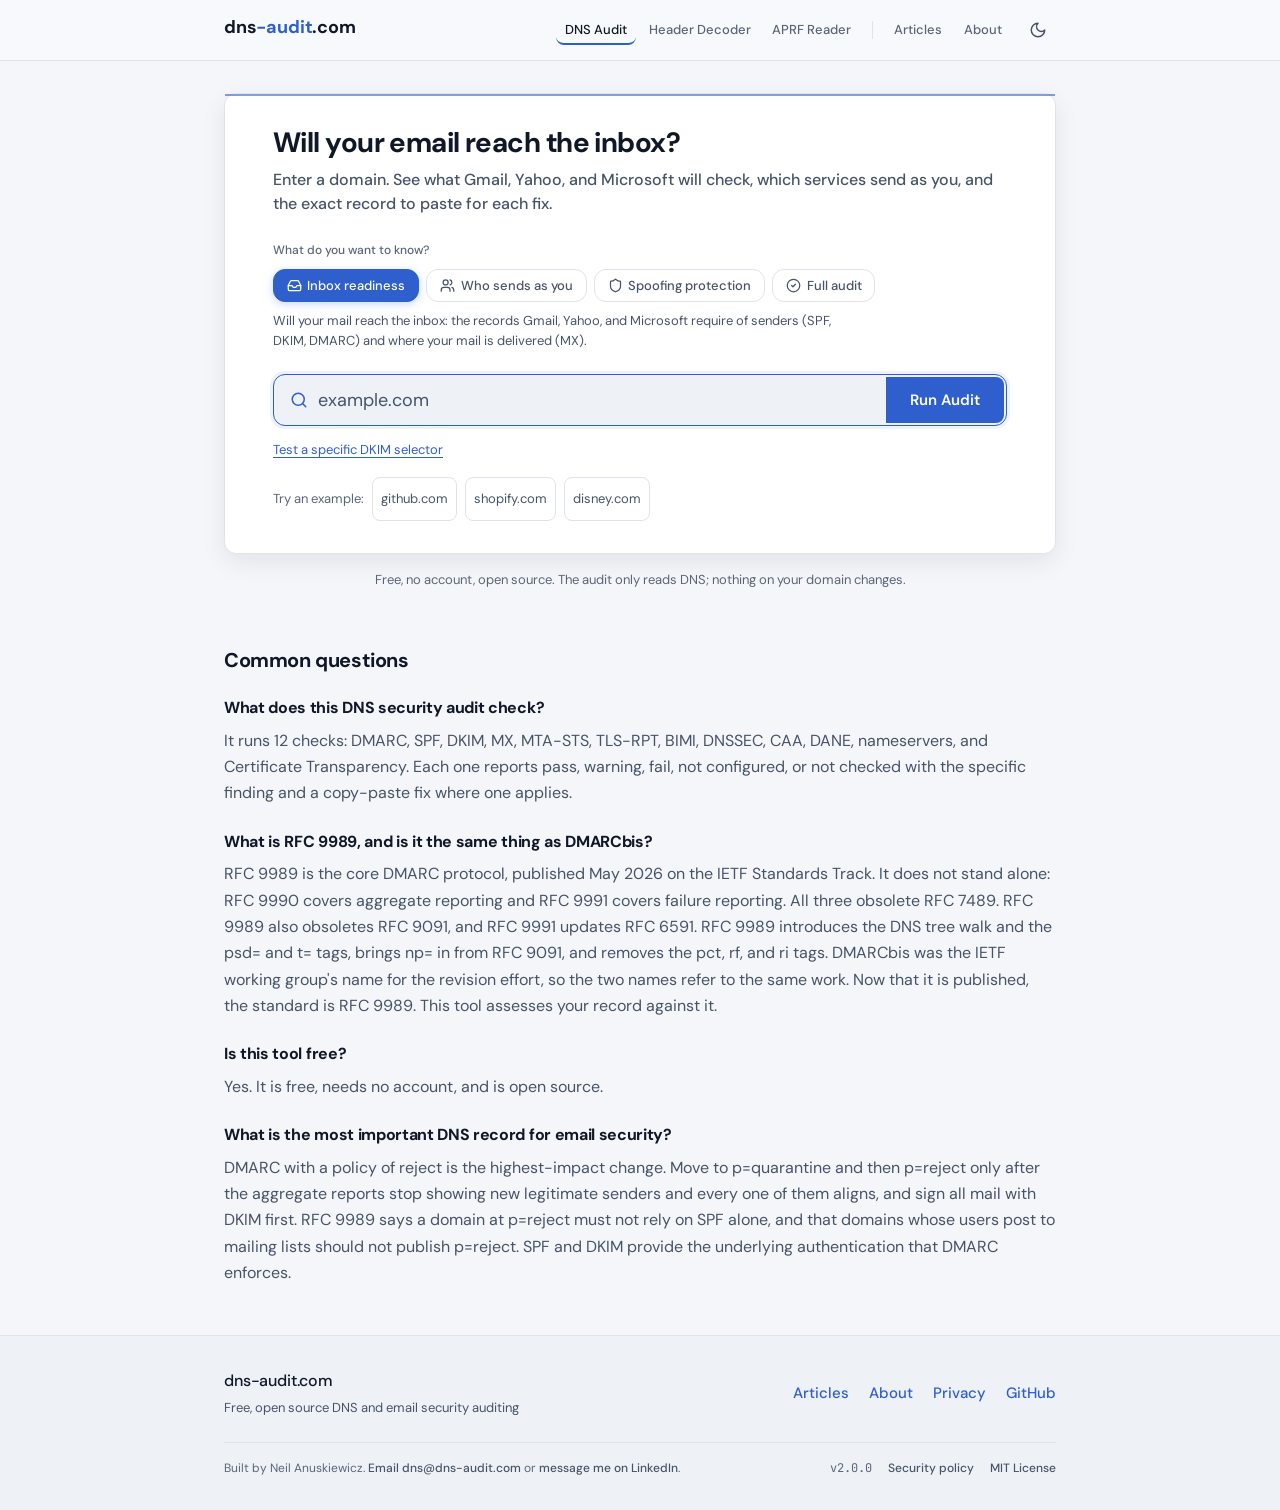
<file: static/index.html>
<!DOCTYPE html>
<html lang="en">
<head>
    <meta charset="UTF-8">
    <meta name="viewport" content="width=device-width, initial-scale=1.0">
    <title>Free DNS and email security audit | dns-audit.com</title>
    <meta name="description" content="DNS and email security audit. Twelve checks covering DMARC, SPF, DKIM, MX, MTA-STS, TLS-RPT, BIMI, DNSSEC, CAA, DANE, nameservers, and Certificate Transparency, with findings and copy-paste fixes.">
    <meta name="keywords" content="DNS audit, DMARC check, SPF validator, DKIM checker, email security, MTA-STS, BIMI, DNSSEC, domain security">
    <meta name="author" content="Neil Anuskiewicz">
    <meta property="og:type" content="website">
    <meta property="og:site_name" content="dns-audit.com">
    <meta property="og:url" content="https://dns-audit.com/">
    <meta property="og:title" content="Free DNS and email security audit | dns-audit.com">
    <meta property="og:description" content="DNS and email security audit. Twelve checks covering DMARC, SPF, DKIM, MX, MTA-STS, TLS-RPT, BIMI, DNSSEC, CAA, DANE, nameservers, and Certificate Transparency, with findings and copy-paste fixes.">
    <meta property="og:image" content="https://dns-audit.com/static/og-card.png?v=1">
    <meta property="og:image:width" content="1200">
    <meta property="og:image:height" content="630">
    <meta property="og:image:alt" content="dns-audit.com: free DNS and email security audit">
    <meta name="twitter:card" content="summary_large_image">
    <meta name="twitter:image" content="https://dns-audit.com/static/og-card.png?v=1">
    <meta name="twitter:title" content="Free DNS and email security audit | dns-audit.com">
    <meta name="twitter:description" content="DNS and email security audit. Twelve checks covering DMARC, SPF, DKIM, MX, MTA-STS, TLS-RPT, BIMI, DNSSEC, CAA, DANE, nameservers, and Certificate Transparency, with findings and copy-paste fixes.">
    <link rel="canonical" href="https://dns-audit.com/">
    <link rel="icon" type="image/svg+xml" href="/static/favicon.svg">
    <link rel="apple-touch-icon" sizes="180x180" href="/static/apple-touch-icon.png">
    <link rel="icon" type="image/png" sizes="32x32" href="/static/favicon-32.png">
    <link rel="preload" href="/static/fonts/dm-sans-normal-latin.woff2" as="font" type="font/woff2" crossorigin>
    <link rel="preload" href="/static/fonts/jetbrains-mono-latin.woff2" as="font" type="font/woff2" crossorigin>
    <link rel="stylesheet" href="/static/style.css?v=d9783b4c5c">
    <script src="/static/theme.js?v=d9783b4c5c"></script>
    <script type="application/ld+json">
    {
        "@context": "https://schema.org",
        "@type": "WebApplication",
        "name": "dns-audit.com",
        "url": "https://dns-audit.com",
        "description": "DNS and email security audit. Twelve checks covering DMARC, SPF, DKIM, MX, MTA-STS, TLS-RPT, BIMI, DNSSEC, CAA, DANE, nameservers, and Certificate Transparency, with findings and copy-paste fixes.",
        "applicationCategory": "SecurityApplication",
        "operatingSystem": "Any",
        "offers": {
            "@type": "Offer",
            "price": "0",
            "priceCurrency": "USD"
        }
    }
    </script>
    <script type="application/ld+json">
    {
        "@context": "https://schema.org",
        "@type": "FAQPage",
        "mainEntity": [
            {
                "@type": "Question",
                "name": "What does this DNS security audit check?",
                "acceptedAnswer": {
                    "@type": "Answer",
                    "text": "It runs 12 checks: DMARC, SPF, DKIM, MX, MTA-STS, TLS-RPT, BIMI, DNSSEC, CAA, DANE, nameservers, and Certificate Transparency. Each one reports pass, warning, fail, not configured, or not checked with the specific finding and a copy-paste fix where one applies."
                }
            },
            {
                "@type": "Question",
                "name": "What is RFC 9989, and is it the same thing as DMARCbis?",
                "acceptedAnswer": {
                    "@type": "Answer",
                    "text": "RFC 9989 is the core DMARC protocol, published May 2026 on the IETF Standards Track. It does not stand alone: RFC 9990 covers aggregate reporting and RFC 9991 covers failure reporting. All three obsolete RFC 7489. RFC 9989 also obsoletes RFC 9091, and RFC 9991 updates RFC 6591. RFC 9989 introduces the DNS tree walk and the psd= and t= tags, brings np= in from RFC 9091, and removes the pct, rf, and ri tags. DMARCbis was the IETF working group's name for the revision effort, so the two names refer to the same work. Now that it is published, the standard is RFC 9989. This tool assesses your record against it."
                }
            },
            {
                "@type": "Question",
                "name": "Is this tool free?",
                "acceptedAnswer": {
                    "@type": "Answer",
                    "text": "Yes. It is free, needs no account, and is open source."
                }
            },
            {
                "@type": "Question",
                "name": "What is the most important DNS record for email security?",
                "acceptedAnswer": {
                    "@type": "Answer",
                    "text": "DMARC with a policy of reject is the highest-impact change. Move to p=quarantine and then p=reject only after the aggregate reports stop showing new legitimate senders and every one of them aligns, and sign all mail with DKIM first. RFC 9989 says a domain at p=reject must not rely on SPF alone, and that domains whose users post to mailing lists should not publish p=reject. SPF and DKIM provide the underlying authentication that DMARC enforces."
                }
            }
        ]
    }
    </script>
    <script type="application/ld+json">
    {
        "@context": "https://schema.org",
        "@type": "WebPage",
        "speakable": {
            "@type": "SpeakableSpecification",
            "cssSelector": [".audit-title", ".audit-subtitle"]
        }
    }
    </script>
    <script type="application/ld+json">
    {
        "@context": "https://schema.org",
        "@type": "DefinedTermSet",
        "name": "Email Security Protocols",
        "hasDefinedTerm": [
            {
                "@type": "DefinedTerm",
                "name": "DMARC",
                "description": "Domain-based Message Authentication, Reporting, and Conformance. A DNS-based email authentication policy protocol defined in RFC 9989, which obsoletes RFC 7489."
            },
            {
                "@type": "DefinedTerm",
                "name": "SPF",
                "description": "Sender Policy Framework. A DNS record that lists the hosts allowed to send mail using a domain in the SMTP MAIL FROM (envelope sender) and HELO identities, defined in RFC 7208."
            },
            {
                "@type": "DefinedTerm",
                "name": "DKIM",
                "description": "DomainKeys Identified Mail. A cryptographic email signing standard that allows receivers to verify message integrity, defined in RFC 6376."
            }
        ]
    }
    </script>
    <script type="application/ld+json">
    {
        "@context": "https://schema.org",
        "@type": "WebSite",
        "@id": "https://dns-audit.com/#website",
        "name": "dns-audit.com",
        "url": "https://dns-audit.com/",
        "publisher": {
            "@id": "https://dns-audit.com/about#neil"
        }
    }
    </script>
</head>
<body>
    <a href="#main-content" class="skip-to-content">Skip to content</a>

    <header class="site-header">
        <div class="container header-inner">
            <a href="/" class="logo"><span class="logo-text">dns<span class="logo-accent">-audit</span>.com</span></a>
            <div class="header-right">
                <nav class="site-nav" aria-label="Main navigation">
                    <a href="https://dns-audit.com/" class="nav-link nav-link-active" aria-current="page" aria-label="DNS Audit"><span class="nav-long">DNS Audit</span><span class="nav-short">Audit</span></a>
                    <a href="https://headers.dns-audit.com/" class="nav-link" rel="noopener" aria-label="Header Decoder"><span class="nav-long">Header Decoder</span><span class="nav-short">Headers</span></a>
                    <a href="https://aprf.dns-audit.com/" class="nav-link" rel="noopener" aria-label="APRF Reader"><span class="nav-long">APRF Reader</span><span class="nav-short">APRF</span></a>
                    <span class="nav-sep" aria-hidden="true"></span>
                    <a href="https://dns-audit.com/articles/" class="nav-link">Articles</a>
                    <a href="https://dns-audit.com/about" class="nav-link">About</a>
                    <button type="button" class="theme-toggle" id="theme-toggle" aria-label="Switch theme" title="Switch theme">
                        <svg class="theme-icon-sun" viewBox="0 0 24 24" fill="none" stroke="currentColor" stroke-width="2" stroke-linecap="round" stroke-linejoin="round" aria-hidden="true"><circle cx="12" cy="12" r="4"/><path d="M12 2v2M12 20v2M4.93 4.93l1.41 1.41M17.66 17.66l1.41 1.41M2 12h2M20 12h2M6.34 17.66l-1.41 1.41M19.07 4.93l-1.41 1.41"/></svg>
                        <svg class="theme-icon-moon" viewBox="0 0 24 24" fill="none" stroke="currentColor" stroke-width="2" stroke-linecap="round" stroke-linejoin="round" aria-hidden="true"><path d="M12 3a6 6 0 0 0 9 9 9 9 0 1 1-9-9Z"/></svg>
                    </button>
                </nav>
            </div>
        </div>
    </header>

    <main class="container" id="main-content">
        <section class="audit-input-section">
            <div class="audit-input-card">
                <h1 class="audit-title">Will your email reach the inbox?</h1>
                <p class="audit-subtitle">Enter a domain. See what Gmail, Yahoo, and Microsoft will check, which services send as you, and the exact record to paste for each fix.</p>
                <div class="scope-selector" id="scope-selector" role="radiogroup" aria-label="Audit scope selection">
                    <div class="scope-label">What do you want to know?</div>
                    <div class="scope-options">
                        <button type="button" class="scope-btn active" data-scope="deliverability" role="radio" aria-checked="true" tabindex="0" title="Will your mail reach the inbox: the records Gmail, Yahoo, and Microsoft require of senders (SPF, DKIM, DMARC) and where your mail is delivered (MX).">
                            <svg viewBox="0 0 24 24" fill="none" stroke="currentColor" stroke-width="2" stroke-linecap="round" stroke-linejoin="round" width="15" height="15" aria-hidden="true"><path d="M22 12h-6l-2 3h-4l-2-3H2"/><path d="M5.45 5.11 2 12v6a2 2 0 0 0 2 2h16a2 2 0 0 0 2-2v-6l-3.45-6.89A2 2 0 0 0 16.76 4H7.24a2 2 0 0 0-1.79 1.11z"/></svg>
                            <span>Inbox readiness</span>
                        </button>
                        <button type="button" class="scope-btn" data-scope="senders" role="radio" aria-checked="false" tabindex="-1" title="Every service that sends mail as your domain, found from its SPF, DKIM, DMARC, and MX records, and whether each one is set up to pass.">
                            <svg viewBox="0 0 24 24" fill="none" stroke="currentColor" stroke-width="2" stroke-linecap="round" stroke-linejoin="round" width="15" height="15" aria-hidden="true"><path d="M16 21v-2a4 4 0 0 0-4-4H6a4 4 0 0 0-4 4v2"/><circle cx="9" cy="7" r="4"/><path d="M22 21v-2a4 4 0 0 0-3-3.87"/><path d="M16 3.13a4 4 0 0 1 0 7.75"/></svg>
                            <span>Who sends as you</span>
                        </button>
                        <button type="button" class="scope-btn" data-scope="email_security" role="radio" aria-checked="false" tabindex="-1" title="Can someone send mail that fakes your domain, and the path to p=reject: DMARC, SPF, DKIM, MX, MTA-STS, TLS-RPT, DANE, and BIMI.">
                            <svg viewBox="0 0 24 24" fill="none" stroke="currentColor" stroke-width="2" stroke-linecap="round" stroke-linejoin="round" width="15" height="15" aria-hidden="true"><path d="M20 13c0 5-3.5 7.5-7.66 8.95a1 1 0 0 1-.67-.01C7.5 20.5 4 18 4 13V6a1 1 0 0 1 1-1c2 0 4.5-1.2 6.24-2.72a1.17 1.17 0 0 1 1.52 0C14.51 3.81 17 5 19 5a1 1 0 0 1 1 1z"/></svg>
                            <span>Spoofing protection</span>
                        </button>
                        <button type="button" class="scope-btn" data-scope="complete" role="radio" aria-checked="false" tabindex="-1" title="Every check: DMARC, SPF, DKIM, MX, MTA-STS, TLS-RPT, BIMI, DNSSEC, CAA, DANE, nameservers, and Certificate Transparency.">
                            <svg viewBox="0 0 24 24" fill="none" stroke="currentColor" stroke-width="2" stroke-linecap="round" stroke-linejoin="round" width="15" height="15" aria-hidden="true"><circle cx="12" cy="12" r="10"/><path d="m9 12 2 2 4-4"/></svg>
                            <span>Full audit</span>
                        </button>
                    </div>
                    <p class="scope-desc" id="scope-desc" aria-live="polite"></p>
                </div>
                <form id="audit-form" class="audit-form" autocomplete="off">
                    <div class="input-row input-unified">
                        <div class="input-wrapper">
                            <svg class="input-icon" viewBox="0 0 24 24" fill="none" stroke="currentColor" stroke-width="2" stroke-linecap="round" stroke-linejoin="round" aria-hidden="true">
                                <circle cx="11" cy="11" r="8"/><path d="m21 21-4.3-4.3"/>
                            </svg>
                            <span class="domain-input-wrap"><input type="text" id="domain-input" class="domain-input" placeholder="example.com" autocomplete="off" autocapitalize="none" autocorrect="off" inputmode="url" spellcheck="false" required autofocus aria-label="Domain or subdomain to audit"></span>
                            <button type="submit" id="audit-btn" class="audit-btn">
                                <span class="btn-text">Run Audit</span>
                                <span class="btn-loading">
                                    <svg class="spinner" viewBox="0 0 24 24" aria-hidden="true"><circle cx="12" cy="12" r="10" stroke="currentColor" stroke-width="3" fill="none" stroke-dasharray="31.4 31.4" stroke-linecap="round"/></svg>
                                    Auditing...
                                </span>
                            </button>
                        </div>
                    </div>
                    <div class="selector-toggle-row">
                        <button type="button" class="selector-toggle" id="selector-toggle" aria-expanded="false" aria-controls="selector-field">Test a specific DKIM selector</button>
                        <div class="selector-field" id="selector-field">
                            <input type="text" id="selector-input" class="domain-input selector-input" placeholder="e.g. google, s1, selector1" autocomplete="off" spellcheck="false" title="The s= value from a DKIM-Signature email header" aria-label="DKIM selector">
                        </div>
                    </div>
                </form>
                <p class="try-examples" id="try-examples">Try an example:
                    <button type="button" class="try-example" data-example="github.com">github.com</button>
                    <button type="button" class="try-example" data-example="shopify.com">shopify.com</button>
                    <button type="button" class="try-example" data-example="disney.com">disney.com</button>
                </p>
            </div>
            <p class="audit-foot">Free, no account, open source. The audit only reads DNS; nothing on your domain changes.</p>
        </section>

        <div id="loading-section" class="loading-section">
            <div class="loading-card">
                <div class="loading-bar-track" role="progressbar" aria-valuenow="0" aria-valuemin="0" aria-valuemax="100" aria-label="Audit progress">
                    <div class="loading-bar-fill" id="loading-bar"></div>
                </div>
                <div class="loading-status" id="loading-status" aria-live="polite">Resolving DNS records...</div>
            </div>
        </div>

        <section id="results-section" class="results-section">
            <div class="domain-banner" id="domain-banner">
                <div class="domain-banner-left">
                    <h1 class="domain-name" id="result-domain">Audit results</h1>
                    <div class="audit-timestamp" id="result-timestamp"></div>
                </div>
                <div class="banner-actions">
                    <button type="button" class="share-btn pdf-btn" id="pdf-btn" title="Download the PDF report" aria-label="Download the PDF report">
                        <svg viewBox="0 0 24 24" fill="none" stroke="currentColor" stroke-width="2" stroke-linecap="round" stroke-linejoin="round" width="16" height="16" aria-hidden="true">
                            <path d="M14 2H6a2 2 0 0 0-2 2v16a2 2 0 0 0 2 2h12a2 2 0 0 0 2-2V8z"/><polyline points="14 2 14 8 20 8"/><line x1="16" y1="13" x2="8" y2="13"/><line x1="16" y1="17" x2="8" y2="17"/><polyline points="10 9 9 9 8 9"/>
                        </svg>
                        <span>PDF Report</span>
                    </button>
                    <button type="button" class="share-btn" id="pdf-full-btn" title="Download the PDF with its technical appendix" aria-label="Download the full PDF report with its technical appendix">
                        <svg viewBox="0 0 24 24" fill="none" stroke="currentColor" stroke-width="2" stroke-linecap="round" stroke-linejoin="round" width="16" height="16" aria-hidden="true">
                            <path d="M21 15v4a2 2 0 0 1-2 2H5a2 2 0 0 1-2-2v-4"/><polyline points="7 10 12 15 17 10"/><line x1="12" y1="15" x2="12" y2="3"/>
                        </svg>
                        <span>Full report</span>
                    </button>
                    <button type="button" class="share-btn" id="share-btn" title="Copy shareable link" aria-label="Share audit results">
                        <svg viewBox="0 0 24 24" fill="none" stroke="currentColor" stroke-width="2" stroke-linecap="round" stroke-linejoin="round" width="16" height="16" aria-hidden="true">
                            <path d="M10 13a5 5 0 0 0 7.54.54l3-3a5 5 0 0 0-7.07-7.07l-1.72 1.71"/>
                            <path d="M14 11a5 5 0 0 0-7.54-.54l-3 3a5 5 0 0 0 7.07 7.07l1.71-1.71"/>
                        </svg>
                        <span>Share</span>
                    </button>
                </div>
            </div>
            <div id="executive-summary-slot"></div>
            <div id="recheck-slot"></div>
            <div id="sender-map-slot"></div>
            <div class="priority-section" id="priority-section">
                <h2 class="priority-header">
                    <span>What to do</span>
                    <span class="priority-summary" id="priority-summary"></span>
                </h2>
                <div class="priority-list" id="priority-list"></div>
            </div>
            <p class="results-contact-note is-hidden" id="results-contact-note"></p>
            <div id="requirements-slot"></div>
            <div class="anomalies-section is-hidden" id="anomalies-section">
                <h3 class="anomalies-header">
                    <svg viewBox="0 0 24 24" fill="none" stroke="currentColor" stroke-width="2" stroke-linecap="round" stroke-linejoin="round" width="18" height="18" aria-hidden="true">
                        <circle cx="12" cy="12" r="10"/><line x1="12" y1="8" x2="12" y2="12"/><line x1="12" y1="16" x2="12.01" y2="16"/>
                    </svg>
                    <span>What's unusual</span>
                </h3>
                <div class="anomalies-list" id="anomalies-list"></div>
            </div>
            <section class="tech-section" id="technical-section" aria-labelledby="results-heading">
            <h2 class="results-label tech-heading" id="results-heading">
                <button type="button" class="tech-toggle" id="tech-toggle" aria-expanded="false" aria-controls="technical-body">
                    <span id="tech-toggle-label">Show all checks</span>
                    <svg class="icon tech-chevron" viewBox="0 0 16 16" width="16" height="16" fill="none" stroke="currentColor" stroke-width="1.75" stroke-linecap="round" stroke-linejoin="round" aria-hidden="true"><path d="M4 6l4 4 4-4"/></svg>
                </button>
            </h2>
            <div class="tech-body is-hidden" id="technical-body">
            <div class="results-toolbar">
                <div class="results-toolbar-actions">
                    <button type="button" class="copy-all-btn" id="copy-all-btn" title="Copy all DNS records to clipboard" aria-label="Copy all DNS records to clipboard">
                        <svg viewBox="0 0 24 24" fill="none" stroke="currentColor" stroke-width="2" stroke-linecap="round" stroke-linejoin="round" width="14" height="14" aria-hidden="true">
                            <rect width="14" height="14" x="8" y="8" rx="2" ry="2"/><path d="M4 16c-1.1 0-2-.9-2-2V4c0-1.1.9-2 2-2h10c1.1 0 2 .9 2 2"/>
                        </svg>
                        <span>Copy All Records</span>
                    </button>
                    <button type="button" class="toggle-all-btn" id="toggle-all-btn" title="Expand or collapse all results">
                        <svg viewBox="0 0 24 24" fill="none" stroke="currentColor" stroke-width="2" stroke-linecap="round" stroke-linejoin="round" width="14" height="14" aria-hidden="true">
                            <polyline points="15 3 21 3 21 9"/><polyline points="9 21 3 21 3 15"/><line x1="21" y1="3" x2="14" y2="10"/><line x1="3" y1="21" x2="10" y2="14"/>
                        </svg>
                        <span>Expand All</span>
                    </button>
                </div>
            </div>
            <div class="summary-grid" id="summary-grid" role="group" aria-label="Checks by status">
                <div class="summary-card pass-card">
                    <div class="summary-label">Pass</div>
                    <div class="summary-value pass-value" id="summary-pass">0</div>
                </div>
                <div class="summary-card warn-card">
                    <div class="summary-label">Could be stronger</div>
                    <div class="summary-value warn-value" id="summary-warn">0</div>
                </div>
                <div class="summary-card fail-card">
                    <div class="summary-label">Needs fixing</div>
                    <div class="summary-value fail-value" id="summary-fail">0</div>
                </div>
                <div class="summary-card absent-card">
                    <div class="summary-label">Optional, not set up</div>
                    <div class="summary-value absent-value" id="summary-absent">0</div>
                </div>
                <div class="summary-card na-card is-hidden" id="summary-na-card">
                    <div class="summary-label">Does not apply</div>
                    <div class="summary-value na-value" id="summary-na">0</div>
                </div>
                <div class="summary-card unavailable-card is-hidden" id="summary-unavailable-card">
                    <div class="summary-label">Not checked</div>
                    <div class="summary-value unavailable-value" id="summary-unavailable">0</div>
                </div>
            </div>
            <div id="tech-summary-slot"></div>
            <div class="results-list" id="results-list"></div>
            <div class="draft-standards-section is-hidden" id="draft-standards-section">
                <h2 class="results-label">Draft standards</h2>
                <div class="results-list" id="draft-standards-list"></div>
            </div>
            </div>
            </section>
            <div class="services-section is-hidden" id="services-section">
                <h2 class="results-label services-heading">
                    <button type="button" class="services-toggle" id="services-toggle" aria-expanded="false" aria-controls="services-body">
                        <span>Services found in your DNS</span>
                        <svg class="icon services-chevron" viewBox="0 0 16 16" width="16" height="16" fill="none" stroke="currentColor" stroke-width="1.75" stroke-linecap="round" stroke-linejoin="round" aria-hidden="true"><path d="M4 6l4 4 4-4"/></svg>
                    </button>
                </h2>
                <div class="services-body is-hidden" id="services-body">
                    <div class="vendors-section" id="vendors-section">
                        <h3 class="services-sub">Email services (detected from DNS records)</h3>
                        <div class="vendors-grid" id="vendors-grid"></div>
                    </div>
                    <div class="pi-section is-hidden" id="provider-intelligence-section">
                        <h3 class="services-sub">Your email platform</h3>
                        <div id="provider-intelligence-content"></div>
                    </div>
                </div>
            </div>
        </section>

        <section class="home-faq" aria-labelledby="faq-heading">
            <h2 id="faq-heading">Common questions</h2>
            <h3>What does this DNS security audit check?</h3>
            <p>It runs 12 checks: DMARC, SPF, DKIM, MX, MTA-STS, TLS-RPT, BIMI, DNSSEC, CAA, DANE, nameservers, and Certificate Transparency. Each one reports pass, warning, fail, not configured, or not checked with the specific finding and a copy-paste fix where one applies.</p>
            <h3>What is RFC 9989, and is it the same thing as DMARCbis?</h3>
            <p>RFC 9989 is the core DMARC protocol, published May 2026 on the IETF Standards Track. It does not stand alone: RFC 9990 covers aggregate reporting and RFC 9991 covers failure reporting. All three obsolete RFC 7489. RFC 9989 also obsoletes RFC 9091, and RFC 9991 updates RFC 6591. RFC 9989 introduces the DNS tree walk and the psd= and t= tags, brings np= in from RFC 9091, and removes the pct, rf, and ri tags. DMARCbis was the IETF working group's name for the revision effort, so the two names refer to the same work. Now that it is published, the standard is RFC 9989. This tool assesses your record against it.</p>
            <h3>Is this tool free?</h3>
            <p>Yes. It is free, needs no account, and is open source.</p>
            <h3>What is the most important DNS record for email security?</h3>
            <p>DMARC with a policy of reject is the highest-impact change. Move to p=quarantine and then p=reject only after the aggregate reports stop showing new legitimate senders and every one of them aligns, and sign all mail with DKIM first. RFC 9989 says a domain at p=reject must not rely on SPF alone, and that domains whose users post to mailing lists should not publish p=reject. SPF and DKIM provide the underlying authentication that DMARC enforces.</p>
        </section>
    </main>

    <footer class="site-footer">
        <div class="container">
            <div class="footer-row footer-main">
                <div class="footer-brand">
                    <div class="footer-brand-name">dns-audit.com</div>
                    <div class="footer-brand-desc">Free, open source DNS and email security auditing</div>
                </div>
                <nav class="footer-nav" aria-label="Footer">
                    <a href="https://dns-audit.com/articles/" class="footer-link">Articles</a>
                    <a href="https://dns-audit.com/about" class="footer-link">About</a>
                    <a href="https://dns-audit.com/privacy" class="footer-link">Privacy</a>
                    <a href="https://github.com/marmot7775/dns-audit" target="_blank" rel="noopener" class="footer-link">GitHub</a>
                </nav>
            </div>
            <div class="footer-row footer-meta">
                <p class="footer-attribution">Built by Neil Anuskiewicz. <a href="mailto:dns@dns-audit.com" class="footer-link">Email dns@dns-audit.com</a> or <a href="https://www.linkedin.com/in/neilanuskiewicz/" target="_blank" rel="noopener" class="footer-link">message me on LinkedIn</a>.</p>
                <div class="footer-trust">
                    <span class="footer-version">v2.0.0</span>
                    <a href="https://github.com/marmot7775/dns-audit/security/policy" target="_blank" rel="noopener" class="footer-link">Security policy</a>
                    <a href="https://github.com/marmot7775/dns-audit/blob/main/LICENSE" target="_blank" rel="noopener" class="footer-link">MIT License</a>
                </div>
            </div>
        </div>
    </footer>
    <script defer src="/static/app.js?v=d9783b4c5c"></script>
</body>
</html>
</file>
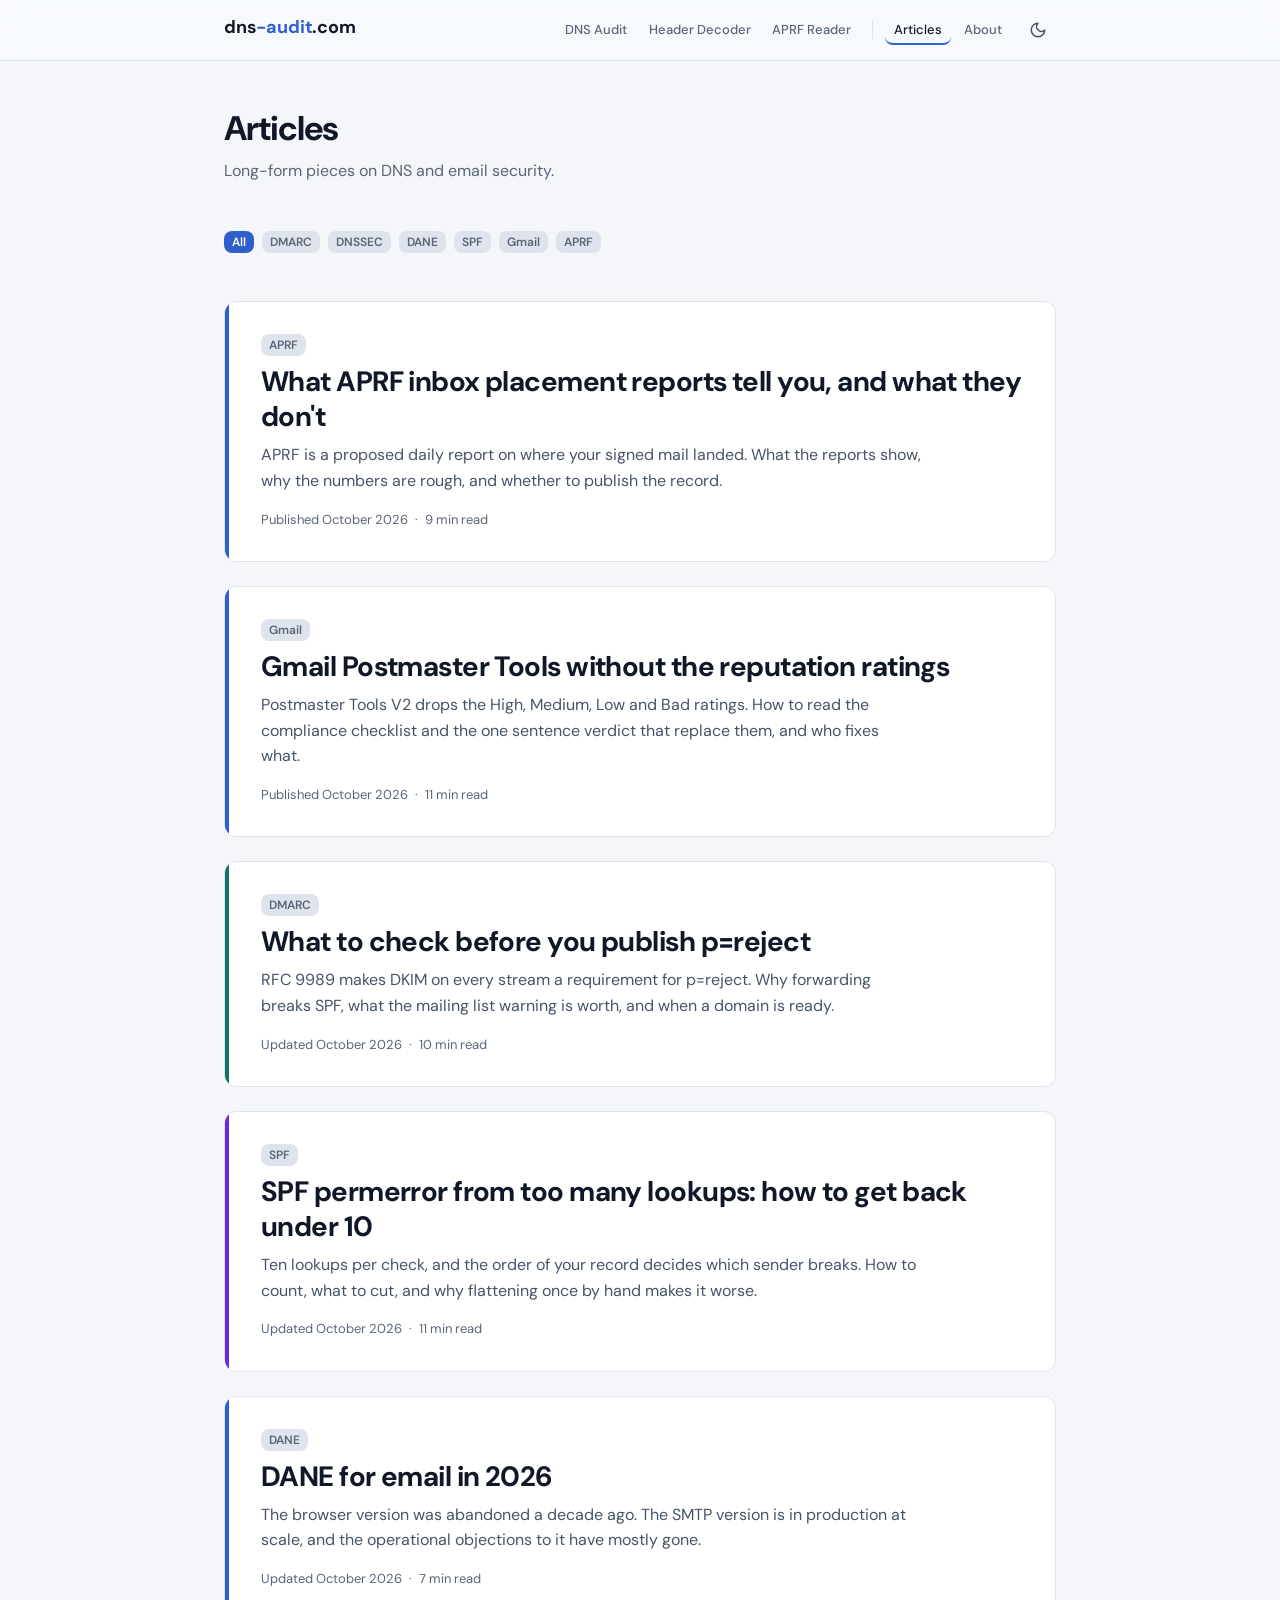
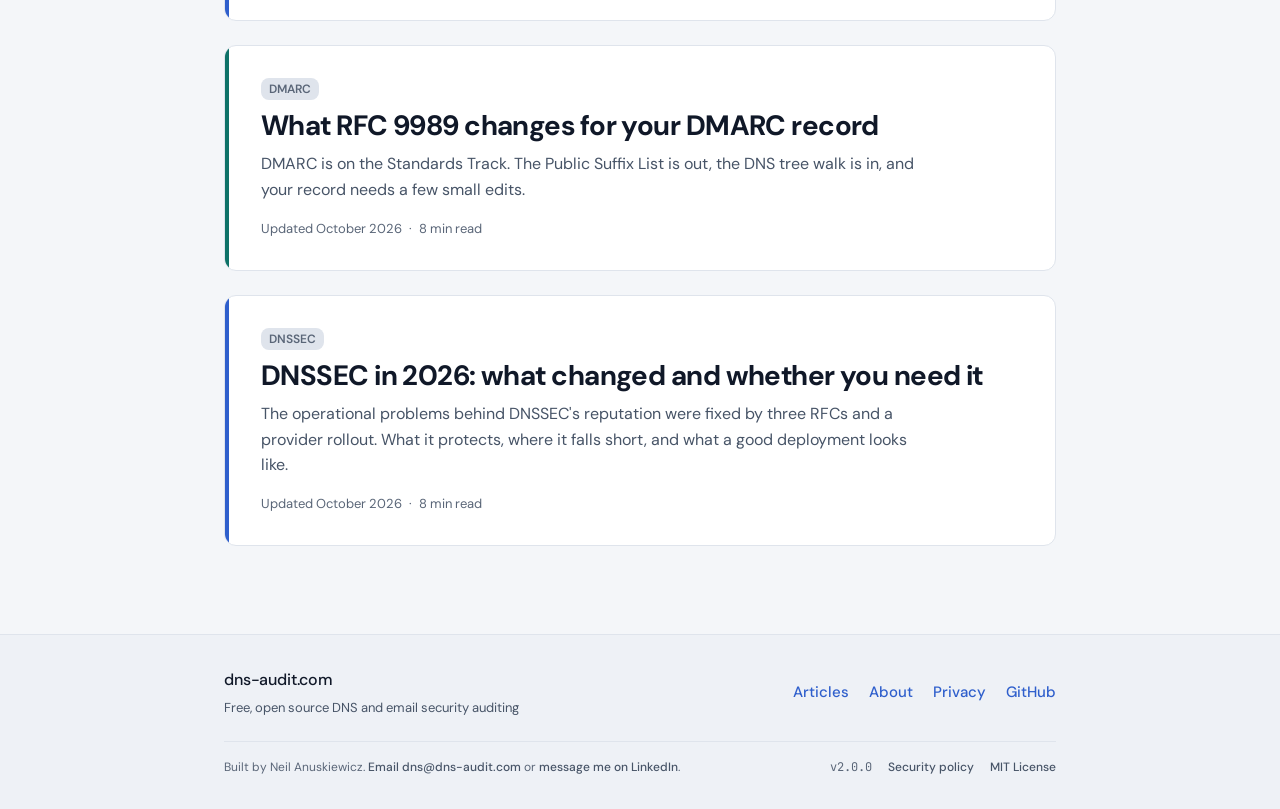
<file: static/articles/index.html>
<!DOCTYPE html>
<html lang="en">
<head>
    <meta charset="UTF-8">
    <meta name="viewport" content="width=device-width, initial-scale=1.0">
    <title>Articles | dns-audit.com</title>
    <meta name="description" content="Long-form pieces on DNS and email security by Neil Anuskiewicz.">
    <meta name="author" content="Neil Anuskiewicz">
    <meta property="og:type" content="website">
    <meta property="og:site_name" content="dns-audit.com">
    <meta property="og:url" content="https://dns-audit.com/articles/">
    <meta property="og:title" content="Articles | dns-audit.com">
    <meta property="og:description" content="Long-form pieces on DNS and email security by Neil Anuskiewicz.">
    <meta property="og:image" content="https://dns-audit.com/static/og-card.png?v=1">
    <meta property="og:image:width" content="1200">
    <meta property="og:image:height" content="630">
    <meta property="og:image:alt" content="dns-audit.com: free DNS and email security audit">
    <meta name="twitter:card" content="summary_large_image">
    <meta name="twitter:image" content="https://dns-audit.com/static/og-card.png?v=1">
    <meta name="twitter:title" content="Articles | dns-audit.com">
    <meta name="twitter:description" content="Long-form pieces on DNS and email security by Neil Anuskiewicz.">
    <link rel="canonical" href="https://dns-audit.com/articles/">
    <link rel="icon" type="image/svg+xml" href="/static/favicon.svg">
    <link rel="apple-touch-icon" sizes="180x180" href="/static/apple-touch-icon.png">
    <link rel="icon" type="image/png" sizes="32x32" href="/static/favicon-32.png">
    <link rel="preload" href="/static/fonts/dm-sans-normal-latin.woff2" as="font" type="font/woff2" crossorigin>
    <link rel="preload" href="/static/fonts/jetbrains-mono-latin.woff2" as="font" type="font/woff2" crossorigin>
    <link rel="stylesheet" href="/static/style.css?v=d9783b4c5c">
    <script src="/static/theme.js?v=d9783b4c5c"></script>
    <script type="application/ld+json">
    {
        "@context": "https://schema.org",
        "@type": "CollectionPage",
        "name": "Articles",
        "url": "https://dns-audit.com/articles/",
        "mainEntity": {
            "@type": "ItemList",
            "itemListElement": [
                {
                    "@type": "ListItem",
                    "position": 1,
                    "url": "https://dns-audit.com/articles/aprf",
                    "name": "What APRF inbox placement reports tell you, and what they don't"
                },
                {
                    "@type": "ListItem",
                    "position": 2,
                    "url": "https://dns-audit.com/articles/postmaster-tools",
                    "name": "Gmail Postmaster Tools without the reputation ratings"
                },
                {
                    "@type": "ListItem",
                    "position": 3,
                    "url": "https://dns-audit.com/articles/p-reject",
                    "name": "What to check before you publish p=reject"
                },
                {
                    "@type": "ListItem",
                    "position": 4,
                    "url": "https://dns-audit.com/articles/spf-lookups",
                    "name": "SPF permerror from too many lookups: how to get back under 10"
                },
                {
                    "@type": "ListItem",
                    "position": 5,
                    "url": "https://dns-audit.com/articles/dane",
                    "name": "DANE for email in 2026"
                },
                {
                    "@type": "ListItem",
                    "position": 6,
                    "url": "https://dns-audit.com/articles/dmarcbis",
                    "name": "What RFC 9989 changes for your DMARC record"
                },
                {
                    "@type": "ListItem",
                    "position": 7,
                    "url": "https://dns-audit.com/articles/dnssec",
                    "name": "DNSSEC in 2026: what changed and whether you need it"
                }
            ]
        }
    }
    </script>
</head>
<body>
    <a href="#main-content" class="skip-to-content">Skip to content</a>
    <header class="site-header">
        <div class="container header-inner">
            <a href="/" class="logo"><span class="logo-text">dns<span class="logo-accent">-audit</span>.com</span></a>
            <div class="header-right">
                <nav class="site-nav" aria-label="Main navigation">
                    <a href="https://dns-audit.com/" class="nav-link" aria-label="DNS Audit"><span class="nav-long">DNS Audit</span><span class="nav-short">Audit</span></a>
                    <a href="https://headers.dns-audit.com/" class="nav-link" rel="noopener" aria-label="Header Decoder"><span class="nav-long">Header Decoder</span><span class="nav-short">Headers</span></a>
                    <a href="https://aprf.dns-audit.com/" class="nav-link" rel="noopener" aria-label="APRF Reader"><span class="nav-long">APRF Reader</span><span class="nav-short">APRF</span></a>
                    <span class="nav-sep" aria-hidden="true"></span>
                    <a href="https://dns-audit.com/articles/" class="nav-link nav-link-active" aria-current="page">Articles</a>
                    <a href="https://dns-audit.com/about" class="nav-link">About</a>
                    <button type="button" class="theme-toggle" id="theme-toggle" aria-label="Switch theme" title="Switch theme">
                        <svg class="theme-icon-sun" viewBox="0 0 24 24" fill="none" stroke="currentColor" stroke-width="2" stroke-linecap="round" stroke-linejoin="round" aria-hidden="true"><circle cx="12" cy="12" r="4"/><path d="M12 2v2M12 20v2M4.93 4.93l1.41 1.41M17.66 17.66l1.41 1.41M2 12h2M20 12h2M6.34 17.66l-1.41 1.41M19.07 4.93l-1.41 1.41"/></svg>
                        <svg class="theme-icon-moon" viewBox="0 0 24 24" fill="none" stroke="currentColor" stroke-width="2" stroke-linecap="round" stroke-linejoin="round" aria-hidden="true"><path d="M12 3a6 6 0 0 0 9 9 9 9 0 1 1-9-9Z"/></svg>
                    </button>
                </nav>
            </div>
        </div>
    </header>
    <main class="articles-page" id="main-content">
        <div class="container">
            <header class="articles-header">
                <h1>Articles</h1>
                <p class="articles-intro">Long-form pieces on DNS and email security.</p>
            </header>
            <div class="articles-controls">
                <div class="articles-tag-bar" role="group" aria-label="Filter articles by tag">
                    <button type="button" class="tag tag-hit articles-filter is-active" data-filter="all" aria-pressed="true">All</button>
                    <button type="button" class="tag tag-hit articles-filter" data-filter="dmarc" aria-pressed="false">DMARC</button>
                    <button type="button" class="tag tag-hit articles-filter" data-filter="dnssec" aria-pressed="false">DNSSEC</button>
                    <button type="button" class="tag tag-hit articles-filter" data-filter="dane" aria-pressed="false">DANE</button>
                    <button type="button" class="tag tag-hit articles-filter" data-filter="spf" aria-pressed="false">SPF</button>
                    <button type="button" class="tag tag-hit articles-filter" data-filter="gmail" aria-pressed="false">Gmail</button>
                    <button type="button" class="tag tag-hit articles-filter" data-filter="aprf" aria-pressed="false">APRF</button>
                </div>
            </div>
            <div class="articles-list">
                <article class="article-card article-card-aprf" data-tags="aprf">
                    <div class="article-card-accent"></div>
                    <div class="article-card-content">
                        <div class="article-card-labels">
                            <span class="tag">APRF</span>
                        </div>
                        <h2 class="article-card-title"><a href="/articles/aprf">What APRF inbox placement reports tell you, and what they don't</a></h2>
                        <p class="article-card-description">APRF is a proposed daily report on where your signed mail landed. What the reports show, why the numbers are rough, and whether to publish the record.</p>
                        <p class="article-card-meta">
                            Published <time datetime="2026-10-09">October 2026</time>
                            <span class="article-card-meta-dot">&middot;</span>
                            9 min read
                        </p>
                    </div>
                </article>
                <article class="article-card article-card-postmaster" data-tags="gmail">
                    <div class="article-card-accent"></div>
                    <div class="article-card-content">
                        <div class="article-card-labels">
                            <span class="tag">Gmail</span>
                        </div>
                        <h2 class="article-card-title"><a href="/articles/postmaster-tools">Gmail Postmaster Tools without the reputation ratings</a></h2>
                        <p class="article-card-description">Postmaster Tools V2 drops the High, Medium, Low and Bad ratings. How to read the compliance checklist and the one sentence verdict that replace them, and who fixes what.</p>
                        <p class="article-card-meta">
                            Published <time datetime="2026-10-07">October 2026</time>
                            <span class="article-card-meta-dot">&middot;</span>
                            11 min read
                        </p>
                    </div>
                </article>
                <article class="article-card article-card-p-reject" data-tags="dmarc">
                    <div class="article-card-accent"></div>
                    <div class="article-card-content">
                        <div class="article-card-labels">
                            <span class="tag">DMARC</span>
                        </div>
                        <h2 class="article-card-title"><a href="/articles/p-reject">What to check before you publish p=reject</a></h2>
                        <p class="article-card-description">RFC 9989 makes DKIM on every stream a requirement for p=reject. Why forwarding breaks SPF, what the mailing list warning is worth, and when a domain is ready.</p>
                        <p class="article-card-meta">
                            Updated <time datetime="2026-10-01">October 2026</time>
                            <span class="article-card-meta-dot">&middot;</span>
                            10 min read
                        </p>
                    </div>
                </article>
                <article class="article-card article-card-spf" data-tags="spf">
                    <div class="article-card-accent"></div>
                    <div class="article-card-content">
                        <div class="article-card-labels">
                            <span class="tag">SPF</span>
                        </div>
                        <h2 class="article-card-title"><a href="/articles/spf-lookups">SPF permerror from too many lookups: how to get back under 10</a></h2>
                        <p class="article-card-description">Ten lookups per check, and the order of your record decides which sender breaks. How to count, what to cut, and why flattening once by hand makes it worse.</p>
                        <p class="article-card-meta">
                            Updated <time datetime="2026-10-01">October 2026</time>
                            <span class="article-card-meta-dot">&middot;</span>
                            11 min read
                        </p>
                    </div>
                </article>
                <article class="article-card article-card-dane" data-tags="dane">
                    <div class="article-card-accent"></div>
                    <div class="article-card-content">
                        <div class="article-card-labels">
                            <span class="tag">DANE</span>
                        </div>
                        <h2 class="article-card-title"><a href="/articles/dane">DANE for email in 2026</a></h2>
                        <p class="article-card-description">The browser version was abandoned a decade ago. The SMTP version is in production at scale, and the operational objections to it have mostly gone.</p>
                        <p class="article-card-meta">
                            Updated <time datetime="2026-10-01">October 2026</time>
                            <span class="article-card-meta-dot">&middot;</span>
                            7 min read
                        </p>
                    </div>
                </article>
                <article class="article-card article-card-dmarcbis" data-tags="dmarc">
                    <div class="article-card-accent"></div>
                    <div class="article-card-content">
                        <div class="article-card-labels">
                            <span class="tag">DMARC</span>
                        </div>
                        <h2 class="article-card-title"><a href="/articles/dmarcbis">What RFC 9989 changes for your DMARC record</a></h2>
                        <p class="article-card-description">DMARC is on the Standards Track. The Public Suffix List is out, the DNS tree walk is in, and your record needs a few small edits.</p>
                        <p class="article-card-meta">
                            Updated <time datetime="2026-10-01">October 2026</time>
                            <span class="article-card-meta-dot">&middot;</span>
                            8 min read
                        </p>
                    </div>
                </article>
                <article class="article-card article-card-dnssec" data-tags="dnssec">
                    <div class="article-card-accent"></div>
                    <div class="article-card-content">
                        <div class="article-card-labels">
                            <span class="tag">DNSSEC</span>
                        </div>
                        <h2 class="article-card-title"><a href="/articles/dnssec">DNSSEC in 2026: what changed and whether you need it</a></h2>
                        <p class="article-card-description">The operational problems behind DNSSEC's reputation were fixed by three RFCs and a provider rollout. What it protects, where it falls short, and what a good deployment looks like.</p>
                        <p class="article-card-meta">
                            Updated <time datetime="2026-10-01">October 2026</time>
                            <span class="article-card-meta-dot">&middot;</span>
                            8 min read
                        </p>
                    </div>
                </article>
            </div>
            <p class="articles-empty" role="status">No articles in this category yet.</p>
        </div>
    </main>
    <script src="/static/articles.js?v=d9783b4c5c" defer></script>
    <footer class="site-footer">
        <div class="container">
            <div class="footer-row footer-main">
                <div class="footer-brand">
                    <div class="footer-brand-name">dns-audit.com</div>
                    <div class="footer-brand-desc">Free, open source DNS and email security auditing</div>
                </div>
                <nav class="footer-nav" aria-label="Footer">
                    <a href="https://dns-audit.com/articles/" class="footer-link">Articles</a>
                    <a href="https://dns-audit.com/about" class="footer-link">About</a>
                    <a href="https://dns-audit.com/privacy" class="footer-link">Privacy</a>
                    <a href="https://github.com/marmot7775/dns-audit" target="_blank" rel="noopener" class="footer-link">GitHub</a>
                </nav>
            </div>
            <div class="footer-row footer-meta">
                <p class="footer-attribution">Built by Neil Anuskiewicz. <a href="mailto:dns@dns-audit.com" class="footer-link">Email dns@dns-audit.com</a> or <a href="https://www.linkedin.com/in/neilanuskiewicz/" target="_blank" rel="noopener" class="footer-link">message me on LinkedIn</a>.</p>
                <div class="footer-trust">
                    <span class="footer-version">v2.0.0</span>
                    <a href="https://github.com/marmot7775/dns-audit/security/policy" target="_blank" rel="noopener" class="footer-link">Security policy</a>
                    <a href="https://github.com/marmot7775/dns-audit/blob/main/LICENSE" target="_blank" rel="noopener" class="footer-link">MIT License</a>
                </div>
            </div>
        </div>
    </footer>
</body>
</html>
</file>
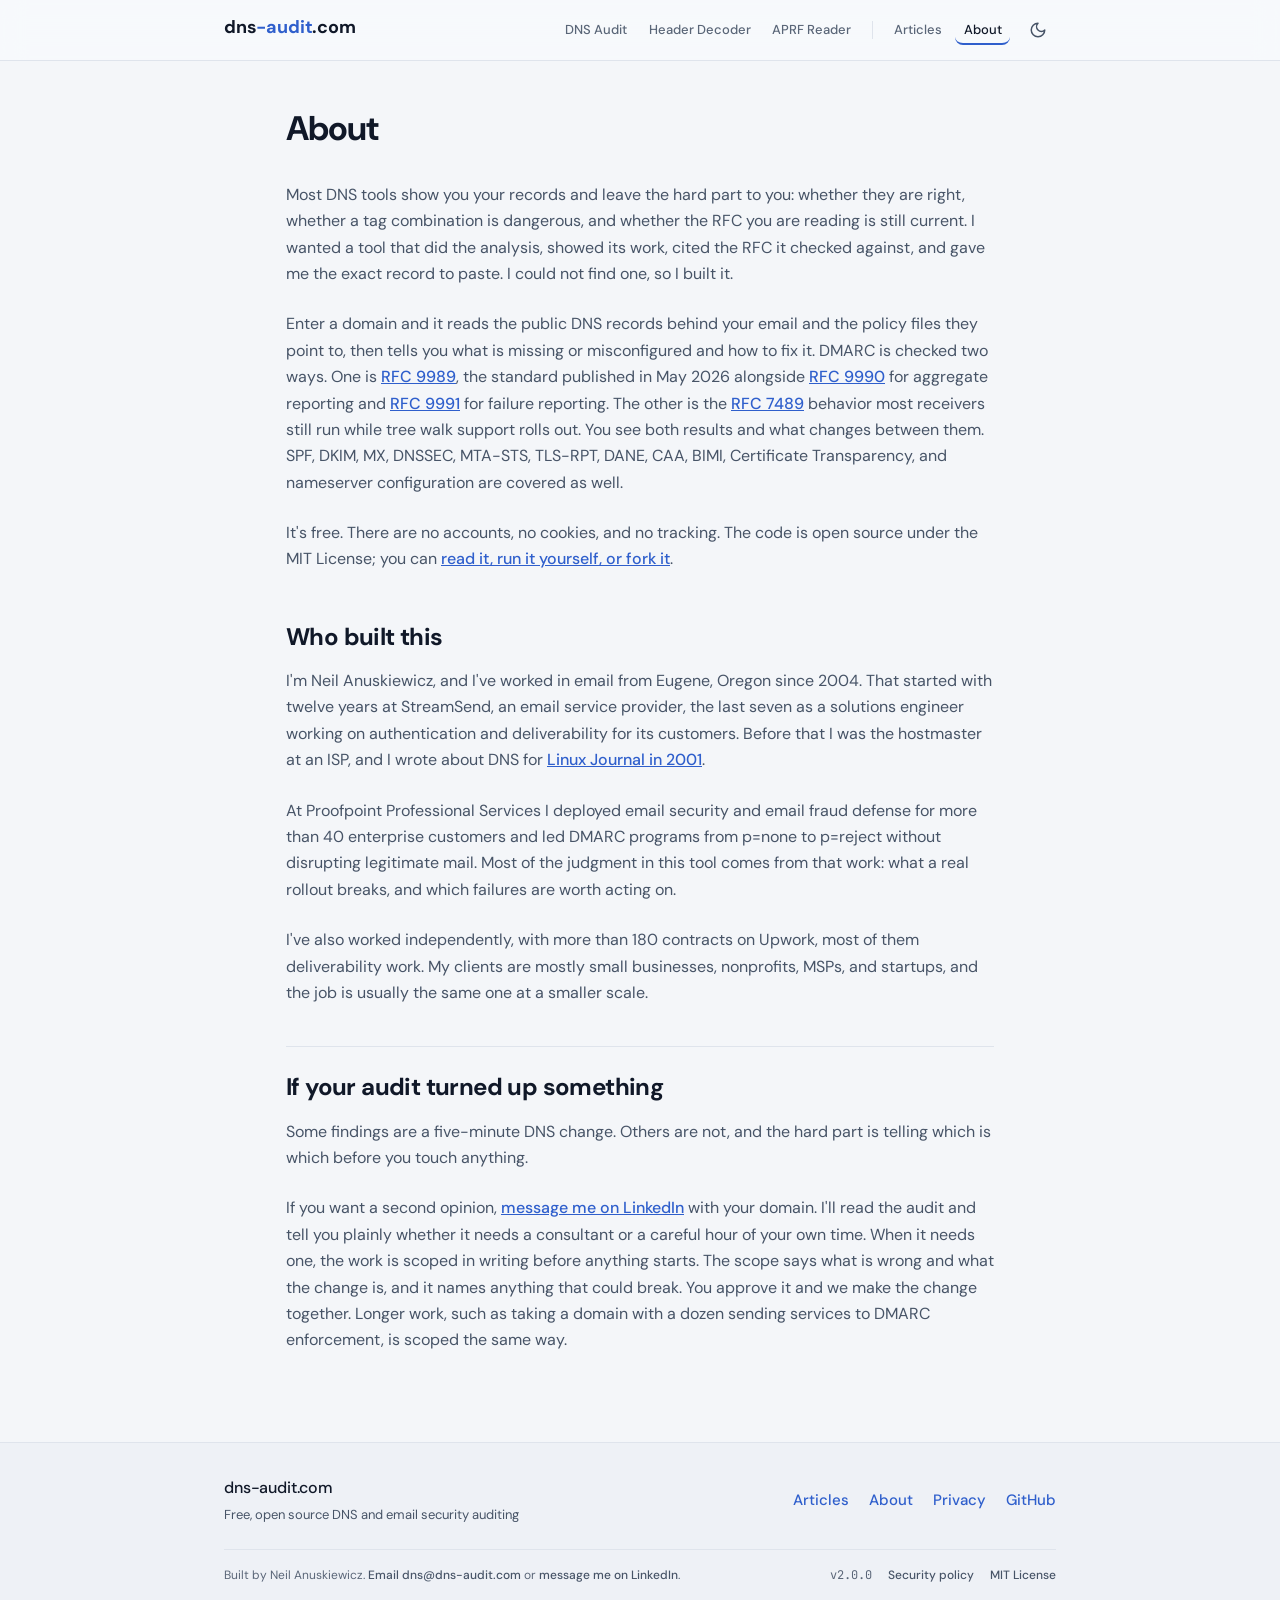
<file: static/about.html>
<!DOCTYPE html>
<html lang="en">
<head>
    <meta charset="UTF-8">
    <meta name="viewport" content="width=device-width, initial-scale=1.0">
    <title>About | dns-audit.com</title>
    <meta name="description" content="Who built dns-audit.com and why, what it checks, and how to get a second opinion on what your audit found.">
    <meta property="og:type" content="website">
    <meta property="og:site_name" content="dns-audit.com">
    <meta property="og:url" content="https://dns-audit.com/about">
    <meta property="og:title" content="About | dns-audit.com">
    <meta property="og:description" content="Who built dns-audit.com and why, what it checks, and how to get a second opinion on what your audit found.">
    <meta property="og:image" content="https://dns-audit.com/static/og-card.png?v=1">
    <meta property="og:image:width" content="1200">
    <meta property="og:image:height" content="630">
    <meta property="og:image:alt" content="dns-audit.com: free DNS and email security audit">
    <meta name="twitter:card" content="summary_large_image">
    <meta name="twitter:title" content="About | dns-audit.com">
    <meta name="twitter:description" content="Who built dns-audit.com and why, what it checks, and how to get a second opinion on what your audit found.">
    <meta name="twitter:image" content="https://dns-audit.com/static/og-card.png?v=1">
    <link rel="canonical" href="https://dns-audit.com/about">
    <link rel="icon" type="image/svg+xml" href="/static/favicon.svg">
    <link rel="apple-touch-icon" sizes="180x180" href="/static/apple-touch-icon.png">
    <link rel="icon" type="image/png" sizes="32x32" href="/static/favicon-32.png">
    <link rel="preload" href="/static/fonts/dm-sans-normal-latin.woff2" as="font" type="font/woff2" crossorigin>
    <link rel="preload" href="/static/fonts/jetbrains-mono-latin.woff2" as="font" type="font/woff2" crossorigin>
    <link rel="stylesheet" href="/static/style.css?v=d9783b4c5c">
    <script src="/static/theme.js?v=d9783b4c5c"></script>
    <script type="application/ld+json">
    {
        "@context": "https://schema.org",
        "@graph": [
            {
                "@type": "WebApplication",
                "name": "dns-audit.com",
                "url": "https://dns-audit.com",
                "applicationCategory": "SecurityApplication",
                "operatingSystem": "Web",
                "offers": { "@type": "Offer", "price": "0", "priceCurrency": "USD" },
                "author": { "@id": "https://dns-audit.com/about#neil" }
            },
            {
                "@type": "Person",
                "@id": "https://dns-audit.com/about#neil",
                "name": "Neil Anuskiewicz",
                "jobTitle": "Email Deliverability and DNS Consultant",
                "url": "https://dns-audit.com/about",
                "sameAs": [
                    "https://www.linkedin.com/in/neilanuskiewicz/",
                    "https://github.com/marmot7775"
                ]
            },
            {
                "@type": "BreadcrumbList",
                "itemListElement": [
                    {
                        "@type": "ListItem",
                        "position": 1,
                        "name": "Home",
                        "item": "https://dns-audit.com/"
                    },
                    {
                        "@type": "ListItem",
                        "position": 2,
                        "name": "About",
                        "item": "https://dns-audit.com/about"
                    }
                ]
            }
        ]
    }
    </script>
</head>
<body>
    <a href="#main-content" class="skip-to-content">Skip to content</a>
    <header class="site-header">
        <div class="container header-inner">
            <a href="/" class="logo"><span class="logo-text">dns<span class="logo-accent">-audit</span>.com</span></a>
            <div class="header-right">
                <nav class="site-nav" aria-label="Main navigation">
                    <a href="https://dns-audit.com/" class="nav-link" aria-label="DNS Audit"><span class="nav-long">DNS Audit</span><span class="nav-short">Audit</span></a>
                    <a href="https://headers.dns-audit.com/" class="nav-link" rel="noopener" aria-label="Header Decoder"><span class="nav-long">Header Decoder</span><span class="nav-short">Headers</span></a>
                    <a href="https://aprf.dns-audit.com/" class="nav-link" rel="noopener" aria-label="APRF Reader"><span class="nav-long">APRF Reader</span><span class="nav-short">APRF</span></a>
                    <span class="nav-sep" aria-hidden="true"></span>
                    <a href="https://dns-audit.com/articles/" class="nav-link">Articles</a>
                    <a href="https://dns-audit.com/about" class="nav-link nav-link-active" aria-current="page">About</a>
                    <button type="button" class="theme-toggle" id="theme-toggle" aria-label="Switch theme" title="Switch theme">
                        <svg class="theme-icon-sun" viewBox="0 0 24 24" fill="none" stroke="currentColor" stroke-width="2" stroke-linecap="round" stroke-linejoin="round" aria-hidden="true"><circle cx="12" cy="12" r="4"/><path d="M12 2v2M12 20v2M4.93 4.93l1.41 1.41M17.66 17.66l1.41 1.41M2 12h2M20 12h2M6.34 17.66l-1.41 1.41M19.07 4.93l-1.41 1.41"/></svg>
                        <svg class="theme-icon-moon" viewBox="0 0 24 24" fill="none" stroke="currentColor" stroke-width="2" stroke-linecap="round" stroke-linejoin="round" aria-hidden="true"><path d="M12 3a6 6 0 0 0 9 9 9 9 0 1 1-9-9Z"/></svg>
                    </button>
                </nav>
            </div>
        </div>
    </header>
    <main class="about-page" id="main-content">
        <h1>About</h1>
        <p>Most DNS tools show you your records and leave the hard part to you: whether they are right, whether a tag combination is dangerous, and whether the RFC you are reading is still current. I wanted a tool that did the analysis, showed its work, cited the RFC it checked against, and gave me the exact record to paste. I could not find one, so I built it.</p>
        <p>Enter a domain and it reads the public DNS records behind your email and the policy files they point to, then tells you what is missing or misconfigured and how to fix it. DMARC is checked two ways. One is <a href="https://www.rfc-editor.org/rfc/rfc9989" target="_blank" rel="noopener">RFC 9989</a>, the standard published in May 2026 alongside <a href="https://www.rfc-editor.org/rfc/rfc9990" target="_blank" rel="noopener">RFC 9990</a> for aggregate reporting and <a href="https://www.rfc-editor.org/rfc/rfc9991" target="_blank" rel="noopener">RFC 9991</a> for failure reporting. The other is the <a href="https://www.rfc-editor.org/rfc/rfc7489" target="_blank" rel="noopener">RFC 7489</a> behavior most receivers still run while tree walk support rolls out. You see both results and what changes between them. SPF, DKIM, MX, DNSSEC, MTA-STS, TLS-RPT, DANE, CAA, BIMI, Certificate Transparency, and nameserver configuration are covered as well.</p>
        <p>It's free. There are no accounts, no cookies, and no tracking. The code is open source under the MIT License; you can <a href="https://github.com/marmot7775/dns-audit" target="_blank" rel="noopener">read it, run it yourself, or fork it</a>.</p>
        <section class="dbis-section">
            <h2 id="neil">Who built this</h2>
            <p>I'm Neil Anuskiewicz, and I've worked in email from Eugene, Oregon since 2004. That started with twelve years at StreamSend, an email service provider, the last seven as a solutions engineer working on authentication and deliverability for its customers. Before that I was the hostmaster at an ISP, and I wrote about DNS for <a href="https://www.linuxjournal.com/article/4597" target="_blank" rel="noopener">Linux Journal in 2001</a>.</p>
            <p>At Proofpoint Professional Services I deployed email security and email fraud defense for more than 40 enterprise customers and led DMARC programs from p=none to p=reject without disrupting legitimate mail. Most of the judgment in this tool comes from that work: what a real rollout breaks, and which failures are worth acting on.</p>
            <p>I've also worked independently, with more than 180 contracts on Upwork, most of them deliverability work. My clients are mostly small businesses, nonprofits, MSPs, and startups, and the job is usually the same one at a smaller scale.</p>
        </section>
        <section class="dbis-section about-closing">
            <h2>If your audit turned up something</h2>
            <p>Some findings are a five-minute DNS change. Others are not, and the hard part is telling which is which before you touch anything.</p>
            <p>If you want a second opinion, <a href="https://www.linkedin.com/in/neilanuskiewicz/" target="_blank" rel="noopener">message me on LinkedIn</a> with your domain. I'll read the audit and tell you plainly whether it needs a consultant or a careful hour of your own time. When it needs one, the work is scoped in writing before anything starts. The scope says what is wrong and what the change is, and it names anything that could break. You approve it and we make the change together. Longer work, such as taking a domain with a dozen sending services to DMARC enforcement, is scoped the same way.</p>
        </section>
    </main>
    <footer class="site-footer">
        <div class="container">
            <div class="footer-row footer-main">
                <div class="footer-brand">
                    <div class="footer-brand-name">dns-audit.com</div>
                    <div class="footer-brand-desc">Free, open source DNS and email security auditing</div>
                </div>
                <nav class="footer-nav" aria-label="Footer">
                    <a href="https://dns-audit.com/articles/" class="footer-link">Articles</a>
                    <a href="https://dns-audit.com/about" class="footer-link">About</a>
                    <a href="https://dns-audit.com/privacy" class="footer-link">Privacy</a>
                    <a href="https://github.com/marmot7775/dns-audit" target="_blank" rel="noopener" class="footer-link">GitHub</a>
                </nav>
            </div>
            <div class="footer-row footer-meta">
                <p class="footer-attribution">Built by Neil Anuskiewicz. <a href="mailto:dns@dns-audit.com" class="footer-link">Email dns@dns-audit.com</a> or <a href="https://www.linkedin.com/in/neilanuskiewicz/" target="_blank" rel="noopener" class="footer-link">message me on LinkedIn</a>.</p>
                <div class="footer-trust">
                    <span class="footer-version">v2.0.0</span>
                    <a href="https://github.com/marmot7775/dns-audit/security/policy" target="_blank" rel="noopener" class="footer-link">Security policy</a>
                    <a href="https://github.com/marmot7775/dns-audit/blob/main/LICENSE" target="_blank" rel="noopener" class="footer-link">MIT License</a>
                </div>
            </div>
        </div>
    </footer>
</body>
</html>
</file>
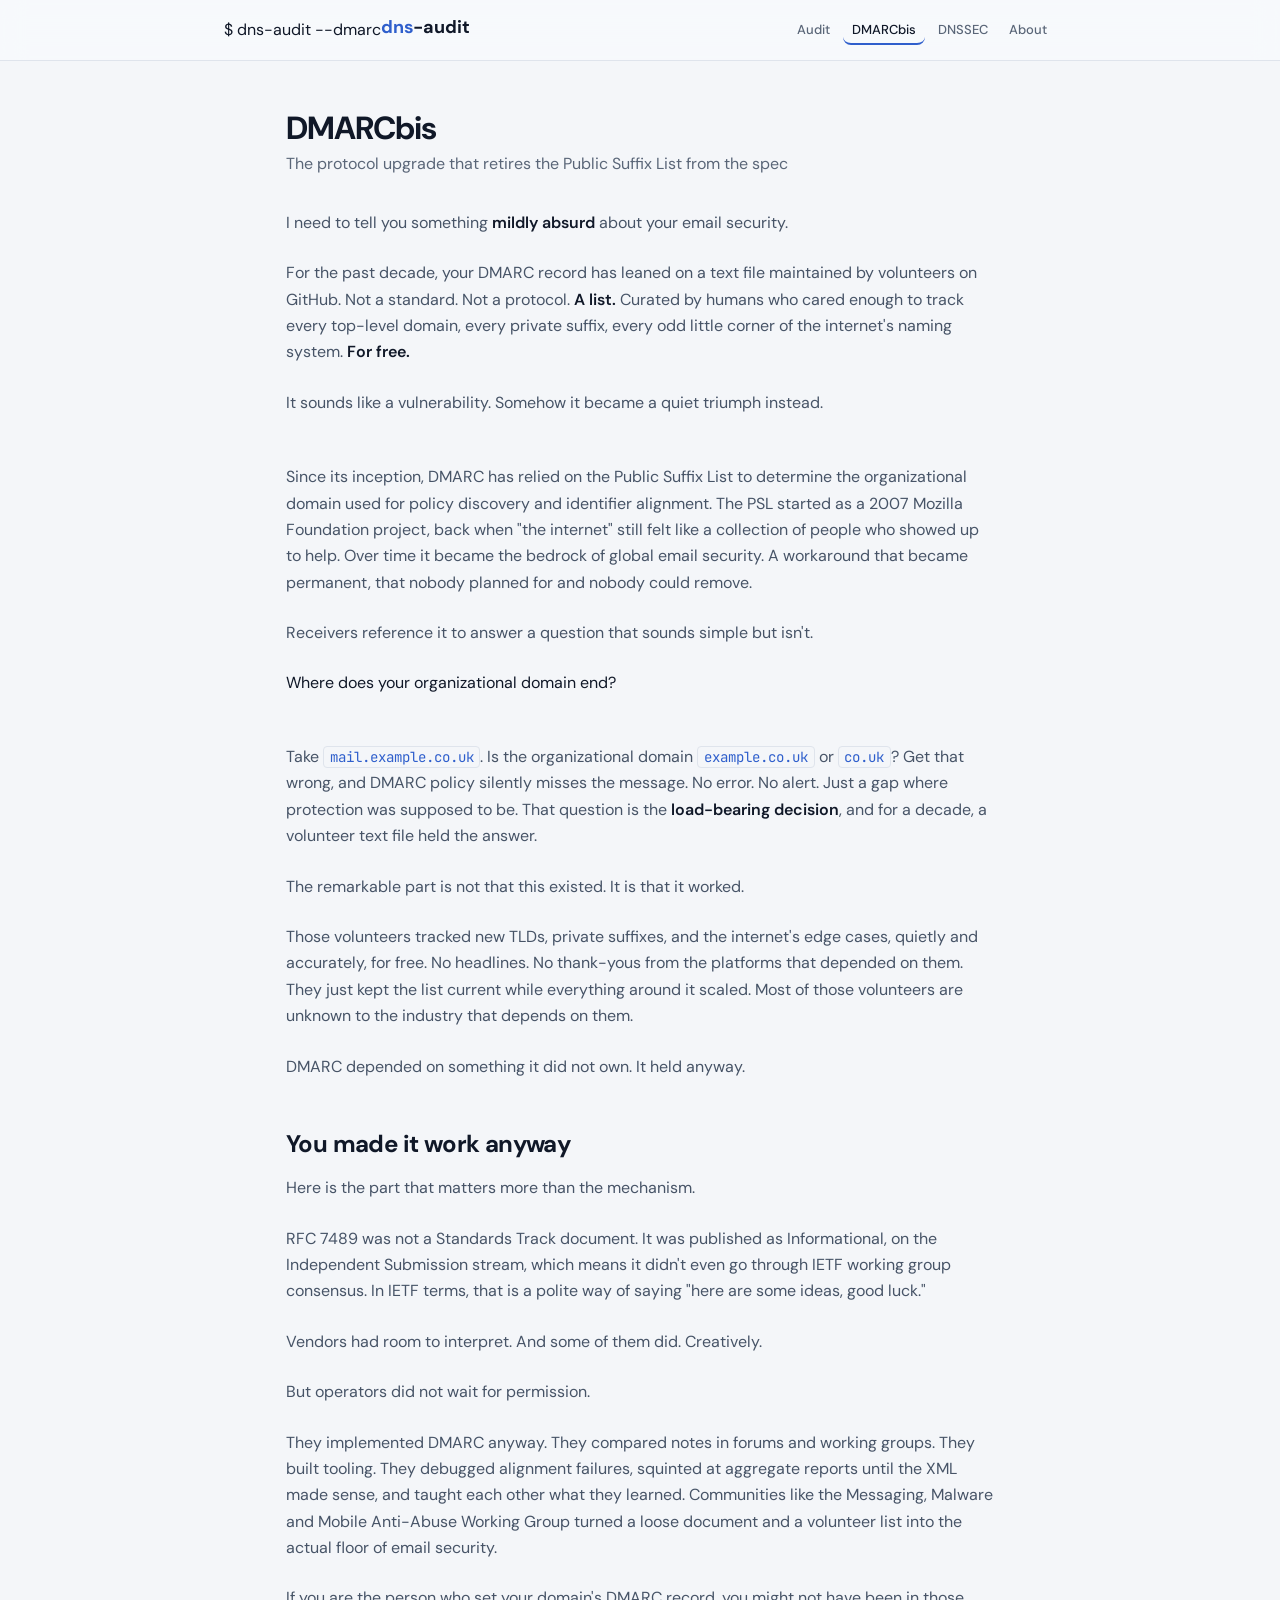
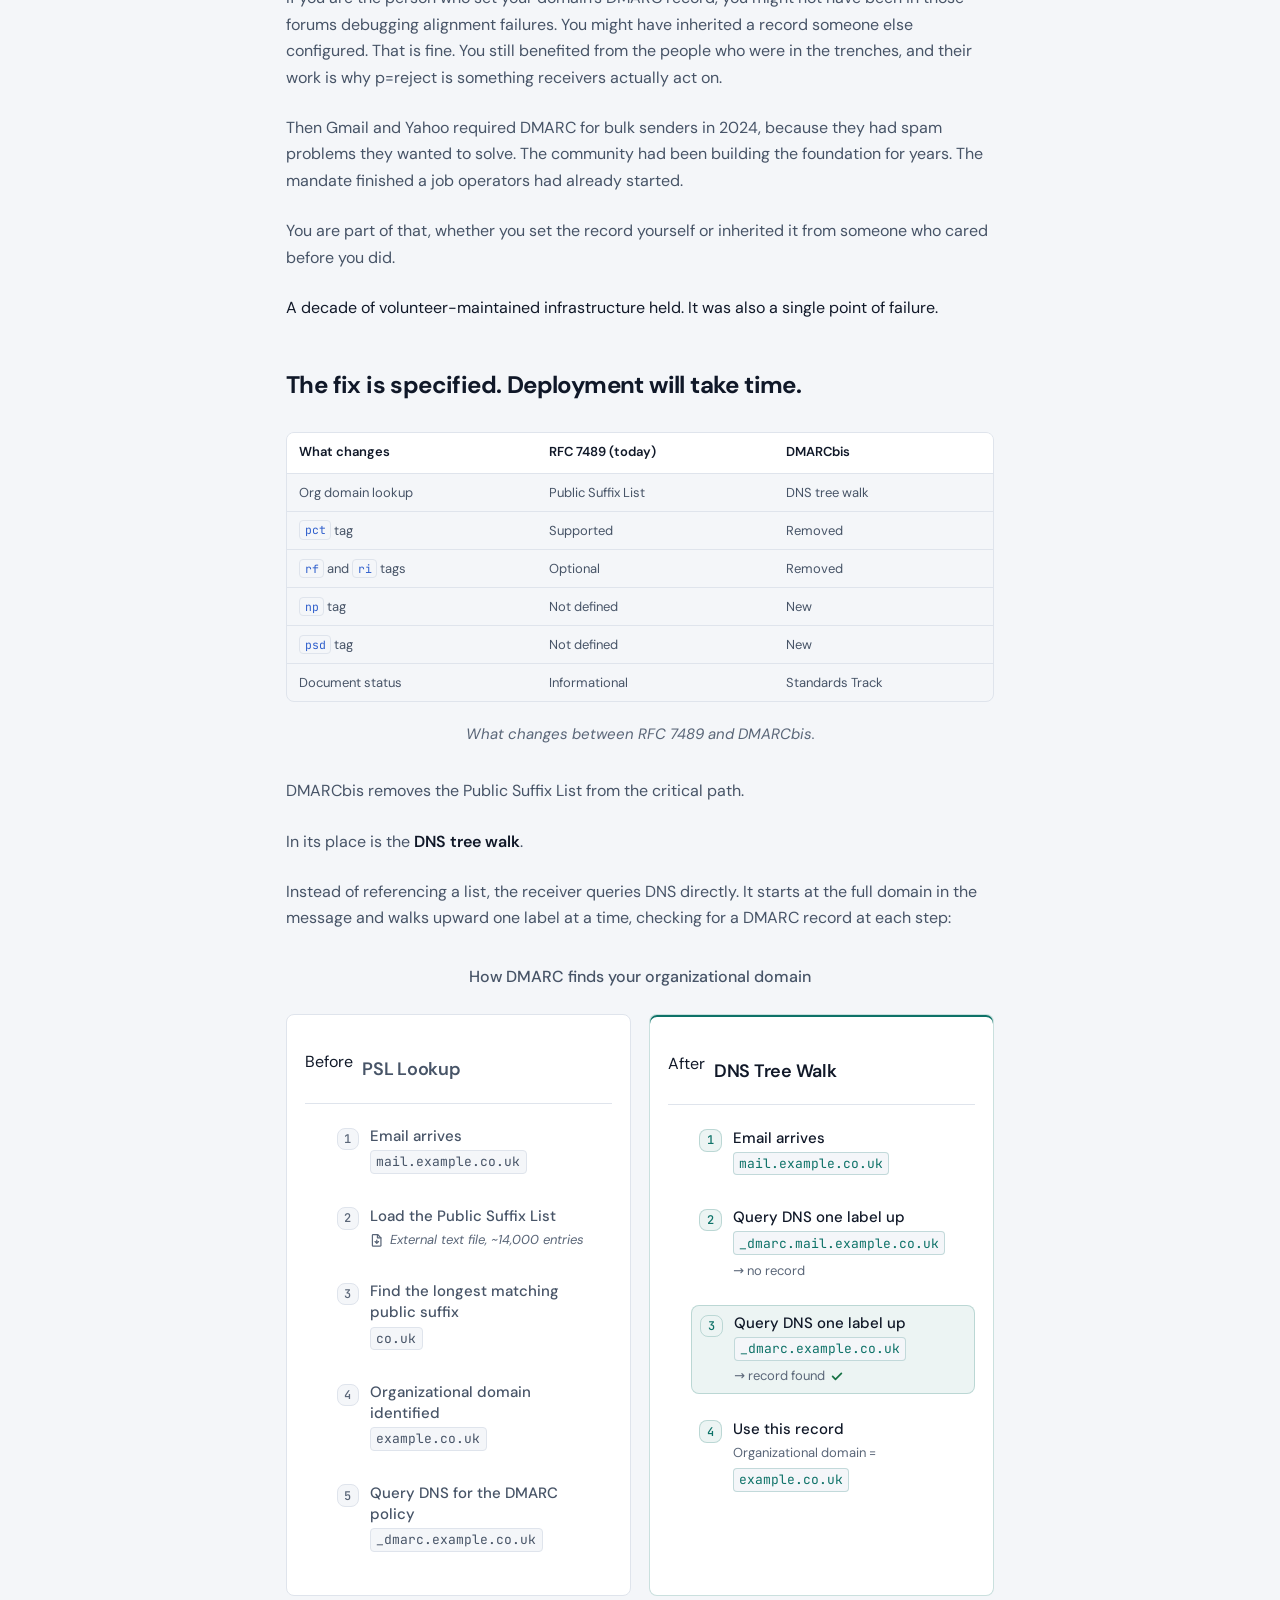
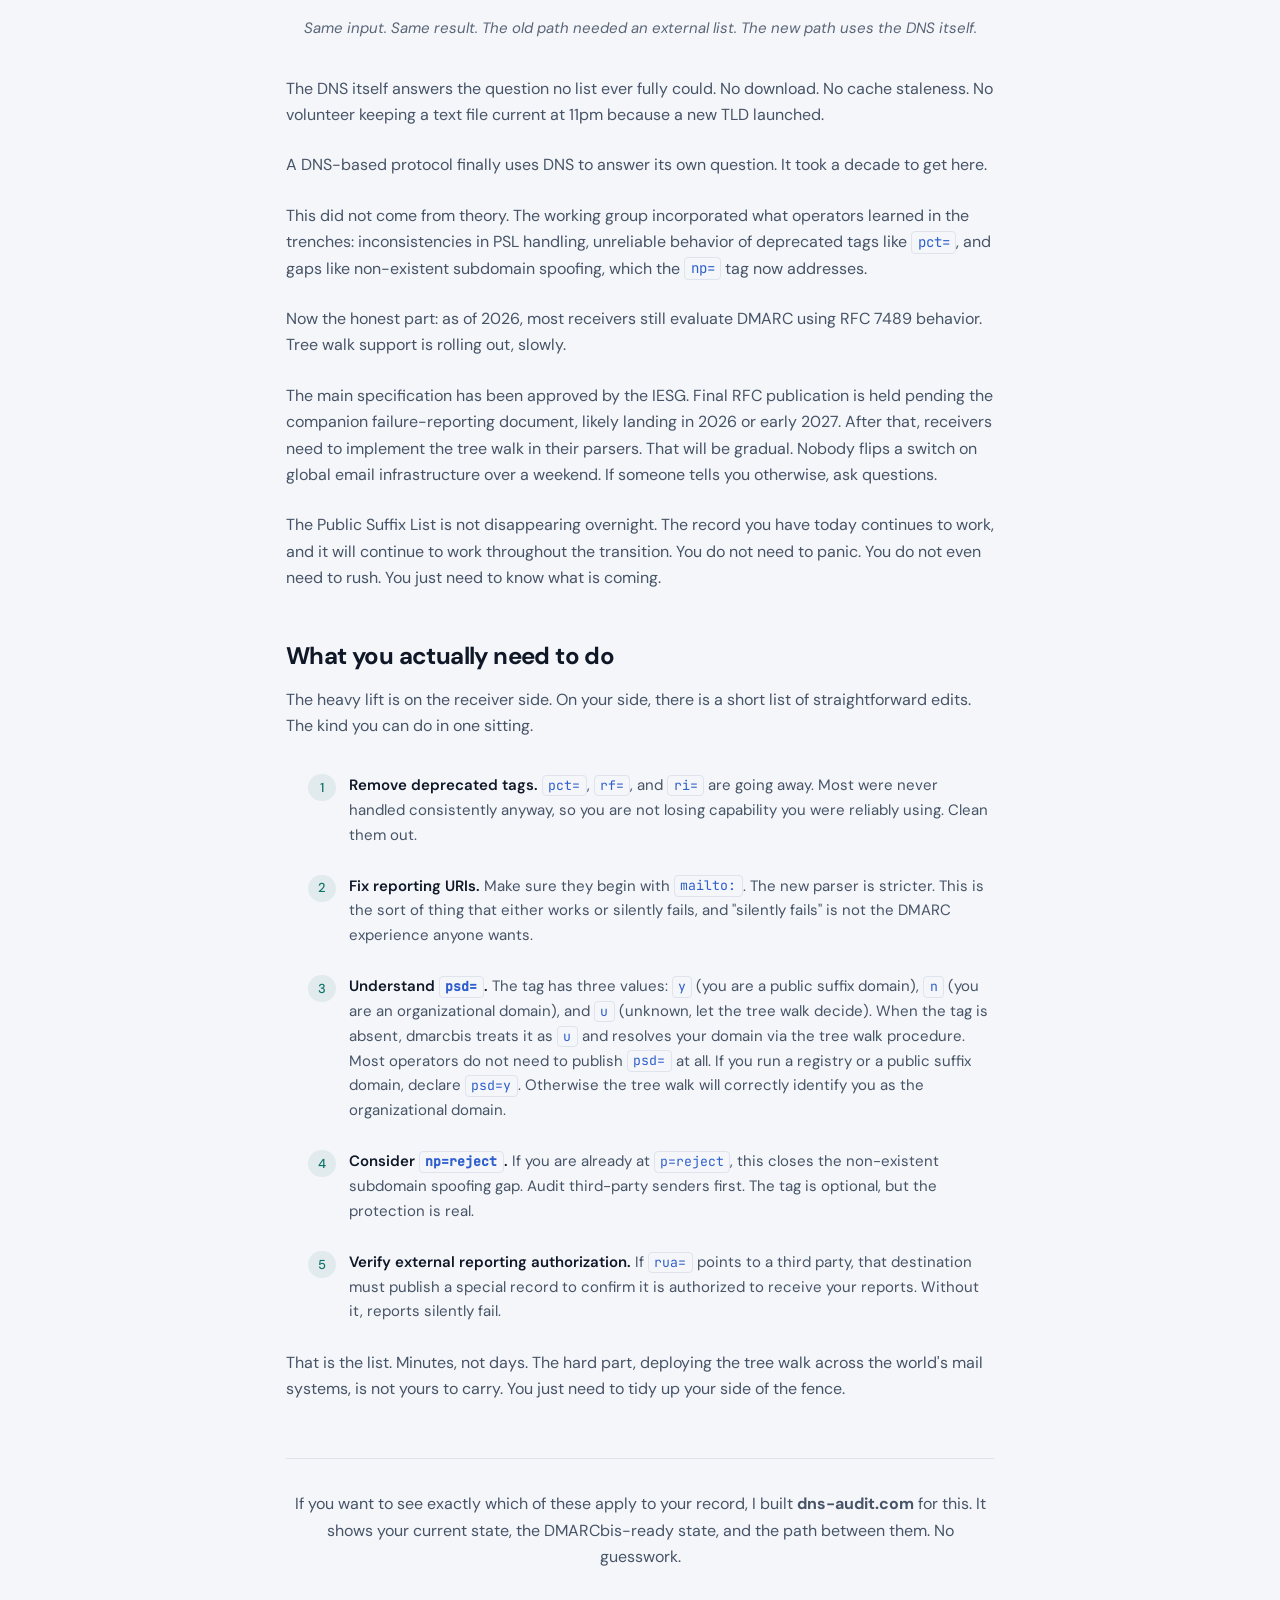
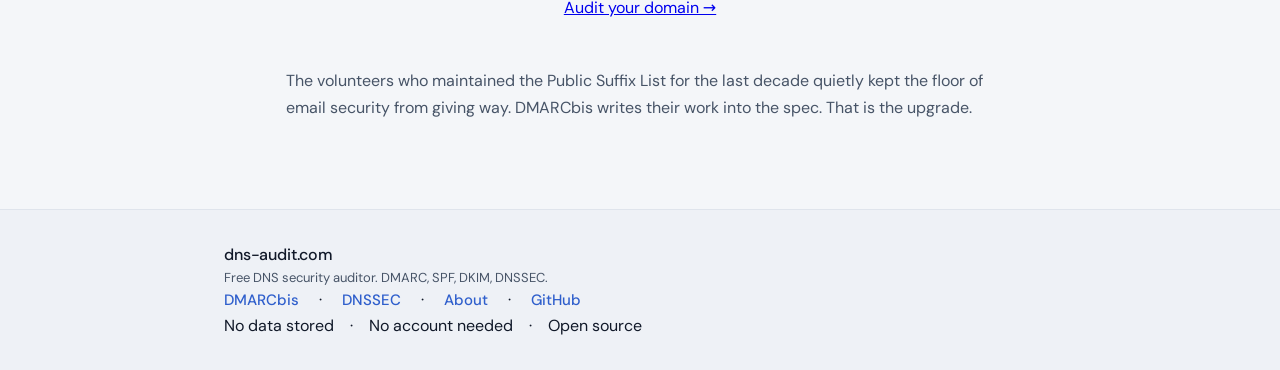
<file: static/dmarcbis.html>
<!DOCTYPE html>
<html lang="en">
<head>
    <meta charset="UTF-8">
    <meta name="viewport" content="width=device-width, initial-scale=1.0">
    <title>DMARCbis | dns-audit.com</title>
    <meta name="description" content="DMARC ran on a text file. DMARCbis brings it home to DNS. Here is what changed, why you are not behind, and the small list of edits to be ready.">
    <meta name="keywords" content="DMARCbis, DMARC, email authentication, RFC 7489, DNS tree walk, np tag, psd tag, public suffix list, deliverability">
    <meta name="author" content="Neil Anuskiewicz">
    <meta property="og:type" content="article" />
    <meta property="og:site_name" content="DNS Security Auditor" />
    <meta property="og:url" content="https://dns-audit.com/dmarcbis" />
    <meta property="og:title" content="DMARCbis | dns-audit.com" />
    <meta property="og:description" content="DMARC ran on a text file. DMARCbis brings it home to DNS. Here is what changed, why you are not behind, and the small list of edits to be ready." />
    <meta property="og:image" content="https://dns-audit.com/static/og-image.png" />
    <meta name="twitter:card" content="summary" />
    <meta name="twitter:title" content="DMARCbis | dns-audit.com" />
    <meta name="twitter:description" content="DMARC ran on a text file. DMARCbis brings it home to DNS. Here is what changed, why you are not behind, and the small list of edits to be ready." />
    <link rel="canonical" href="https://dns-audit.com/dmarcbis">
    <link rel="icon" type="image/svg+xml" href="/static/favicon.svg">
    <link rel="apple-touch-icon" sizes="180x180" href="/static/apple-touch-icon.png">
    <link rel="icon" type="image/png" sizes="32x32" href="/static/favicon-32.png">
    <link rel="stylesheet" href="/static/style.css?v=48a197f">
    <script type="application/ld+json">
    {
        "@context": "https://schema.org",
        "@type": "TechArticle",
        "headline": "DMARCbis",
        "description": "DMARC ran on a text file. DMARCbis brings it home to DNS. Here is what changed, why you are not behind, and the small list of edits to be ready.",
        "url": "https://dns-audit.com/dmarcbis",
        "author": { "@type": "Person", "name": "Neil Anuskiewicz" },
        "datePublished": "2026-04-26",
        "dateModified": "2026-04-27"
    }
    </script>
</head>
<body>
    <header class="site-header">
        <div class="container header-inner">
            <a href="/" class="logo">
                <div class="logo-terminal">
                    <div class="logo-titlebar">
                        <span class="logo-dot logo-dot-red"></span>
                        <span class="logo-dot logo-dot-yellow"></span>
                        <span class="logo-dot logo-dot-green"></span>
                    </div>
                    <div class="logo-cmd">
                        <span class="logo-prompt">$</span> <span class="logo-bin">dns-audit</span> <span class="logo-flag">--dmarc</span>
                    </div>
                </div>
                <span class="logo-text"><span class="logo-accent">dns</span>-audit</span>
            </a>
            <div class="header-right">
                <nav class="site-nav" aria-label="Main navigation">
                    <a href="/" class="nav-link">Audit</a>
                    <a href="/dmarcbis" class="nav-link nav-link-active">DMARCbis</a>
                    <a href="/dnssec" class="nav-link">DNSSEC</a>
                    <a href="/about" class="nav-link">About</a>
                </nav>
            </div>
        </div>
    </header>
    <main class="dbis-page">
        <article class="dbis-article">
            <h1 style="font-size: 2rem; font-weight: 700; letter-spacing: -0.03em; color: var(--text-primary); margin-bottom: 0.25rem; line-height: 1.2;">DMARCbis</h1>
            <p style="font-size: 1rem; color: var(--text-muted); margin-bottom: 2rem;">The protocol upgrade that retires the Public Suffix List from the spec</p>
            <p class="dbis-lede">I need to tell you something <strong>mildly absurd</strong> about your email security.</p>
            <p class="dbis-lede">For the past decade, your DMARC record has leaned on a text file maintained by volunteers on GitHub. Not a standard. Not a protocol. <strong>A list.</strong> Curated by humans who cared enough to track every top-level domain, every private suffix, every odd little corner of the internet's naming system. <strong>For free.</strong></p>
            <p class="dbis-lede">It sounds like a vulnerability. Somehow it became a quiet triumph instead.</p>
            <section class="dbis-section">
                <p>Since its inception, DMARC has relied on the Public Suffix List to determine the organizational domain used for policy discovery and identifier alignment. The PSL started as a 2007 Mozilla Foundation project, back when "the internet" still felt like a collection of people who showed up to help. Over time it became the bedrock of global email security. A workaround that became permanent, that nobody planned for and nobody could remove.</p>
                <p>Receivers reference it to answer a question that sounds simple but isn't.</p>
            </section>
            <div class="dbis-pullquote">Where does your organizational domain end?</div>
            <section class="dbis-section">
                <p>Take <code>mail.example.co.uk</code>. Is the organizational domain <code>example.co.uk</code> or <code>co.uk</code>? Get that wrong, and DMARC policy silently misses the message. No error. No alert. Just a gap where protection was supposed to be. That question is the <strong>load-bearing decision</strong>, and for a decade, a volunteer text file held the answer.</p>
                <p>The remarkable part is not that this existed. It is that it worked.</p>
                <p>Those volunteers tracked new TLDs, private suffixes, and the internet's edge cases, quietly and accurately, for free. No headlines. No thank-yous from the platforms that depended on them. They just kept the list current while everything around it scaled. Most of those volunteers are unknown to the industry that depends on them.</p>
                <p>DMARC depended on something it did not own. It held anyway.</p>
            </section>
            <section class="dbis-section">
                <h2>You made it work anyway</h2>
                <p>Here is the part that matters more than the mechanism.</p>
                <p>RFC 7489 was not a Standards Track document. It was published as Informational, on the Independent Submission stream, which means it didn't even go through IETF working group consensus. In IETF terms, that is a polite way of saying "here are some ideas, good luck."</p>
                <p>Vendors had room to interpret. And some of them did. Creatively.</p>
                <p>But operators did not wait for permission.</p>
                <p>They implemented DMARC anyway. They compared notes in forums and working groups. They built tooling. They debugged alignment failures, squinted at aggregate reports until the XML made sense, and taught each other what they learned. Communities like the Messaging, Malware and Mobile Anti-Abuse Working Group turned a loose document and a volunteer list into the actual floor of email security.</p>
                <p>If you are the person who set your domain's DMARC record, you might not have been in those forums debugging alignment failures. You might have inherited a record someone else configured. That is fine. You still benefited from the people who were in the trenches, and their work is why p=reject is something receivers actually act on.</p>
                <p>Then Gmail and Yahoo required DMARC for bulk senders in 2024, because they had spam problems they wanted to solve. The community had been building the foundation for years. The mandate finished a job operators had already started.</p>
                <p>You are part of that, whether you set the record yourself or inherited it from someone who cared before you did.</p>
            </section>
            <div class="dbis-pullquote">A decade of volunteer-maintained infrastructure held. It was also a single point of failure.</div>
            <section class="dbis-section">
                <h2>The fix is specified. Deployment will take time.</h2>
                <figure class="dbis-table-fig" aria-labelledby="dbis-changes-caption">
                    <div class="dbis-table-wrap">
                        <table class="dbis-table">
                            <thead>
                                <tr>
                                    <th>What changes</th>
                                    <th>RFC 7489 (today)</th>
                                    <th>DMARCbis</th>
                                </tr>
                            </thead>
                            <tbody>
                                <tr>
                                    <td>Org domain lookup</td>
                                    <td>Public Suffix List</td>
                                    <td>DNS tree walk</td>
                                </tr>
                                <tr>
                                    <td><code>pct</code> tag</td>
                                    <td>Supported</td>
                                    <td>Removed</td>
                                </tr>
                                <tr>
                                    <td><code>rf</code> and <code>ri</code> tags</td>
                                    <td>Optional</td>
                                    <td>Removed</td>
                                </tr>
                                <tr>
                                    <td><code>np</code> tag</td>
                                    <td>Not defined</td>
                                    <td>New</td>
                                </tr>
                                <tr>
                                    <td><code>psd</code> tag</td>
                                    <td>Not defined</td>
                                    <td>New</td>
                                </tr>
                                <tr>
                                    <td>Document status</td>
                                    <td>Informational</td>
                                    <td>Standards Track</td>
                                </tr>
                            </tbody>
                        </table>
                    </div>
                    <figcaption id="dbis-changes-caption" class="dbis-compare-caption">What changes between RFC 7489 and DMARCbis.</figcaption>
                </figure>
                <p>DMARCbis removes the Public Suffix List from the critical path.</p>
                <p>In its place is the <strong>DNS tree walk</strong>.</p>
                <p>Instead of referencing a list, the receiver queries DNS directly. It starts at the full domain in the message and walks upward one label at a time, checking for a DMARC record at each step:</p>
                <figure class="dbis-compare" aria-labelledby="dbis-compare-caption">
                    <p class="dbis-compare-kicker">How DMARC finds your organizational domain</p>
                    <div class="dbis-compare-grid">
                        <section class="dbis-compare-col dbis-compare-old" aria-labelledby="dbis-compare-old-h">
                            <header class="dbis-compare-head">
                                <span class="dbis-compare-tag dbis-compare-tag-old">Before</span>
                                <h3 id="dbis-compare-old-h" class="dbis-compare-title">PSL Lookup</h3>
                            </header>
                            <ol class="dbis-compare-steps">
                                <li class="dbis-compare-step">
                                    <span class="dbis-compare-num">1</span>
                                    <div class="dbis-compare-body">
                                        <span class="dbis-compare-action">Email arrives</span>
                                        <span class="dbis-compare-detail"><code>mail.example.co.uk</code></span>
                                    </div>
                                </li>
                                <li class="dbis-compare-step dbis-compare-step-ext">
                                    <span class="dbis-compare-num">2</span>
                                    <div class="dbis-compare-body">
                                        <span class="dbis-compare-action">Load the Public Suffix List</span>
                                        <span class="dbis-compare-detail">
                                            <svg class="dbis-compare-icon dbis-compare-icon-ext" width="14" height="14" viewBox="0 0 16 16" fill="none" stroke="currentColor" stroke-width="1.4" stroke-linecap="round" stroke-linejoin="round" role="img" aria-label="External file"><path d="M3.5 1.75h5.25L12.5 5.5v8.75a.75.75 0 0 1-.75.75H3.5a.75.75 0 0 1-.75-.75V2.5a.75.75 0 0 1 .75-.75z"/><path d="M8.5 1.75V5.5h4"/><path d="M7.75 8v3.5M5.75 9.75 7.75 11.75 9.75 9.75"/></svg>
                                            External text file, ~14,000 entries
                                        </span>
                                    </div>
                                </li>
                                <li class="dbis-compare-step">
                                    <span class="dbis-compare-num">3</span>
                                    <div class="dbis-compare-body">
                                        <span class="dbis-compare-action">Find the longest matching public suffix</span>
                                        <span class="dbis-compare-detail"><code>co.uk</code></span>
                                    </div>
                                </li>
                                <li class="dbis-compare-step">
                                    <span class="dbis-compare-num">4</span>
                                    <div class="dbis-compare-body">
                                        <span class="dbis-compare-action">Organizational domain identified</span>
                                        <span class="dbis-compare-detail"><code>example.co.uk</code></span>
                                    </div>
                                </li>
                                <li class="dbis-compare-step">
                                    <span class="dbis-compare-num">5</span>
                                    <div class="dbis-compare-body">
                                        <span class="dbis-compare-action">Query DNS for the DMARC policy</span>
                                        <span class="dbis-compare-detail"><code>_dmarc.example.co.uk</code></span>
                                    </div>
                                </li>
                            </ol>
                        </section>
                        <section class="dbis-compare-col dbis-compare-new" aria-labelledby="dbis-compare-new-h">
                            <header class="dbis-compare-head">
                                <span class="dbis-compare-tag dbis-compare-tag-new">After</span>
                                <h3 id="dbis-compare-new-h" class="dbis-compare-title">DNS Tree Walk</h3>
                            </header>
                            <ol class="dbis-compare-steps">
                                <li class="dbis-compare-step">
                                    <span class="dbis-compare-num">1</span>
                                    <div class="dbis-compare-body">
                                        <span class="dbis-compare-action">Email arrives</span>
                                        <span class="dbis-compare-detail"><code>mail.example.co.uk</code></span>
                                    </div>
                                </li>
                                <li class="dbis-compare-step">
                                    <span class="dbis-compare-num">2</span>
                                    <div class="dbis-compare-body">
                                        <span class="dbis-compare-action">Query DNS one label up</span>
                                        <span class="dbis-compare-detail"><code>_dmarc.mail.example.co.uk</code> &rarr; no record</span>
                                    </div>
                                </li>
                                <li class="dbis-compare-step dbis-compare-step-found">
                                    <span class="dbis-compare-num">3</span>
                                    <div class="dbis-compare-body">
                                        <span class="dbis-compare-action">Query DNS one label up</span>
                                        <span class="dbis-compare-detail"><code>_dmarc.example.co.uk</code> &rarr; record found
                                            <svg class="dbis-compare-icon dbis-compare-icon-ok" width="14" height="14" viewBox="0 0 16 16" fill="none" stroke="currentColor" stroke-width="2" stroke-linecap="round" stroke-linejoin="round" role="img" aria-label="Found"><path d="M3 8.5l3.25 3.25L13 5"/></svg>
                                        </span>
                                    </div>
                                </li>
                                <li class="dbis-compare-step">
                                    <span class="dbis-compare-num">4</span>
                                    <div class="dbis-compare-body">
                                        <span class="dbis-compare-action">Use this record</span>
                                        <span class="dbis-compare-detail">Organizational domain = <code>example.co.uk</code></span>
                                    </div>
                                </li>
                            </ol>
                        </section>
                    </div>
                    <figcaption id="dbis-compare-caption" class="dbis-compare-caption">Same input. Same result. The old path needed an external list. The new path uses the DNS itself.</figcaption>
                </figure>
                <p>The DNS itself answers the question no list ever fully could. No download. No cache staleness. No volunteer keeping a text file current at 11pm because a new TLD launched.</p>
                <p>A DNS-based protocol finally uses DNS to answer its own question. It took a decade to get here.</p>
                <p>This did not come from theory. The working group incorporated what operators learned in the trenches: inconsistencies in PSL handling, unreliable behavior of deprecated tags like <code>pct=</code>, and gaps like non-existent subdomain spoofing, which the <code>np=</code> tag now addresses.</p>
                <p>Now the honest part: as of 2026, most receivers still evaluate DMARC using RFC 7489 behavior. Tree walk support is rolling out, slowly.</p>
                <p>The main specification has been approved by the IESG. Final RFC publication is held pending the companion failure-reporting document, likely landing in 2026 or early 2027. After that, receivers need to implement the tree walk in their parsers. That will be gradual. Nobody flips a switch on global email infrastructure over a weekend. If someone tells you otherwise, ask questions.</p>
                <p>The Public Suffix List is not disappearing overnight. The record you have today continues to work, and it will continue to work throughout the transition. You do not need to panic. You do not even need to rush. You just need to know what is coming.</p>
            </section>
            <section class="dbis-section">
                <h2>What you actually need to do</h2>
                <p>The heavy lift is on the receiver side. On your side, there is a short list of straightforward edits. The kind you can do in one sitting.</p>
                <ol class="dbis-steps">
                    <li><div><strong>Remove deprecated tags.</strong> <code>pct=</code>, <code>rf=</code>, and <code>ri=</code> are going away. Most were never handled consistently anyway, so you are not losing capability you were reliably using. Clean them out.</div></li>
                    <li><div><strong>Fix reporting URIs.</strong> Make sure they begin with <code>mailto:</code>. The new parser is stricter. This is the sort of thing that either works or silently fails, and "silently fails" is not the DMARC experience anyone wants.</div></li>
                    <li><div><strong>Understand <code>psd=</code>.</strong> The tag has three values: <code>y</code> (you are a public suffix domain), <code>n</code> (you are an organizational domain), and <code>u</code> (unknown, let the tree walk decide). When the tag is absent, dmarcbis treats it as <code>u</code> and resolves your domain via the tree walk procedure. Most operators do not need to publish <code>psd=</code> at all. If you run a registry or a public suffix domain, declare <code>psd=y</code>. Otherwise the tree walk will correctly identify you as the organizational domain.</div></li>
                    <li><div><strong>Consider <code>np=reject</code>.</strong> If you are already at <code>p=reject</code>, this closes the non-existent subdomain spoofing gap. Audit third-party senders first. The tag is optional, but the protection is real.</div></li>
                    <li><div><strong>Verify external reporting authorization.</strong> If <code>rua=</code> points to a third party, that destination must publish a special record to confirm it is authorized to receive your reports. Without it, reports silently fail.</div></li>
                </ol>
                <p>That is the list. Minutes, not days. The hard part, deploying the tree walk across the world's mail systems, is not yours to carry. You just need to tidy up your side of the fence.</p>
            </section>
            <div class="dbis-closing">
                <p>If you want to see exactly which of these apply to your record, I built <strong>dns-audit.com</strong> for this. It shows your current state, the DMARCbis-ready state, and the path between them. No guesswork.</p>
                <a href="/" class="dbis-cta">Audit your domain →</a>
            </div>
            <section class="dbis-section">
                <p>The volunteers who maintained the Public Suffix List for the last decade quietly kept the floor of email security from giving way. DMARCbis writes their work into the spec. That is the upgrade.</p>
            </section>
        </article>
    </main>
    <footer class="site-footer">
        <div class="container footer-inner">
            <div class="footer-left">
                <div class="footer-brand-name">dns-audit.com</div>
                <div class="footer-brand-desc">Free DNS security auditor. DMARC, SPF, DKIM, DNSSEC.</div>
            </div>
            <div class="footer-right">
                <nav class="footer-nav">
                    <a href="/dmarcbis" class="footer-link">DMARCbis</a>
                    <span class="footer-dot">&middot;</span>
                    <a href="/dnssec" class="footer-link">DNSSEC</a>
                    <span class="footer-dot">&middot;</span>
                    <a href="/about" class="footer-link">About</a>
                    <span class="footer-dot">&middot;</span>
                    <a href="https://github.com/marmot7775/dns-security-auditor" target="_blank" rel="noopener" class="footer-link">GitHub</a>
                </nav>
                <div class="footer-trust">
                    <span>No data stored</span>
                    <span class="footer-dot">·</span>
                    <span>No account needed</span>
                    <span class="footer-dot">·</span>
                    <span>Open source</span>
                </div>
            </div>
        </div>
    </footer>
</body>
</html>
</file>
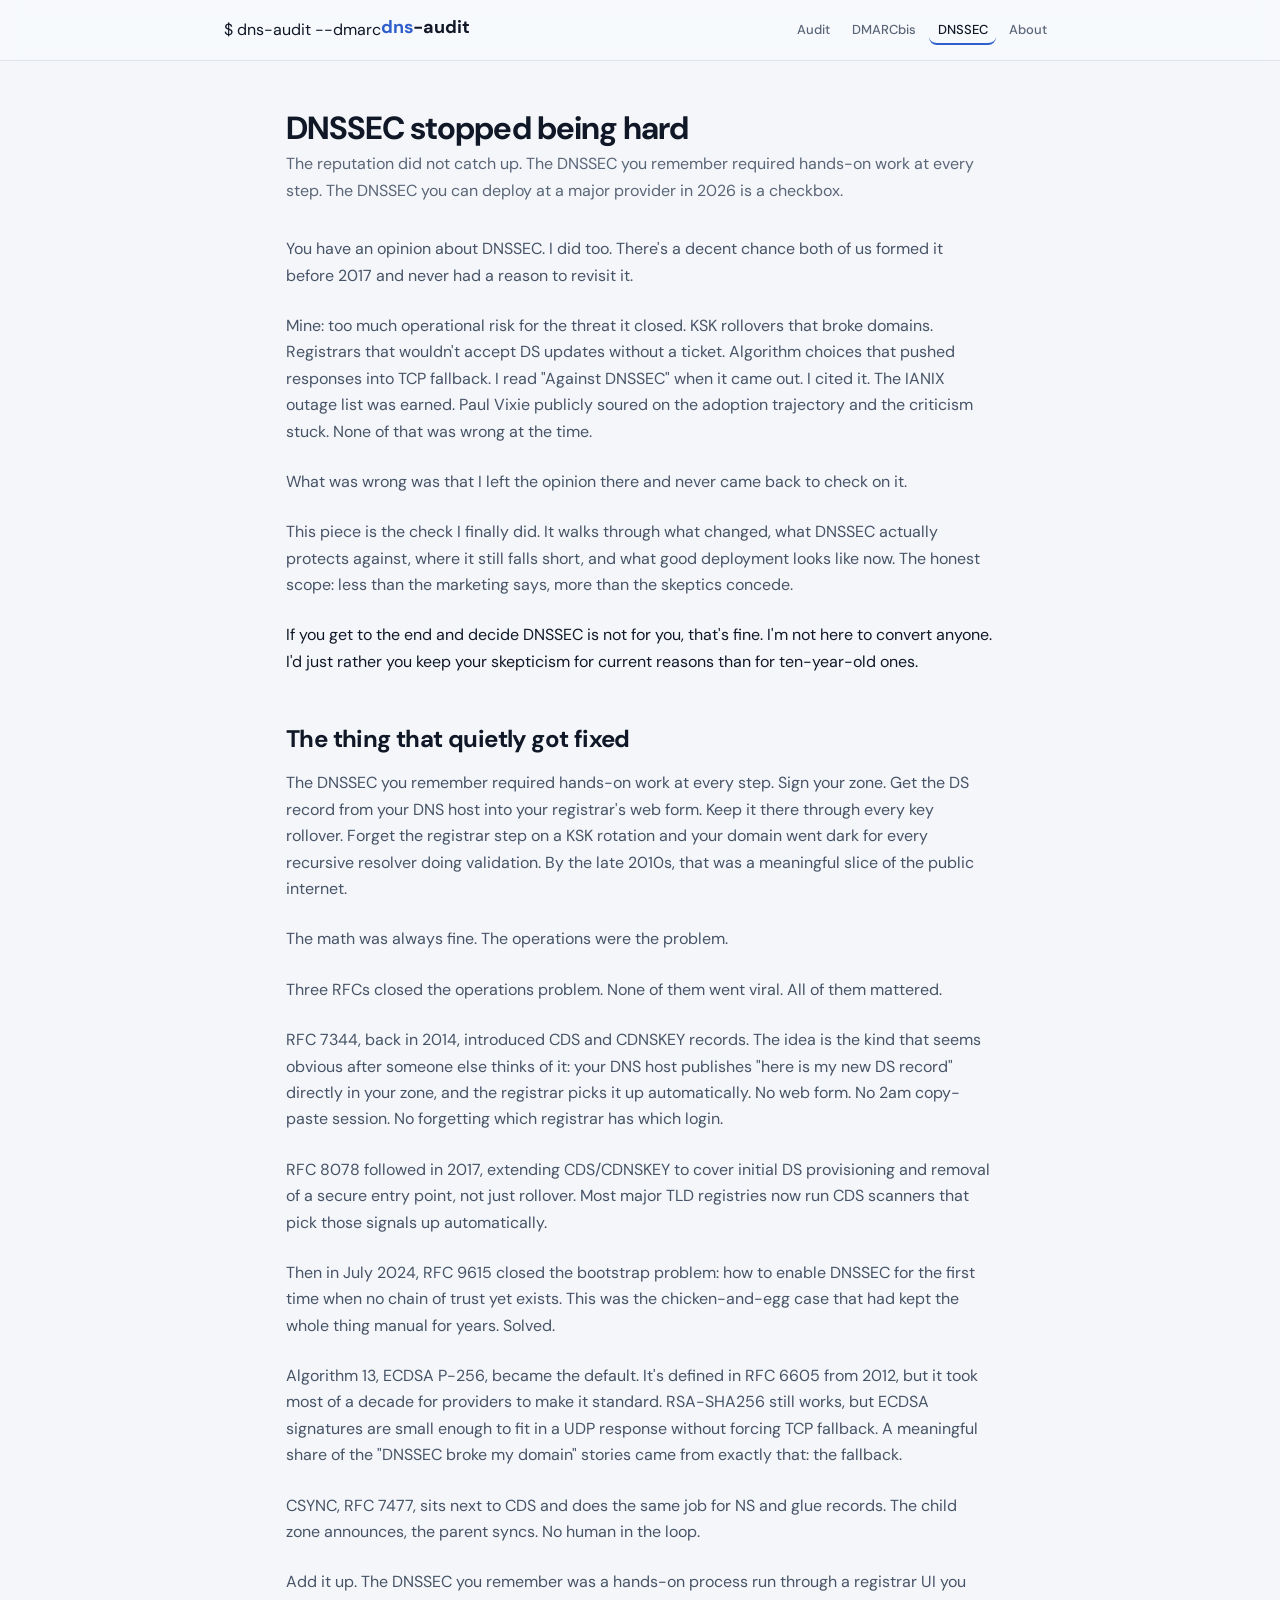
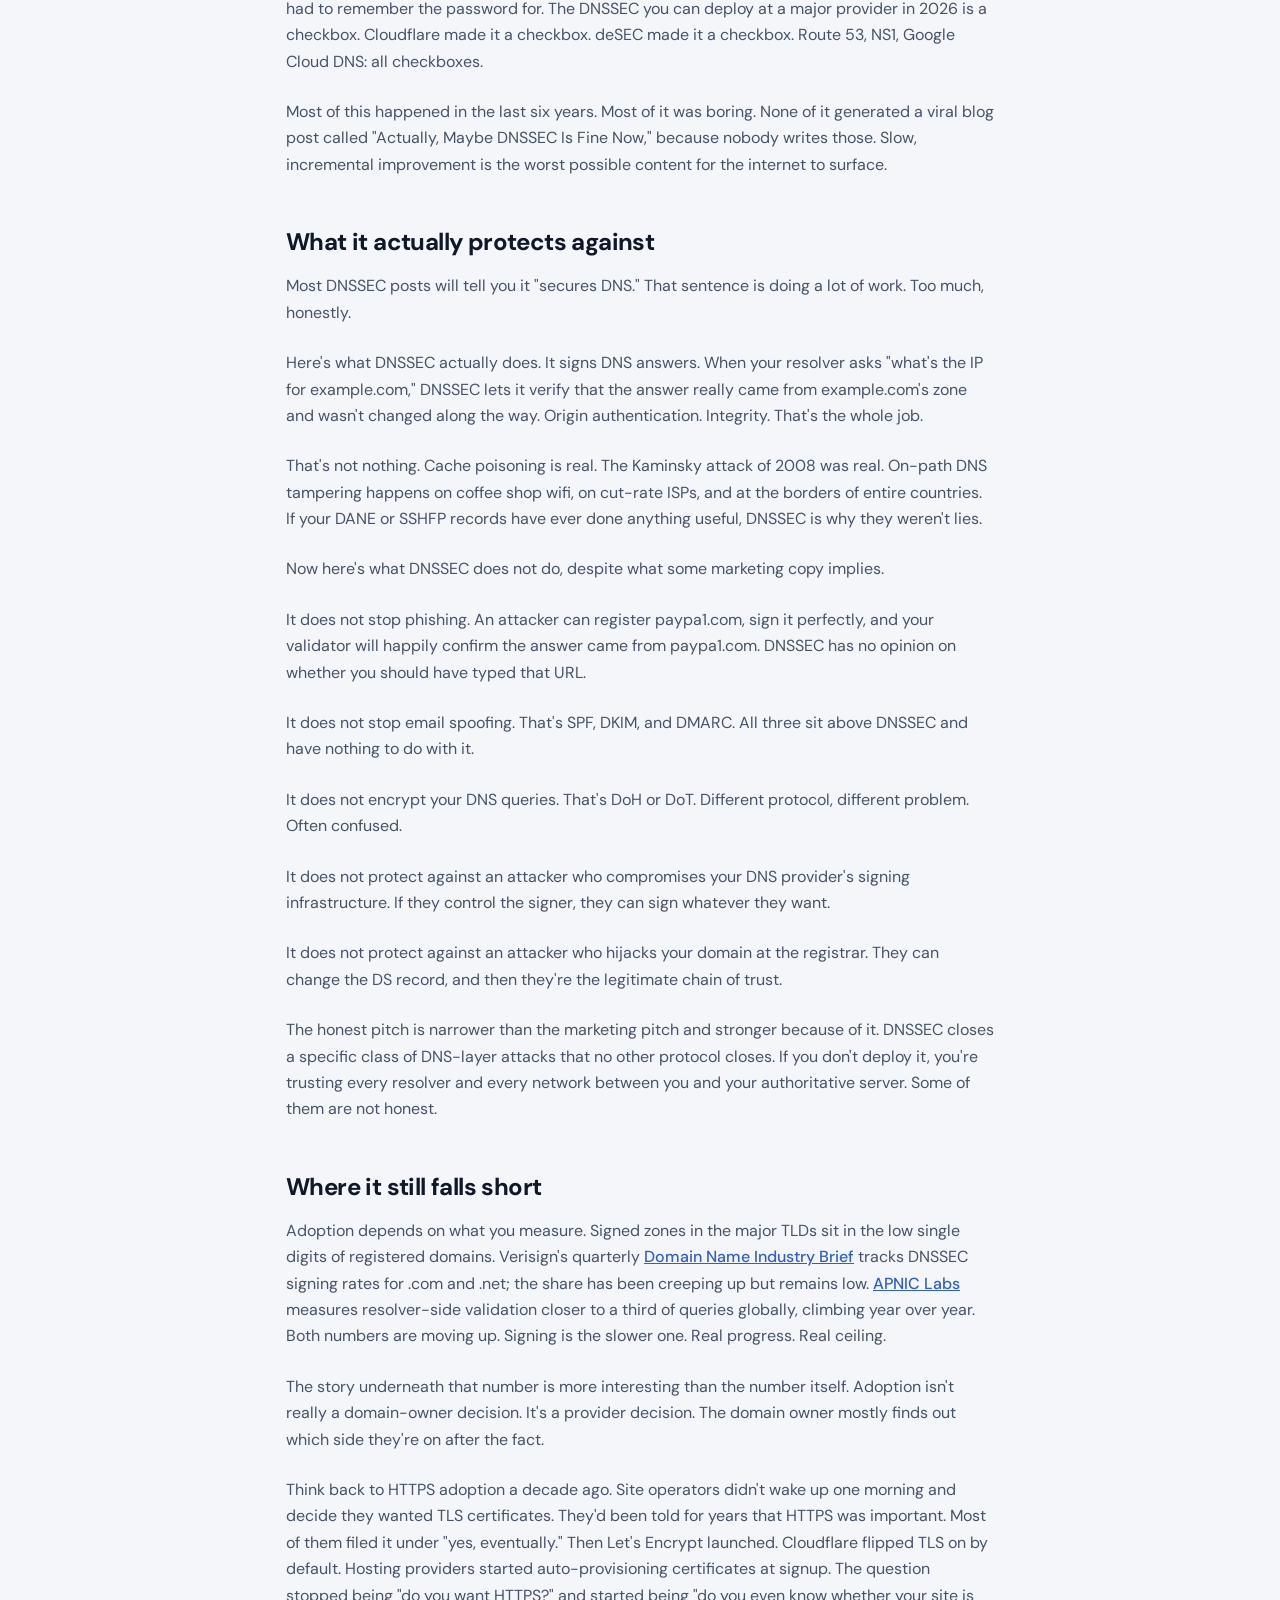
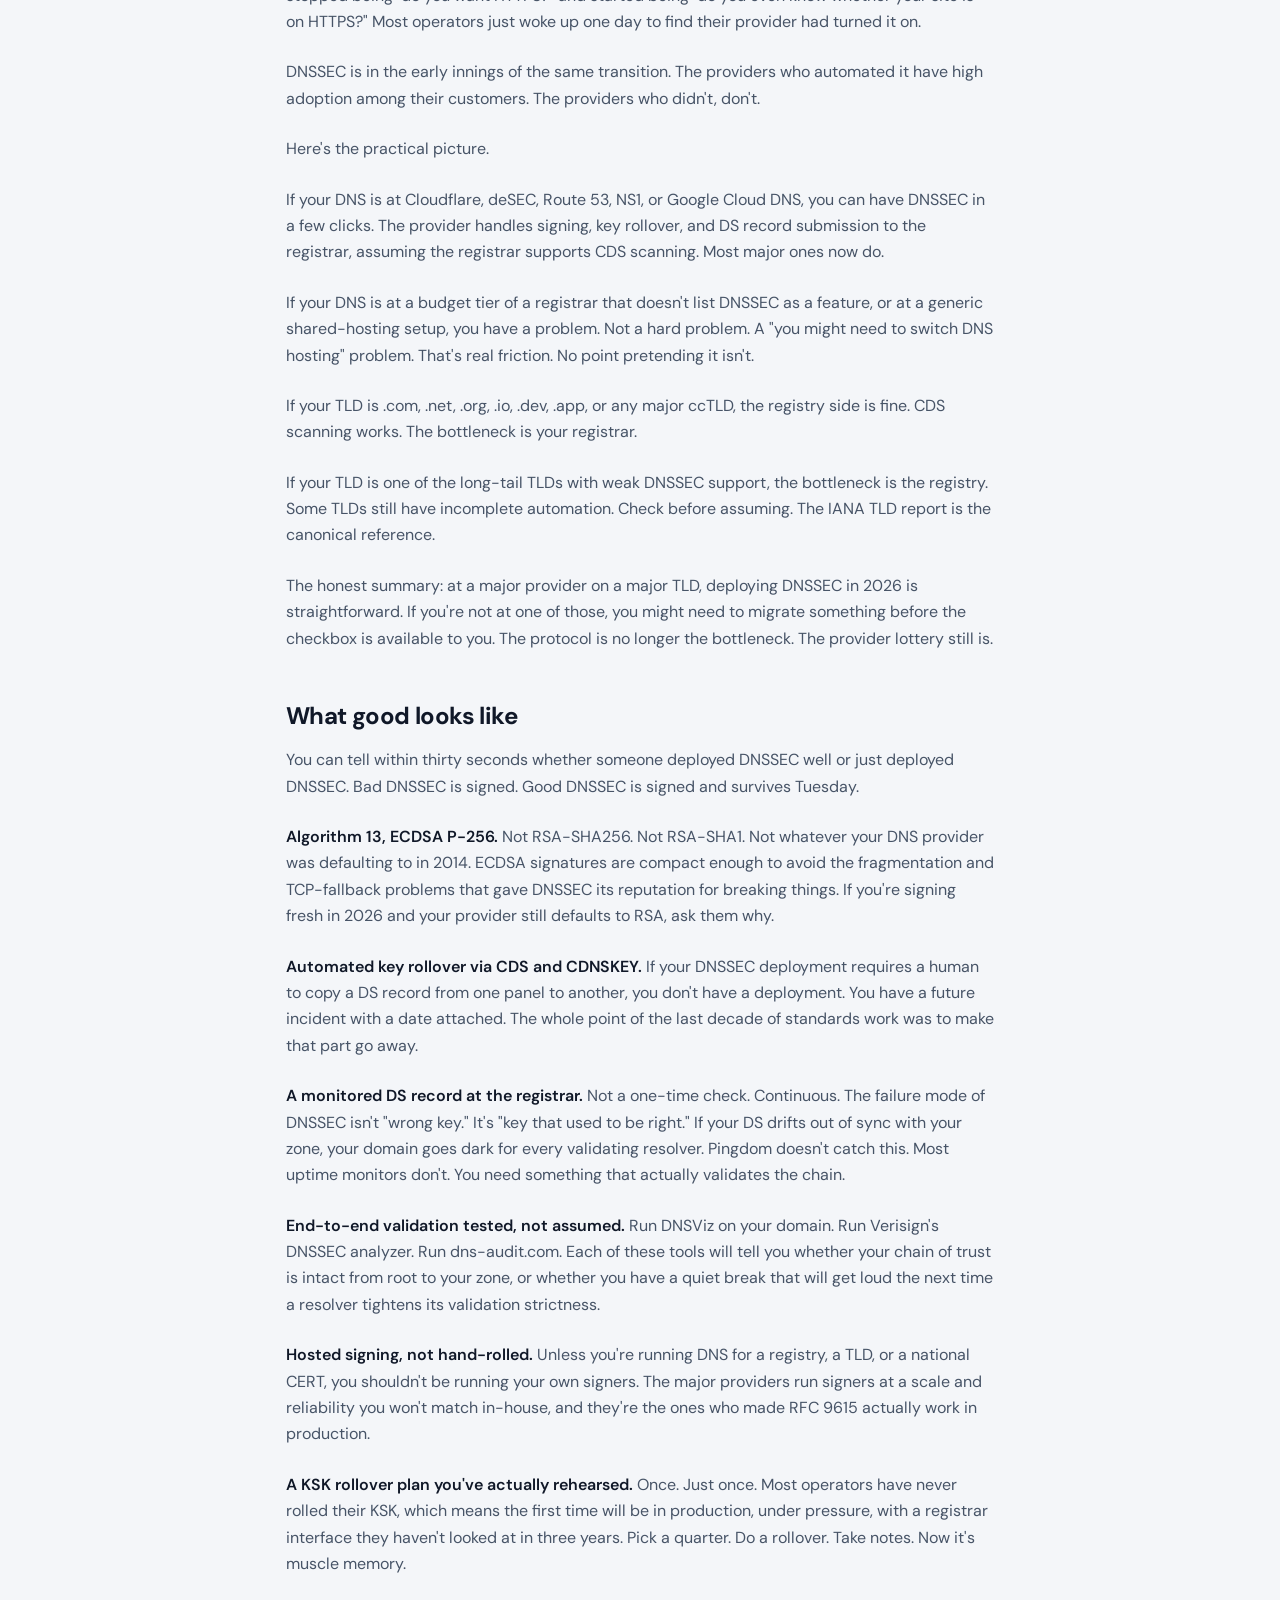
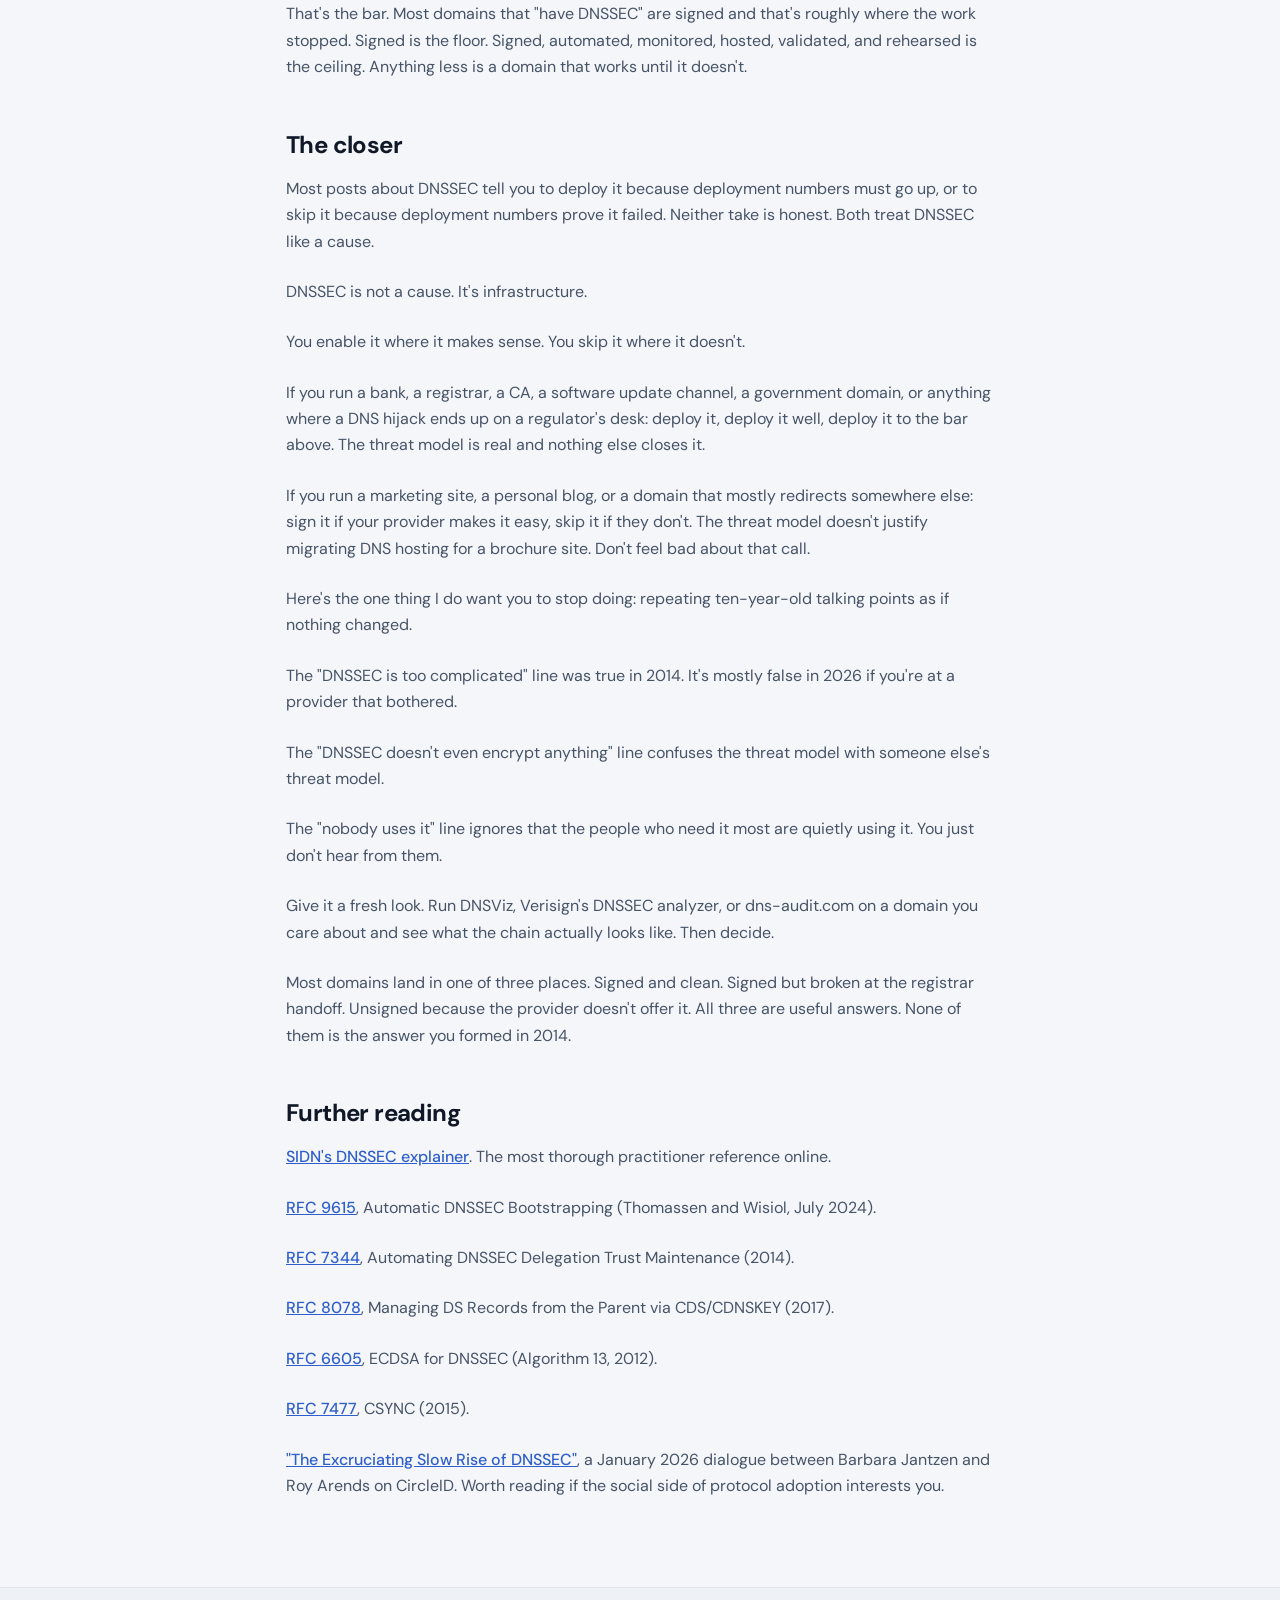
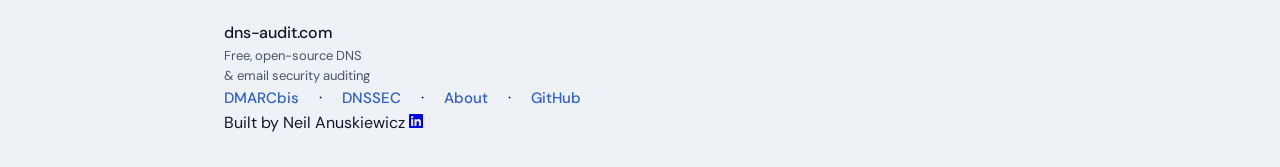
<file: static/dnssec.html>
<!DOCTYPE html>
<html lang="en">
<head>
    <meta charset="UTF-8">
    <meta name="viewport" content="width=device-width, initial-scale=1.0">
    <title>DNSSEC stopped being hard. The reputation did not catch up. | dns-audit.com</title>
    <meta name="description" content="The DNSSEC you remember required hands-on work at every step. The DNSSEC you can deploy at a major provider in 2026 is a checkbox. Here is what changed, what it actually protects against, and what good deployment looks like.">
    <meta name="keywords" content="DNSSEC, DNS security, RFC 9615, RFC 7344, RFC 8078, RFC 6605, ECDSA, CDS, CDNSKEY, hosted DNSSEC, DNSSEC adoption, DNSSEC 2026">
    <meta name="author" content="Neil Anuskiewicz">
    <meta property="og:type" content="article" />
    <meta property="og:site_name" content="DNS Security Auditor" />
    <meta property="og:url" content="https://dns-audit.com/dnssec" />
    <meta property="og:title" content="DNSSEC stopped being hard. The reputation did not catch up." />
    <meta property="og:description" content="The DNSSEC you remember required hands-on work at every step. The DNSSEC you can deploy at a major provider in 2026 is a checkbox. Here is what changed, what it actually protects against, and what good deployment looks like." />
    <meta property="og:image" content="https://dns-audit.com/static/og-image.png" />
    <meta name="twitter:card" content="summary" />
    <meta name="twitter:title" content="DNSSEC stopped being hard. The reputation did not catch up." />
    <meta name="twitter:description" content="The DNSSEC you remember required hands-on work at every step. The DNSSEC you can deploy at a major provider in 2026 is a checkbox. Here is what changed, what it actually protects against, and what good deployment looks like." />
    <link rel="canonical" href="https://dns-audit.com/dnssec">
    <link rel="icon" type="image/svg+xml" href="/static/favicon.svg">
    <link rel="apple-touch-icon" sizes="180x180" href="/static/apple-touch-icon.png">
    <link rel="icon" type="image/png" sizes="32x32" href="/static/favicon-32.png">
    <link rel="stylesheet" href="/static/style.css?v=48a197f">
    <script type="application/ld+json">
    {
        "@context": "https://schema.org",
        "@type": "TechArticle",
        "headline": "DNSSEC stopped being hard. The reputation did not catch up.",
        "description": "The DNSSEC you remember required hands-on work at every step. The DNSSEC you can deploy at a major provider in 2026 is a checkbox. Here is what changed, what it actually protects against, and what good deployment looks like.",
        "url": "https://dns-audit.com/dnssec",
        "author": { "@type": "Person", "name": "Neil Anuskiewicz" },
        "datePublished": "2026-04-26",
        "dateModified": "2026-04-27"
    }
    </script>
    <script type="application/ld+json">
    {
        "@context": "https://schema.org",
        "@type": "FAQPage",
        "mainEntity": [
            {
                "@type": "Question",
                "name": "Is DNSSEC still hard to deploy in 2026?",
                "acceptedAnswer": {
                    "@type": "Answer",
                    "text": "At a major DNS provider on a major TLD, no. RFC 7344, RFC 8078, and RFC 9615 closed the registrar handoff that caused most outages. Cloudflare, deSEC, Route 53, NS1, and Google Cloud DNS turn signing into a checkbox. If your DNS is at a provider that did not implement these, you may need to migrate before DNSSEC is available to you."
                }
            },
            {
                "@type": "Question",
                "name": "What does DNSSEC actually protect against?",
                "acceptedAnswer": {
                    "@type": "Answer",
                    "text": "Origin authentication and integrity for DNS answers. It closes cache poisoning, on-path tampering, and similar DNS-layer attacks. It does not stop phishing, does not encrypt queries (that is DoH or DoT), does not authenticate email (that is SPF, DKIM, DMARC), and does not protect against compromise of the signing infrastructure or the registrar account."
                }
            },
            {
                "@type": "Question",
                "name": "What does good DNSSEC deployment look like in 2026?",
                "acceptedAnswer": {
                    "@type": "Answer",
                    "text": "Algorithm 13 (ECDSA P-256), automated key rollover via CDS and CDNSKEY, a continuously monitored DS record at the registrar, end-to-end chain validation tested with DNSViz or Verisign's analyzer, hosted signing rather than hand-rolled, and a KSK rollover plan that has been rehearsed."
                }
            }
        ]
    }
    </script>
</head>
<body>
    <header class="site-header">
        <div class="container header-inner">
            <a href="/" class="logo">
                <div class="logo-terminal">
                    <div class="logo-titlebar">
                        <span class="logo-dot logo-dot-red"></span>
                        <span class="logo-dot logo-dot-yellow"></span>
                        <span class="logo-dot logo-dot-green"></span>
                    </div>
                    <div class="logo-cmd">
                        <span class="logo-prompt">$</span> <span class="logo-bin">dns-audit</span> <span class="logo-flag">--dmarc</span>
                    </div>
                </div>
                <span class="logo-text"><span class="logo-accent">dns</span>-audit</span>
            </a>
            <div class="header-right">
                <nav class="site-nav" aria-label="Main navigation">
                    <a href="/" class="nav-link">Audit</a>
                    <a href="/dmarcbis" class="nav-link">DMARCbis</a>
                    <a href="/dnssec" class="nav-link nav-link-active">DNSSEC</a>
                    <a href="/about" class="nav-link">About</a>
                </nav>
            </div>
        </div>
    </header>
    <main class="dbis-page">
        <article class="dbis-article">
            <h1 style="font-size: 2rem; font-weight: 700; letter-spacing: -0.03em; color: var(--text-primary); margin-bottom: 0.25rem; line-height: 1.2;">DNSSEC stopped being hard</h1>
            <p style="font-size: 1rem; color: var(--text-muted); margin-bottom: 2rem;">The reputation did not catch up. The DNSSEC you remember required hands-on work at every step. The DNSSEC you can deploy at a major provider in 2026 is a checkbox.</p>
            <p class="dbis-lede">You have an opinion about DNSSEC. I did too. There's a decent chance both of us formed it before 2017 and never had a reason to revisit it.</p>
            <p class="dbis-lede">Mine: too much operational risk for the threat it closed. KSK rollovers that broke domains. Registrars that wouldn't accept DS updates without a ticket. Algorithm choices that pushed responses into TCP fallback. I read "Against DNSSEC" when it came out. I cited it. The IANIX outage list was earned. Paul Vixie publicly soured on the adoption trajectory and the criticism stuck. None of that was wrong at the time.</p>
            <p class="dbis-lede">What was wrong was that I left the opinion there and never came back to check on it.</p>
            <p class="dbis-lede">This piece is the check I finally did. It walks through what changed, what DNSSEC actually protects against, where it still falls short, and what good deployment looks like now. The honest scope: less than the marketing says, more than the skeptics concede.</p>
            <p>If you get to the end and decide DNSSEC is not for you, that's fine. I'm not here to convert anyone. I'd just rather you keep your skepticism for current reasons than for ten-year-old ones.</p>
            <section class="dbis-section">
                <h2>The thing that quietly got fixed</h2>
                <p>The DNSSEC you remember required hands-on work at every step. Sign your zone. Get the DS record from your DNS host into your registrar's web form. Keep it there through every key rollover. Forget the registrar step on a KSK rotation and your domain went dark for every recursive resolver doing validation. By the late 2010s, that was a meaningful slice of the public internet.</p>
                <p>The math was always fine. The operations were the problem.</p>
                <p>Three RFCs closed the operations problem. None of them went viral. All of them mattered.</p>
                <p>RFC 7344, back in 2014, introduced CDS and CDNSKEY records. The idea is the kind that seems obvious after someone else thinks of it: your DNS host publishes "here is my new DS record" directly in your zone, and the registrar picks it up automatically. No web form. No 2am copy-paste session. No forgetting which registrar has which login.</p>
                <p>RFC 8078 followed in 2017, extending CDS/CDNSKEY to cover initial DS provisioning and removal of a secure entry point, not just rollover. Most major TLD registries now run CDS scanners that pick those signals up automatically.</p>
                <p>Then in July 2024, RFC 9615 closed the bootstrap problem: how to enable DNSSEC for the first time when no chain of trust yet exists. This was the chicken-and-egg case that had kept the whole thing manual for years. Solved.</p>
                <p>Algorithm 13, ECDSA P-256, became the default. It's defined in RFC 6605 from 2012, but it took most of a decade for providers to make it standard. RSA-SHA256 still works, but ECDSA signatures are small enough to fit in a UDP response without forcing TCP fallback. A meaningful share of the "DNSSEC broke my domain" stories came from exactly that: the fallback.</p>
                <p>CSYNC, RFC 7477, sits next to CDS and does the same job for NS and glue records. The child zone announces, the parent syncs. No human in the loop.</p>
                <p>Add it up. The DNSSEC you remember was a hands-on process run through a registrar UI you had to remember the password for. The DNSSEC you can deploy at a major provider in 2026 is a checkbox. Cloudflare made it a checkbox. deSEC made it a checkbox. Route 53, NS1, Google Cloud DNS: all checkboxes.</p>
                <p>Most of this happened in the last six years. Most of it was boring. None of it generated a viral blog post called "Actually, Maybe DNSSEC Is Fine Now," because nobody writes those. Slow, incremental improvement is the worst possible content for the internet to surface.</p>
            </section>
            <section class="dbis-section">
                <h2>What it actually protects against</h2>
                <p>Most DNSSEC posts will tell you it "secures DNS." That sentence is doing a lot of work. Too much, honestly.</p>
                <p>Here's what DNSSEC actually does. It signs DNS answers. When your resolver asks "what's the IP for example.com," DNSSEC lets it verify that the answer really came from example.com's zone and wasn't changed along the way. Origin authentication. Integrity. That's the whole job.</p>
                <p>That's not nothing. Cache poisoning is real. The Kaminsky attack of 2008 was real. On-path DNS tampering happens on coffee shop wifi, on cut-rate ISPs, and at the borders of entire countries. If your DANE or SSHFP records have ever done anything useful, DNSSEC is why they weren't lies.</p>
                <p>Now here's what DNSSEC does not do, despite what some marketing copy implies.</p>
                <p>It does not stop phishing. An attacker can register paypa1.com, sign it perfectly, and your validator will happily confirm the answer came from paypa1.com. DNSSEC has no opinion on whether you should have typed that URL.</p>
                <p>It does not stop email spoofing. That's SPF, DKIM, and DMARC. All three sit above DNSSEC and have nothing to do with it.</p>
                <p>It does not encrypt your DNS queries. That's DoH or DoT. Different protocol, different problem. Often confused.</p>
                <p>It does not protect against an attacker who compromises your DNS provider's signing infrastructure. If they control the signer, they can sign whatever they want.</p>
                <p>It does not protect against an attacker who hijacks your domain at the registrar. They can change the DS record, and then they're the legitimate chain of trust.</p>
                <p>The honest pitch is narrower than the marketing pitch and stronger because of it. DNSSEC closes a specific class of DNS-layer attacks that no other protocol closes. If you don't deploy it, you're trusting every resolver and every network between you and your authoritative server. Some of them are not honest.</p>
            </section>
            <section class="dbis-section">
                <h2>Where it still falls short</h2>
                <p>Adoption depends on what you measure. Signed zones in the major TLDs sit in the low single digits of registered domains. Verisign's quarterly <a href="https://www.verisign.com/en_US/domain-names/dnib/index.xhtml" target="_blank" rel="noopener">Domain Name Industry Brief</a> tracks DNSSEC signing rates for .com and .net; the share has been creeping up but remains low. <a href="https://stats.labs.apnic.net/dnssec" target="_blank" rel="noopener">APNIC Labs</a> measures resolver-side validation closer to a third of queries globally, climbing year over year. Both numbers are moving up. Signing is the slower one. Real progress. Real ceiling.</p>
                <p>The story underneath that number is more interesting than the number itself. Adoption isn't really a domain-owner decision. It's a provider decision. The domain owner mostly finds out which side they're on after the fact.</p>
                <p>Think back to HTTPS adoption a decade ago. Site operators didn't wake up one morning and decide they wanted TLS certificates. They'd been told for years that HTTPS was important. Most of them filed it under "yes, eventually." Then Let's Encrypt launched. Cloudflare flipped TLS on by default. Hosting providers started auto-provisioning certificates at signup. The question stopped being "do you want HTTPS?" and started being "do you even know whether your site is on HTTPS?" Most operators just woke up one day to find their provider had turned it on.</p>
                <p>DNSSEC is in the early innings of the same transition. The providers who automated it have high adoption among their customers. The providers who didn't, don't.</p>
                <p>Here's the practical picture.</p>
                <p>If your DNS is at Cloudflare, deSEC, Route 53, NS1, or Google Cloud DNS, you can have DNSSEC in a few clicks. The provider handles signing, key rollover, and DS record submission to the registrar, assuming the registrar supports CDS scanning. Most major ones now do.</p>
                <p>If your DNS is at a budget tier of a registrar that doesn't list DNSSEC as a feature, or at a generic shared-hosting setup, you have a problem. Not a hard problem. A "you might need to switch DNS hosting" problem. That's real friction. No point pretending it isn't.</p>
                <p>If your TLD is .com, .net, .org, .io, .dev, .app, or any major ccTLD, the registry side is fine. CDS scanning works. The bottleneck is your registrar.</p>
                <p>If your TLD is one of the long-tail TLDs with weak DNSSEC support, the bottleneck is the registry. Some TLDs still have incomplete automation. Check before assuming. The IANA TLD report is the canonical reference.</p>
                <p>The honest summary: at a major provider on a major TLD, deploying DNSSEC in 2026 is straightforward. If you're not at one of those, you might need to migrate something before the checkbox is available to you. The protocol is no longer the bottleneck. The provider lottery still is.</p>
            </section>
            <section class="dbis-section">
                <h2>What good looks like</h2>
                <p>You can tell within thirty seconds whether someone deployed DNSSEC well or just deployed DNSSEC. Bad DNSSEC is signed. Good DNSSEC is signed and survives Tuesday.</p>
                <p><strong>Algorithm 13, ECDSA P-256.</strong> Not RSA-SHA256. Not RSA-SHA1. Not whatever your DNS provider was defaulting to in 2014. ECDSA signatures are compact enough to avoid the fragmentation and TCP-fallback problems that gave DNSSEC its reputation for breaking things. If you're signing fresh in 2026 and your provider still defaults to RSA, ask them why.</p>
                <p><strong>Automated key rollover via CDS and CDNSKEY.</strong> If your DNSSEC deployment requires a human to copy a DS record from one panel to another, you don't have a deployment. You have a future incident with a date attached. The whole point of the last decade of standards work was to make that part go away.</p>
                <p><strong>A monitored DS record at the registrar.</strong> Not a one-time check. Continuous. The failure mode of DNSSEC isn't "wrong key." It's "key that used to be right." If your DS drifts out of sync with your zone, your domain goes dark for every validating resolver. Pingdom doesn't catch this. Most uptime monitors don't. You need something that actually validates the chain.</p>
                <p><strong>End-to-end validation tested, not assumed.</strong> Run DNSViz on your domain. Run Verisign's DNSSEC analyzer. Run dns-audit.com. Each of these tools will tell you whether your chain of trust is intact from root to your zone, or whether you have a quiet break that will get loud the next time a resolver tightens its validation strictness.</p>
                <p><strong>Hosted signing, not hand-rolled.</strong> Unless you're running DNS for a registry, a TLD, or a national CERT, you shouldn't be running your own signers. The major providers run signers at a scale and reliability you won't match in-house, and they're the ones who made RFC 9615 actually work in production.</p>
                <p><strong>A KSK rollover plan you've actually rehearsed.</strong> Once. Just once. Most operators have never rolled their KSK, which means the first time will be in production, under pressure, with a registrar interface they haven't looked at in three years. Pick a quarter. Do a rollover. Take notes. Now it's muscle memory.</p>
                <p>That's the bar. Most domains that "have DNSSEC" are signed and that's roughly where the work stopped. Signed is the floor. Signed, automated, monitored, hosted, validated, and rehearsed is the ceiling. Anything less is a domain that works until it doesn't.</p>
            </section>
            <section class="dbis-section">
                <h2>The closer</h2>
                <p>Most posts about DNSSEC tell you to deploy it because deployment numbers must go up, or to skip it because deployment numbers prove it failed. Neither take is honest. Both treat DNSSEC like a cause.</p>
                <p>DNSSEC is not a cause. It's infrastructure.</p>
                <p>You enable it where it makes sense. You skip it where it doesn't.</p>
                <p>If you run a bank, a registrar, a CA, a software update channel, a government domain, or anything where a DNS hijack ends up on a regulator's desk: deploy it, deploy it well, deploy it to the bar above. The threat model is real and nothing else closes it.</p>
                <p>If you run a marketing site, a personal blog, or a domain that mostly redirects somewhere else: sign it if your provider makes it easy, skip it if they don't. The threat model doesn't justify migrating DNS hosting for a brochure site. Don't feel bad about that call.</p>
                <p>Here's the one thing I do want you to stop doing: repeating ten-year-old talking points as if nothing changed.</p>
                <p>The "DNSSEC is too complicated" line was true in 2014. It's mostly false in 2026 if you're at a provider that bothered.</p>
                <p>The "DNSSEC doesn't even encrypt anything" line confuses the threat model with someone else's threat model.</p>
                <p>The "nobody uses it" line ignores that the people who need it most are quietly using it. You just don't hear from them.</p>
                <p>Give it a fresh look. Run DNSViz, Verisign's DNSSEC analyzer, or dns-audit.com on a domain you care about and see what the chain actually looks like. Then decide.</p>
                <p>Most domains land in one of three places. Signed and clean. Signed but broken at the registrar handoff. Unsigned because the provider doesn't offer it. All three are useful answers. None of them is the answer you formed in 2014.</p>
            </section>
            <section class="dbis-section">
                <h2>Further reading</h2>
                <p><a href="https://www.sidn.nl/en/modern-internet-standards/dnssec" target="_blank" rel="noopener">SIDN's DNSSEC explainer</a>. The most thorough practitioner reference online.</p>
                <p><a href="https://www.rfc-editor.org/rfc/rfc9615" target="_blank" rel="noopener">RFC 9615</a>, Automatic DNSSEC Bootstrapping (Thomassen and Wisiol, July 2024).</p>
                <p><a href="https://www.rfc-editor.org/rfc/rfc7344" target="_blank" rel="noopener">RFC 7344</a>, Automating DNSSEC Delegation Trust Maintenance (2014).</p>
                <p><a href="https://www.rfc-editor.org/rfc/rfc8078" target="_blank" rel="noopener">RFC 8078</a>, Managing DS Records from the Parent via CDS/CDNSKEY (2017).</p>
                <p><a href="https://www.rfc-editor.org/rfc/rfc6605" target="_blank" rel="noopener">RFC 6605</a>, ECDSA for DNSSEC (Algorithm 13, 2012).</p>
                <p><a href="https://www.rfc-editor.org/rfc/rfc7477" target="_blank" rel="noopener">RFC 7477</a>, CSYNC (2015).</p>
                <p><a href="https://circleid.com/posts/the-excruciating-slow-rise-of-dnssec" target="_blank" rel="noopener">"The Excruciating Slow Rise of DNSSEC"</a>, a January 2026 dialogue between Barbara Jantzen and Roy Arends on CircleID. Worth reading if the social side of protocol adoption interests you.</p>
            </section>
        </article>
    </main>
    <footer class="site-footer">
        <div class="container footer-inner">
            <div class="footer-left">
                <div class="footer-brand-name">dns-audit.com</div>
                <div class="footer-brand-desc">Free, open-source DNS<br>&amp; email security auditing</div>
            </div>
            <div class="footer-right">
                <div class="footer-nav">
                    <a href="/dmarcbis" class="footer-link">DMARCbis</a>
                    <span class="footer-dot">&middot;</span>
                    <a href="/dnssec" class="footer-link">DNSSEC</a>
                    <span class="footer-dot">&middot;</span>
                    <a href="/about" class="footer-link">About</a>
                    <span class="footer-dot">&middot;</span>
                    <a href="https://github.com/marmot7775/dns-security-auditor" target="_blank" rel="noopener" class="footer-link">GitHub</a>
                </div>
                <div class="footer-attribution">Built by Neil Anuskiewicz <a href="https://www.linkedin.com/in/neilanuskiewicz/" target="_blank" rel="noopener" class="footer-linkedin" title="Neil Anuskiewicz on LinkedIn"><svg xmlns="http://www.w3.org/2000/svg" viewBox="0 0 24 24" width="14" height="14" fill="currentColor"><path d="M20.447 20.452h-3.554v-5.569c0-1.328-.027-3.037-1.852-3.037-1.853 0-2.136 1.445-2.136 2.939v5.667H9.351V9h3.414v1.561h.046c.477-.9 1.637-1.85 3.37-1.85 3.601 0 4.267 2.37 4.267 5.455v6.286zM5.337 7.433a2.062 2.062 0 01-2.063-2.065 2.064 2.064 0 112.063 2.065zm1.782 13.019H3.555V9h3.564v11.452zM22.225 0H1.771C.792 0 0 .774 0 1.729v20.542C0 23.227.792 24 1.771 24h20.451C23.2 24 24 23.227 24 22.271V1.729C24 .774 23.2 0 22.222 0h.003z"/></svg></a></div>
            </div>
        </div>
    </footer>
</body>
</html>
</file>
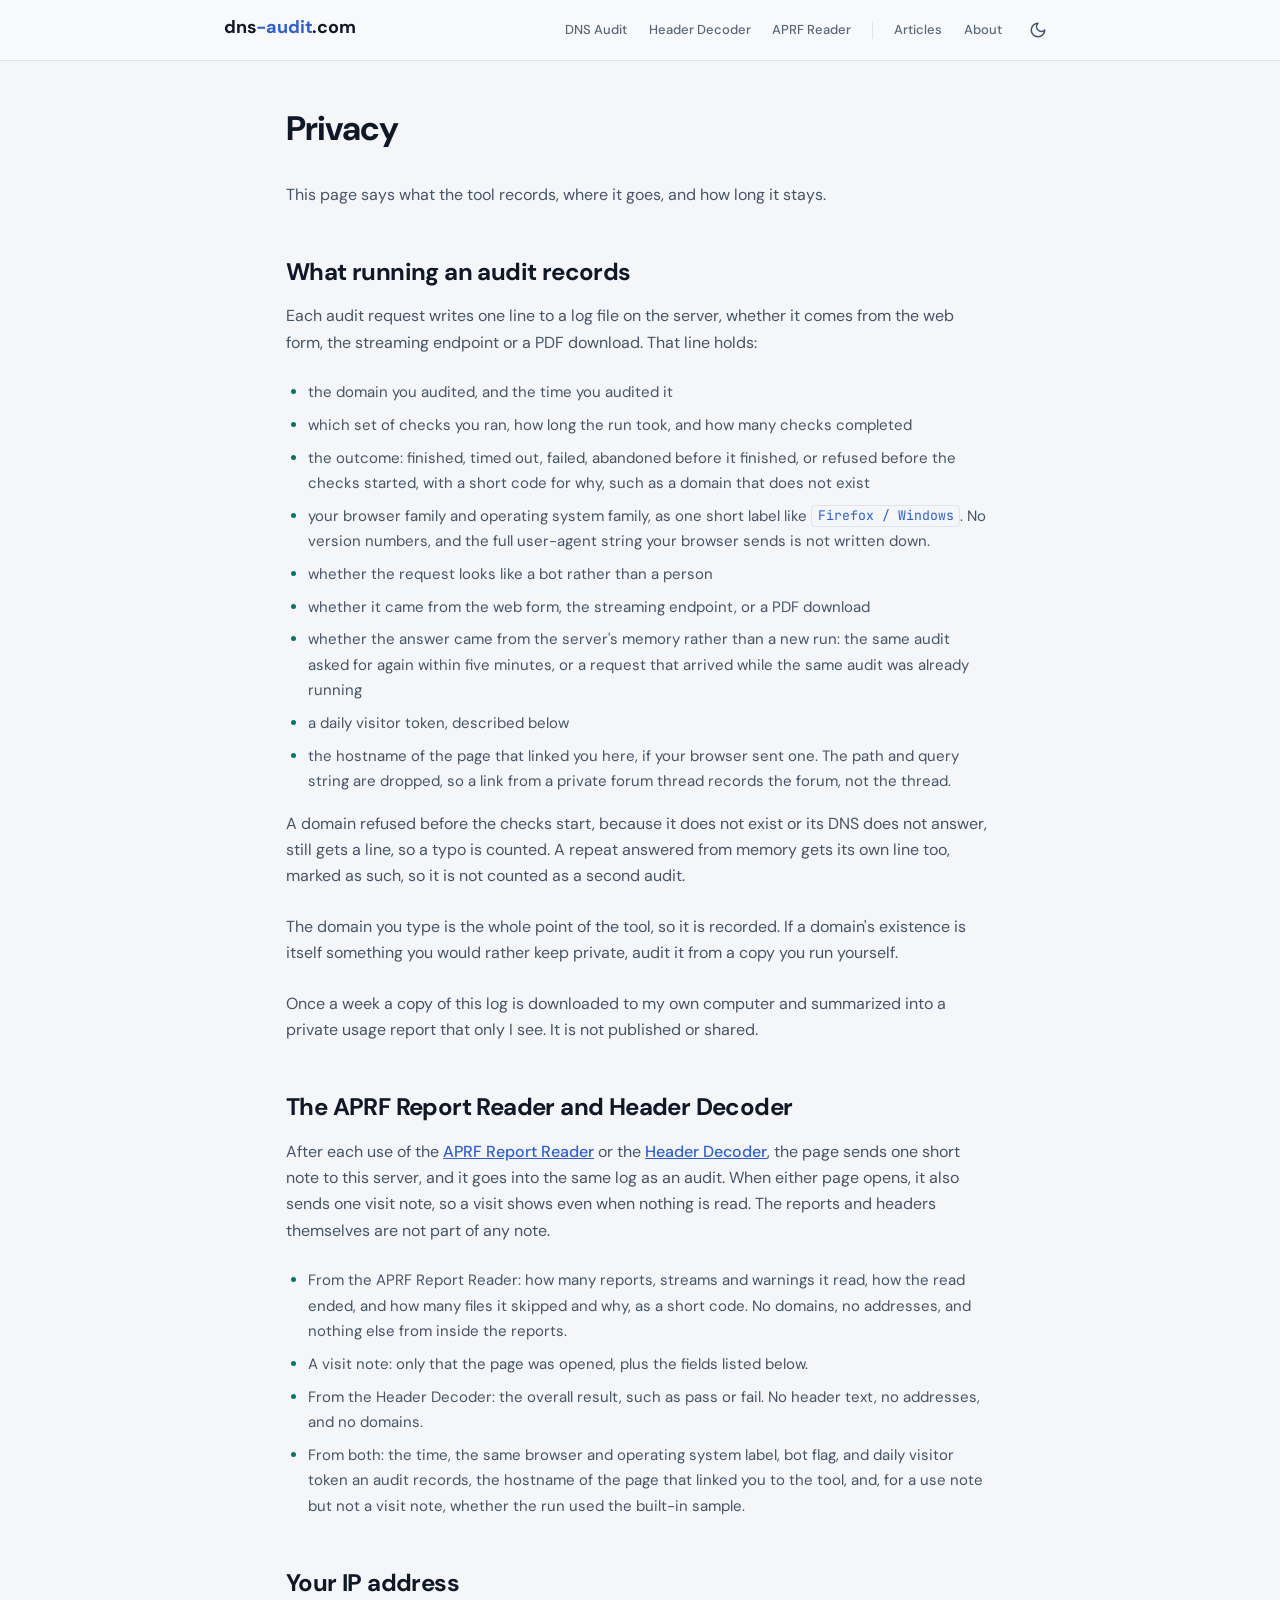
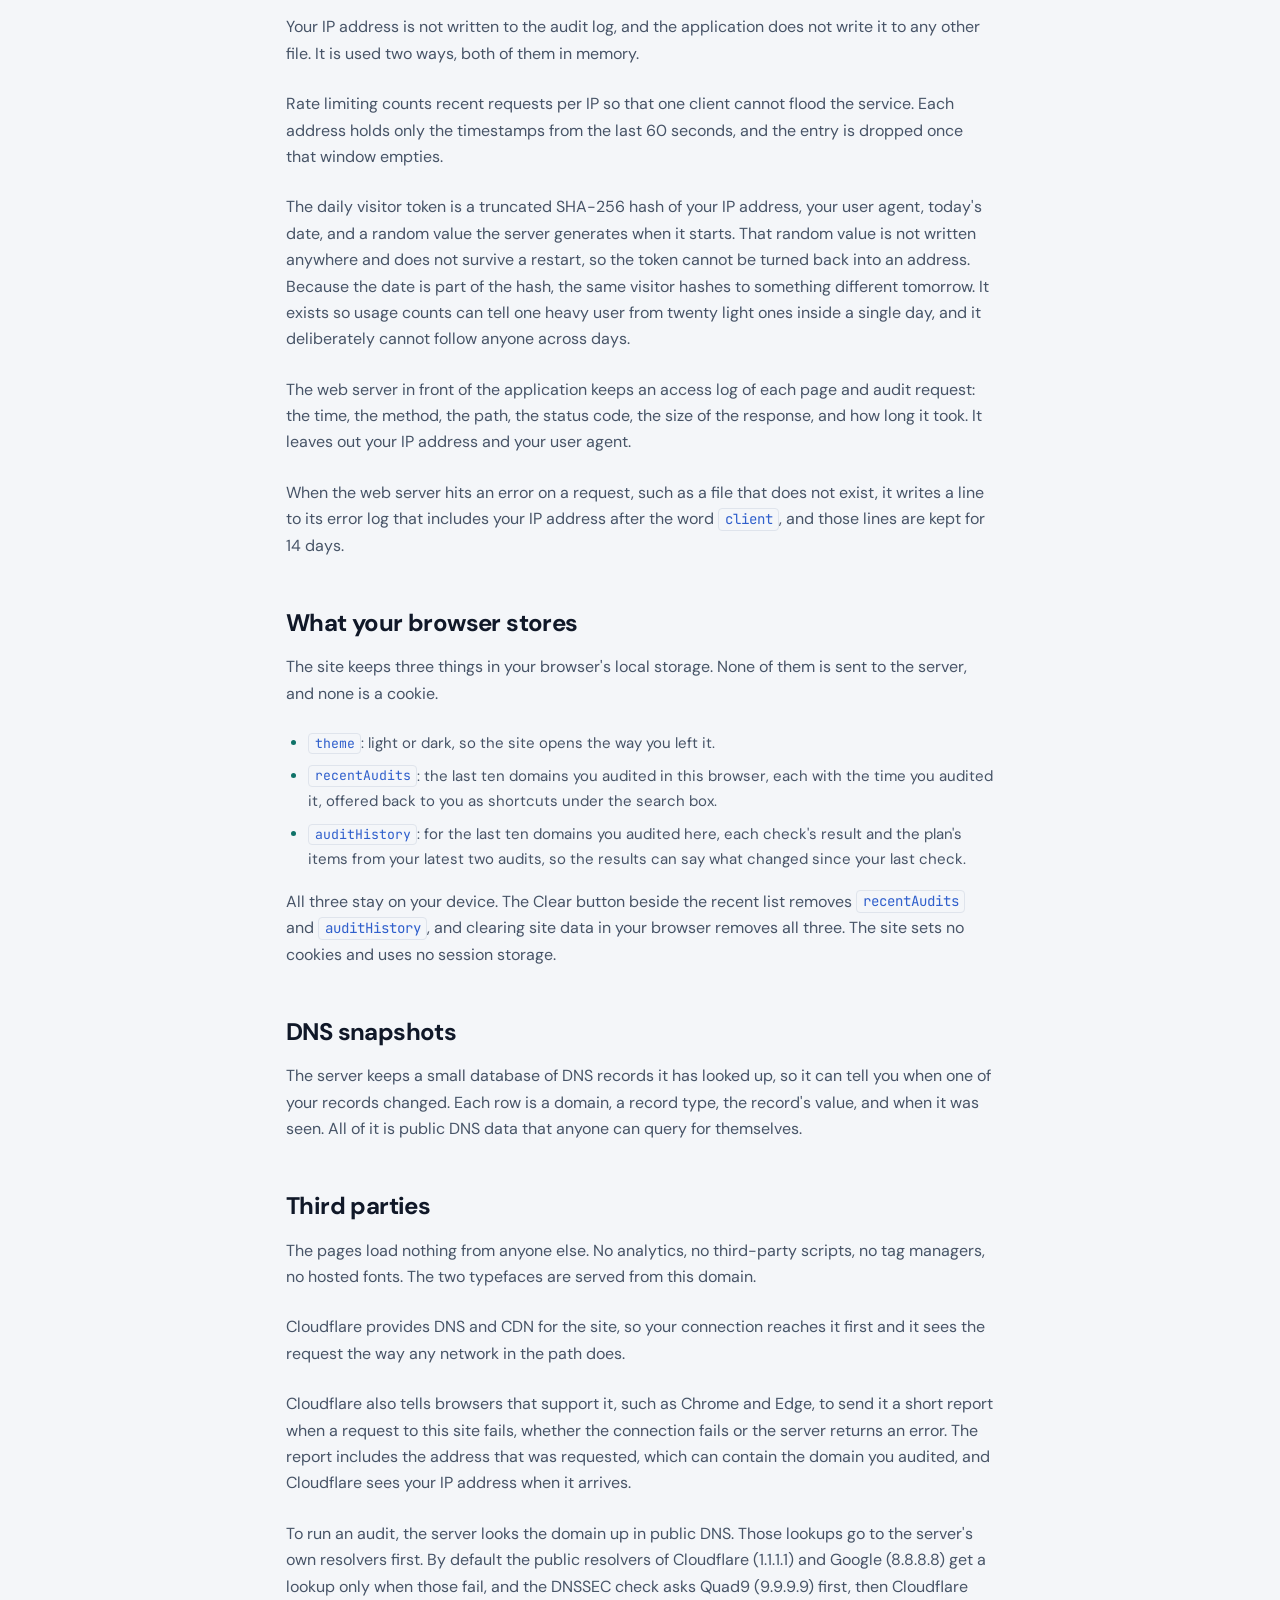
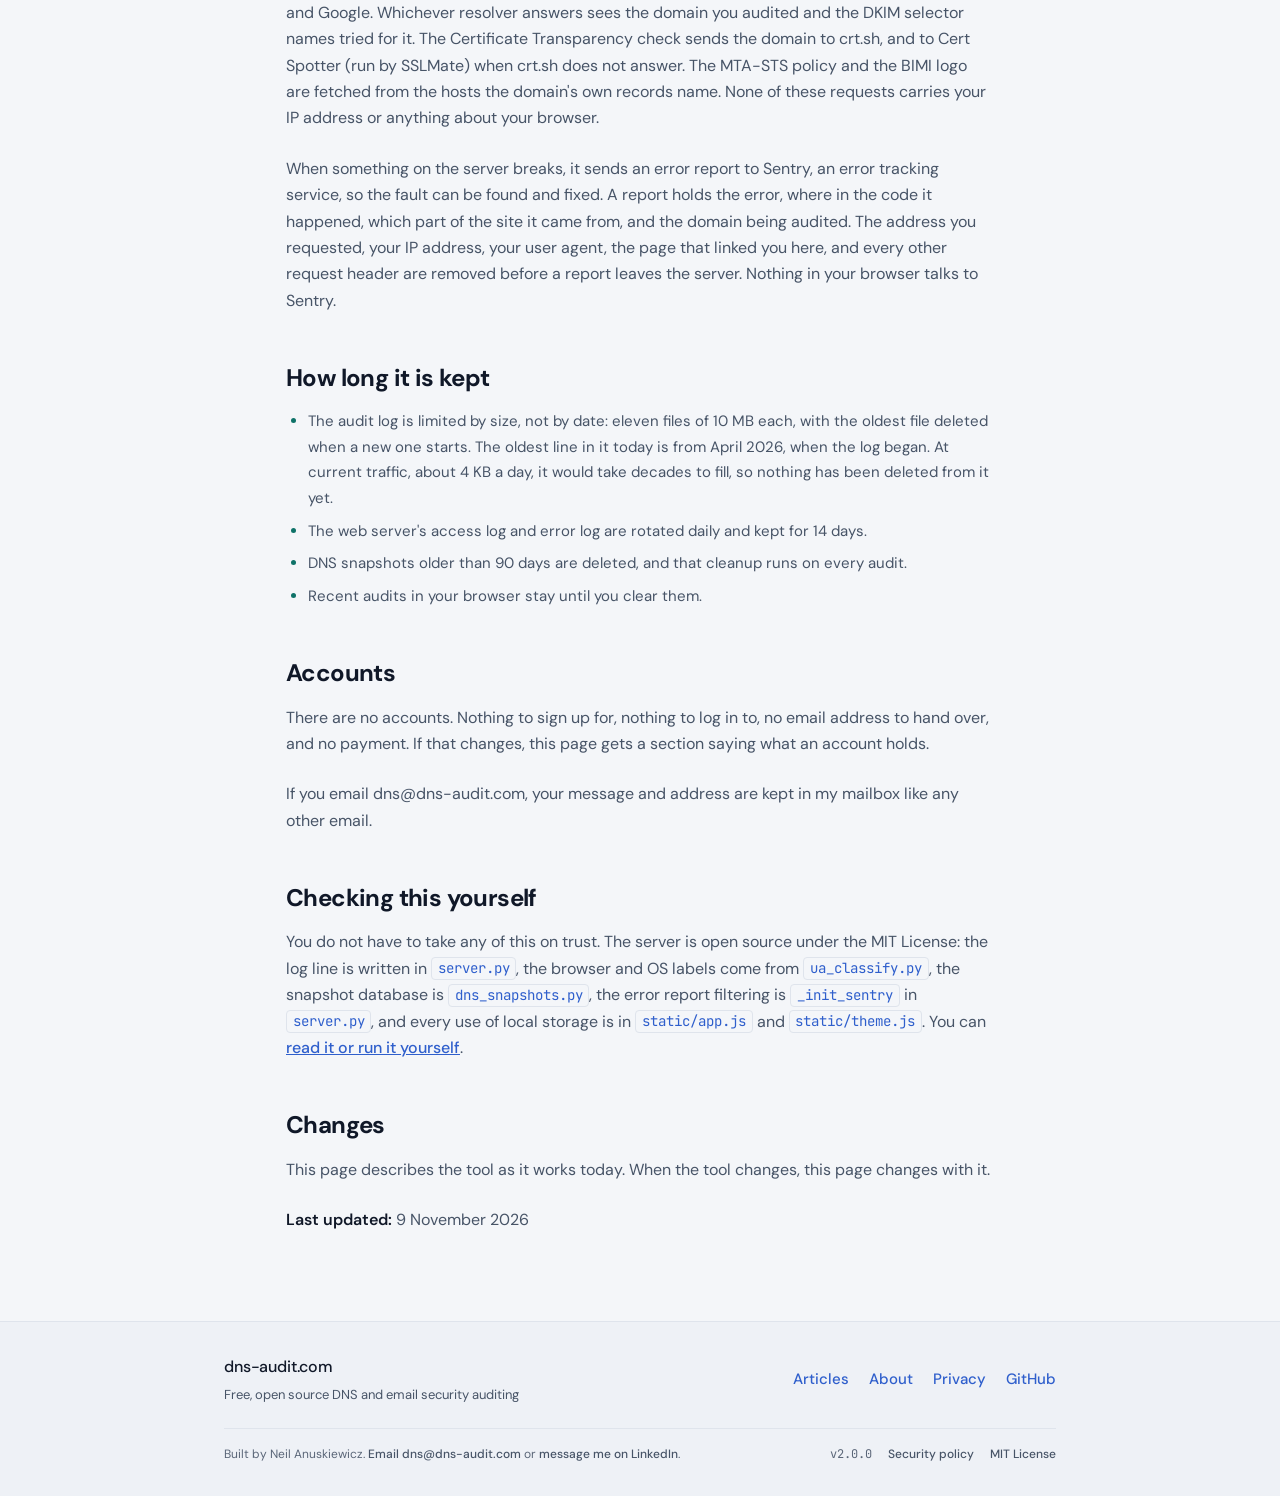
<file: static/privacy.html>
<!DOCTYPE html>
<html lang="en">
<head>
    <meta charset="UTF-8">
    <meta name="viewport" content="width=device-width, initial-scale=1.0">
    <title>Privacy | dns-audit.com</title>
    <meta name="description" content="What dns-audit.com records when you run an audit, what your browser stores, and how long any of it is kept.">
    <meta property="og:type" content="website">
    <meta property="og:site_name" content="dns-audit.com">
    <meta property="og:url" content="https://dns-audit.com/privacy">
    <meta property="og:title" content="Privacy | dns-audit.com">
    <meta property="og:description" content="What dns-audit.com records when you run an audit, what your browser stores, and how long any of it is kept.">
    <meta property="og:image" content="https://dns-audit.com/static/og-card.png?v=1">
    <meta property="og:image:width" content="1200">
    <meta property="og:image:height" content="630">
    <meta property="og:image:alt" content="dns-audit.com: free DNS and email security audit">
    <meta name="twitter:card" content="summary_large_image">
    <meta name="twitter:title" content="Privacy | dns-audit.com">
    <meta name="twitter:description" content="What dns-audit.com records when you run an audit, what your browser stores, and how long any of it is kept.">
    <meta name="twitter:image" content="https://dns-audit.com/static/og-card.png?v=1">
    <link rel="canonical" href="https://dns-audit.com/privacy">
    <link rel="icon" type="image/svg+xml" href="/static/favicon.svg">
    <link rel="apple-touch-icon" sizes="180x180" href="/static/apple-touch-icon.png">
    <link rel="icon" type="image/png" sizes="32x32" href="/static/favicon-32.png">
    <link rel="preload" href="/static/fonts/dm-sans-normal-latin.woff2" as="font" type="font/woff2" crossorigin>
    <link rel="preload" href="/static/fonts/jetbrains-mono-latin.woff2" as="font" type="font/woff2" crossorigin>
    <link rel="stylesheet" href="/static/style.css?v=d9783b4c5c">
    <script src="/static/theme.js?v=d9783b4c5c"></script>
</head>
<body>
    <a href="#main-content" class="skip-to-content">Skip to content</a>
    <header class="site-header">
        <div class="container header-inner">
            <a href="/" class="logo"><span class="logo-text">dns<span class="logo-accent">-audit</span>.com</span></a>
            <div class="header-right">
                <nav class="site-nav" aria-label="Main navigation">
                    <a href="https://dns-audit.com/" class="nav-link" aria-label="DNS Audit"><span class="nav-long">DNS Audit</span><span class="nav-short">Audit</span></a>
                    <a href="https://headers.dns-audit.com/" class="nav-link" rel="noopener" aria-label="Header Decoder"><span class="nav-long">Header Decoder</span><span class="nav-short">Headers</span></a>
                    <a href="https://aprf.dns-audit.com/" class="nav-link" rel="noopener" aria-label="APRF Reader"><span class="nav-long">APRF Reader</span><span class="nav-short">APRF</span></a>
                    <span class="nav-sep" aria-hidden="true"></span>
                    <a href="https://dns-audit.com/articles/" class="nav-link">Articles</a>
                    <a href="https://dns-audit.com/about" class="nav-link">About</a>
                    <button type="button" class="theme-toggle" id="theme-toggle" aria-label="Switch theme" title="Switch theme">
                        <svg class="theme-icon-sun" viewBox="0 0 24 24" fill="none" stroke="currentColor" stroke-width="2" stroke-linecap="round" stroke-linejoin="round" aria-hidden="true"><circle cx="12" cy="12" r="4"/><path d="M12 2v2M12 20v2M4.93 4.93l1.41 1.41M17.66 17.66l1.41 1.41M2 12h2M20 12h2M6.34 17.66l-1.41 1.41M19.07 4.93l-1.41 1.41"/></svg>
                        <svg class="theme-icon-moon" viewBox="0 0 24 24" fill="none" stroke="currentColor" stroke-width="2" stroke-linecap="round" stroke-linejoin="round" aria-hidden="true"><path d="M12 3a6 6 0 0 0 9 9 9 9 0 1 1-9-9Z"/></svg>
                    </button>
                </nav>
            </div>
        </div>
    </header>
    <main class="about-page" id="main-content">
        <h1>Privacy</h1>
        <p>This page says what the tool records, where it goes, and how long it stays.</p>

        <section class="dbis-section">
            <h2>What running an audit records</h2>
            <p>Each audit request writes one line to a log file on the server, whether it comes from the web form, the streaming endpoint or a PDF download. That line holds:</p>
            <ul>
                <li>the domain you audited, and the time you audited it</li>
                <li>which set of checks you ran, how long the run took, and how many checks completed</li>
                <li>the outcome: finished, timed out, failed, abandoned before it finished, or refused before the checks started, with a short code for why, such as a domain that does not exist</li>
                <li>your browser family and operating system family, as one short label like <code>Firefox / Windows</code>. No version numbers, and the full user-agent string your browser sends is not written down.</li>
                <li>whether the request looks like a bot rather than a person</li>
                <li>whether it came from the web form, the streaming endpoint, or a PDF download</li>
                <li>whether the answer came from the server's memory rather than a new run: the same audit asked for again within five minutes, or a request that arrived while the same audit was already running</li>
                <li>a daily visitor token, described below</li>
                <li>the hostname of the page that linked you here, if your browser sent one. The path and query string are dropped, so a link from a private forum thread records the forum, not the thread.</li>
            </ul>
            <p>A domain refused before the checks start, because it does not exist or its DNS does not answer, still gets a line, so a typo is counted. A repeat answered from memory gets its own line too, marked as such, so it is not counted as a second audit.</p>
            <p>The domain you type is the whole point of the tool, so it is recorded. If a domain's existence is itself something you would rather keep private, audit it from a copy you run yourself.</p>
            <p>Once a week a copy of this log is downloaded to my own computer and summarized into a private usage report that only I see. It is not published or shared.</p>
        </section>

        <section class="dbis-section">
            <h2>The APRF Report Reader and Header Decoder</h2>
            <p>After each use of the <a href="https://aprf.dns-audit.com/">APRF Report Reader</a> or the <a href="https://headers.dns-audit.com/">Header Decoder</a>, the page sends one short note to this server, and it goes into the same log as an audit. When either page opens, it also sends one visit note, so a visit shows even when nothing is read. The reports and headers themselves are not part of any note.</p>
            <ul>
                <li>From the APRF Report Reader: how many reports, streams and warnings it read, how the read ended, and how many files it skipped and why, as a short code. No domains, no addresses, and nothing else from inside the reports.</li>
                <li>A visit note: only that the page was opened, plus the fields listed below.</li>
                <li>From the Header Decoder: the overall result, such as pass or fail. No header text, no addresses, and no domains.</li>
                <li>From both: the time, the same browser and operating system label, bot flag, and daily visitor token an audit records, the hostname of the page that linked you to the tool, and, for a use note but not a visit note, whether the run used the built-in sample.</li>
            </ul>
        </section>

        <section class="dbis-section">
            <h2>Your IP address</h2>
            <p>Your IP address is not written to the audit log, and the application does not write it to any other file. It is used two ways, both of them in memory.</p>
            <p>Rate limiting counts recent requests per IP so that one client cannot flood the service. Each address holds only the timestamps from the last 60 seconds, and the entry is dropped once that window empties.</p>
            <p>The daily visitor token is a truncated SHA-256 hash of your IP address, your user agent, today's date, and a random value the server generates when it starts. That random value is not written anywhere and does not survive a restart, so the token cannot be turned back into an address. Because the date is part of the hash, the same visitor hashes to something different tomorrow. It exists so usage counts can tell one heavy user from twenty light ones inside a single day, and it deliberately cannot follow anyone across days.</p>
            <p>The web server in front of the application keeps an access log of each page and audit request: the time, the method, the path, the status code, the size of the response, and how long it took. It leaves out your IP address and your user agent.</p>
            <p>When the web server hits an error on a request, such as a file that does not exist, it writes a line to its error log that includes your IP address after the word <code>client</code>, and those lines are kept for 14 days.</p>
        </section>

        <section class="dbis-section">
            <h2>What your browser stores</h2>
            <p>The site keeps three things in your browser's local storage. None of them is sent to the server, and none is a cookie.</p>
            <ul>
                <li><code>theme</code>: light or dark, so the site opens the way you left it.</li>
                <li><code>recentAudits</code>: the last ten domains you audited in this browser, each with the time you audited it, offered back to you as shortcuts under the search box.</li>
                <li><code>auditHistory</code>: for the last ten domains you audited here, each check's result and the plan's items from your latest two audits, so the results can say what changed since your last check.</li>
            </ul>
            <p>All three stay on your device. The Clear button beside the recent list removes <code>recentAudits</code> and <code>auditHistory</code>, and clearing site data in your browser removes all three. The site sets no cookies and uses no session storage.</p>
        </section>

        <section class="dbis-section">
            <h2>DNS snapshots</h2>
            <p>The server keeps a small database of DNS records it has looked up, so it can tell you when one of your records changed. Each row is a domain, a record type, the record's value, and when it was seen. All of it is public DNS data that anyone can query for themselves.</p>
        </section>

        <section class="dbis-section">
            <h2>Third parties</h2>
            <p>The pages load nothing from anyone else. No analytics, no third-party scripts, no tag managers, no hosted fonts. The two typefaces are served from this domain.</p>
            <p>Cloudflare provides DNS and CDN for the site, so your connection reaches it first and it sees the request the way any network in the path does.</p>
            <p>Cloudflare also tells browsers that support it, such as Chrome and Edge, to send it a short report when a request to this site fails, whether the connection fails or the server returns an error. The report includes the address that was requested, which can contain the domain you audited, and Cloudflare sees your IP address when it arrives.</p>
            <p>To run an audit, the server looks the domain up in public DNS. Those lookups go to the server's own resolvers first. By default the public resolvers of Cloudflare (1.1.1.1) and Google (8.8.8.8) get a lookup only when those fail, and the DNSSEC check asks Quad9 (9.9.9.9) first, then Cloudflare and Google. Whichever resolver answers sees the domain you audited and the DKIM selector names tried for it. The Certificate Transparency check sends the domain to crt.sh, and to Cert Spotter (run by SSLMate) when crt.sh does not answer. The MTA-STS policy and the BIMI logo are fetched from the hosts the domain's own records name. None of these requests carries your IP address or anything about your browser.</p>
            <p>When something on the server breaks, it sends an error report to Sentry, an error tracking service, so the fault can be found and fixed. A report holds the error, where in the code it happened, which part of the site it came from, and the domain being audited. The address you requested, your IP address, your user agent, the page that linked you here, and every other request header are removed before a report leaves the server. Nothing in your browser talks to Sentry.</p>
        </section>

        <section class="dbis-section">
            <h2>How long it is kept</h2>
            <ul>
                <li>The audit log is limited by size, not by date: eleven files of 10 MB each, with the oldest file deleted when a new one starts. The oldest line in it today is from April 2026, when the log began. At current traffic, about 4 KB a day, it would take decades to fill, so nothing has been deleted from it yet.</li>
                <li>The web server's access log and error log are rotated daily and kept for 14 days.</li>
                <li>DNS snapshots older than 90 days are deleted, and that cleanup runs on every audit.</li>
                <li>Recent audits in your browser stay until you clear them.</li>
            </ul>
        </section>

        <section class="dbis-section">
            <h2>Accounts</h2>
            <p>There are no accounts. Nothing to sign up for, nothing to log in to, no email address to hand over, and no payment. If that changes, this page gets a section saying what an account holds.</p>
            <p>If you email dns@dns-audit.com, your message and address are kept in my mailbox like any other email.</p>
        </section>

        <section class="dbis-section">
            <h2>Checking this yourself</h2>
            <p>You do not have to take any of this on trust. The server is open source under the MIT License: the log line is written in <code>server.py</code>, the browser and OS labels come from <code>ua_classify.py</code>, the snapshot database is <code>dns_snapshots.py</code>, the error report filtering is <code>_init_sentry</code> in <code>server.py</code>, and every use of local storage is in <code>static/app.js</code> and <code>static/theme.js</code>. You can <a href="https://github.com/marmot7775/dns-audit" target="_blank" rel="noopener">read it or run it yourself</a>.</p>
        </section>

        <section class="dbis-section">
            <h2>Changes</h2>
            <p>This page describes the tool as it works today. When the tool changes, this page changes with it.</p>
            <p><strong>Last updated:</strong> 9 November 2026</p>
        </section>
    </main>
    <footer class="site-footer">
        <div class="container">
            <div class="footer-row footer-main">
                <div class="footer-brand">
                    <div class="footer-brand-name">dns-audit.com</div>
                    <div class="footer-brand-desc">Free, open source DNS and email security auditing</div>
                </div>
                <nav class="footer-nav" aria-label="Footer">
                    <a href="https://dns-audit.com/articles/" class="footer-link">Articles</a>
                    <a href="https://dns-audit.com/about" class="footer-link">About</a>
                    <a href="https://dns-audit.com/privacy" class="footer-link">Privacy</a>
                    <a href="https://github.com/marmot7775/dns-audit" target="_blank" rel="noopener" class="footer-link">GitHub</a>
                </nav>
            </div>
            <div class="footer-row footer-meta">
                <p class="footer-attribution">Built by Neil Anuskiewicz. <a href="mailto:dns@dns-audit.com" class="footer-link">Email dns@dns-audit.com</a> or <a href="https://www.linkedin.com/in/neilanuskiewicz/" target="_blank" rel="noopener" class="footer-link">message me on LinkedIn</a>.</p>
                <div class="footer-trust">
                    <span class="footer-version">v2.0.0</span>
                    <a href="https://github.com/marmot7775/dns-audit/security/policy" target="_blank" rel="noopener" class="footer-link">Security policy</a>
                    <a href="https://github.com/marmot7775/dns-audit/blob/main/LICENSE" target="_blank" rel="noopener" class="footer-link">MIT License</a>
                </div>
            </div>
        </div>
    </footer>
</body>
</html>
</file>
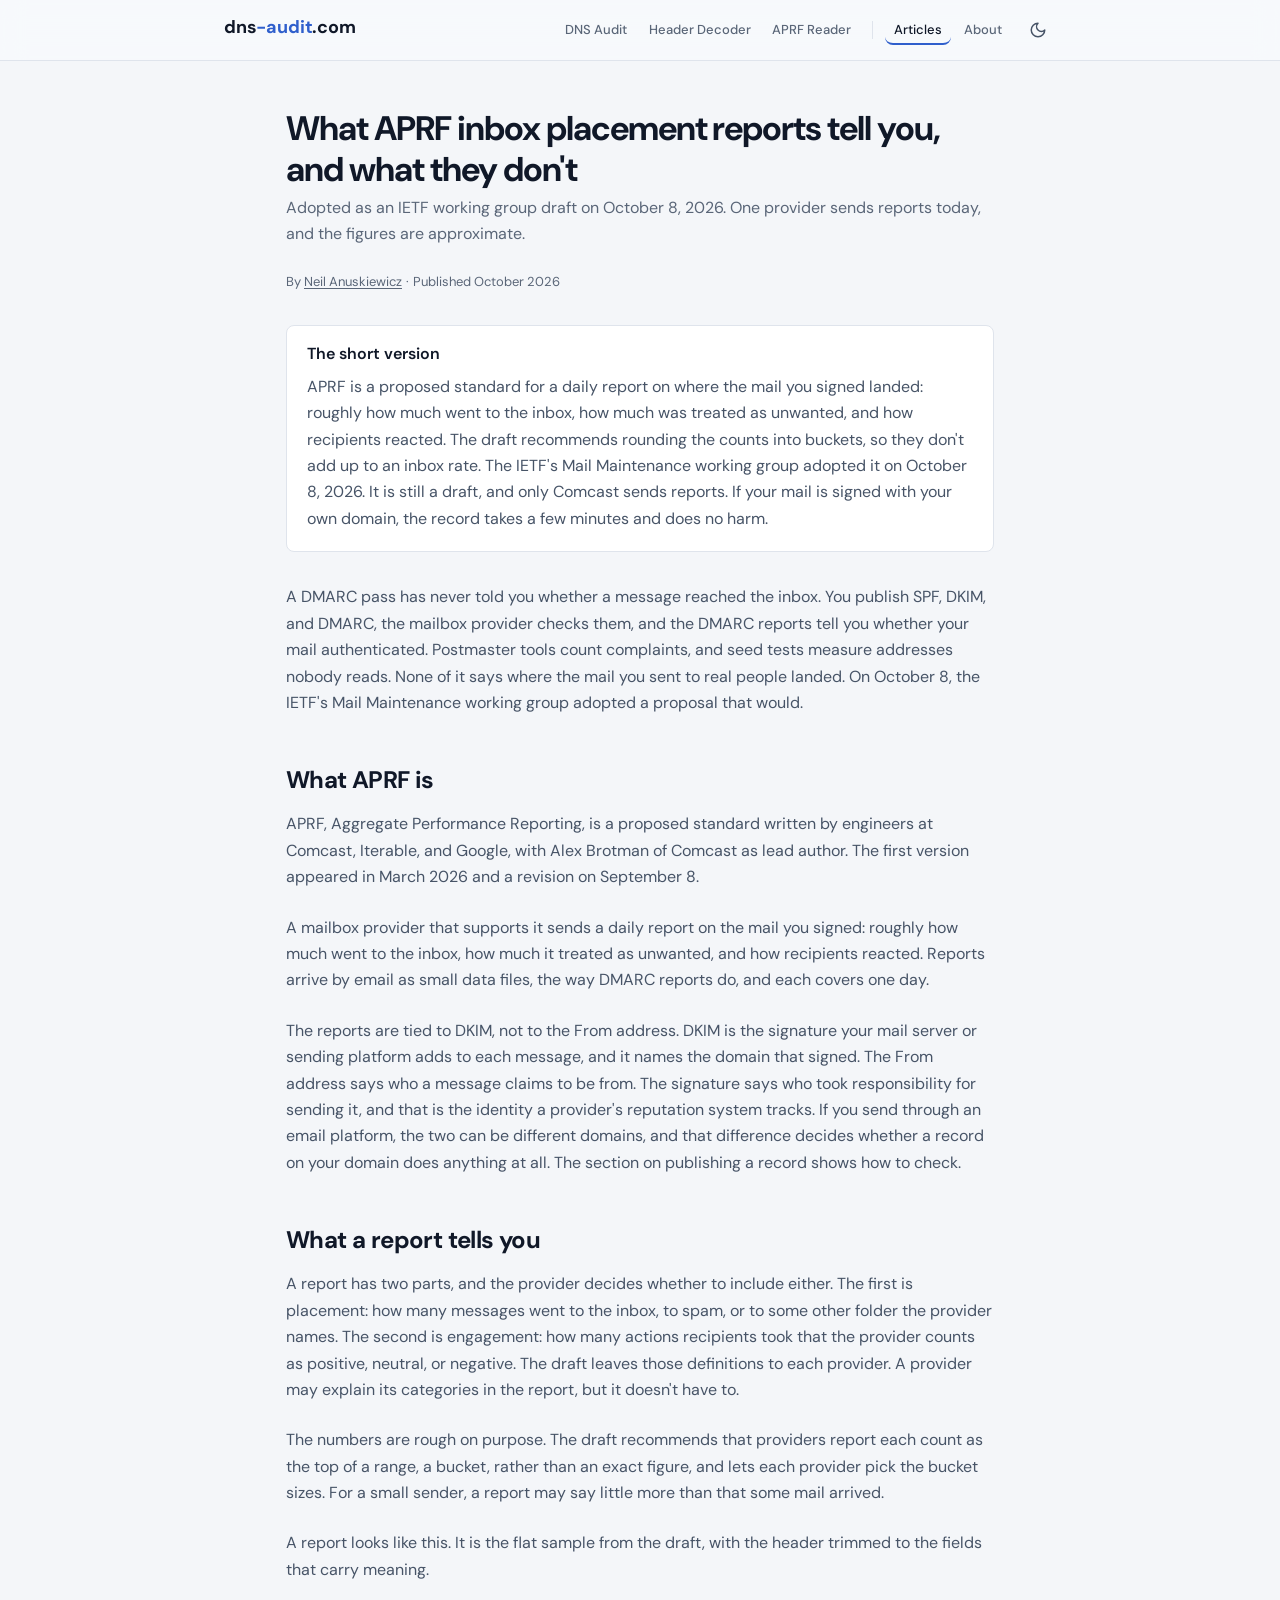
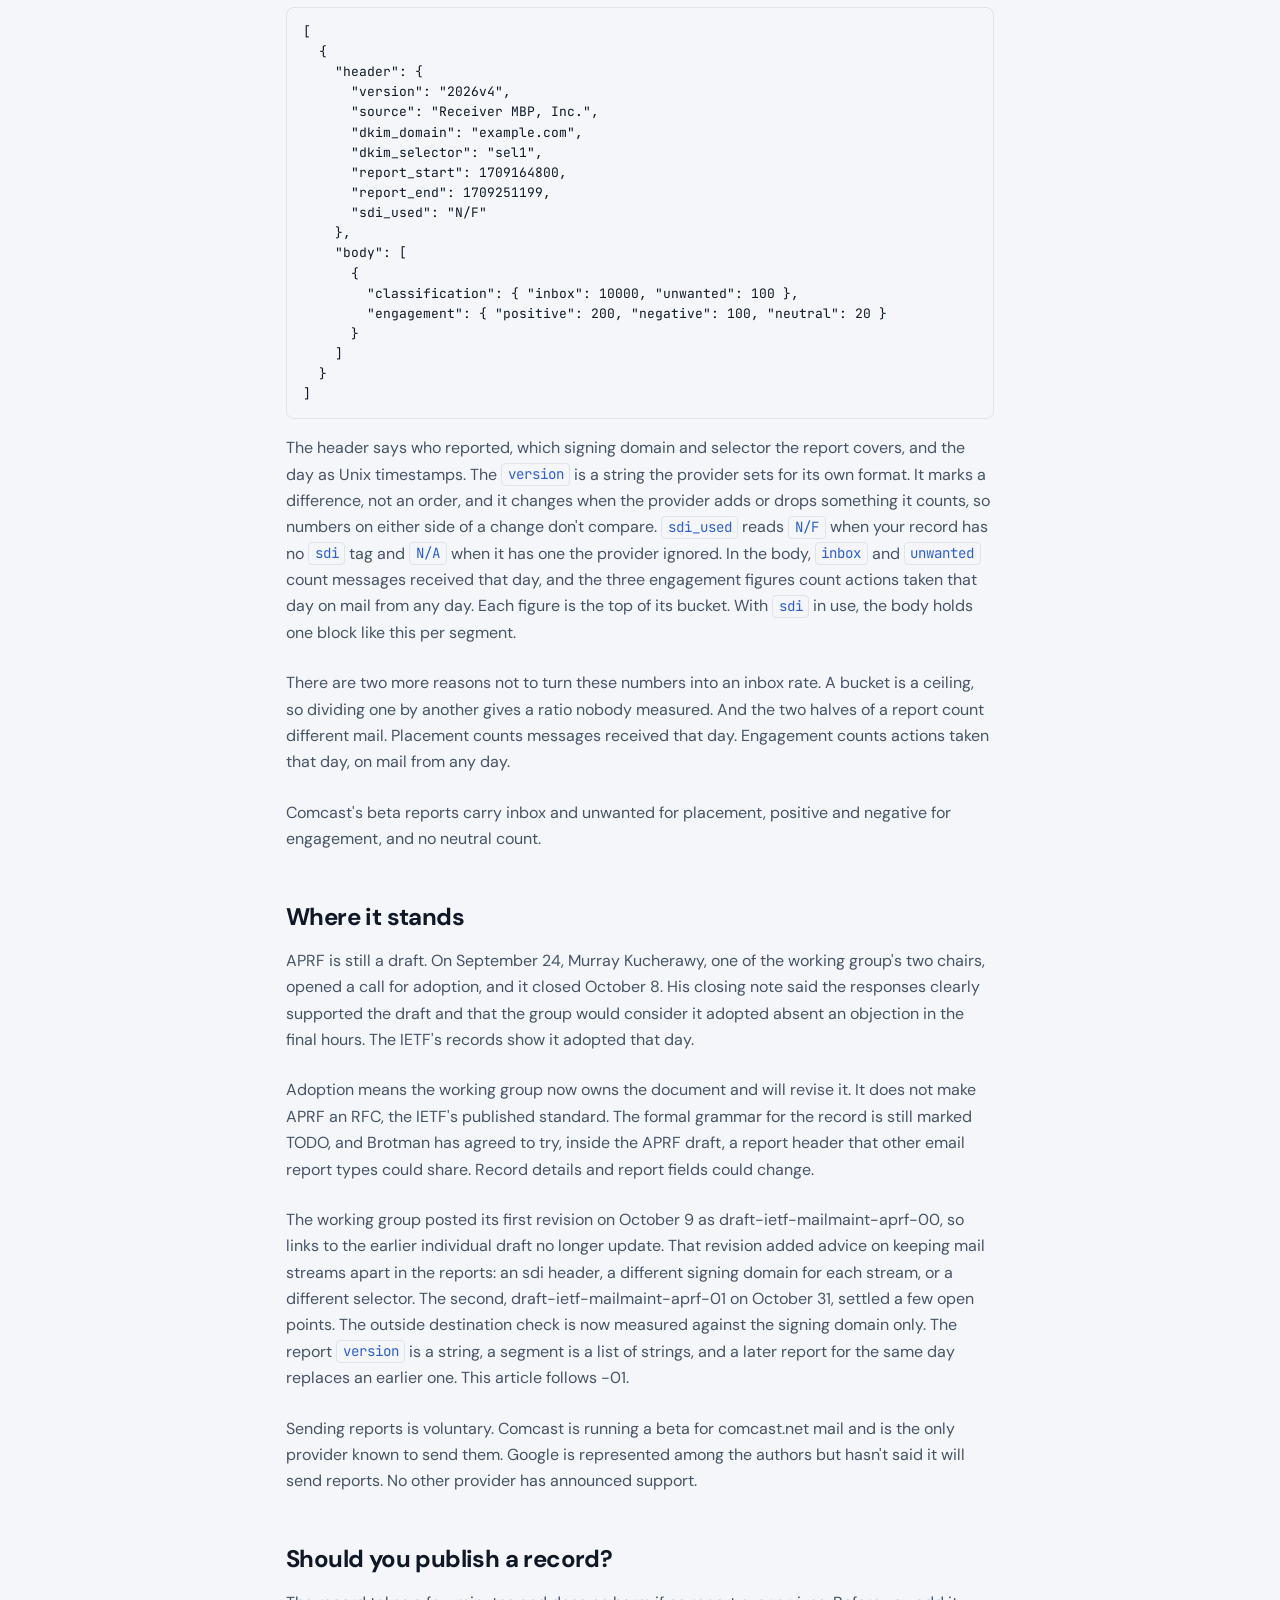
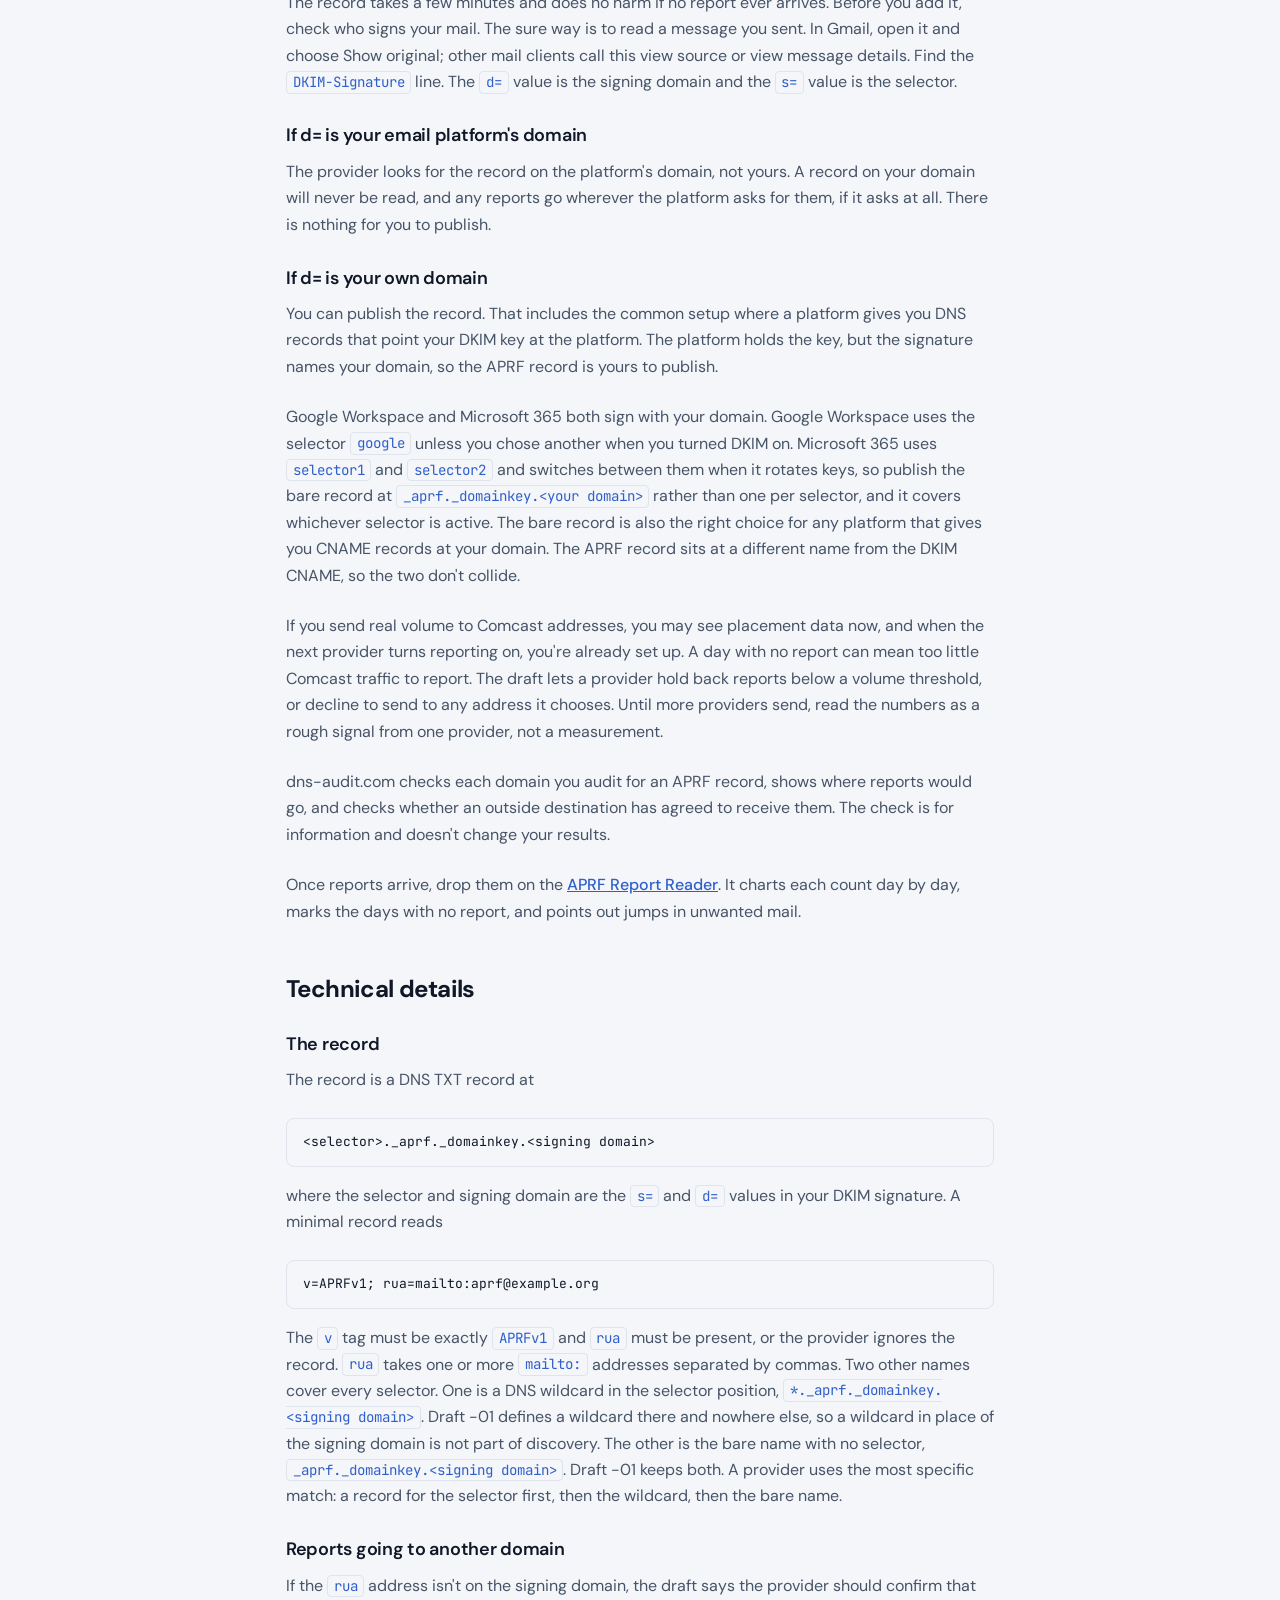
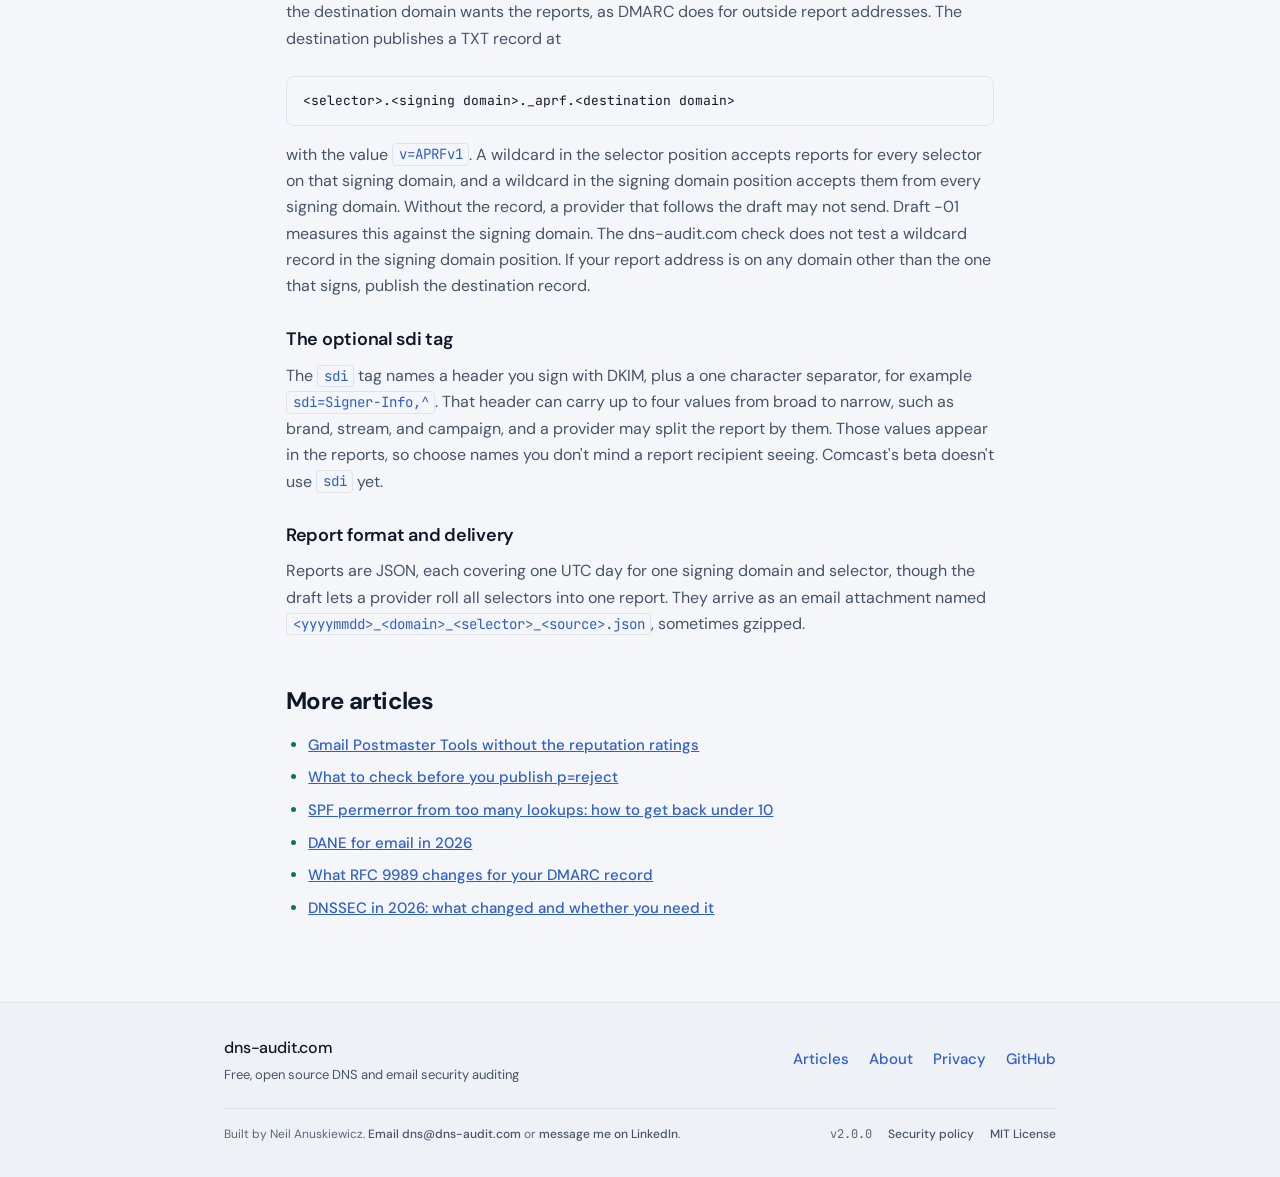
<file: static/articles/aprf.html>
<!DOCTYPE html>
<html lang="en">
<head>
    <meta charset="UTF-8">
    <meta name="viewport" content="width=device-width, initial-scale=1.0">
    <title>What APRF reports tell you, and what they don't | dns-audit.com</title>
    <meta name="description" content="APRF is a proposed daily report on where your signed mail landed. What the reports show, why the numbers are rough, and whether to publish the record.">
    <meta name="keywords" content="APRF, Aggregate Performance Reporting, inbox placement, email deliverability reporting, DKIM, IETF MAILMAINT, Comcast, _aprf._domainkey">
    <meta name="author" content="Neil Anuskiewicz">
    <meta property="og:type" content="article">
    <meta property="article:published_time" content="2026-10-09">
    <meta property="article:modified_time" content="2026-11-01">
    <meta property="article:author" content="https://dns-audit.com/about#neil">
    <meta property="og:site_name" content="dns-audit.com">
    <meta property="og:url" content="https://dns-audit.com/articles/aprf">
    <meta property="og:title" content="What APRF inbox placement reports tell you, and what they don't">
    <meta property="og:description" content="APRF is a proposed daily report on where your signed mail landed. What the reports show, why the numbers are rough, and whether to publish the record.">
    <meta property="og:image" content="https://dns-audit.com/static/og-card-aprf.png?v=1">
    <meta property="og:image:width" content="1200">
    <meta property="og:image:height" content="630">
    <meta property="og:image:alt" content="What APRF inbox placement reports tell you, and what they don't. A dig lookup of an example APRF record.">
    <meta name="twitter:card" content="summary_large_image">
    <meta name="twitter:image" content="https://dns-audit.com/static/og-card-aprf.png?v=1">
    <meta name="twitter:title" content="What APRF inbox placement reports tell you, and what they don't">
    <meta name="twitter:description" content="APRF is a proposed daily report on where your signed mail landed. What the reports show, why the numbers are rough, and whether to publish the record.">
    <link rel="canonical" href="https://dns-audit.com/articles/aprf">
    <link rel="icon" type="image/svg+xml" href="/static/favicon.svg">
    <link rel="apple-touch-icon" sizes="180x180" href="/static/apple-touch-icon.png">
    <link rel="icon" type="image/png" sizes="32x32" href="/static/favicon-32.png">
    <link rel="preload" href="/static/fonts/dm-sans-normal-latin.woff2" as="font" type="font/woff2" crossorigin>
    <link rel="preload" href="/static/fonts/jetbrains-mono-latin.woff2" as="font" type="font/woff2" crossorigin>
    <link rel="stylesheet" href="/static/style.css?v=d9783b4c5c">
    <script src="/static/theme.js?v=d9783b4c5c"></script>
    <script type="application/ld+json">
    {
        "@context": "https://schema.org",
        "@type": "TechArticle",
        "headline": "What APRF inbox placement reports tell you, and what they don't",
        "description": "APRF is a proposed daily report on where your signed mail landed. What the reports show, why the numbers are rough, and whether to publish the record.",
        "url": "https://dns-audit.com/articles/aprf",
        "author": {"@type": "Person", "@id": "https://dns-audit.com/about#neil", "name": "Neil Anuskiewicz", "url": "https://dns-audit.com/about"},
        "publisher": {"@type": "Person", "@id": "https://dns-audit.com/about#neil", "name": "Neil Anuskiewicz", "url": "https://dns-audit.com/about"},
        "mainEntityOfPage": "https://dns-audit.com/articles/aprf",
        "image": "https://dns-audit.com/static/og-card-aprf.png?v=1",
        "isPartOf": { "@id": "https://dns-audit.com/#website" },
        "datePublished": "2026-10-09",
        "dateModified": "2026-11-01"
    }
    </script>
    <script type="application/ld+json">
    {
        "@context": "https://schema.org",
        "@type": "BreadcrumbList",
        "itemListElement": [
            {
                "@type": "ListItem",
                "position": 1,
                "name": "Home",
                "item": "https://dns-audit.com/"
            },
            {
                "@type": "ListItem",
                "position": 2,
                "name": "Articles",
                "item": "https://dns-audit.com/articles/"
            },
            {
                "@type": "ListItem",
                "position": 3,
                "name": "What APRF inbox placement reports tell you, and what they don't",
                "item": "https://dns-audit.com/articles/aprf"
            }
        ]
    }
    </script>
</head>
<body>
    <a href="#main-content" class="skip-to-content">Skip to content</a>
    <header class="site-header">
        <div class="container header-inner">
            <a href="/" class="logo"><span class="logo-text">dns<span class="logo-accent">-audit</span>.com</span></a>
            <div class="header-right">
                <nav class="site-nav" aria-label="Main navigation">
                    <a href="https://dns-audit.com/" class="nav-link" aria-label="DNS Audit"><span class="nav-long">DNS Audit</span><span class="nav-short">Audit</span></a>
                    <a href="https://headers.dns-audit.com/" class="nav-link" rel="noopener" aria-label="Header Decoder"><span class="nav-long">Header Decoder</span><span class="nav-short">Headers</span></a>
                    <a href="https://aprf.dns-audit.com/" class="nav-link" rel="noopener" aria-label="APRF Reader"><span class="nav-long">APRF Reader</span><span class="nav-short">APRF</span></a>
                    <span class="nav-sep" aria-hidden="true"></span>
                    <a href="https://dns-audit.com/articles/" class="nav-link nav-link-active" aria-current="page">Articles</a>
                    <a href="https://dns-audit.com/about" class="nav-link">About</a>
                    <button type="button" class="theme-toggle" id="theme-toggle" aria-label="Switch theme" title="Switch theme">
                        <svg class="theme-icon-sun" viewBox="0 0 24 24" fill="none" stroke="currentColor" stroke-width="2" stroke-linecap="round" stroke-linejoin="round" aria-hidden="true"><circle cx="12" cy="12" r="4"/><path d="M12 2v2M12 20v2M4.93 4.93l1.41 1.41M17.66 17.66l1.41 1.41M2 12h2M20 12h2M6.34 17.66l-1.41 1.41M19.07 4.93l-1.41 1.41"/></svg>
                        <svg class="theme-icon-moon" viewBox="0 0 24 24" fill="none" stroke="currentColor" stroke-width="2" stroke-linecap="round" stroke-linejoin="round" aria-hidden="true"><path d="M12 3a6 6 0 0 0 9 9 9 9 0 1 1-9-9Z"/></svg>
                    </button>
                </nav>
            </div>
        </div>
    </header>
    <main class="dbis-page" id="main-content">
        <article class="dbis-article">
            <h1 class="dbis-article-title">What APRF inbox placement reports tell you, and what they don't</h1>
            <p class="dbis-article-sub">Adopted as an IETF working group draft on October 8, 2026. One provider sends reports today, and the figures are approximate.</p>
            <p class="article-card-meta">By <a href="/about#neil" rel="author">Neil Anuskiewicz</a><span class="article-card-meta-dot">&middot;</span>Published <time datetime="2026-10-09">October 2026</time></p>
            <aside class="short-version" aria-labelledby="short-version-title">
                <h2 id="short-version-title">The short version</h2>
                <p>APRF is a proposed standard for a daily report on where the mail you signed landed: roughly how much went to the inbox, how much was treated as unwanted, and how recipients reacted. The draft recommends rounding the counts into buckets, so they don't add up to an inbox rate. The IETF's Mail Maintenance working group adopted it on October 8, 2026. It is still a draft, and only Comcast sends reports. If your mail is signed with your own domain, the record takes a few minutes and does no harm.</p>
            </aside>
            <p class="dbis-lede">A DMARC pass has never told you whether a message reached the inbox. You publish SPF, DKIM, and DMARC, the mailbox provider checks them, and the DMARC reports tell you whether your mail authenticated. Postmaster tools count complaints, and seed tests measure addresses nobody reads. None of it says where the mail you sent to real people landed. On October 8, the IETF's Mail Maintenance working group adopted a proposal that would.</p>
            <section class="dbis-section">
                <h2>What APRF is</h2>
                <p>APRF, Aggregate Performance Reporting, is a proposed standard written by engineers at Comcast, Iterable, and Google, with Alex Brotman of Comcast as lead author. The first version appeared in March 2026 and a revision on September 8.</p>
                <p>A mailbox provider that supports it sends a daily report on the mail you signed: roughly how much went to the inbox, how much it treated as unwanted, and how recipients reacted. Reports arrive by email as small data files, the way DMARC reports do, and each covers one day.</p>
                <p>The reports are tied to DKIM, not to the From address. DKIM is the signature your mail server or sending platform adds to each message, and it names the domain that signed. The From address says who a message claims to be from. The signature says who took responsibility for sending it, and that is the identity a provider's reputation system tracks. If you send through an email platform, the two can be different domains, and that difference decides whether a record on your domain does anything at all. The section on publishing a record shows how to check.</p>
            </section>
            <section class="dbis-section">
                <h2>What a report tells you</h2>
                <p>A report has two parts, and the provider decides whether to include either. The first is placement: how many messages went to the inbox, to spam, or to some other folder the provider names. The second is engagement: how many actions recipients took that the provider counts as positive, neutral, or negative. The draft leaves those definitions to each provider. A provider may explain its categories in the report, but it doesn't have to.</p>
                <p>The numbers are rough on purpose. The draft recommends that providers report each count as the top of a range, a bucket, rather than an exact figure, and lets each provider pick the bucket sizes. For a small sender, a report may say little more than that some mail arrived.</p>
                <p>A report looks like this. It is the flat sample from the draft, with the header trimmed to the fields that carry meaning.</p>
                <pre tabindex="0"><code>[
  {
    "header": {
      "version": "2026v4",
      "source": "Receiver MBP, Inc.",
      "dkim_domain": "example.com",
      "dkim_selector": "sel1",
      "report_start": 1709164800,
      "report_end": 1709251199,
      "sdi_used": "N/F"
    },
    "body": [
      {
        "classification": { "inbox": 10000, "unwanted": 100 },
        "engagement": { "positive": 200, "negative": 100, "neutral": 20 }
      }
    ]
  }
]</code></pre>
                <p>The header says who reported, which signing domain and selector the report covers, and the day as Unix timestamps. The <code>version</code> is a string the provider sets for its own format. It marks a difference, not an order, and it changes when the provider adds or drops something it counts, so numbers on either side of a change don't compare. <code>sdi_used</code> reads <code>N/F</code> when your record has no <code>sdi</code> tag and <code>N/A</code> when it has one the provider ignored. In the body, <code>inbox</code> and <code>unwanted</code> count messages received that day, and the three engagement figures count actions taken that day on mail from any day. Each figure is the top of its bucket. With <code>sdi</code> in use, the body holds one block like this per segment.</p>
                <p>There are two more reasons not to turn these numbers into an inbox rate. A bucket is a ceiling, so dividing one by another gives a ratio nobody measured. And the two halves of a report count different mail. Placement counts messages received that day. Engagement counts actions taken that day, on mail from any day.</p>
                <p>Comcast's beta reports carry inbox and unwanted for placement, positive and negative for engagement, and no neutral count.</p>
            </section>
            <section class="dbis-section">
                <h2>Where it stands</h2>
                <p>APRF is still a draft. On September 24, Murray Kucherawy, one of the working group's two chairs, opened a call for adoption, and it closed October 8. His closing note said the responses clearly supported the draft and that the group would consider it adopted absent an objection in the final hours. The IETF's records show it adopted that day.</p>
                <p>Adoption means the working group now owns the document and will revise it. It does not make APRF an RFC, the IETF's published standard. The formal grammar for the record is still marked TODO, and Brotman has agreed to try, inside the APRF draft, a report header that other email report types could share. Record details and report fields could change.</p>
                <p>The working group posted its first revision on October 9 as draft-ietf-mailmaint-aprf-00, so links to the earlier individual draft no longer update. That revision added advice on keeping mail streams apart in the reports: an sdi header, a different signing domain for each stream, or a different selector. The second, draft-ietf-mailmaint-aprf-01 on October 31, settled a few open points. The outside destination check is now measured against the signing domain only. The report <code>version</code> is a string, a segment is a list of strings, and a later report for the same day replaces an earlier one. This article follows -01.</p>
                <p>Sending reports is voluntary. Comcast is running a beta for comcast.net mail and is the only provider known to send them. Google is represented among the authors but hasn't said it will send reports. No other provider has announced support.</p>
            </section>
            <section class="dbis-section">
                <h2>Should you publish a record?</h2>
                <p>The record takes a few minutes and does no harm if no report ever arrives. Before you add it, check who signs your mail. The sure way is to read a message you sent. In Gmail, open it and choose Show original; other mail clients call this view source or view message details. Find the <code>DKIM-Signature</code> line. The <code>d=</code> value is the signing domain and the <code>s=</code> value is the selector.</p>
                <h3>If d= is your email platform's domain</h3>
                <p>The provider looks for the record on the platform's domain, not yours. A record on your domain will never be read, and any reports go wherever the platform asks for them, if it asks at all. There is nothing for you to publish.</p>
                <h3>If d= is your own domain</h3>
                <p>You can publish the record. That includes the common setup where a platform gives you DNS records that point your DKIM key at the platform. The platform holds the key, but the signature names your domain, so the APRF record is yours to publish.</p>
                <p>Google Workspace and Microsoft 365 both sign with your domain. Google Workspace uses the selector <code>google</code> unless you chose another when you turned DKIM on. Microsoft 365 uses <code>selector1</code> and <code>selector2</code> and switches between them when it rotates keys, so publish the bare record at <code>_aprf._domainkey.&lt;your domain&gt;</code> rather than one per selector, and it covers whichever selector is active. The bare record is also the right choice for any platform that gives you CNAME records at your domain. The APRF record sits at a different name from the DKIM CNAME, so the two don't collide.</p>
                <p>If you send real volume to Comcast addresses, you may see placement data now, and when the next provider turns reporting on, you're already set up. A day with no report can mean too little Comcast traffic to report. The draft lets a provider hold back reports below a volume threshold, or decline to send to any address it chooses. Until more providers send, read the numbers as a rough signal from one provider, not a measurement.</p>
                <p>dns-audit.com checks each domain you audit for an APRF record, shows where reports would go, and checks whether an outside destination has agreed to receive them. The check is for information and doesn't change your results.</p>
                <p>Once reports arrive, drop them on the <a href="https://aprf.dns-audit.com/">APRF Report Reader</a>. It charts each count day by day, marks the days with no report, and points out jumps in unwanted mail.</p>
            </section>
            <section class="dbis-section">
                <h2>Technical details</h2>
                <h3>The record</h3>
                <p>The record is a DNS TXT record at</p>
                <pre tabindex="0"><code>&lt;selector&gt;._aprf._domainkey.&lt;signing domain&gt;</code></pre>
                <p>where the selector and signing domain are the <code>s=</code> and <code>d=</code> values in your DKIM signature. A minimal record reads</p>
                <pre tabindex="0"><code>v=APRFv1; rua=mailto:aprf@example.org</code></pre>
                <p>The <code>v</code> tag must be exactly <code>APRFv1</code> and <code>rua</code> must be present, or the provider ignores the record. <code>rua</code> takes one or more <code>mailto:</code> addresses separated by commas. Two other names cover every selector. One is a DNS wildcard in the selector position, <code>*._aprf._domainkey.&lt;signing domain&gt;</code>. Draft -01 defines a wildcard there and nowhere else, so a wildcard in place of the signing domain is not part of discovery. The other is the bare name with no selector, <code>_aprf._domainkey.&lt;signing domain&gt;</code>. Draft -01 keeps both. A provider uses the most specific match: a record for the selector first, then the wildcard, then the bare name.</p>
                <h3>Reports going to another domain</h3>
                <p>If the <code>rua</code> address isn't on the signing domain, the draft says the provider should confirm that the destination domain wants the reports, as DMARC does for outside report addresses. The destination publishes a TXT record at</p>
                <pre tabindex="0"><code>&lt;selector&gt;.&lt;signing domain&gt;._aprf.&lt;destination domain&gt;</code></pre>
                <p>with the value <code>v=APRFv1</code>. A wildcard in the selector position accepts reports for every selector on that signing domain, and a wildcard in the signing domain position accepts them from every signing domain. Without the record, a provider that follows the draft may not send. Draft -01 measures this against the signing domain. The dns-audit.com check does not test a wildcard record in the signing domain position. If your report address is on any domain other than the one that signs, publish the destination record.</p>
                <h3>The optional sdi tag</h3>
                <p>The <code>sdi</code> tag names a header you sign with DKIM, plus a one character separator, for example <code>sdi=Signer-Info,^</code>. That header can carry up to four values from broad to narrow, such as brand, stream, and campaign, and a provider may split the report by them. Those values appear in the reports, so choose names you don't mind a report recipient seeing. Comcast's beta doesn't use <code>sdi</code> yet.</p>
                <h3>Report format and delivery</h3>
                <p>Reports are JSON, each covering one UTC day for one signing domain and selector, though the draft lets a provider roll all selectors into one report. They arrive as an email attachment named <code>&lt;yyyymmdd&gt;_&lt;domain&gt;_&lt;selector&gt;_&lt;source&gt;.json</code>, sometimes gzipped.</p>
            </section>
            <nav class="dbis-section more-articles" aria-labelledby="more-articles">
                <h2 id="more-articles">More articles</h2>
                <ul>
                    <li><a href="/articles/postmaster-tools">Gmail Postmaster Tools without the reputation ratings</a></li>
                    <li><a href="/articles/p-reject">What to check before you publish p=reject</a></li>
                    <li><a href="/articles/spf-lookups">SPF permerror from too many lookups: how to get back under 10</a></li>
                    <li><a href="/articles/dane">DANE for email in 2026</a></li>
                    <li><a href="/articles/dmarcbis">What RFC 9989 changes for your DMARC record</a></li>
                    <li><a href="/articles/dnssec">DNSSEC in 2026: what changed and whether you need it</a></li>
                </ul>
            </nav>
        </article>
    </main>
    <footer class="site-footer">
        <div class="container">
            <div class="footer-row footer-main">
                <div class="footer-brand">
                    <div class="footer-brand-name">dns-audit.com</div>
                    <div class="footer-brand-desc">Free, open source DNS and email security auditing</div>
                </div>
                <nav class="footer-nav" aria-label="Footer">
                    <a href="https://dns-audit.com/articles/" class="footer-link">Articles</a>
                    <a href="https://dns-audit.com/about" class="footer-link">About</a>
                    <a href="https://dns-audit.com/privacy" class="footer-link">Privacy</a>
                    <a href="https://github.com/marmot7775/dns-audit" target="_blank" rel="noopener" class="footer-link">GitHub</a>
                </nav>
            </div>
            <div class="footer-row footer-meta">
                <p class="footer-attribution">Built by Neil Anuskiewicz. <a href="mailto:dns@dns-audit.com" class="footer-link">Email dns@dns-audit.com</a> or <a href="https://www.linkedin.com/in/neilanuskiewicz/" target="_blank" rel="noopener" class="footer-link">message me on LinkedIn</a>.</p>
                <div class="footer-trust">
                    <span class="footer-version">v2.0.0</span>
                    <a href="https://github.com/marmot7775/dns-audit/security/policy" target="_blank" rel="noopener" class="footer-link">Security policy</a>
                    <a href="https://github.com/marmot7775/dns-audit/blob/main/LICENSE" target="_blank" rel="noopener" class="footer-link">MIT License</a>
                </div>
            </div>
        </div>
    </footer>
</body>
</html>
</file>
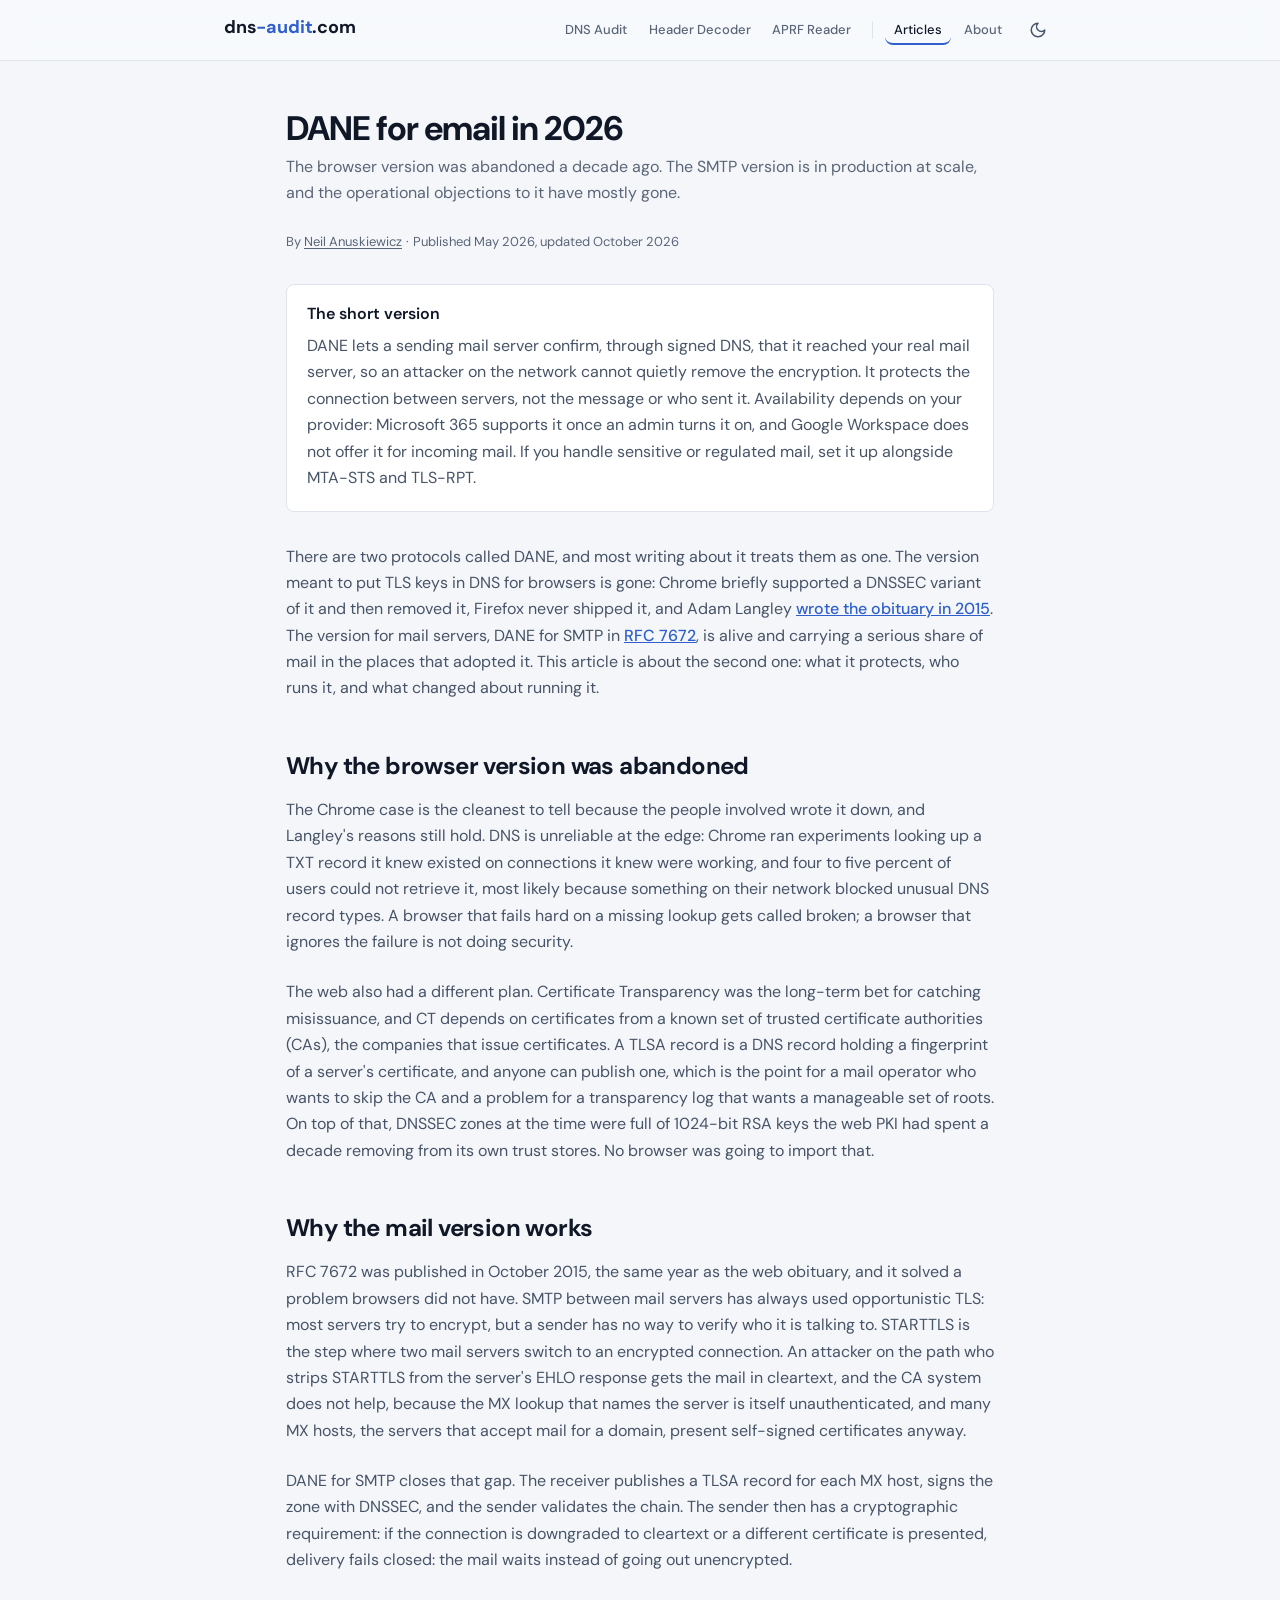
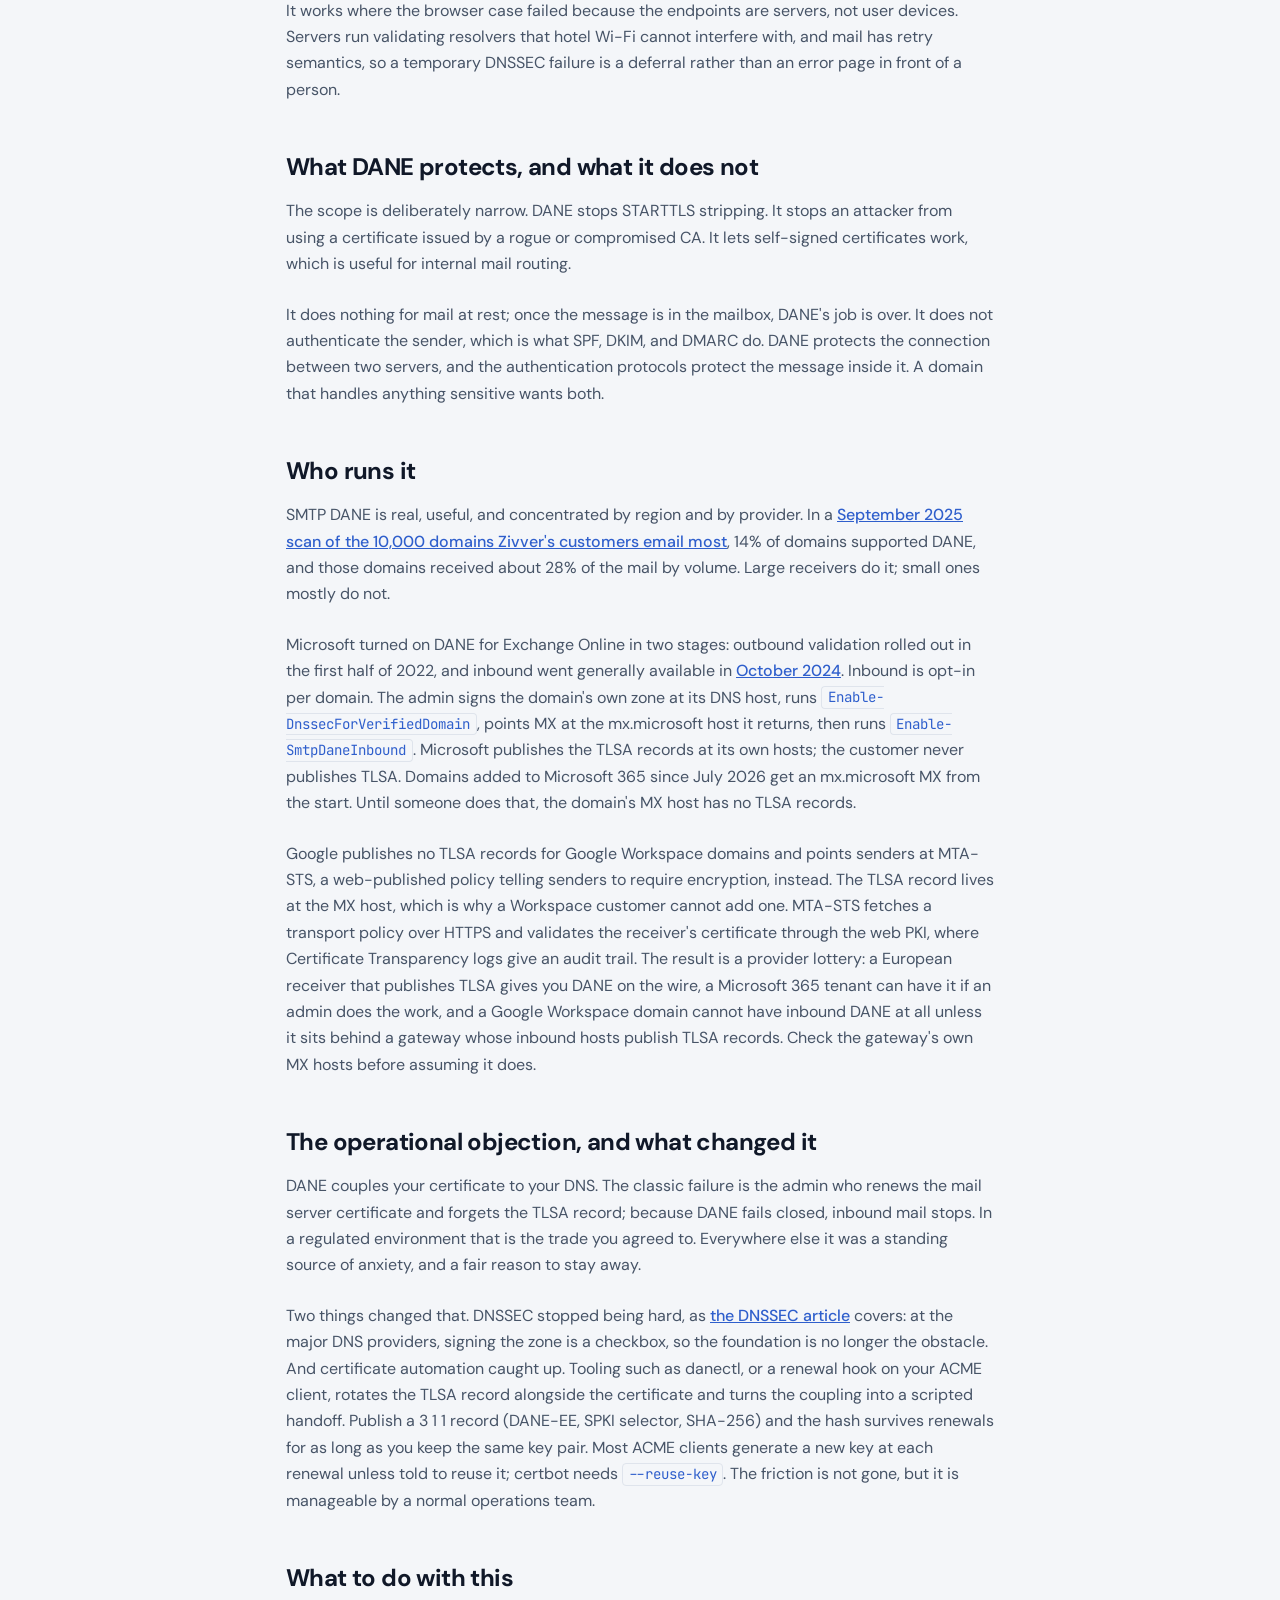
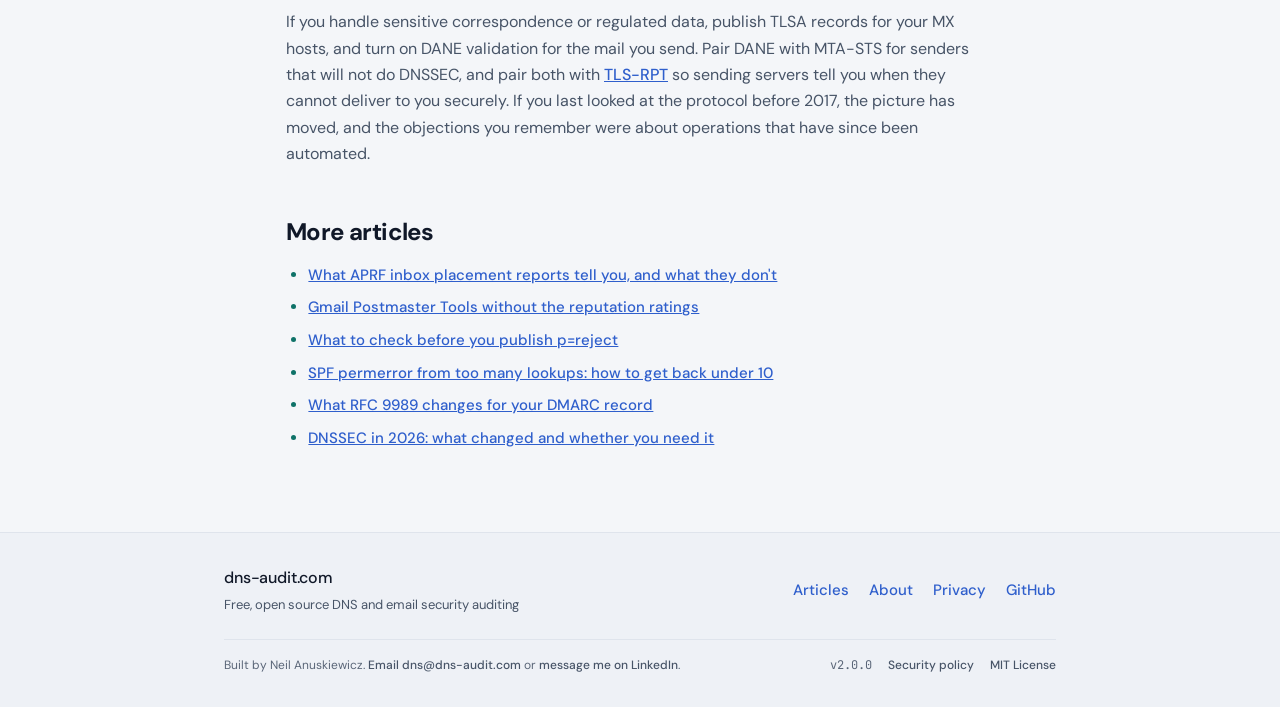
<file: static/articles/dane.html>
<!DOCTYPE html>
<html lang="en">
<head>
    <meta charset="UTF-8">
    <meta name="viewport" content="width=device-width, initial-scale=1.0">
    <title>DANE for email in 2026 | dns-audit.com</title>
    <meta name="description" content="The browser version was abandoned a decade ago. The SMTP version is in production at scale, and the operational objections to it have mostly gone.">
    <meta name="keywords" content="DANE, TLSA, SMTP DANE, RFC 7672, MTA-STS, DNSSEC, email security, transport security, STARTTLS stripping, DANE-EE, TLS-RPT">
    <meta name="author" content="Neil Anuskiewicz">
    <meta property="og:type" content="article">
    <meta property="article:published_time" content="2026-05-13">
    <meta property="article:modified_time" content="2026-10-01">
    <meta property="article:author" content="https://dns-audit.com/about#neil">
    <meta property="og:site_name" content="dns-audit.com">
    <meta property="og:url" content="https://dns-audit.com/articles/dane">
    <meta property="og:title" content="DANE for email in 2026">
    <meta property="og:description" content="The browser version was abandoned a decade ago. The SMTP version is in production at scale, and the operational objections to it have mostly gone.">
    <meta property="og:image" content="https://dns-audit.com/static/og-card.png?v=1">
    <meta property="og:image:width" content="1200">
    <meta property="og:image:height" content="630">
    <meta property="og:image:alt" content="dns-audit.com: free DNS and email security audit">
    <meta name="twitter:card" content="summary_large_image">
    <meta name="twitter:image" content="https://dns-audit.com/static/og-card.png?v=1">
    <meta name="twitter:title" content="DANE for email in 2026">
    <meta name="twitter:description" content="The browser version was abandoned a decade ago. The SMTP version is in production at scale, and the operational objections to it have mostly gone.">
    <link rel="canonical" href="https://dns-audit.com/articles/dane">
    <link rel="icon" type="image/svg+xml" href="/static/favicon.svg">
    <link rel="apple-touch-icon" sizes="180x180" href="/static/apple-touch-icon.png">
    <link rel="icon" type="image/png" sizes="32x32" href="/static/favicon-32.png">
    <link rel="preload" href="/static/fonts/dm-sans-normal-latin.woff2" as="font" type="font/woff2" crossorigin>
    <link rel="preload" href="/static/fonts/jetbrains-mono-latin.woff2" as="font" type="font/woff2" crossorigin>
    <link rel="stylesheet" href="/static/style.css?v=d9783b4c5c">
    <script src="/static/theme.js?v=d9783b4c5c"></script>
    <script type="application/ld+json">
    {
        "@context": "https://schema.org",
        "@type": "TechArticle",
        "headline": "DANE for email in 2026",
        "description": "The browser version was abandoned a decade ago. The SMTP version is in production at scale, and the operational objections to it have mostly gone.",
        "url": "https://dns-audit.com/articles/dane",
        "author": {"@type": "Person", "@id": "https://dns-audit.com/about#neil", "name": "Neil Anuskiewicz", "url": "https://dns-audit.com/about"},
        "publisher": {"@type": "Person", "@id": "https://dns-audit.com/about#neil", "name": "Neil Anuskiewicz", "url": "https://dns-audit.com/about"},
        "mainEntityOfPage": "https://dns-audit.com/articles/dane",
        "image": "https://dns-audit.com/static/og-card.png?v=1",
        "isPartOf": { "@id": "https://dns-audit.com/#website" },
        "datePublished": "2026-05-13",
        "dateModified": "2026-10-01"
    }
    </script>
    <script type="application/ld+json">
    {
        "@context": "https://schema.org",
        "@type": "BreadcrumbList",
        "itemListElement": [
            {
                "@type": "ListItem",
                "position": 1,
                "name": "Home",
                "item": "https://dns-audit.com/"
            },
            {
                "@type": "ListItem",
                "position": 2,
                "name": "Articles",
                "item": "https://dns-audit.com/articles/"
            },
            {
                "@type": "ListItem",
                "position": 3,
                "name": "DANE for email in 2026",
                "item": "https://dns-audit.com/articles/dane"
            }
        ]
    }
    </script>
</head>
<body>
    <a href="#main-content" class="skip-to-content">Skip to content</a>
    <header class="site-header">
        <div class="container header-inner">
            <a href="/" class="logo"><span class="logo-text">dns<span class="logo-accent">-audit</span>.com</span></a>
            <div class="header-right">
                <nav class="site-nav" aria-label="Main navigation">
                    <a href="https://dns-audit.com/" class="nav-link" aria-label="DNS Audit"><span class="nav-long">DNS Audit</span><span class="nav-short">Audit</span></a>
                    <a href="https://headers.dns-audit.com/" class="nav-link" rel="noopener" aria-label="Header Decoder"><span class="nav-long">Header Decoder</span><span class="nav-short">Headers</span></a>
                    <a href="https://aprf.dns-audit.com/" class="nav-link" rel="noopener" aria-label="APRF Reader"><span class="nav-long">APRF Reader</span><span class="nav-short">APRF</span></a>
                    <span class="nav-sep" aria-hidden="true"></span>
                    <a href="https://dns-audit.com/articles/" class="nav-link nav-link-active" aria-current="page">Articles</a>
                    <a href="https://dns-audit.com/about" class="nav-link">About</a>
                    <button type="button" class="theme-toggle" id="theme-toggle" aria-label="Switch theme" title="Switch theme">
                        <svg class="theme-icon-sun" viewBox="0 0 24 24" fill="none" stroke="currentColor" stroke-width="2" stroke-linecap="round" stroke-linejoin="round" aria-hidden="true"><circle cx="12" cy="12" r="4"/><path d="M12 2v2M12 20v2M4.93 4.93l1.41 1.41M17.66 17.66l1.41 1.41M2 12h2M20 12h2M6.34 17.66l-1.41 1.41M19.07 4.93l-1.41 1.41"/></svg>
                        <svg class="theme-icon-moon" viewBox="0 0 24 24" fill="none" stroke="currentColor" stroke-width="2" stroke-linecap="round" stroke-linejoin="round" aria-hidden="true"><path d="M12 3a6 6 0 0 0 9 9 9 9 0 1 1-9-9Z"/></svg>
                    </button>
                </nav>
            </div>
        </div>
    </header>
    <main class="dbis-page" id="main-content">
        <article class="dbis-article">
            <h1 class="dbis-article-title">DANE for email in 2026</h1>
            <p class="dbis-article-sub">The browser version was abandoned a decade ago. The SMTP version is in production at scale, and the operational objections to it have mostly gone.</p>
            <p class="article-card-meta">By <a href="/about#neil" rel="author">Neil Anuskiewicz</a><span class="article-card-meta-dot">&middot;</span>Published <time datetime="2026-05-13">May 2026</time>, updated <time datetime="2026-10-01">October 2026</time></p>
            <aside class="short-version" aria-labelledby="short-version-title">
                <h2 id="short-version-title">The short version</h2>
                <p>DANE lets a sending mail server confirm, through signed DNS, that it reached your real mail server, so an attacker on the network cannot quietly remove the encryption. It protects the connection between servers, not the message or who sent it. Availability depends on your provider: Microsoft 365 supports it once an admin turns it on, and Google Workspace does not offer it for incoming mail. If you handle sensitive or regulated mail, set it up alongside MTA-STS and TLS-RPT.</p>
            </aside>
            <p class="dbis-lede">There are two protocols called DANE, and most writing about it treats them as one. The version meant to put TLS keys in DNS for browsers is gone: Chrome briefly supported a DNSSEC variant of it and then removed it, Firefox never shipped it, and Adam Langley <a href="https://www.imperialviolet.org/2015/01/17/notdane.html" target="_blank" rel="noopener">wrote the obituary in 2015</a>. The version for mail servers, DANE for SMTP in <a href="https://datatracker.ietf.org/doc/html/rfc7672" target="_blank" rel="noopener">RFC 7672</a>, is alive and carrying a serious share of mail in the places that adopted it. This article is about the second one: what it protects, who runs it, and what changed about running it.</p>
            <section class="dbis-section">
                <h2>Why the browser version was abandoned</h2>
                <p>The Chrome case is the cleanest to tell because the people involved wrote it down, and Langley's reasons still hold. DNS is unreliable at the edge: Chrome ran experiments looking up a TXT record it knew existed on connections it knew were working, and four to five percent of users could not retrieve it, most likely because something on their network blocked unusual DNS record types. A browser that fails hard on a missing lookup gets called broken; a browser that ignores the failure is not doing security.</p>
                <p>The web also had a different plan. Certificate Transparency was the long-term bet for catching misissuance, and CT depends on certificates from a known set of trusted certificate authorities (CAs), the companies that issue certificates. A TLSA record is a DNS record holding a fingerprint of a server's certificate, and anyone can publish one, which is the point for a mail operator who wants to skip the CA and a problem for a transparency log that wants a manageable set of roots. On top of that, DNSSEC zones at the time were full of 1024-bit RSA keys the web PKI had spent a decade removing from its own trust stores. No browser was going to import that.</p>
            </section>
            <section class="dbis-section">
                <h2>Why the mail version works</h2>
                <p>RFC 7672 was published in October 2015, the same year as the web obituary, and it solved a problem browsers did not have. SMTP between mail servers has always used opportunistic TLS: most servers try to encrypt, but a sender has no way to verify who it is talking to. STARTTLS is the step where two mail servers switch to an encrypted connection. An attacker on the path who strips STARTTLS from the server's EHLO response gets the mail in cleartext, and the CA system does not help, because the MX lookup that names the server is itself unauthenticated, and many MX hosts, the servers that accept mail for a domain, present self-signed certificates anyway.</p>
                <p>DANE for SMTP closes that gap. The receiver publishes a TLSA record for each MX host, signs the zone with DNSSEC, and the sender validates the chain. The sender then has a cryptographic requirement: if the connection is downgraded to cleartext or a different certificate is presented, delivery fails closed: the mail waits instead of going out unencrypted.</p>
                <p>It works where the browser case failed because the endpoints are servers, not user devices. Servers run validating resolvers that hotel Wi-Fi cannot interfere with, and mail has retry semantics, so a temporary DNSSEC failure is a deferral rather than an error page in front of a person.</p>
            </section>
            <section class="dbis-section">
                <h2>What DANE protects, and what it does not</h2>
                <p>The scope is deliberately narrow. DANE stops STARTTLS stripping. It stops an attacker from using a certificate issued by a rogue or compromised CA. It lets self-signed certificates work, which is useful for internal mail routing.</p>
                <p>It does nothing for mail at rest; once the message is in the mailbox, DANE's job is over. It does not authenticate the sender, which is what SPF, DKIM, and DMARC do. DANE protects the connection between two servers, and the authentication protocols protect the message inside it. A domain that handles anything sensitive wants both.</p>
            </section>
            <section class="dbis-section">
                <h2>Who runs it</h2>
                <p>SMTP DANE is real, useful, and concentrated by region and by provider. In a <a href="https://www.zivver.com/blog/use-of-email-security-standards-in-the-netherlands-september-2025-only-14-dane-6-mta-sts" target="_blank" rel="noopener">September 2025 scan of the 10,000 domains Zivver's customers email most</a>, 14% of domains supported DANE, and those domains received about 28% of the mail by volume. Large receivers do it; small ones mostly do not.</p>
                <p>Microsoft turned on DANE for Exchange Online in two stages: outbound validation rolled out in the first half of 2022, and inbound went generally available in <a href="https://techcommunity.microsoft.com/blog/exchange/announcing-general-availability-of-inbound-smtp-dane-with-dnssec-for-exchange-on/4281292" target="_blank" rel="noopener">October 2024</a>. Inbound is opt-in per domain. The admin signs the domain's own zone at its DNS host, runs <code>Enable-DnssecForVerifiedDomain</code>, points MX at the mx.microsoft host it returns, then runs <code>Enable-SmtpDaneInbound</code>. Microsoft publishes the TLSA records at its own hosts; the customer never publishes TLSA. Domains added to Microsoft 365 since July 2026 get an mx.microsoft MX from the start. Until someone does that, the domain's MX host has no TLSA records.</p>
                <p>Google publishes no TLSA records for Google Workspace domains and points senders at MTA-STS, a web-published policy telling senders to require encryption, instead. The TLSA record lives at the MX host, which is why a Workspace customer cannot add one. MTA-STS fetches a transport policy over HTTPS and validates the receiver's certificate through the web PKI, where Certificate Transparency logs give an audit trail. The result is a provider lottery: a European receiver that publishes TLSA gives you DANE on the wire, a Microsoft 365 tenant can have it if an admin does the work, and a Google Workspace domain cannot have inbound DANE at all unless it sits behind a gateway whose inbound hosts publish TLSA records. Check the gateway's own MX hosts before assuming it does.</p>
            </section>
            <section class="dbis-section">
                <h2>The operational objection, and what changed it</h2>
                <p>DANE couples your certificate to your DNS. The classic failure is the admin who renews the mail server certificate and forgets the TLSA record; because DANE fails closed, inbound mail stops. In a regulated environment that is the trade you agreed to. Everywhere else it was a standing source of anxiety, and a fair reason to stay away.</p>
                <p>Two things changed that. DNSSEC stopped being hard, as <a href="/articles/dnssec">the DNSSEC article</a> covers: at the major DNS providers, signing the zone is a checkbox, so the foundation is no longer the obstacle. And certificate automation caught up. Tooling such as danectl, or a renewal hook on your ACME client, rotates the TLSA record alongside the certificate and turns the coupling into a scripted handoff. Publish a 3 1 1 record (DANE-EE, SPKI selector, SHA-256) and the hash survives renewals for as long as you keep the same key pair. Most ACME clients generate a new key at each renewal unless told to reuse it; certbot needs <code>--reuse-key</code>. The friction is not gone, but it is manageable by a normal operations team.</p>
            </section>
            <section class="dbis-section">
                <h2>What to do with this</h2>
                <p>If you handle sensitive correspondence or regulated data, publish TLSA records for your MX hosts, and turn on DANE validation for the mail you send. Pair DANE with MTA-STS for senders that will not do DNSSEC, and pair both with <a href="https://datatracker.ietf.org/doc/html/rfc8460" target="_blank" rel="noopener">TLS-RPT</a> so sending servers tell you when they cannot deliver to you securely. If you last looked at the protocol before 2017, the picture has moved, and the objections you remember were about operations that have since been automated.</p>
            </section>
            <nav class="dbis-section more-articles" aria-labelledby="more-articles">
                <h2 id="more-articles">More articles</h2>
                <ul>
                    <li><a href="/articles/aprf">What APRF inbox placement reports tell you, and what they don't</a></li>
                    <li><a href="/articles/postmaster-tools">Gmail Postmaster Tools without the reputation ratings</a></li>
                    <li><a href="/articles/p-reject">What to check before you publish p=reject</a></li>
                    <li><a href="/articles/spf-lookups">SPF permerror from too many lookups: how to get back under 10</a></li>
                    <li><a href="/articles/dmarcbis">What RFC 9989 changes for your DMARC record</a></li>
                    <li><a href="/articles/dnssec">DNSSEC in 2026: what changed and whether you need it</a></li>
                </ul>
            </nav>
        </article>
    </main>
    <footer class="site-footer">
        <div class="container">
            <div class="footer-row footer-main">
                <div class="footer-brand">
                    <div class="footer-brand-name">dns-audit.com</div>
                    <div class="footer-brand-desc">Free, open source DNS and email security auditing</div>
                </div>
                <nav class="footer-nav" aria-label="Footer">
                    <a href="https://dns-audit.com/articles/" class="footer-link">Articles</a>
                    <a href="https://dns-audit.com/about" class="footer-link">About</a>
                    <a href="https://dns-audit.com/privacy" class="footer-link">Privacy</a>
                    <a href="https://github.com/marmot7775/dns-audit" target="_blank" rel="noopener" class="footer-link">GitHub</a>
                </nav>
            </div>
            <div class="footer-row footer-meta">
                <p class="footer-attribution">Built by Neil Anuskiewicz. <a href="mailto:dns@dns-audit.com" class="footer-link">Email dns@dns-audit.com</a> or <a href="https://www.linkedin.com/in/neilanuskiewicz/" target="_blank" rel="noopener" class="footer-link">message me on LinkedIn</a>.</p>
                <div class="footer-trust">
                    <span class="footer-version">v2.0.0</span>
                    <a href="https://github.com/marmot7775/dns-audit/security/policy" target="_blank" rel="noopener" class="footer-link">Security policy</a>
                    <a href="https://github.com/marmot7775/dns-audit/blob/main/LICENSE" target="_blank" rel="noopener" class="footer-link">MIT License</a>
                </div>
            </div>
        </div>
    </footer>
</body>
</html>
</file>
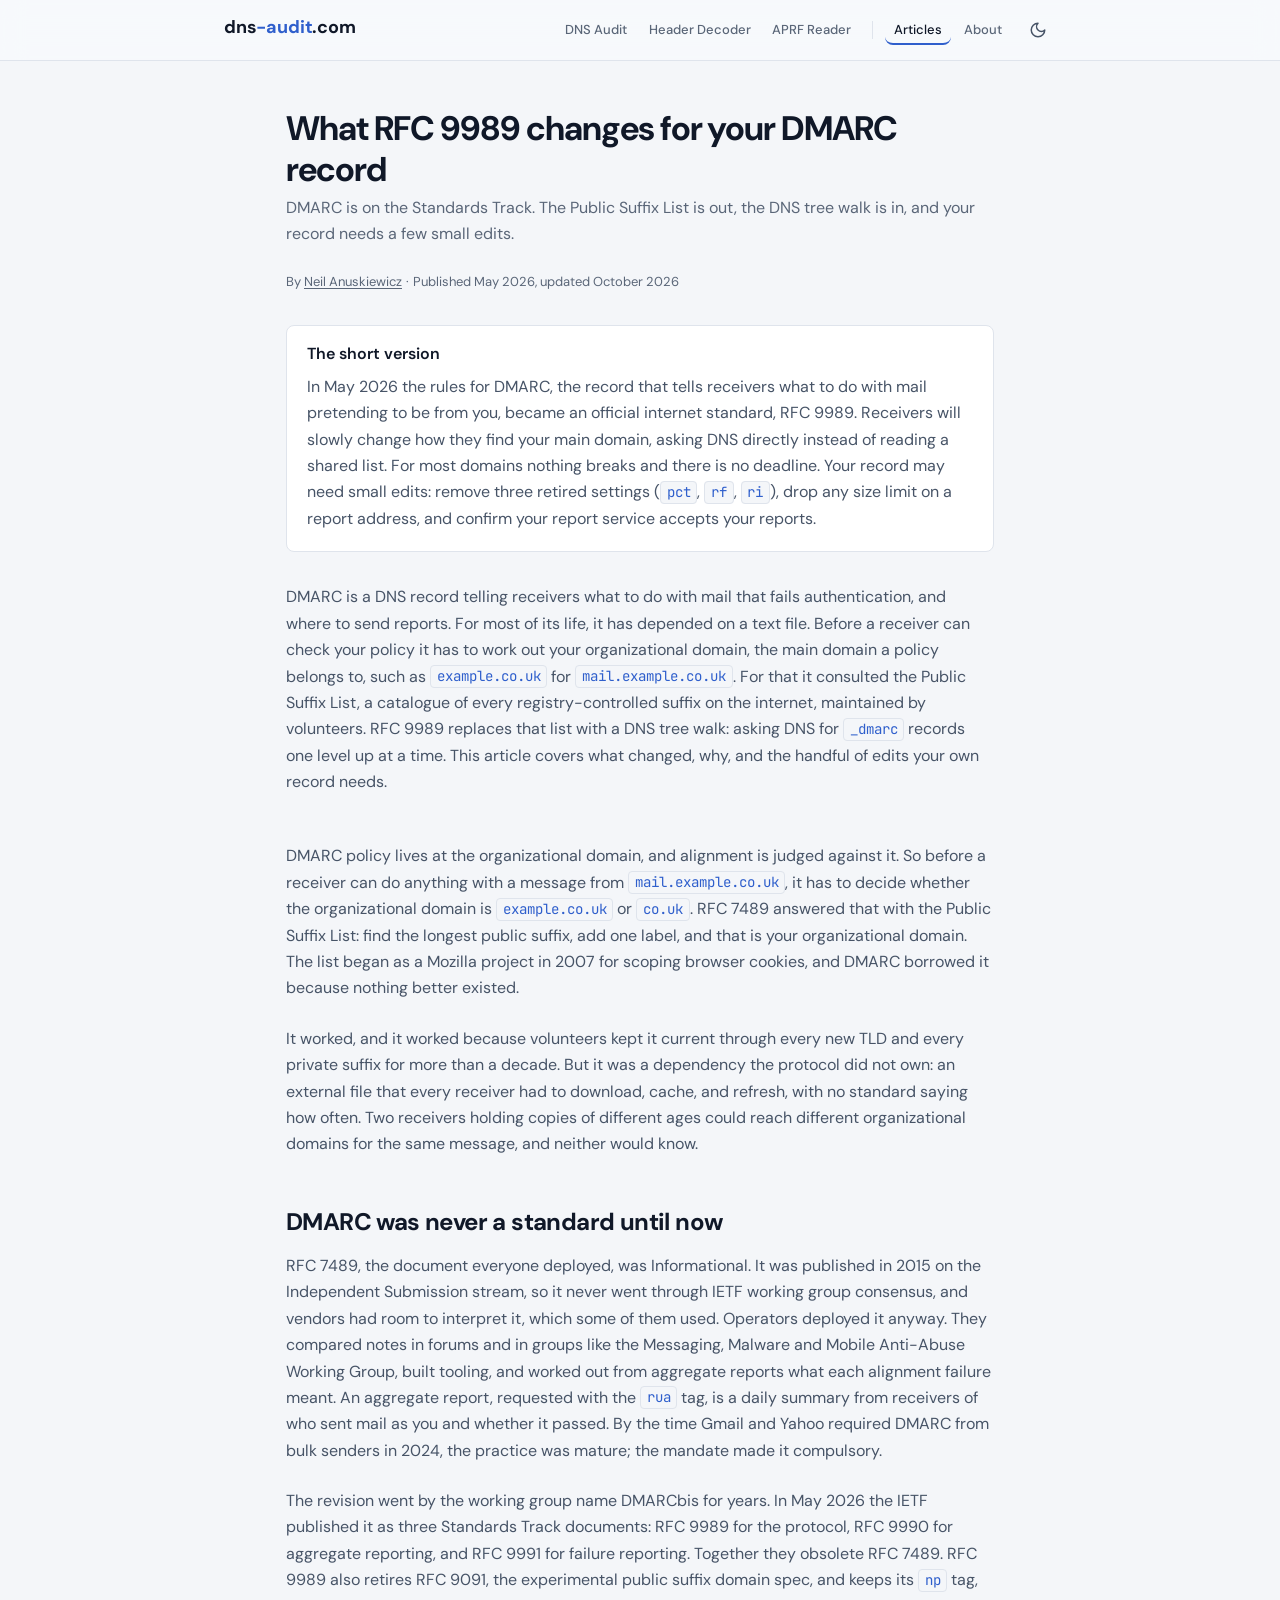
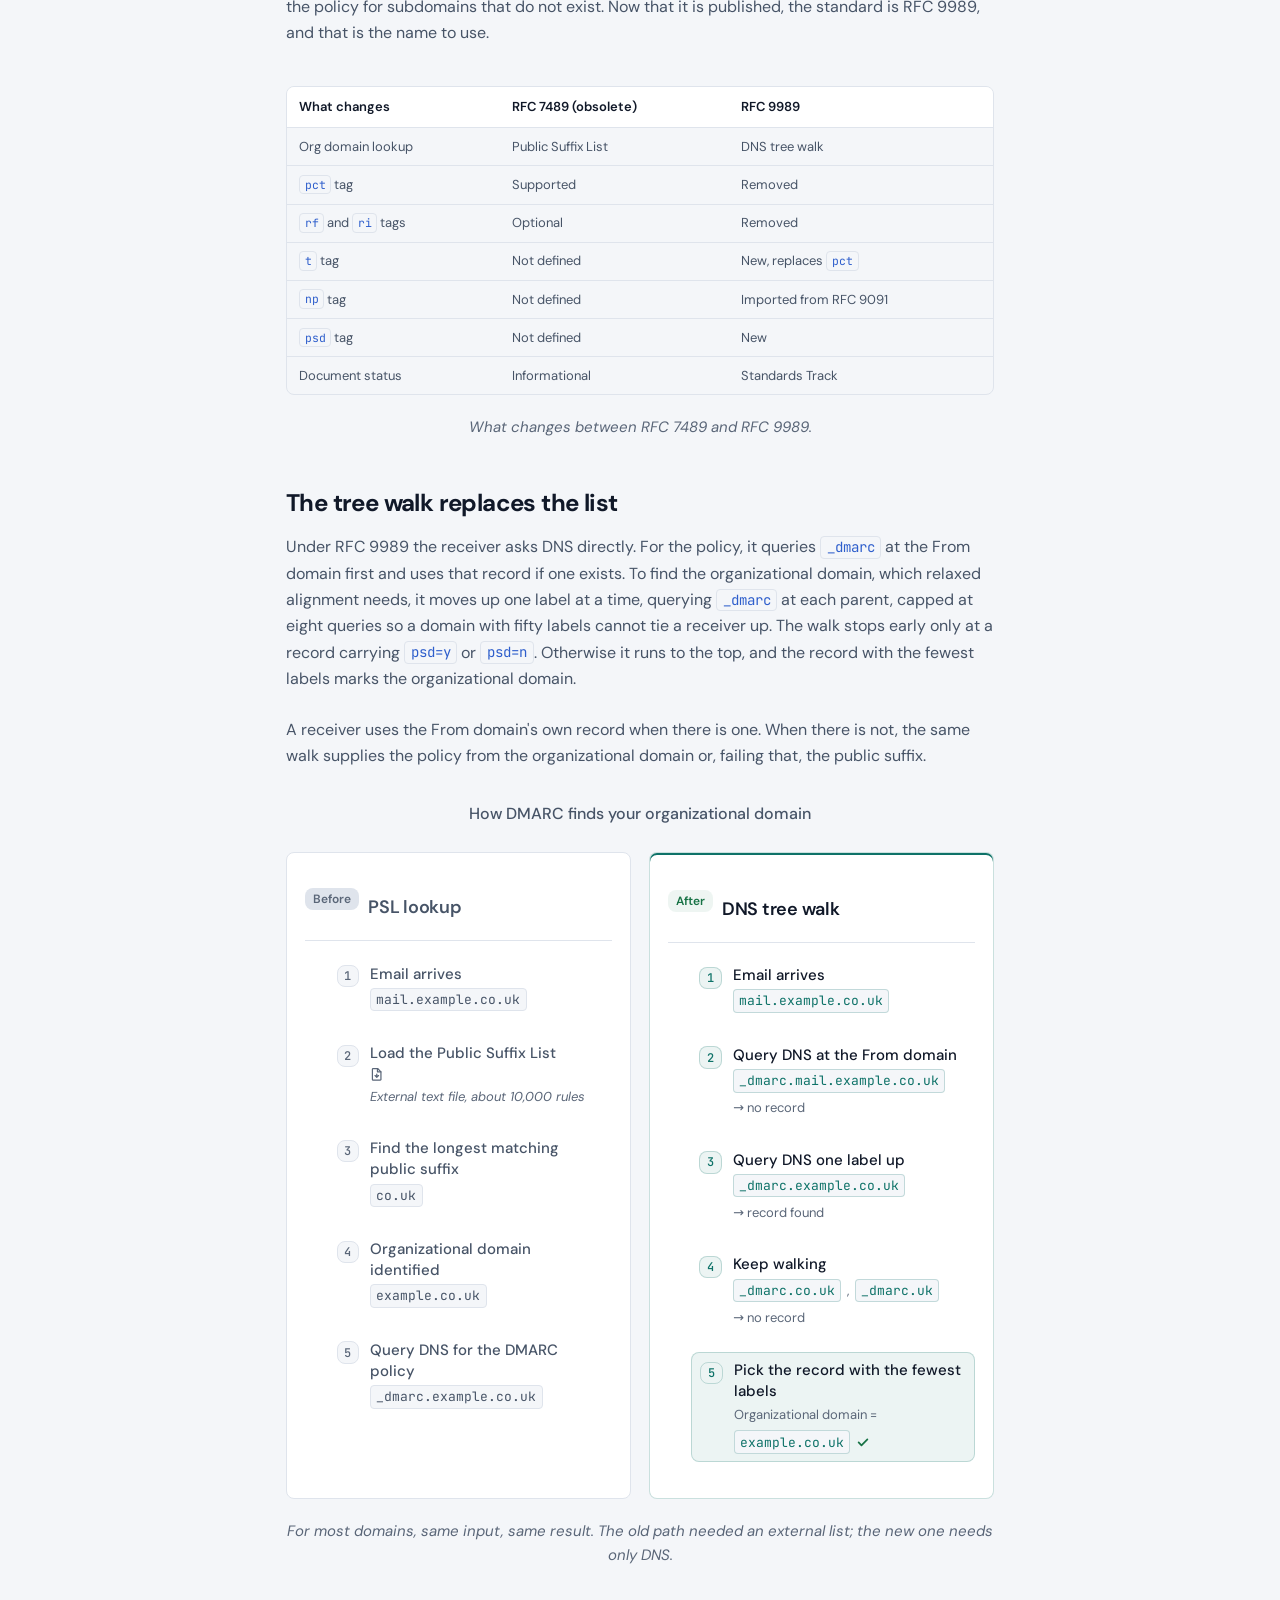
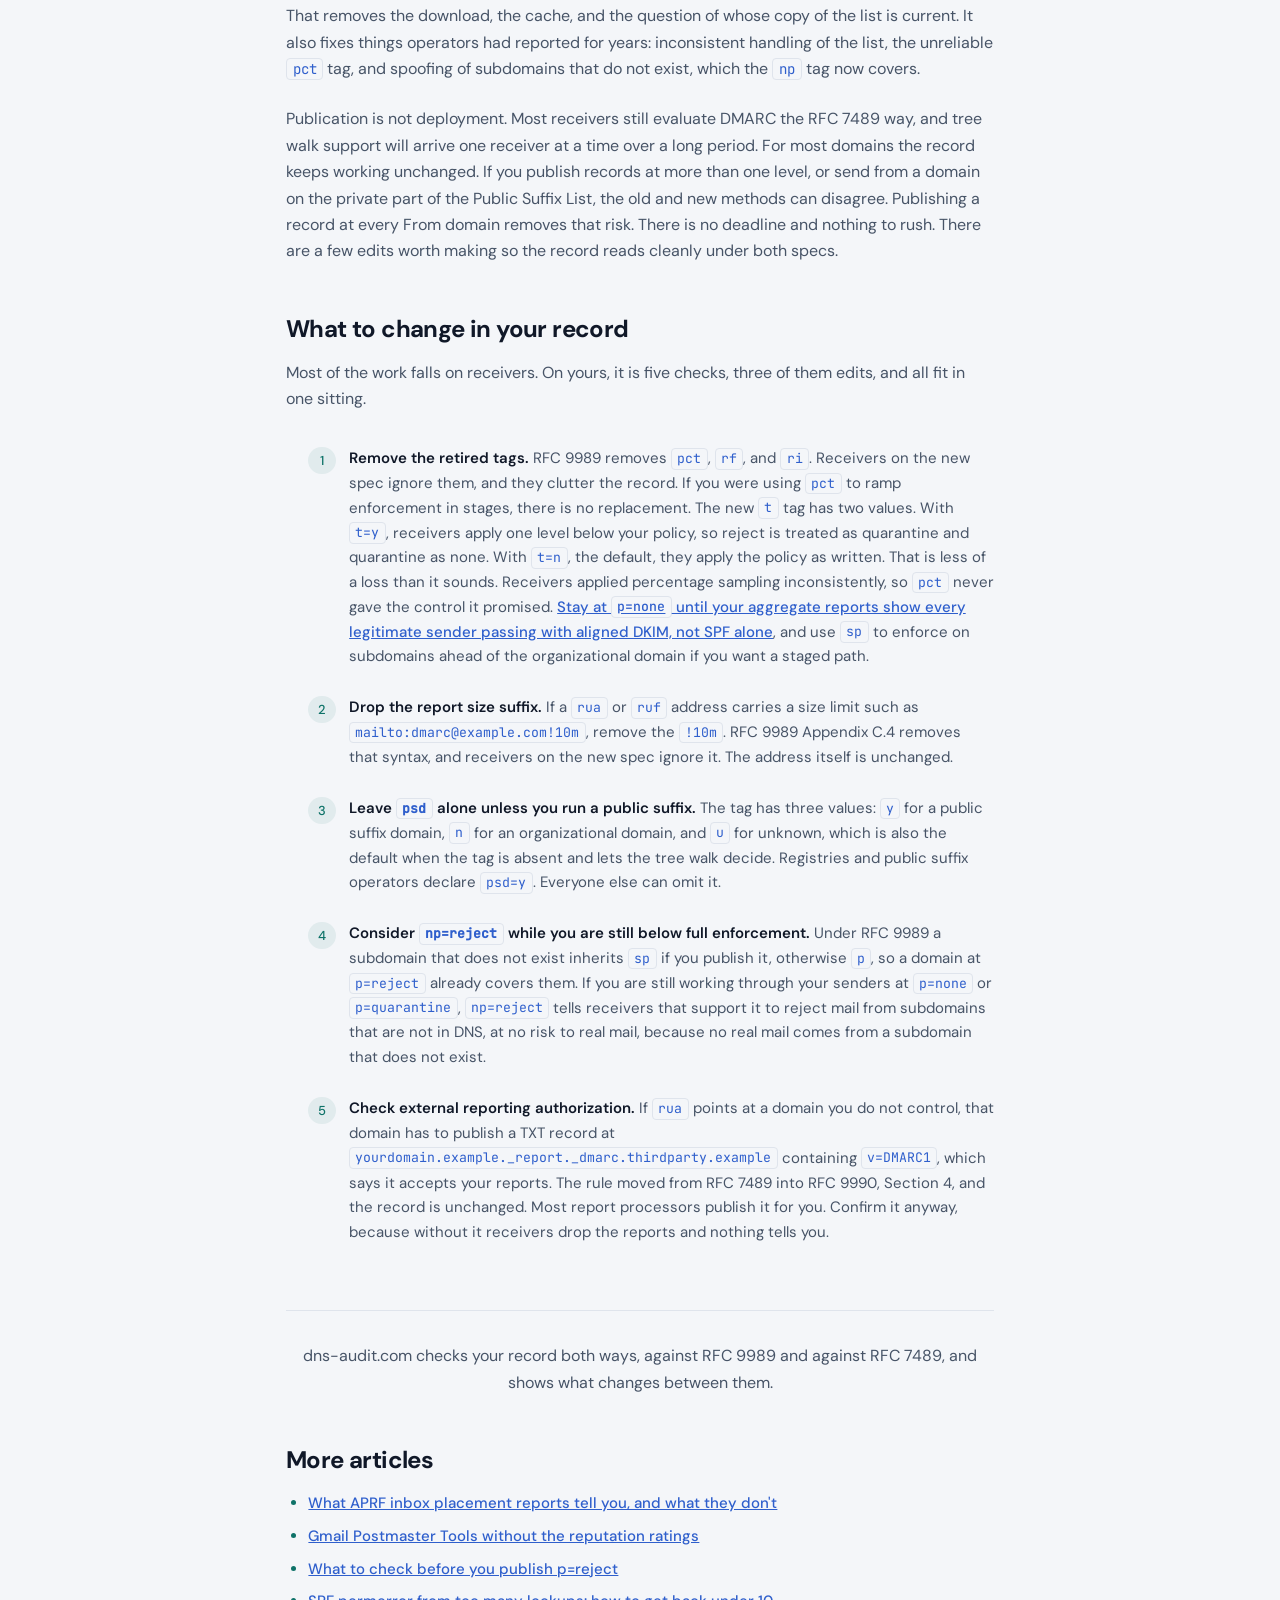
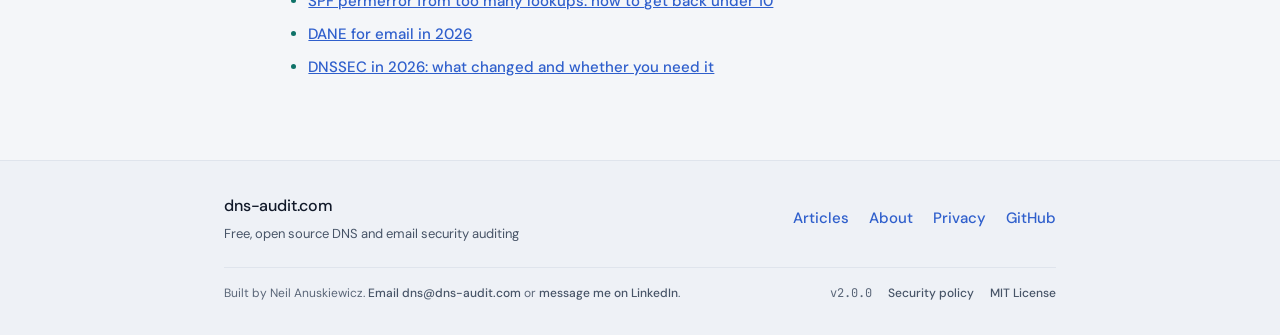
<file: static/articles/dmarcbis.html>
<!DOCTYPE html>
<html lang="en">
<head>
    <meta charset="UTF-8">
    <meta name="viewport" content="width=device-width, initial-scale=1.0">
    <title>What RFC 9989 changes for your DMARC record | dns-audit.com</title>
    <meta name="description" content="DMARC is now RFC 9989. What the tree walk replaces, why the Public Suffix List is out, and the small edits worth making to your record.">
    <meta name="keywords" content="RFC 9989, DMARCbis, DMARC, email authentication, RFC 7489, RFC 9990, RFC 9991, DNS tree walk, np tag, psd tag, t tag, public suffix list, deliverability">
    <meta name="author" content="Neil Anuskiewicz">
    <meta property="og:type" content="article">
    <meta property="article:published_time" content="2026-05-20">
    <meta property="article:modified_time" content="2026-10-01">
    <meta property="article:author" content="https://dns-audit.com/about#neil">
    <meta property="og:site_name" content="dns-audit.com">
    <meta property="og:url" content="https://dns-audit.com/articles/dmarcbis">
    <meta property="og:title" content="What RFC 9989 changes for your DMARC record | dns-audit.com">
    <meta property="og:description" content="DMARC is now RFC 9989. What the tree walk replaces, why the Public Suffix List is out, and the small edits worth making to your record.">
    <meta property="og:image" content="https://dns-audit.com/static/og-card.png?v=1">
    <meta property="og:image:width" content="1200">
    <meta property="og:image:height" content="630">
    <meta property="og:image:alt" content="dns-audit.com: free DNS and email security audit">
    <meta name="twitter:card" content="summary_large_image">
    <meta name="twitter:image" content="https://dns-audit.com/static/og-card.png?v=1">
    <meta name="twitter:title" content="What RFC 9989 changes for your DMARC record | dns-audit.com">
    <meta name="twitter:description" content="DMARC is now RFC 9989. What the tree walk replaces, why the Public Suffix List is out, and the small edits worth making to your record.">
    <link rel="canonical" href="https://dns-audit.com/articles/dmarcbis">
    <link rel="icon" type="image/svg+xml" href="/static/favicon.svg">
    <link rel="apple-touch-icon" sizes="180x180" href="/static/apple-touch-icon.png">
    <link rel="icon" type="image/png" sizes="32x32" href="/static/favicon-32.png">
    <link rel="preload" href="/static/fonts/dm-sans-normal-latin.woff2" as="font" type="font/woff2" crossorigin>
    <link rel="preload" href="/static/fonts/jetbrains-mono-latin.woff2" as="font" type="font/woff2" crossorigin>
    <link rel="stylesheet" href="/static/style.css?v=d9783b4c5c">
    <script src="/static/theme.js?v=d9783b4c5c"></script>
    <script type="application/ld+json">
    {
        "@context": "https://schema.org",
        "@type": "TechArticle",
        "headline": "What RFC 9989 changes for your DMARC record",
        "description": "DMARC is now RFC 9989. What the tree walk replaces, why the Public Suffix List is out, and the small edits worth making to your record.",
        "url": "https://dns-audit.com/articles/dmarcbis",
        "author": {"@type": "Person", "@id": "https://dns-audit.com/about#neil", "name": "Neil Anuskiewicz", "url": "https://dns-audit.com/about"},
        "publisher": {"@type": "Person", "@id": "https://dns-audit.com/about#neil", "name": "Neil Anuskiewicz", "url": "https://dns-audit.com/about"},
        "mainEntityOfPage": "https://dns-audit.com/articles/dmarcbis",
        "image": "https://dns-audit.com/static/og-card.png?v=1",
        "isPartOf": { "@id": "https://dns-audit.com/#website" },
        "datePublished": "2026-05-20",
        "dateModified": "2026-10-01"
    }
    </script>
    <script type="application/ld+json">
    {
        "@context": "https://schema.org",
        "@type": "BreadcrumbList",
        "itemListElement": [
            {
                "@type": "ListItem",
                "position": 1,
                "name": "Home",
                "item": "https://dns-audit.com/"
            },
            {
                "@type": "ListItem",
                "position": 2,
                "name": "Articles",
                "item": "https://dns-audit.com/articles/"
            },
            {
                "@type": "ListItem",
                "position": 3,
                "name": "What RFC 9989 changes for your DMARC record",
                "item": "https://dns-audit.com/articles/dmarcbis"
            }
        ]
    }
    </script>
</head>
<body>
    <a href="#main-content" class="skip-to-content">Skip to content</a>
    <header class="site-header">
        <div class="container header-inner">
            <a href="/" class="logo"><span class="logo-text">dns<span class="logo-accent">-audit</span>.com</span></a>
            <div class="header-right">
                <nav class="site-nav" aria-label="Main navigation">
                    <a href="https://dns-audit.com/" class="nav-link" aria-label="DNS Audit"><span class="nav-long">DNS Audit</span><span class="nav-short">Audit</span></a>
                    <a href="https://headers.dns-audit.com/" class="nav-link" rel="noopener" aria-label="Header Decoder"><span class="nav-long">Header Decoder</span><span class="nav-short">Headers</span></a>
                    <a href="https://aprf.dns-audit.com/" class="nav-link" rel="noopener" aria-label="APRF Reader"><span class="nav-long">APRF Reader</span><span class="nav-short">APRF</span></a>
                    <span class="nav-sep" aria-hidden="true"></span>
                    <a href="https://dns-audit.com/articles/" class="nav-link nav-link-active" aria-current="page">Articles</a>
                    <a href="https://dns-audit.com/about" class="nav-link">About</a>
                    <button type="button" class="theme-toggle" id="theme-toggle" aria-label="Switch theme" title="Switch theme">
                        <svg class="theme-icon-sun" viewBox="0 0 24 24" fill="none" stroke="currentColor" stroke-width="2" stroke-linecap="round" stroke-linejoin="round" aria-hidden="true"><circle cx="12" cy="12" r="4"/><path d="M12 2v2M12 20v2M4.93 4.93l1.41 1.41M17.66 17.66l1.41 1.41M2 12h2M20 12h2M6.34 17.66l-1.41 1.41M19.07 4.93l-1.41 1.41"/></svg>
                        <svg class="theme-icon-moon" viewBox="0 0 24 24" fill="none" stroke="currentColor" stroke-width="2" stroke-linecap="round" stroke-linejoin="round" aria-hidden="true"><path d="M12 3a6 6 0 0 0 9 9 9 9 0 1 1-9-9Z"/></svg>
                    </button>
                </nav>
            </div>
        </div>
    </header>
    <main class="dbis-page" id="main-content">
        <article class="dbis-article">
            <h1 class="dbis-article-title">What RFC 9989 changes for your DMARC record</h1>
            <p class="dbis-article-sub">DMARC is on the Standards Track. The Public Suffix List is out, the DNS tree walk is in, and your record needs a few small edits.</p>
            <p class="article-card-meta">By <a href="/about#neil" rel="author">Neil Anuskiewicz</a><span class="article-card-meta-dot">&middot;</span>Published <time datetime="2026-05-20">May 2026</time>, updated <time datetime="2026-10-01">October 2026</time></p>
            <aside class="short-version" aria-labelledby="short-version-title">
                <h2 id="short-version-title">The short version</h2>
                <p>In May 2026 the rules for DMARC, the record that tells receivers what to do with mail pretending to be from you, became an official internet standard, RFC 9989. Receivers will slowly change how they find your main domain, asking DNS directly instead of reading a shared list. For most domains nothing breaks and there is no deadline. Your record may need small edits: remove three retired settings (<code>pct</code>, <code>rf</code>, <code>ri</code>), drop any size limit on a report address, and confirm your report service accepts your reports.</p>
            </aside>
            <p class="dbis-lede">DMARC is a DNS record telling receivers what to do with mail that fails authentication, and where to send reports. For most of its life, it has depended on a text file. Before a receiver can check your policy it has to work out your organizational domain, the main domain a policy belongs to, such as <code>example.co.uk</code> for <code>mail.example.co.uk</code>. For that it consulted the Public Suffix List, a catalogue of every registry-controlled suffix on the internet, maintained by volunteers. RFC 9989 replaces that list with a DNS tree walk: asking DNS for <code>_dmarc</code> records one level up at a time. This article covers what changed, why, and the handful of edits your own record needs.</p>
            <div class="dbis-section">
                <p>DMARC policy lives at the organizational domain, and alignment is judged against it. So before a receiver can do anything with a message from <code>mail.example.co.uk</code>, it has to decide whether the organizational domain is <code>example.co.uk</code> or <code>co.uk</code>. RFC 7489 answered that with the Public Suffix List: find the longest public suffix, add one label, and that is your organizational domain. The list began as a Mozilla project in 2007 for scoping browser cookies, and DMARC borrowed it because nothing better existed.</p>
                <p>It worked, and it worked because volunteers kept it current through every new TLD and every private suffix for more than a decade. But it was a dependency the protocol did not own: an external file that every receiver had to download, cache, and refresh, with no standard saying how often. Two receivers holding copies of different ages could reach different organizational domains for the same message, and neither would know.</p>
            </div>
            <section class="dbis-section">
                <h2>DMARC was never a standard until now</h2>
                <p>RFC 7489, the document everyone deployed, was Informational. It was published in 2015 on the Independent Submission stream, so it never went through IETF working group consensus, and vendors had room to interpret it, which some of them used. Operators deployed it anyway. They compared notes in forums and in groups like the Messaging, Malware and Mobile Anti-Abuse Working Group, built tooling, and worked out from aggregate reports what each alignment failure meant. An aggregate report, requested with the <code>rua</code> tag, is a daily summary from receivers of who sent mail as you and whether it passed. By the time Gmail and Yahoo required DMARC from bulk senders in 2024, the practice was mature; the mandate made it compulsory.</p>
                <p>The revision went by the working group name DMARCbis for years. In May 2026 the IETF published it as three Standards Track documents: RFC 9989 for the protocol, RFC 9990 for aggregate reporting, and RFC 9991 for failure reporting. Together they obsolete RFC 7489. RFC 9989 also retires RFC 9091, the experimental public suffix domain spec, and keeps its <code>np</code> tag, the policy for subdomains that do not exist. Now that it is published, the standard is RFC 9989, and that is the name to use.</p>
                <figure class="dbis-table-fig" aria-labelledby="dbis-changes-caption">
                    <div class="dbis-table-wrap">
                        <table class="dbis-table">
                            <thead>
                                <tr>
                                    <th>What changes</th>
                                    <th>RFC 7489 (obsolete)</th>
                                    <th>RFC 9989</th>
                                </tr>
                            </thead>
                            <tbody>
                                <tr>
                                    <td>Org domain lookup</td>
                                    <td>Public Suffix List</td>
                                    <td>DNS tree walk</td>
                                </tr>
                                <tr>
                                    <td><code>pct</code> tag</td>
                                    <td>Supported</td>
                                    <td>Removed</td>
                                </tr>
                                <tr>
                                    <td><code>rf</code> and <code>ri</code> tags</td>
                                    <td>Optional</td>
                                    <td>Removed</td>
                                </tr>
                                <tr>
                                    <td><code>t</code> tag</td>
                                    <td>Not defined</td>
                                    <td>New, replaces <code>pct</code></td>
                                </tr>
                                <tr>
                                    <td><code>np</code> tag</td>
                                    <td>Not defined</td>
                                    <td>Imported from RFC 9091</td>
                                </tr>
                                <tr>
                                    <td><code>psd</code> tag</td>
                                    <td>Not defined</td>
                                    <td>New</td>
                                </tr>
                                <tr>
                                    <td>Document status</td>
                                    <td>Informational</td>
                                    <td>Standards Track</td>
                                </tr>
                            </tbody>
                        </table>
                    </div>
                    <figcaption id="dbis-changes-caption" class="dbis-compare-caption">What changes between RFC 7489 and RFC 9989.</figcaption>
                </figure>
            </section>
            <section class="dbis-section">
                <h2>The tree walk replaces the list</h2>
                <p>Under RFC 9989 the receiver asks DNS directly. For the policy, it queries <code>_dmarc</code> at the From domain first and uses that record if one exists. To find the organizational domain, which relaxed alignment needs, it moves up one label at a time, querying <code>_dmarc</code> at each parent, capped at eight queries so a domain with fifty labels cannot tie a receiver up. The walk stops early only at a record carrying <code>psd=y</code> or <code>psd=n</code>. Otherwise it runs to the top, and the record with the fewest labels marks the organizational domain.</p>
                <p>A receiver uses the From domain's own record when there is one. When there is not, the same walk supplies the policy from the organizational domain or, failing that, the public suffix.</p>
                <figure class="dbis-compare" aria-labelledby="dbis-compare-caption">
                    <p class="dbis-compare-kicker">How DMARC finds your organizational domain</p>
                    <div class="dbis-compare-grid">
                        <section class="dbis-compare-col dbis-compare-old" aria-labelledby="dbis-compare-old-h">
                            <header class="dbis-compare-head">
                                <span class="tag">Before</span>
                                <h3 id="dbis-compare-old-h" class="dbis-compare-title">PSL lookup</h3>
                            </header>
                            <ol class="dbis-compare-steps">
                                <li class="dbis-compare-step">
                                    <span class="dbis-compare-num">1</span>
                                    <div class="dbis-compare-body">
                                        <span class="dbis-compare-action">Email arrives</span>
                                        <span class="dbis-compare-detail"><code>mail.example.co.uk</code></span>
                                    </div>
                                </li>
                                <li class="dbis-compare-step dbis-compare-step-ext">
                                    <span class="dbis-compare-num">2</span>
                                    <div class="dbis-compare-body">
                                        <span class="dbis-compare-action">Load the Public Suffix List</span>
                                        <span class="dbis-compare-detail">
                                            <svg class="dbis-compare-icon dbis-compare-icon-ext" width="14" height="14" viewBox="0 0 16 16" fill="none" stroke="currentColor" stroke-width="1.4" stroke-linecap="round" stroke-linejoin="round" role="img" aria-label="External file" aria-hidden="true"><path d="M3.5 1.75h5.25L12.5 5.5v8.75a.75.75 0 0 1-.75.75H3.5a.75.75 0 0 1-.75-.75V2.5a.75.75 0 0 1 .75-.75z"/><path d="M8.5 1.75V5.5h4"/><path d="M7.75 8v3.5M5.75 9.75 7.75 11.75 9.75 9.75"/></svg>
                                            External text file, about 10,000 rules
                                        </span>
                                    </div>
                                </li>
                                <li class="dbis-compare-step">
                                    <span class="dbis-compare-num">3</span>
                                    <div class="dbis-compare-body">
                                        <span class="dbis-compare-action">Find the longest matching public suffix</span>
                                        <span class="dbis-compare-detail"><code>co.uk</code></span>
                                    </div>
                                </li>
                                <li class="dbis-compare-step">
                                    <span class="dbis-compare-num">4</span>
                                    <div class="dbis-compare-body">
                                        <span class="dbis-compare-action">Organizational domain identified</span>
                                        <span class="dbis-compare-detail"><code>example.co.uk</code></span>
                                    </div>
                                </li>
                                <li class="dbis-compare-step">
                                    <span class="dbis-compare-num">5</span>
                                    <div class="dbis-compare-body">
                                        <span class="dbis-compare-action">Query DNS for the DMARC policy</span>
                                        <span class="dbis-compare-detail"><code>_dmarc.example.co.uk</code></span>
                                    </div>
                                </li>
                            </ol>
                        </section>
                        <section class="dbis-compare-col dbis-compare-new" aria-labelledby="dbis-compare-new-h">
                            <header class="dbis-compare-head">
                                <span class="tag tag-pass">After</span>
                                <h3 id="dbis-compare-new-h" class="dbis-compare-title">DNS tree walk</h3>
                            </header>
                            <ol class="dbis-compare-steps">
                                <li class="dbis-compare-step">
                                    <span class="dbis-compare-num">1</span>
                                    <div class="dbis-compare-body">
                                        <span class="dbis-compare-action">Email arrives</span>
                                        <span class="dbis-compare-detail"><code>mail.example.co.uk</code></span>
                                    </div>
                                </li>
                                <li class="dbis-compare-step">
                                    <span class="dbis-compare-num">2</span>
                                    <div class="dbis-compare-body">
                                        <span class="dbis-compare-action">Query DNS at the From domain</span>
                                        <span class="dbis-compare-detail"><code>_dmarc.mail.example.co.uk</code> &rarr; no record</span>
                                    </div>
                                </li>
                                <li class="dbis-compare-step">
                                    <span class="dbis-compare-num">3</span>
                                    <div class="dbis-compare-body">
                                        <span class="dbis-compare-action">Query DNS one label up</span>
                                        <span class="dbis-compare-detail"><code>_dmarc.example.co.uk</code> &rarr; record found</span>
                                    </div>
                                </li>
                                <li class="dbis-compare-step">
                                    <span class="dbis-compare-num">4</span>
                                    <div class="dbis-compare-body">
                                        <span class="dbis-compare-action">Keep walking</span>
                                        <span class="dbis-compare-detail"><code>_dmarc.co.uk</code>, <code>_dmarc.uk</code> &rarr; no record</span>
                                    </div>
                                </li>
                                <li class="dbis-compare-step dbis-compare-step-found">
                                    <span class="dbis-compare-num">5</span>
                                    <div class="dbis-compare-body">
                                        <span class="dbis-compare-action">Pick the record with the fewest labels</span>
                                        <span class="dbis-compare-detail">Organizational domain = <code>example.co.uk</code>
                                            <svg class="dbis-compare-icon dbis-compare-icon-ok" width="14" height="14" viewBox="0 0 16 16" fill="none" stroke="currentColor" stroke-width="2" stroke-linecap="round" stroke-linejoin="round" role="img" aria-label="Found" aria-hidden="true"><path d="M3 8.5l3.25 3.25L13 5"/></svg>
                                        </span>
                                    </div>
                                </li>
                            </ol>
                        </section>
                    </div>
                    <figcaption id="dbis-compare-caption" class="dbis-compare-caption">For most domains, same input, same result. The old path needed an external list; the new one needs only DNS.</figcaption>
                </figure>
                <p>That removes the download, the cache, and the question of whose copy of the list is current. It also fixes things operators had reported for years: inconsistent handling of the list, the unreliable <code>pct</code> tag, and spoofing of subdomains that do not exist, which the <code>np</code> tag now covers.</p>
                <p>Publication is not deployment. Most receivers still evaluate DMARC the RFC 7489 way, and tree walk support will arrive one receiver at a time over a long period. For most domains the record keeps working unchanged. If you publish records at more than one level, or send from a domain on the private part of the Public Suffix List, the old and new methods can disagree. Publishing a record at every From domain removes that risk. There is no deadline and nothing to rush. There are a few edits worth making so the record reads cleanly under both specs.</p>
            </section>
            <section class="dbis-section">
                <h2>What to change in your record</h2>
                <p>Most of the work falls on receivers. On yours, it is five checks, three of them edits, and all fit in one sitting.</p>
                <ol class="dbis-steps">
                    <li><div><strong>Remove the retired tags.</strong> RFC 9989 removes <code>pct</code>, <code>rf</code>, and <code>ri</code>. Receivers on the new spec ignore them, and they clutter the record. If you were using <code>pct</code> to ramp enforcement in stages, there is no replacement. The new <code>t</code> tag has two values. With <code>t=y</code>, receivers apply one level below your policy, so reject is treated as quarantine and quarantine as none. With <code>t=n</code>, the default, they apply the policy as written. That is less of a loss than it sounds. Receivers applied percentage sampling inconsistently, so <code>pct</code> never gave the control it promised. <a href="/articles/p-reject">Stay at <code>p=none</code> until your aggregate reports show every legitimate sender passing with aligned DKIM, not SPF alone</a>, and use <code>sp</code> to enforce on subdomains ahead of the organizational domain if you want a staged path.</div></li>
                    <li><div><strong>Drop the report size suffix.</strong> If a <code>rua</code> or <code>ruf</code> address carries a size limit such as <code>mailto:dmarc@example.com!10m</code>, remove the <code>!10m</code>. RFC 9989 Appendix C.4 removes that syntax, and receivers on the new spec ignore it. The address itself is unchanged.</div></li>
                    <li><div><strong>Leave <code>psd</code> alone unless you run a public suffix.</strong> The tag has three values: <code>y</code> for a public suffix domain, <code>n</code> for an organizational domain, and <code>u</code> for unknown, which is also the default when the tag is absent and lets the tree walk decide. Registries and public suffix operators declare <code>psd=y</code>. Everyone else can omit it.</div></li>
                    <li><div><strong>Consider <code>np=reject</code> while you are still below full enforcement.</strong> Under RFC 9989 a subdomain that does not exist inherits <code>sp</code> if you publish it, otherwise <code>p</code>, so a domain at <code>p=reject</code> already covers them. If you are still working through your senders at <code>p=none</code> or <code>p=quarantine</code>, <code>np=reject</code> tells receivers that support it to reject mail from subdomains that are not in DNS, at no risk to real mail, because no real mail comes from a subdomain that does not exist.</div></li>
                    <li><div><strong>Check external reporting authorization.</strong> If <code>rua</code> points at a domain you do not control, that domain has to publish a TXT record at <code>yourdomain.example._report._dmarc.thirdparty.example</code> containing <code>v=DMARC1</code>, which says it accepts your reports. The rule moved from RFC 7489 into RFC 9990, Section 4, and the record is unchanged. Most report processors publish it for you. Confirm it anyway, because without it receivers drop the reports and nothing tells you.</div></li>
                </ol>
            </section>
            <div class="dbis-closing">
                <p>dns-audit.com checks your record both ways, against RFC 9989 and against RFC 7489, and shows what changes between them.</p>
            </div>
            <nav class="dbis-section more-articles" aria-labelledby="more-articles">
                <h2 id="more-articles">More articles</h2>
                <ul>
                    <li><a href="/articles/aprf">What APRF inbox placement reports tell you, and what they don't</a></li>
                    <li><a href="/articles/postmaster-tools">Gmail Postmaster Tools without the reputation ratings</a></li>
                    <li><a href="/articles/p-reject">What to check before you publish p=reject</a></li>
                    <li><a href="/articles/spf-lookups">SPF permerror from too many lookups: how to get back under 10</a></li>
                    <li><a href="/articles/dane">DANE for email in 2026</a></li>
                    <li><a href="/articles/dnssec">DNSSEC in 2026: what changed and whether you need it</a></li>
                </ul>
            </nav>
        </article>
    </main>
    <footer class="site-footer">
        <div class="container">
            <div class="footer-row footer-main">
                <div class="footer-brand">
                    <div class="footer-brand-name">dns-audit.com</div>
                    <div class="footer-brand-desc">Free, open source DNS and email security auditing</div>
                </div>
                <nav class="footer-nav" aria-label="Footer">
                    <a href="https://dns-audit.com/articles/" class="footer-link">Articles</a>
                    <a href="https://dns-audit.com/about" class="footer-link">About</a>
                    <a href="https://dns-audit.com/privacy" class="footer-link">Privacy</a>
                    <a href="https://github.com/marmot7775/dns-audit" target="_blank" rel="noopener" class="footer-link">GitHub</a>
                </nav>
            </div>
            <div class="footer-row footer-meta">
                <p class="footer-attribution">Built by Neil Anuskiewicz. <a href="mailto:dns@dns-audit.com" class="footer-link">Email dns@dns-audit.com</a> or <a href="https://www.linkedin.com/in/neilanuskiewicz/" target="_blank" rel="noopener" class="footer-link">message me on LinkedIn</a>.</p>
                <div class="footer-trust">
                    <span class="footer-version">v2.0.0</span>
                    <a href="https://github.com/marmot7775/dns-audit/security/policy" target="_blank" rel="noopener" class="footer-link">Security policy</a>
                    <a href="https://github.com/marmot7775/dns-audit/blob/main/LICENSE" target="_blank" rel="noopener" class="footer-link">MIT License</a>
                </div>
            </div>
        </div>
    </footer>
</body>
</html>
</file>
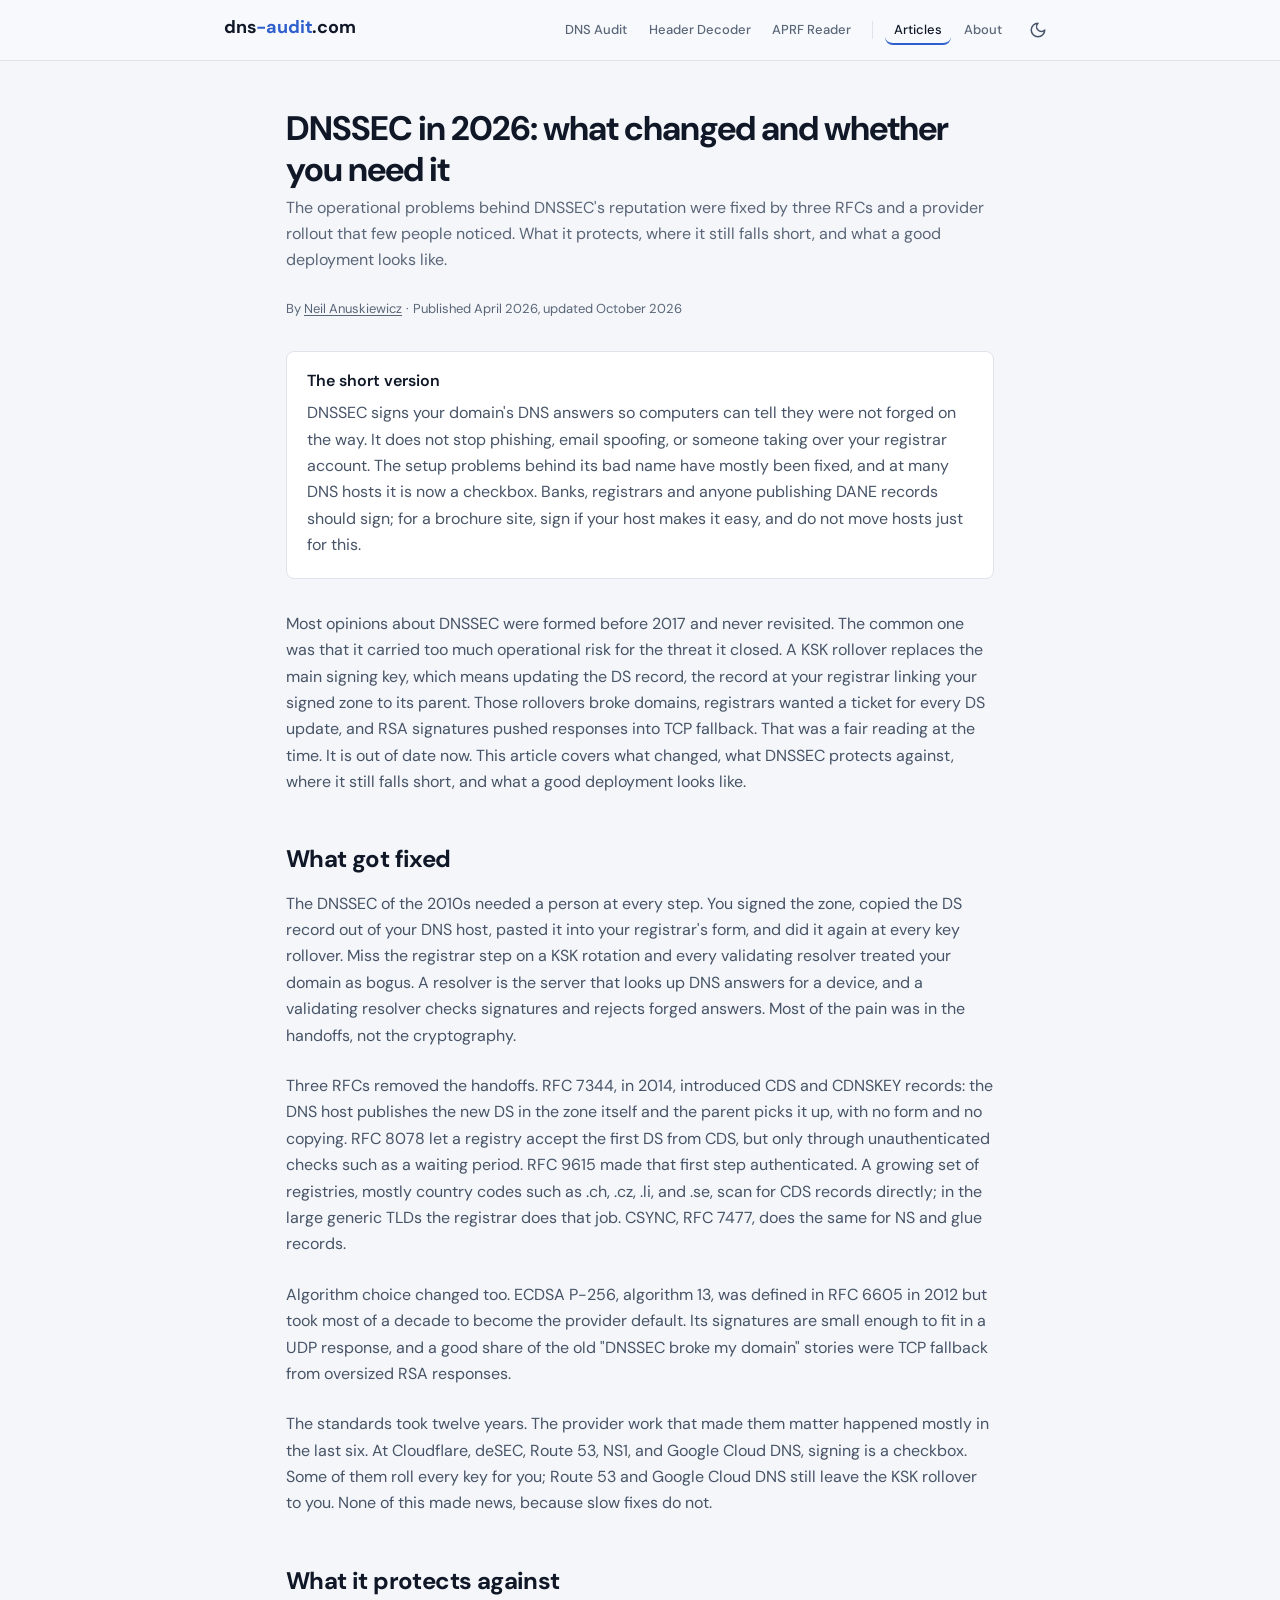
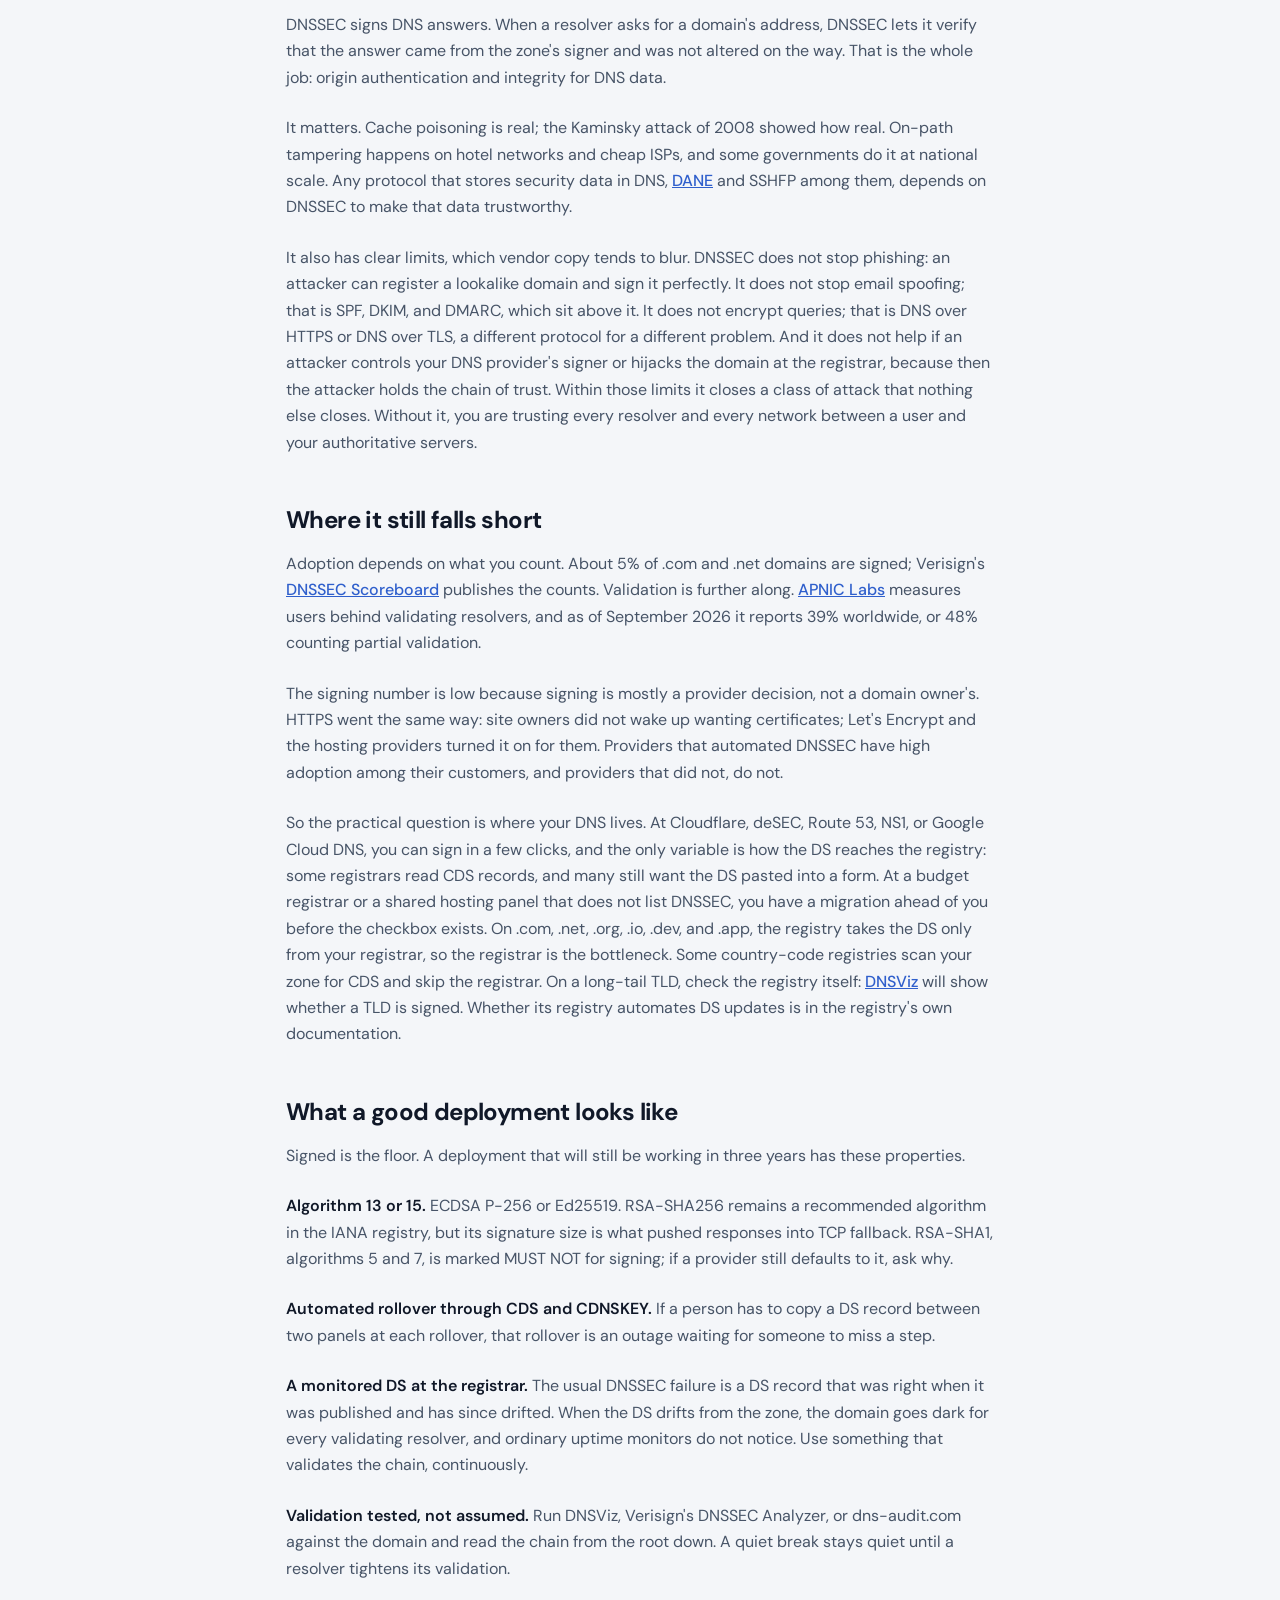
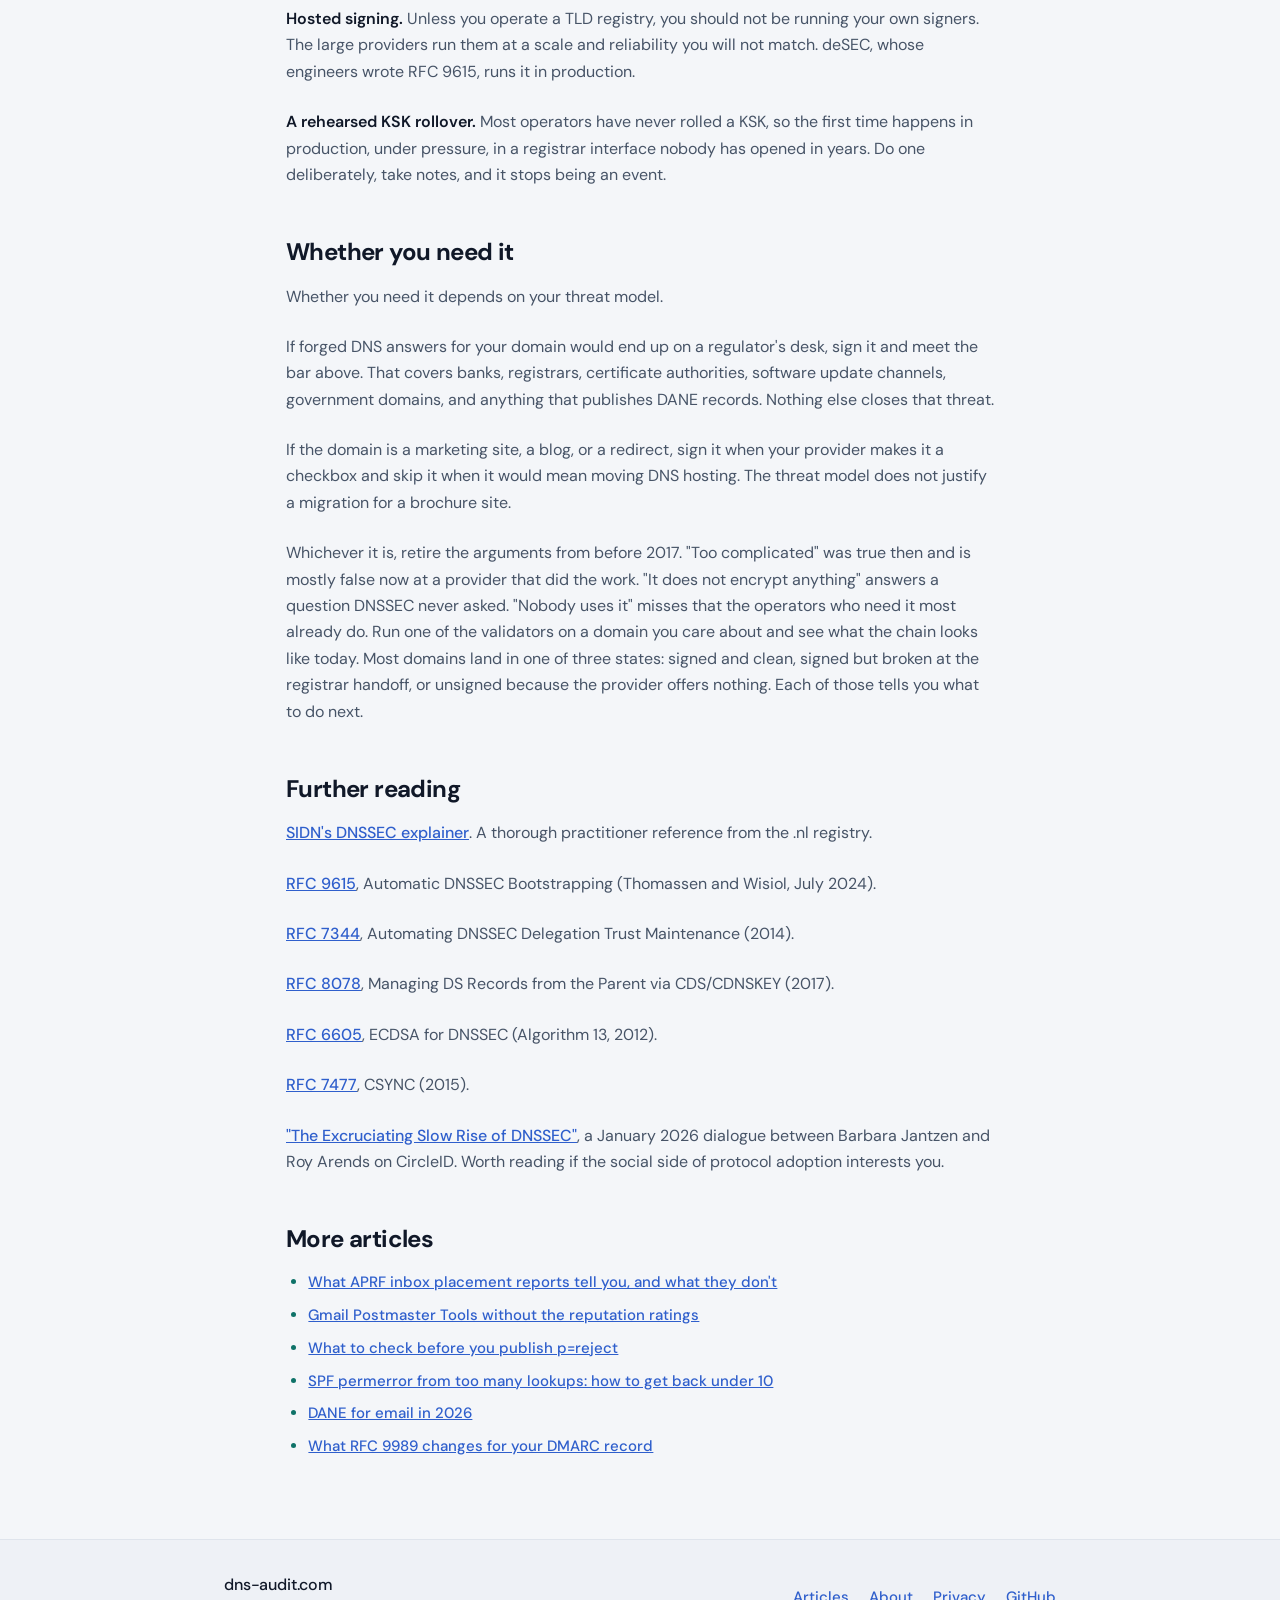
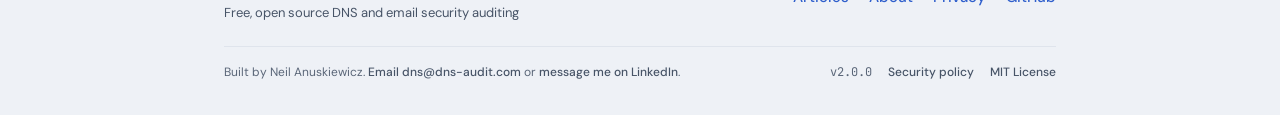
<file: static/articles/dnssec.html>
<!DOCTYPE html>
<html lang="en">
<head>
    <meta charset="UTF-8">
    <meta name="viewport" content="width=device-width, initial-scale=1.0">
    <title>DNSSEC in 2026: what changed and whether you need it | dns-audit.com</title>
    <meta name="description" content="The operational problems behind DNSSEC's reputation were fixed by three RFCs and a provider rollout that few people noticed. What it protects, where it still falls short, and what a good deployment looks like.">
    <meta name="keywords" content="DNSSEC, DNS security, RFC 9615, RFC 7344, RFC 8078, RFC 6605, ECDSA, CDS, CDNSKEY, hosted DNSSEC, DNSSEC adoption, DNSSEC 2026">
    <meta name="author" content="Neil Anuskiewicz">
    <meta property="og:type" content="article">
    <meta property="article:published_time" content="2026-04-26">
    <meta property="article:modified_time" content="2026-10-01">
    <meta property="article:author" content="https://dns-audit.com/about#neil">
    <meta property="og:site_name" content="dns-audit.com">
    <meta property="og:url" content="https://dns-audit.com/articles/dnssec">
    <meta property="og:title" content="DNSSEC in 2026: what changed and whether you need it">
    <meta property="og:description" content="The operational problems behind DNSSEC's reputation were fixed by three RFCs and a provider rollout that few people noticed. What it protects, where it still falls short, and what a good deployment looks like.">
    <meta property="og:image" content="https://dns-audit.com/static/og-card.png?v=1">
    <meta property="og:image:width" content="1200">
    <meta property="og:image:height" content="630">
    <meta property="og:image:alt" content="dns-audit.com: free DNS and email security audit">
    <meta name="twitter:card" content="summary_large_image">
    <meta name="twitter:image" content="https://dns-audit.com/static/og-card.png?v=1">
    <meta name="twitter:title" content="DNSSEC in 2026: what changed and whether you need it">
    <meta name="twitter:description" content="The operational problems behind DNSSEC's reputation were fixed by three RFCs and a provider rollout that few people noticed. What it protects, where it still falls short, and what a good deployment looks like.">
    <link rel="canonical" href="https://dns-audit.com/articles/dnssec">
    <link rel="icon" type="image/svg+xml" href="/static/favicon.svg">
    <link rel="apple-touch-icon" sizes="180x180" href="/static/apple-touch-icon.png">
    <link rel="icon" type="image/png" sizes="32x32" href="/static/favicon-32.png">
    <link rel="preload" href="/static/fonts/dm-sans-normal-latin.woff2" as="font" type="font/woff2" crossorigin>
    <link rel="preload" href="/static/fonts/jetbrains-mono-latin.woff2" as="font" type="font/woff2" crossorigin>
    <link rel="stylesheet" href="/static/style.css?v=d9783b4c5c">
    <script src="/static/theme.js?v=d9783b4c5c"></script>
    <script type="application/ld+json">
    {
        "@context": "https://schema.org",
        "@type": "TechArticle",
        "headline": "DNSSEC in 2026: what changed and whether you need it",
        "description": "The operational problems behind DNSSEC's reputation were fixed by three RFCs and a provider rollout that few people noticed. What it protects, where it still falls short, and what a good deployment looks like.",
        "url": "https://dns-audit.com/articles/dnssec",
        "author": {"@type": "Person", "@id": "https://dns-audit.com/about#neil", "name": "Neil Anuskiewicz", "url": "https://dns-audit.com/about"},
        "publisher": {"@type": "Person", "@id": "https://dns-audit.com/about#neil", "name": "Neil Anuskiewicz", "url": "https://dns-audit.com/about"},
        "mainEntityOfPage": "https://dns-audit.com/articles/dnssec",
        "image": "https://dns-audit.com/static/og-card.png?v=1",
        "isPartOf": { "@id": "https://dns-audit.com/#website" },
        "datePublished": "2026-04-26",
        "dateModified": "2026-10-01"
    }
    </script>
    <script type="application/ld+json">
    {
        "@context": "https://schema.org",
        "@type": "FAQPage",
        "mainEntity": [
            {
                "@type": "Question",
                "name": "Is DNSSEC still hard to deploy in 2026?",
                "acceptedAnswer": {
                    "@type": "Answer",
                    "text": "At a major DNS provider on a major TLD, no. RFC 7344, RFC 8078, and RFC 9615 automate the registrar handoff that caused most outages, where the registry or registrar supports them. Cloudflare, deSEC, Route 53, NS1, and Google Cloud DNS turn signing into a checkbox. If your DNS is at a provider that did not implement these, you may need to migrate before DNSSEC is available to you."
                }
            },
            {
                "@type": "Question",
                "name": "What does DNSSEC actually protect against?",
                "acceptedAnswer": {
                    "@type": "Answer",
                    "text": "Origin authentication and integrity for DNS answers. It closes cache poisoning, on-path tampering, and similar DNS-layer attacks. It does not stop phishing, does not encrypt queries (that is DoH or DoT), does not authenticate email (that is SPF, DKIM, DMARC), and does not protect against compromise of the signing infrastructure or the registrar account."
                }
            },
            {
                "@type": "Question",
                "name": "What does good DNSSEC deployment look like in 2026?",
                "acceptedAnswer": {
                    "@type": "Answer",
                    "text": "Algorithm 13 (ECDSA P-256) or 15 (Ed25519), automated key rollover via CDS and CDNSKEY, a continuously monitored DS record at the registrar, end-to-end chain validation tested with DNSViz or Verisign's analyzer, hosted signing rather than hand-rolled, and a KSK rollover plan that has been rehearsed."
                }
            }
        ]
    }
    </script>
    <script type="application/ld+json">
    {
        "@context": "https://schema.org",
        "@type": "BreadcrumbList",
        "itemListElement": [
            {
                "@type": "ListItem",
                "position": 1,
                "name": "Home",
                "item": "https://dns-audit.com/"
            },
            {
                "@type": "ListItem",
                "position": 2,
                "name": "Articles",
                "item": "https://dns-audit.com/articles/"
            },
            {
                "@type": "ListItem",
                "position": 3,
                "name": "DNSSEC in 2026: what changed and whether you need it",
                "item": "https://dns-audit.com/articles/dnssec"
            }
        ]
    }
    </script>
</head>
<body>
    <a href="#main-content" class="skip-to-content">Skip to content</a>
    <header class="site-header">
        <div class="container header-inner">
            <a href="/" class="logo"><span class="logo-text">dns<span class="logo-accent">-audit</span>.com</span></a>
            <div class="header-right">
                <nav class="site-nav" aria-label="Main navigation">
                    <a href="https://dns-audit.com/" class="nav-link" aria-label="DNS Audit"><span class="nav-long">DNS Audit</span><span class="nav-short">Audit</span></a>
                    <a href="https://headers.dns-audit.com/" class="nav-link" rel="noopener" aria-label="Header Decoder"><span class="nav-long">Header Decoder</span><span class="nav-short">Headers</span></a>
                    <a href="https://aprf.dns-audit.com/" class="nav-link" rel="noopener" aria-label="APRF Reader"><span class="nav-long">APRF Reader</span><span class="nav-short">APRF</span></a>
                    <span class="nav-sep" aria-hidden="true"></span>
                    <a href="https://dns-audit.com/articles/" class="nav-link nav-link-active" aria-current="page">Articles</a>
                    <a href="https://dns-audit.com/about" class="nav-link">About</a>
                    <button type="button" class="theme-toggle" id="theme-toggle" aria-label="Switch theme" title="Switch theme">
                        <svg class="theme-icon-sun" viewBox="0 0 24 24" fill="none" stroke="currentColor" stroke-width="2" stroke-linecap="round" stroke-linejoin="round" aria-hidden="true"><circle cx="12" cy="12" r="4"/><path d="M12 2v2M12 20v2M4.93 4.93l1.41 1.41M17.66 17.66l1.41 1.41M2 12h2M20 12h2M6.34 17.66l-1.41 1.41M19.07 4.93l-1.41 1.41"/></svg>
                        <svg class="theme-icon-moon" viewBox="0 0 24 24" fill="none" stroke="currentColor" stroke-width="2" stroke-linecap="round" stroke-linejoin="round" aria-hidden="true"><path d="M12 3a6 6 0 0 0 9 9 9 9 0 1 1-9-9Z"/></svg>
                    </button>
                </nav>
            </div>
        </div>
    </header>
    <main class="dbis-page" id="main-content">
        <article class="dbis-article">
            <h1 class="dbis-article-title">DNSSEC in 2026: what changed and whether you need it</h1>
            <p class="dbis-article-sub">The operational problems behind DNSSEC's reputation were fixed by three RFCs and a provider rollout that few people noticed. What it protects, where it still falls short, and what a good deployment looks like.</p>
            <p class="article-card-meta">By <a href="/about#neil" rel="author">Neil Anuskiewicz</a><span class="article-card-meta-dot">&middot;</span>Published <time datetime="2026-04-26">April 2026</time>, updated <time datetime="2026-10-01">October 2026</time></p>
            <aside class="short-version" aria-labelledby="short-version-title">
                <h2 id="short-version-title">The short version</h2>
                <p>DNSSEC signs your domain's DNS answers so computers can tell they were not forged on the way. It does not stop phishing, email spoofing, or someone taking over your registrar account. The setup problems behind its bad name have mostly been fixed, and at many DNS hosts it is now a checkbox. Banks, registrars and anyone publishing DANE records should sign; for a brochure site, sign if your host makes it easy, and do not move hosts just for this.</p>
            </aside>
            <p class="dbis-lede">Most opinions about DNSSEC were formed before 2017 and never revisited. The common one was that it carried too much operational risk for the threat it closed. A KSK rollover replaces the main signing key, which means updating the DS record, the record at your registrar linking your signed zone to its parent. Those rollovers broke domains, registrars wanted a ticket for every DS update, and RSA signatures pushed responses into TCP fallback. That was a fair reading at the time. It is out of date now. This article covers what changed, what DNSSEC protects against, where it still falls short, and what a good deployment looks like.</p>
            <section class="dbis-section">
                <h2>What got fixed</h2>
                <p>The DNSSEC of the 2010s needed a person at every step. You signed the zone, copied the DS record out of your DNS host, pasted it into your registrar's form, and did it again at every key rollover. Miss the registrar step on a KSK rotation and every validating resolver treated your domain as bogus. A resolver is the server that looks up DNS answers for a device, and a validating resolver checks signatures and rejects forged answers. Most of the pain was in the handoffs, not the cryptography.</p>
                <p>Three RFCs removed the handoffs. RFC 7344, in 2014, introduced CDS and CDNSKEY records: the DNS host publishes the new DS in the zone itself and the parent picks it up, with no form and no copying. RFC 8078 let a registry accept the first DS from CDS, but only through unauthenticated checks such as a waiting period. RFC 9615 made that first step authenticated. A growing set of registries, mostly country codes such as .ch, .cz, .li, and .se, scan for CDS records directly; in the large generic TLDs the registrar does that job. CSYNC, RFC 7477, does the same for NS and glue records.</p>
                <p>Algorithm choice changed too. ECDSA P-256, algorithm 13, was defined in RFC 6605 in 2012 but took most of a decade to become the provider default. Its signatures are small enough to fit in a UDP response, and a good share of the old "DNSSEC broke my domain" stories were TCP fallback from oversized RSA responses.</p>
                <p>The standards took twelve years. The provider work that made them matter happened mostly in the last six. At Cloudflare, deSEC, Route 53, NS1, and Google Cloud DNS, signing is a checkbox. Some of them roll every key for you; Route 53 and Google Cloud DNS still leave the KSK rollover to you. None of this made news, because slow fixes do not.</p>
            </section>
            <section class="dbis-section">
                <h2>What it protects against</h2>
                <p>DNSSEC signs DNS answers. When a resolver asks for a domain's address, DNSSEC lets it verify that the answer came from the zone's signer and was not altered on the way. That is the whole job: origin authentication and integrity for DNS data.</p>
                <p>It matters. Cache poisoning is real; the Kaminsky attack of 2008 showed how real. On-path tampering happens on hotel networks and cheap ISPs, and some governments do it at national scale. Any protocol that stores security data in DNS, <a href="/articles/dane">DANE</a> and SSHFP among them, depends on DNSSEC to make that data trustworthy.</p>
                <p>It also has clear limits, which vendor copy tends to blur. DNSSEC does not stop phishing: an attacker can register a lookalike domain and sign it perfectly. It does not stop email spoofing; that is SPF, DKIM, and DMARC, which sit above it. It does not encrypt queries; that is DNS over HTTPS or DNS over TLS, a different protocol for a different problem. And it does not help if an attacker controls your DNS provider's signer or hijacks the domain at the registrar, because then the attacker holds the chain of trust. Within those limits it closes a class of attack that nothing else closes. Without it, you are trusting every resolver and every network between a user and your authoritative servers.</p>
            </section>
            <section class="dbis-section">
                <h2>Where it still falls short</h2>
                <p>Adoption depends on what you count. About 5% of .com and .net domains are signed; Verisign's <a href="https://www.verisign.com/resources/dnssec-tools/dnssec-scoreboard/" target="_blank" rel="noopener">DNSSEC Scoreboard</a> publishes the counts. Validation is further along. <a href="https://stats.labs.apnic.net/dnssec" target="_blank" rel="noopener">APNIC Labs</a> measures users behind validating resolvers, and as of September 2026 it reports 39% worldwide, or 48% counting partial validation.</p>
                <p>The signing number is low because signing is mostly a provider decision, not a domain owner's. HTTPS went the same way: site owners did not wake up wanting certificates; Let's Encrypt and the hosting providers turned it on for them. Providers that automated DNSSEC have high adoption among their customers, and providers that did not, do not.</p>
                <p>So the practical question is where your DNS lives. At Cloudflare, deSEC, Route 53, NS1, or Google Cloud DNS, you can sign in a few clicks, and the only variable is how the DS reaches the registry: some registrars read CDS records, and many still want the DS pasted into a form. At a budget registrar or a shared hosting panel that does not list DNSSEC, you have a migration ahead of you before the checkbox exists. On .com, .net, .org, .io, .dev, and .app, the registry takes the DS only from your registrar, so the registrar is the bottleneck. Some country-code registries scan your zone for CDS and skip the registrar. On a long-tail TLD, check the registry itself: <a href="https://dnsviz.net/" target="_blank" rel="noopener">DNSViz</a> will show whether a TLD is signed. Whether its registry automates DS updates is in the registry's own documentation.</p>
            </section>
            <section class="dbis-section">
                <h2>What a good deployment looks like</h2>
                <p>Signed is the floor. A deployment that will still be working in three years has these properties.</p>
                <p><strong>Algorithm 13 or 15.</strong> ECDSA P-256 or Ed25519. RSA-SHA256 remains a recommended algorithm in the IANA registry, but its signature size is what pushed responses into TCP fallback. RSA-SHA1, algorithms 5 and 7, is marked MUST NOT for signing; if a provider still defaults to it, ask why.</p>
                <p><strong>Automated rollover through CDS and CDNSKEY.</strong> If a person has to copy a DS record between two panels at each rollover, that rollover is an outage waiting for someone to miss a step.</p>
                <p><strong>A monitored DS at the registrar.</strong> The usual DNSSEC failure is a DS record that was right when it was published and has since drifted. When the DS drifts from the zone, the domain goes dark for every validating resolver, and ordinary uptime monitors do not notice. Use something that validates the chain, continuously.</p>
                <p><strong>Validation tested, not assumed.</strong> Run DNSViz, Verisign's DNSSEC Analyzer, or dns-audit.com against the domain and read the chain from the root down. A quiet break stays quiet until a resolver tightens its validation.</p>
                <p><strong>Hosted signing.</strong> Unless you operate a TLD registry, you should not be running your own signers. The large providers run them at a scale and reliability you will not match. deSEC, whose engineers wrote RFC 9615, runs it in production.</p>
                <p><strong>A rehearsed KSK rollover.</strong> Most operators have never rolled a KSK, so the first time happens in production, under pressure, in a registrar interface nobody has opened in years. Do one deliberately, take notes, and it stops being an event.</p>
            </section>
            <section class="dbis-section">
                <h2>Whether you need it</h2>
                <p>Whether you need it depends on your threat model.</p>
                <p>If forged DNS answers for your domain would end up on a regulator's desk, sign it and meet the bar above. That covers banks, registrars, certificate authorities, software update channels, government domains, and anything that publishes DANE records. Nothing else closes that threat.</p>
                <p>If the domain is a marketing site, a blog, or a redirect, sign it when your provider makes it a checkbox and skip it when it would mean moving DNS hosting. The threat model does not justify a migration for a brochure site.</p>
                <p>Whichever it is, retire the arguments from before 2017. "Too complicated" was true then and is mostly false now at a provider that did the work. "It does not encrypt anything" answers a question DNSSEC never asked. "Nobody uses it" misses that the operators who need it most already do. Run one of the validators on a domain you care about and see what the chain looks like today. Most domains land in one of three states: signed and clean, signed but broken at the registrar handoff, or unsigned because the provider offers nothing. Each of those tells you what to do next.</p>
            </section>
            <section class="dbis-section">
                <h2>Further reading</h2>
                <p><a href="https://www.sidn.nl/en/modern-internet-standards/dnssec" target="_blank" rel="noopener">SIDN's DNSSEC explainer</a>. A thorough practitioner reference from the .nl registry.</p>
                <p><a href="https://www.rfc-editor.org/rfc/rfc9615" target="_blank" rel="noopener">RFC 9615</a>, Automatic DNSSEC Bootstrapping (Thomassen and Wisiol, July 2024).</p>
                <p><a href="https://www.rfc-editor.org/rfc/rfc7344" target="_blank" rel="noopener">RFC 7344</a>, Automating DNSSEC Delegation Trust Maintenance (2014).</p>
                <p><a href="https://www.rfc-editor.org/rfc/rfc8078" target="_blank" rel="noopener">RFC 8078</a>, Managing DS Records from the Parent via CDS/CDNSKEY (2017).</p>
                <p><a href="https://www.rfc-editor.org/rfc/rfc6605" target="_blank" rel="noopener">RFC 6605</a>, ECDSA for DNSSEC (Algorithm 13, 2012).</p>
                <p><a href="https://www.rfc-editor.org/rfc/rfc7477" target="_blank" rel="noopener">RFC 7477</a>, CSYNC (2015).</p>
                <p><a href="https://circleid.com/posts/the-excruciating-slow-rise-of-dnssec" target="_blank" rel="noopener">"The Excruciating Slow Rise of DNSSEC"</a>, a January 2026 dialogue between Barbara Jantzen and Roy Arends on CircleID. Worth reading if the social side of protocol adoption interests you.</p>
            </section>
            <nav class="dbis-section more-articles" aria-labelledby="more-articles">
                <h2 id="more-articles">More articles</h2>
                <ul>
                    <li><a href="/articles/aprf">What APRF inbox placement reports tell you, and what they don't</a></li>
                    <li><a href="/articles/postmaster-tools">Gmail Postmaster Tools without the reputation ratings</a></li>
                    <li><a href="/articles/p-reject">What to check before you publish p=reject</a></li>
                    <li><a href="/articles/spf-lookups">SPF permerror from too many lookups: how to get back under 10</a></li>
                    <li><a href="/articles/dane">DANE for email in 2026</a></li>
                    <li><a href="/articles/dmarcbis">What RFC 9989 changes for your DMARC record</a></li>
                </ul>
            </nav>
        </article>
    </main>
    <footer class="site-footer">
        <div class="container">
            <div class="footer-row footer-main">
                <div class="footer-brand">
                    <div class="footer-brand-name">dns-audit.com</div>
                    <div class="footer-brand-desc">Free, open source DNS and email security auditing</div>
                </div>
                <nav class="footer-nav" aria-label="Footer">
                    <a href="https://dns-audit.com/articles/" class="footer-link">Articles</a>
                    <a href="https://dns-audit.com/about" class="footer-link">About</a>
                    <a href="https://dns-audit.com/privacy" class="footer-link">Privacy</a>
                    <a href="https://github.com/marmot7775/dns-audit" target="_blank" rel="noopener" class="footer-link">GitHub</a>
                </nav>
            </div>
            <div class="footer-row footer-meta">
                <p class="footer-attribution">Built by Neil Anuskiewicz. <a href="mailto:dns@dns-audit.com" class="footer-link">Email dns@dns-audit.com</a> or <a href="https://www.linkedin.com/in/neilanuskiewicz/" target="_blank" rel="noopener" class="footer-link">message me on LinkedIn</a>.</p>
                <div class="footer-trust">
                    <span class="footer-version">v2.0.0</span>
                    <a href="https://github.com/marmot7775/dns-audit/security/policy" target="_blank" rel="noopener" class="footer-link">Security policy</a>
                    <a href="https://github.com/marmot7775/dns-audit/blob/main/LICENSE" target="_blank" rel="noopener" class="footer-link">MIT License</a>
                </div>
            </div>
        </div>
    </footer>
</body>
</html>
</file>
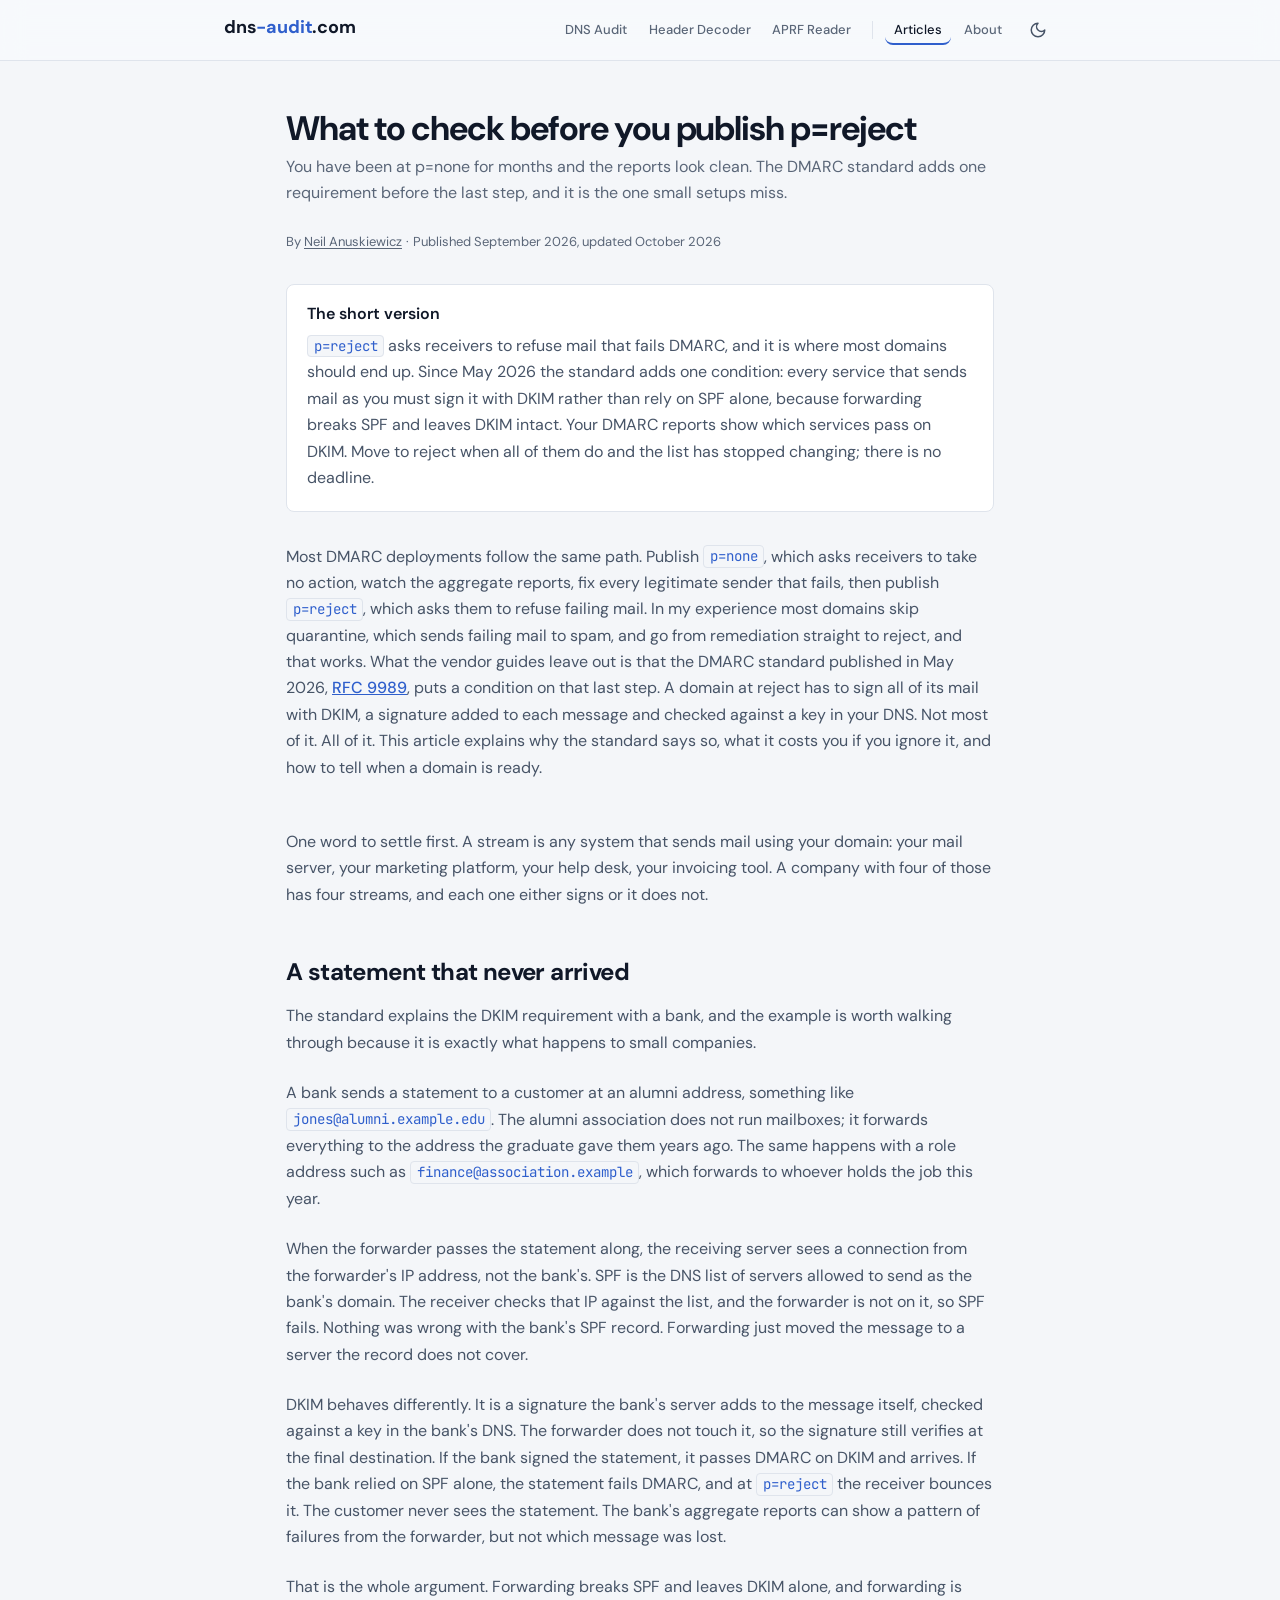
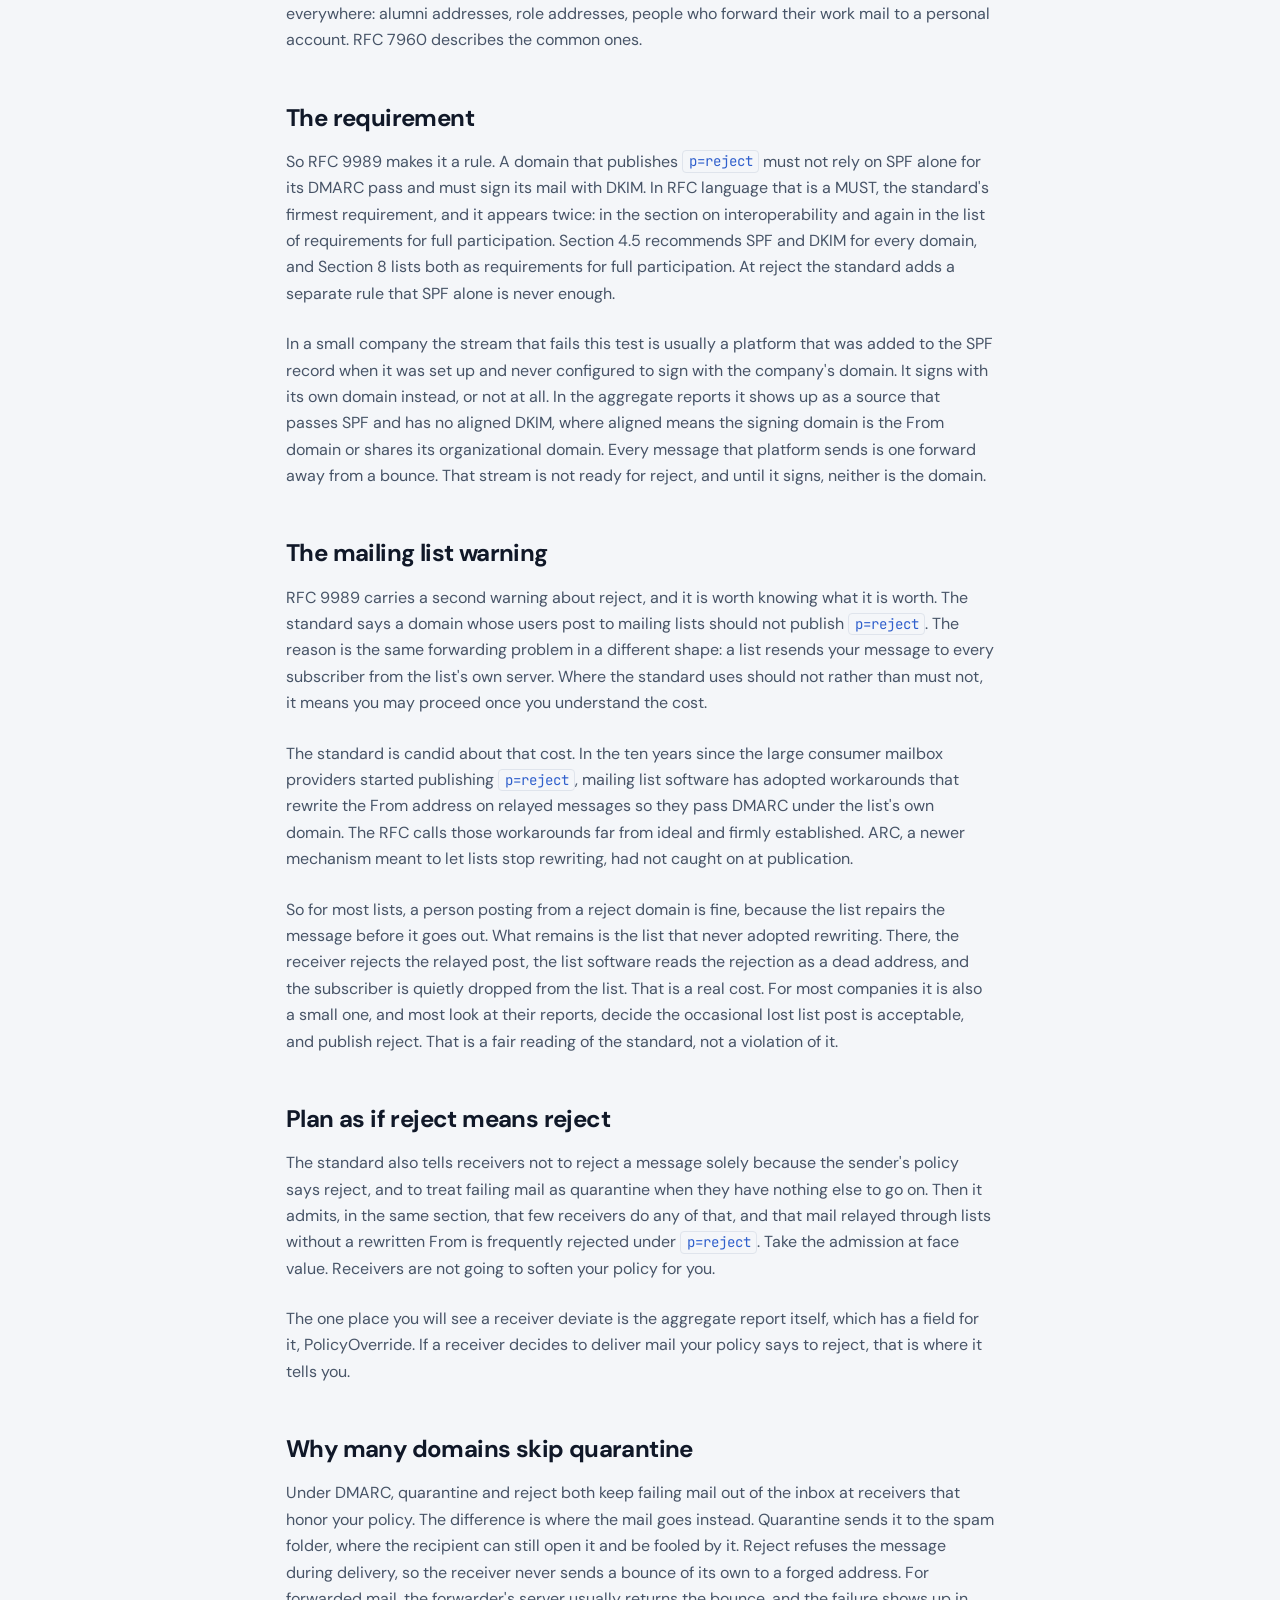
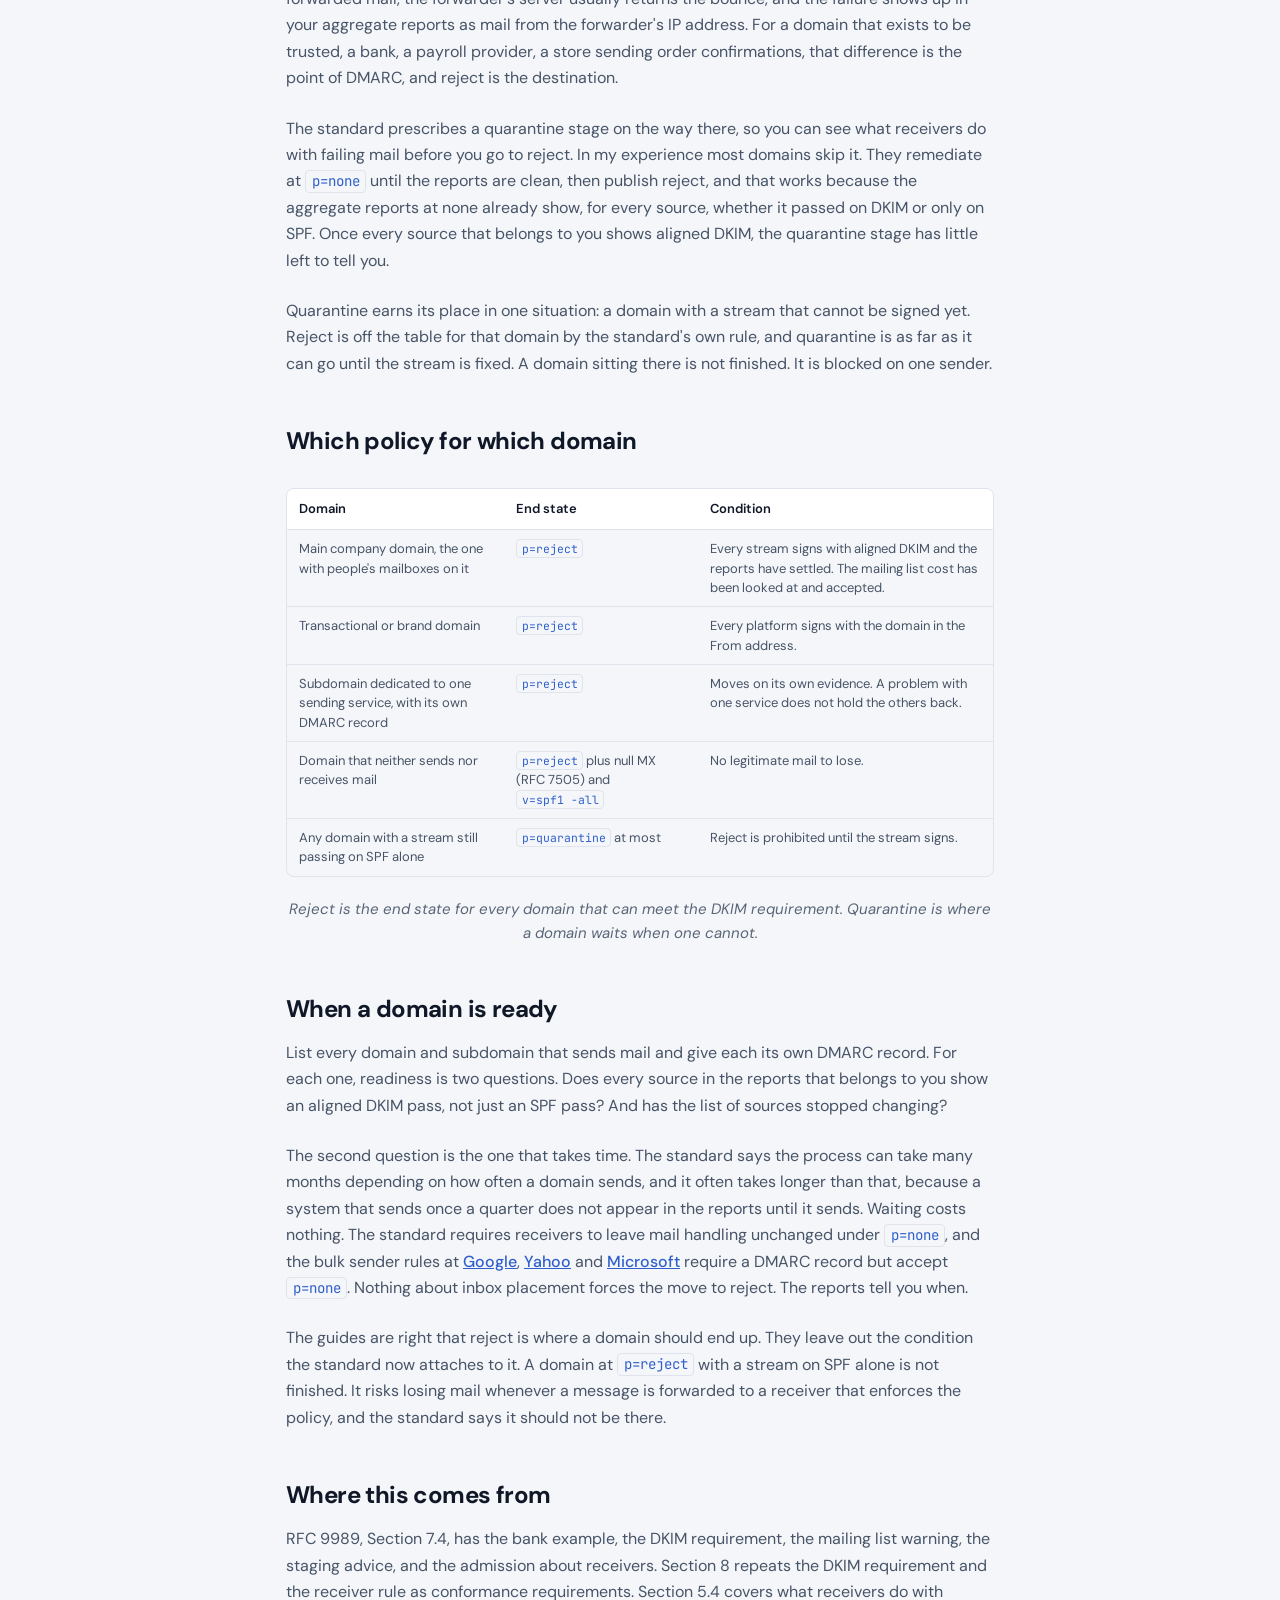
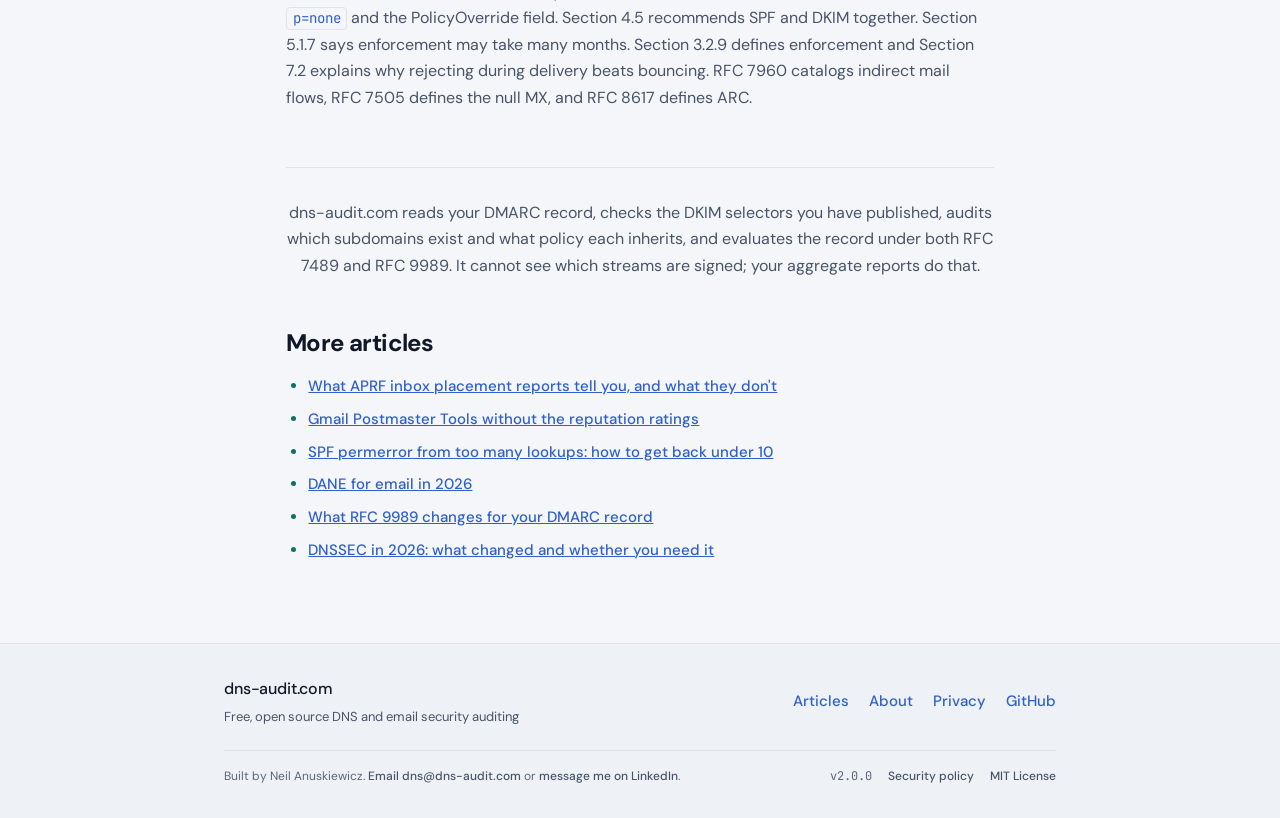
<file: static/articles/p-reject.html>
<!DOCTYPE html>
<html lang="en">
<head>
    <meta charset="UTF-8">
    <meta name="viewport" content="width=device-width, initial-scale=1.0">
    <title>What to check before you publish p=reject | dns-audit.com</title>
    <meta name="description" content="RFC 9989 makes DKIM on every stream a requirement for p=reject. Why forwarding breaks SPF, what the mailing list warning is worth, and when a domain is ready.">
    <meta name="keywords" content="p=reject, DMARC enforcement, DMARC policy, DKIM, RFC 9989, email forwarding, mailing lists, SPF, p=quarantine, aggregate reports">
    <meta name="author" content="Neil Anuskiewicz">
    <meta property="og:type" content="article">
    <meta property="article:published_time" content="2026-09-29">
    <meta property="article:modified_time" content="2026-10-01">
    <meta property="article:author" content="https://dns-audit.com/about#neil">
    <meta property="og:site_name" content="dns-audit.com">
    <meta property="og:url" content="https://dns-audit.com/articles/p-reject">
    <meta property="og:title" content="What to check before you publish p=reject">
    <meta property="og:description" content="RFC 9989 makes DKIM on every stream a requirement for p=reject. Why forwarding breaks SPF, what the mailing list warning is worth, and when a domain is ready.">
    <meta property="og:image" content="https://dns-audit.com/static/og-card.png?v=1">
    <meta property="og:image:width" content="1200">
    <meta property="og:image:height" content="630">
    <meta property="og:image:alt" content="dns-audit.com: free DNS and email security audit">
    <meta name="twitter:card" content="summary_large_image">
    <meta name="twitter:image" content="https://dns-audit.com/static/og-card.png?v=1">
    <meta name="twitter:title" content="What to check before you publish p=reject">
    <meta name="twitter:description" content="RFC 9989 makes DKIM on every stream a requirement for p=reject. Why forwarding breaks SPF, what the mailing list warning is worth, and when a domain is ready.">
    <link rel="canonical" href="https://dns-audit.com/articles/p-reject">
    <link rel="icon" type="image/svg+xml" href="/static/favicon.svg">
    <link rel="apple-touch-icon" sizes="180x180" href="/static/apple-touch-icon.png">
    <link rel="icon" type="image/png" sizes="32x32" href="/static/favicon-32.png">
    <link rel="preload" href="/static/fonts/dm-sans-normal-latin.woff2" as="font" type="font/woff2" crossorigin>
    <link rel="preload" href="/static/fonts/jetbrains-mono-latin.woff2" as="font" type="font/woff2" crossorigin>
    <link rel="stylesheet" href="/static/style.css?v=d9783b4c5c">
    <script src="/static/theme.js?v=d9783b4c5c"></script>
    <script type="application/ld+json">
    {
        "@context": "https://schema.org",
        "@type": "TechArticle",
        "headline": "What to check before you publish p=reject",
        "description": "RFC 9989 makes DKIM on every stream a requirement for p=reject. Why forwarding breaks SPF, what the mailing list warning is worth, and when a domain is ready.",
        "url": "https://dns-audit.com/articles/p-reject",
        "author": {"@type": "Person", "@id": "https://dns-audit.com/about#neil", "name": "Neil Anuskiewicz", "url": "https://dns-audit.com/about"},
        "publisher": {"@type": "Person", "@id": "https://dns-audit.com/about#neil", "name": "Neil Anuskiewicz", "url": "https://dns-audit.com/about"},
        "mainEntityOfPage": "https://dns-audit.com/articles/p-reject",
        "image": "https://dns-audit.com/static/og-card.png?v=1",
        "isPartOf": { "@id": "https://dns-audit.com/#website" },
        "datePublished": "2026-09-29",
        "dateModified": "2026-10-01"
    }
    </script>
    <script type="application/ld+json">
    {
        "@context": "https://schema.org",
        "@type": "BreadcrumbList",
        "itemListElement": [
            {
                "@type": "ListItem",
                "position": 1,
                "name": "Home",
                "item": "https://dns-audit.com/"
            },
            {
                "@type": "ListItem",
                "position": 2,
                "name": "Articles",
                "item": "https://dns-audit.com/articles/"
            },
            {
                "@type": "ListItem",
                "position": 3,
                "name": "What to check before you publish p=reject",
                "item": "https://dns-audit.com/articles/p-reject"
            }
        ]
    }
    </script>
</head>
<body>
    <a href="#main-content" class="skip-to-content">Skip to content</a>
    <header class="site-header">
        <div class="container header-inner">
            <a href="/" class="logo"><span class="logo-text">dns<span class="logo-accent">-audit</span>.com</span></a>
            <div class="header-right">
                <nav class="site-nav" aria-label="Main navigation">
                    <a href="https://dns-audit.com/" class="nav-link" aria-label="DNS Audit"><span class="nav-long">DNS Audit</span><span class="nav-short">Audit</span></a>
                    <a href="https://headers.dns-audit.com/" class="nav-link" rel="noopener" aria-label="Header Decoder"><span class="nav-long">Header Decoder</span><span class="nav-short">Headers</span></a>
                    <a href="https://aprf.dns-audit.com/" class="nav-link" rel="noopener" aria-label="APRF Reader"><span class="nav-long">APRF Reader</span><span class="nav-short">APRF</span></a>
                    <span class="nav-sep" aria-hidden="true"></span>
                    <a href="https://dns-audit.com/articles/" class="nav-link nav-link-active" aria-current="page">Articles</a>
                    <a href="https://dns-audit.com/about" class="nav-link">About</a>
                    <button type="button" class="theme-toggle" id="theme-toggle" aria-label="Switch theme" title="Switch theme">
                        <svg class="theme-icon-sun" viewBox="0 0 24 24" fill="none" stroke="currentColor" stroke-width="2" stroke-linecap="round" stroke-linejoin="round" aria-hidden="true"><circle cx="12" cy="12" r="4"/><path d="M12 2v2M12 20v2M4.93 4.93l1.41 1.41M17.66 17.66l1.41 1.41M2 12h2M20 12h2M6.34 17.66l-1.41 1.41M19.07 4.93l-1.41 1.41"/></svg>
                        <svg class="theme-icon-moon" viewBox="0 0 24 24" fill="none" stroke="currentColor" stroke-width="2" stroke-linecap="round" stroke-linejoin="round" aria-hidden="true"><path d="M12 3a6 6 0 0 0 9 9 9 9 0 1 1-9-9Z"/></svg>
                    </button>
                </nav>
            </div>
        </div>
    </header>
    <main class="dbis-page" id="main-content">
        <article class="dbis-article">
            <h1 class="dbis-article-title">What to check before you publish p=reject</h1>
            <p class="dbis-article-sub">You have been at p=none for months and the reports look clean. The DMARC standard adds one requirement before the last step, and it is the one small setups miss.</p>
            <p class="article-card-meta">By <a href="/about#neil" rel="author">Neil Anuskiewicz</a><span class="article-card-meta-dot">&middot;</span>Published <time datetime="2026-09-29">September 2026</time>, updated <time datetime="2026-10-01">October 2026</time></p>
            <aside class="short-version" aria-labelledby="short-version-title">
                <h2 id="short-version-title">The short version</h2>
                <p><code>p=reject</code> asks receivers to refuse mail that fails DMARC, and it is where most domains should end up. Since May 2026 the standard adds one condition: every service that sends mail as you must sign it with DKIM rather than rely on SPF alone, because forwarding breaks SPF and leaves DKIM intact. Your DMARC reports show which services pass on DKIM. Move to reject when all of them do and the list has stopped changing; there is no deadline.</p>
            </aside>
            <p class="dbis-lede">Most DMARC deployments follow the same path. Publish <code>p=none</code>, which asks receivers to take no action, watch the aggregate reports, fix every legitimate sender that fails, then publish <code>p=reject</code>, which asks them to refuse failing mail. In my experience most domains skip quarantine, which sends failing mail to spam, and go from remediation straight to reject, and that works. What the vendor guides leave out is that the DMARC standard published in May 2026, <a href="/articles/dmarcbis">RFC 9989</a>, puts a condition on that last step. A domain at reject has to sign all of its mail with DKIM, a signature added to each message and checked against a key in your DNS. Not most of it. All of it. This article explains why the standard says so, what it costs you if you ignore it, and how to tell when a domain is ready.</p>
            <div class="dbis-section">
                <p>One word to settle first. A stream is any system that sends mail using your domain: your mail server, your marketing platform, your help desk, your invoicing tool. A company with four of those has four streams, and each one either signs or it does not.</p>
            </div>
            <section class="dbis-section">
                <h2>A statement that never arrived</h2>
                <p>The standard explains the DKIM requirement with a bank, and the example is worth walking through because it is exactly what happens to small companies.</p>
                <p>A bank sends a statement to a customer at an alumni address, something like <code>jones@alumni.example.edu</code>. The alumni association does not run mailboxes; it forwards everything to the address the graduate gave them years ago. The same happens with a role address such as <code>finance@association.example</code>, which forwards to whoever holds the job this year.</p>
                <p>When the forwarder passes the statement along, the receiving server sees a connection from the forwarder's IP address, not the bank's. SPF is the DNS list of servers allowed to send as the bank's domain. The receiver checks that IP against the list, and the forwarder is not on it, so SPF fails. Nothing was wrong with the bank's SPF record. Forwarding just moved the message to a server the record does not cover.</p>
                <p>DKIM behaves differently. It is a signature the bank's server adds to the message itself, checked against a key in the bank's DNS. The forwarder does not touch it, so the signature still verifies at the final destination. If the bank signed the statement, it passes DMARC on DKIM and arrives. If the bank relied on SPF alone, the statement fails DMARC, and at <code>p=reject</code> the receiver bounces it. The customer never sees the statement. The bank's aggregate reports can show a pattern of failures from the forwarder, but not which message was lost.</p>
                <p>That is the whole argument. Forwarding breaks SPF and leaves DKIM alone, and forwarding is everywhere: alumni addresses, role addresses, people who forward their work mail to a personal account. RFC 7960 describes the common ones.</p>
            </section>
            <section class="dbis-section">
                <h2>The requirement</h2>
                <p>So RFC 9989 makes it a rule. A domain that publishes <code>p=reject</code> must not rely on SPF alone for its DMARC pass and must sign its mail with DKIM. In RFC language that is a MUST, the standard's firmest requirement, and it appears twice: in the section on interoperability and again in the list of requirements for full participation. Section 4.5 recommends SPF and DKIM for every domain, and Section 8 lists both as requirements for full participation. At reject the standard adds a separate rule that SPF alone is never enough.</p>
                <p>In a small company the stream that fails this test is usually a platform that was added to the SPF record when it was set up and never configured to sign with the company's domain. It signs with its own domain instead, or not at all. In the aggregate reports it shows up as a source that passes SPF and has no aligned DKIM, where aligned means the signing domain is the From domain or shares its organizational domain. Every message that platform sends is one forward away from a bounce. That stream is not ready for reject, and until it signs, neither is the domain.</p>
            </section>
            <section class="dbis-section">
                <h2>The mailing list warning</h2>
                <p>RFC 9989 carries a second warning about reject, and it is worth knowing what it is worth. The standard says a domain whose users post to mailing lists should not publish <code>p=reject</code>. The reason is the same forwarding problem in a different shape: a list resends your message to every subscriber from the list's own server. Where the standard uses should not rather than must not, it means you may proceed once you understand the cost.</p>
                <p>The standard is candid about that cost. In the ten years since the large consumer mailbox providers started publishing <code>p=reject</code>, mailing list software has adopted workarounds that rewrite the From address on relayed messages so they pass DMARC under the list's own domain. The RFC calls those workarounds far from ideal and firmly established. ARC, a newer mechanism meant to let lists stop rewriting, had not caught on at publication.</p>
                <p>So for most lists, a person posting from a reject domain is fine, because the list repairs the message before it goes out. What remains is the list that never adopted rewriting. There, the receiver rejects the relayed post, the list software reads the rejection as a dead address, and the subscriber is quietly dropped from the list. That is a real cost. For most companies it is also a small one, and most look at their reports, decide the occasional lost list post is acceptable, and publish reject. That is a fair reading of the standard, not a violation of it.</p>
            </section>
            <section class="dbis-section">
                <h2>Plan as if reject means reject</h2>
                <p>The standard also tells receivers not to reject a message solely because the sender's policy says reject, and to treat failing mail as quarantine when they have nothing else to go on. Then it admits, in the same section, that few receivers do any of that, and that mail relayed through lists without a rewritten From is frequently rejected under <code>p=reject</code>. Take the admission at face value. Receivers are not going to soften your policy for you.</p>
                <p>The one place you will see a receiver deviate is the aggregate report itself, which has a field for it, PolicyOverride. If a receiver decides to deliver mail your policy says to reject, that is where it tells you.</p>
            </section>
            <section class="dbis-section">
                <h2>Why many domains skip quarantine</h2>
                <p>Under DMARC, quarantine and reject both keep failing mail out of the inbox at receivers that honor your policy. The difference is where the mail goes instead. Quarantine sends it to the spam folder, where the recipient can still open it and be fooled by it. Reject refuses the message during delivery, so the receiver never sends a bounce of its own to a forged address. For forwarded mail, the forwarder's server usually returns the bounce, and the failure shows up in your aggregate reports as mail from the forwarder's IP address. For a domain that exists to be trusted, a bank, a payroll provider, a store sending order confirmations, that difference is the point of DMARC, and reject is the destination.</p>
                <p>The standard prescribes a quarantine stage on the way there, so you can see what receivers do with failing mail before you go to reject. In my experience most domains skip it. They remediate at <code>p=none</code> until the reports are clean, then publish reject, and that works because the aggregate reports at none already show, for every source, whether it passed on DKIM or only on SPF. Once every source that belongs to you shows aligned DKIM, the quarantine stage has little left to tell you.</p>
                <p>Quarantine earns its place in one situation: a domain with a stream that cannot be signed yet. Reject is off the table for that domain by the standard's own rule, and quarantine is as far as it can go until the stream is fixed. A domain sitting there is not finished. It is blocked on one sender.</p>
            </section>
            <section class="dbis-section">
                <h2>Which policy for which domain</h2>
                <figure class="dbis-table-fig" aria-labelledby="dbis-policy-caption">
                    <div class="dbis-table-wrap">
                        <table class="dbis-table">
                            <thead>
                                <tr>
                                    <th>Domain</th>
                                    <th>End state</th>
                                    <th>Condition</th>
                                </tr>
                            </thead>
                            <tbody>
                                <tr>
                                    <td>Main company domain, the one with people's mailboxes on it</td>
                                    <td><code>p=reject</code></td>
                                    <td>Every stream signs with aligned DKIM and the reports have settled. The mailing list cost has been looked at and accepted.</td>
                                </tr>
                                <tr>
                                    <td>Transactional or brand domain</td>
                                    <td><code>p=reject</code></td>
                                    <td>Every platform signs with the domain in the From address.</td>
                                </tr>
                                <tr>
                                    <td>Subdomain dedicated to one sending service, with its own DMARC record</td>
                                    <td><code>p=reject</code></td>
                                    <td>Moves on its own evidence. A problem with one service does not hold the others back.</td>
                                </tr>
                                <tr>
                                    <td>Domain that neither sends nor receives mail</td>
                                    <td><code>p=reject</code> plus null MX (RFC 7505) and <code>v=spf1 -all</code></td>
                                    <td>No legitimate mail to lose.</td>
                                </tr>
                                <tr>
                                    <td>Any domain with a stream still passing on SPF alone</td>
                                    <td><code>p=quarantine</code> at most</td>
                                    <td>Reject is prohibited until the stream signs.</td>
                                </tr>
                            </tbody>
                        </table>
                    </div>
                    <figcaption id="dbis-policy-caption" class="dbis-compare-caption">Reject is the end state for every domain that can meet the DKIM requirement. Quarantine is where a domain waits when one cannot.</figcaption>
                </figure>
            </section>
            <section class="dbis-section">
                <h2>When a domain is ready</h2>
                <p>List every domain and subdomain that sends mail and give each its own DMARC record. For each one, readiness is two questions. Does every source in the reports that belongs to you show an aligned DKIM pass, not just an SPF pass? And has the list of sources stopped changing?</p>
                <p>The second question is the one that takes time. The standard says the process can take many months depending on how often a domain sends, and it often takes longer than that, because a system that sends once a quarter does not appear in the reports until it sends. Waiting costs nothing. The standard requires receivers to leave mail handling unchanged under <code>p=none</code>, and the bulk sender rules at <a href="https://support.google.com/mail/answer/81126" target="_blank" rel="noopener">Google</a>, <a href="https://senders.yahooinc.com/best-practices/" target="_blank" rel="noopener">Yahoo</a> and <a href="https://support.microsoft.com/en-us/outlook/fix-ndr-error-550-5-7-515-in-outlook-com" target="_blank" rel="noopener">Microsoft</a> require a DMARC record but accept <code>p=none</code>. Nothing about inbox placement forces the move to reject. The reports tell you when.</p>
                <p>The guides are right that reject is where a domain should end up. They leave out the condition the standard now attaches to it. A domain at <code>p=reject</code> with a stream on SPF alone is not finished. It risks losing mail whenever a message is forwarded to a receiver that enforces the policy, and the standard says it should not be there.</p>
            </section>
            <section class="dbis-section">
                <h2>Where this comes from</h2>
                <p>RFC 9989, Section 7.4, has the bank example, the DKIM requirement, the mailing list warning, the staging advice, and the admission about receivers. Section 8 repeats the DKIM requirement and the receiver rule as conformance requirements. Section 5.4 covers what receivers do with <code>p=none</code> and the PolicyOverride field. Section 4.5 recommends SPF and DKIM together. Section 5.1.7 says enforcement may take many months. Section 3.2.9 defines enforcement and Section 7.2 explains why rejecting during delivery beats bouncing. RFC 7960 catalogs indirect mail flows, RFC 7505 defines the null MX, and RFC 8617 defines ARC.</p>
            </section>
            <div class="dbis-closing">
                <p>dns-audit.com reads your DMARC record, checks the DKIM selectors you have published, audits which subdomains exist and what policy each inherits, and evaluates the record under both RFC 7489 and RFC 9989. It cannot see which streams are signed; your aggregate reports do that.</p>
            </div>
            <nav class="dbis-section more-articles" aria-labelledby="more-articles">
                <h2 id="more-articles">More articles</h2>
                <ul>
                    <li><a href="/articles/aprf">What APRF inbox placement reports tell you, and what they don't</a></li>
                    <li><a href="/articles/postmaster-tools">Gmail Postmaster Tools without the reputation ratings</a></li>
                    <li><a href="/articles/spf-lookups">SPF permerror from too many lookups: how to get back under 10</a></li>
                    <li><a href="/articles/dane">DANE for email in 2026</a></li>
                    <li><a href="/articles/dmarcbis">What RFC 9989 changes for your DMARC record</a></li>
                    <li><a href="/articles/dnssec">DNSSEC in 2026: what changed and whether you need it</a></li>
                </ul>
            </nav>
        </article>
    </main>
    <footer class="site-footer">
        <div class="container">
            <div class="footer-row footer-main">
                <div class="footer-brand">
                    <div class="footer-brand-name">dns-audit.com</div>
                    <div class="footer-brand-desc">Free, open source DNS and email security auditing</div>
                </div>
                <nav class="footer-nav" aria-label="Footer">
                    <a href="https://dns-audit.com/articles/" class="footer-link">Articles</a>
                    <a href="https://dns-audit.com/about" class="footer-link">About</a>
                    <a href="https://dns-audit.com/privacy" class="footer-link">Privacy</a>
                    <a href="https://github.com/marmot7775/dns-audit" target="_blank" rel="noopener" class="footer-link">GitHub</a>
                </nav>
            </div>
            <div class="footer-row footer-meta">
                <p class="footer-attribution">Built by Neil Anuskiewicz. <a href="mailto:dns@dns-audit.com" class="footer-link">Email dns@dns-audit.com</a> or <a href="https://www.linkedin.com/in/neilanuskiewicz/" target="_blank" rel="noopener" class="footer-link">message me on LinkedIn</a>.</p>
                <div class="footer-trust">
                    <span class="footer-version">v2.0.0</span>
                    <a href="https://github.com/marmot7775/dns-audit/security/policy" target="_blank" rel="noopener" class="footer-link">Security policy</a>
                    <a href="https://github.com/marmot7775/dns-audit/blob/main/LICENSE" target="_blank" rel="noopener" class="footer-link">MIT License</a>
                </div>
            </div>
        </div>
    </footer>
</body>
</html>
</file>
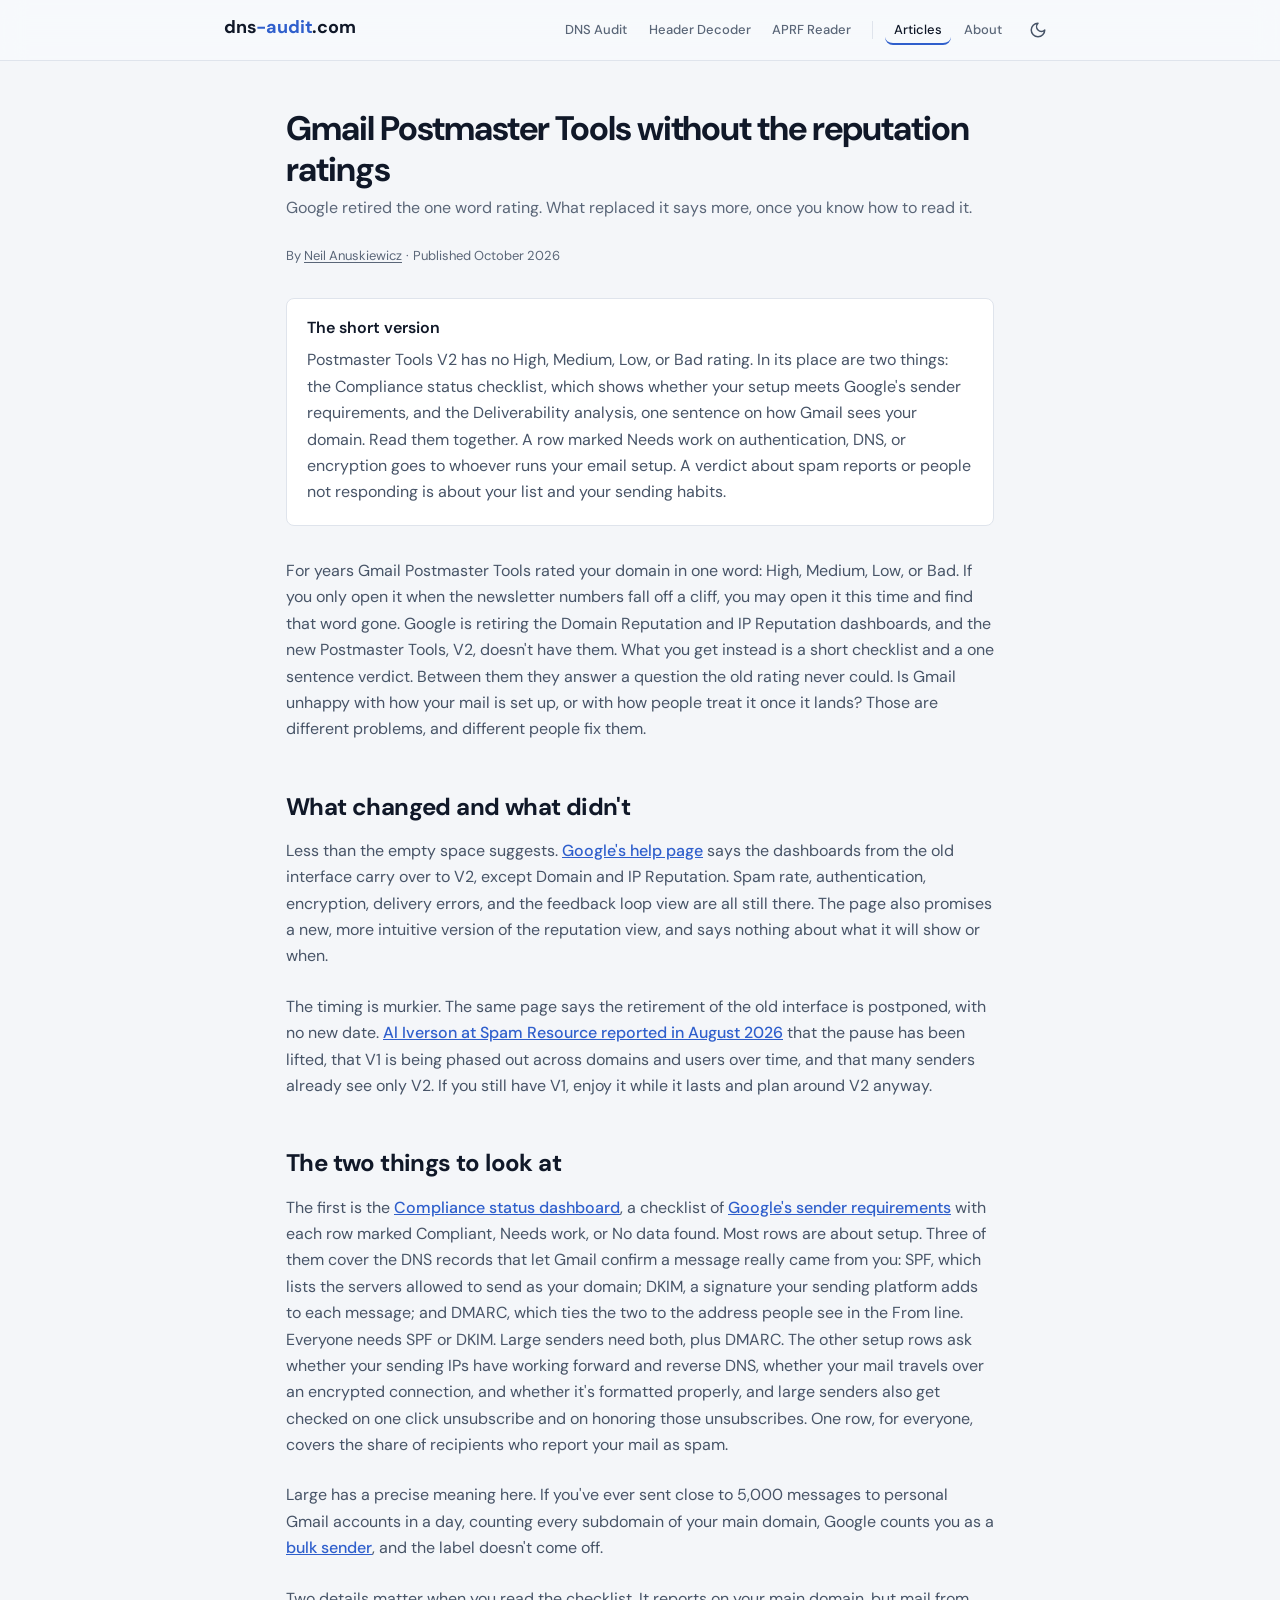
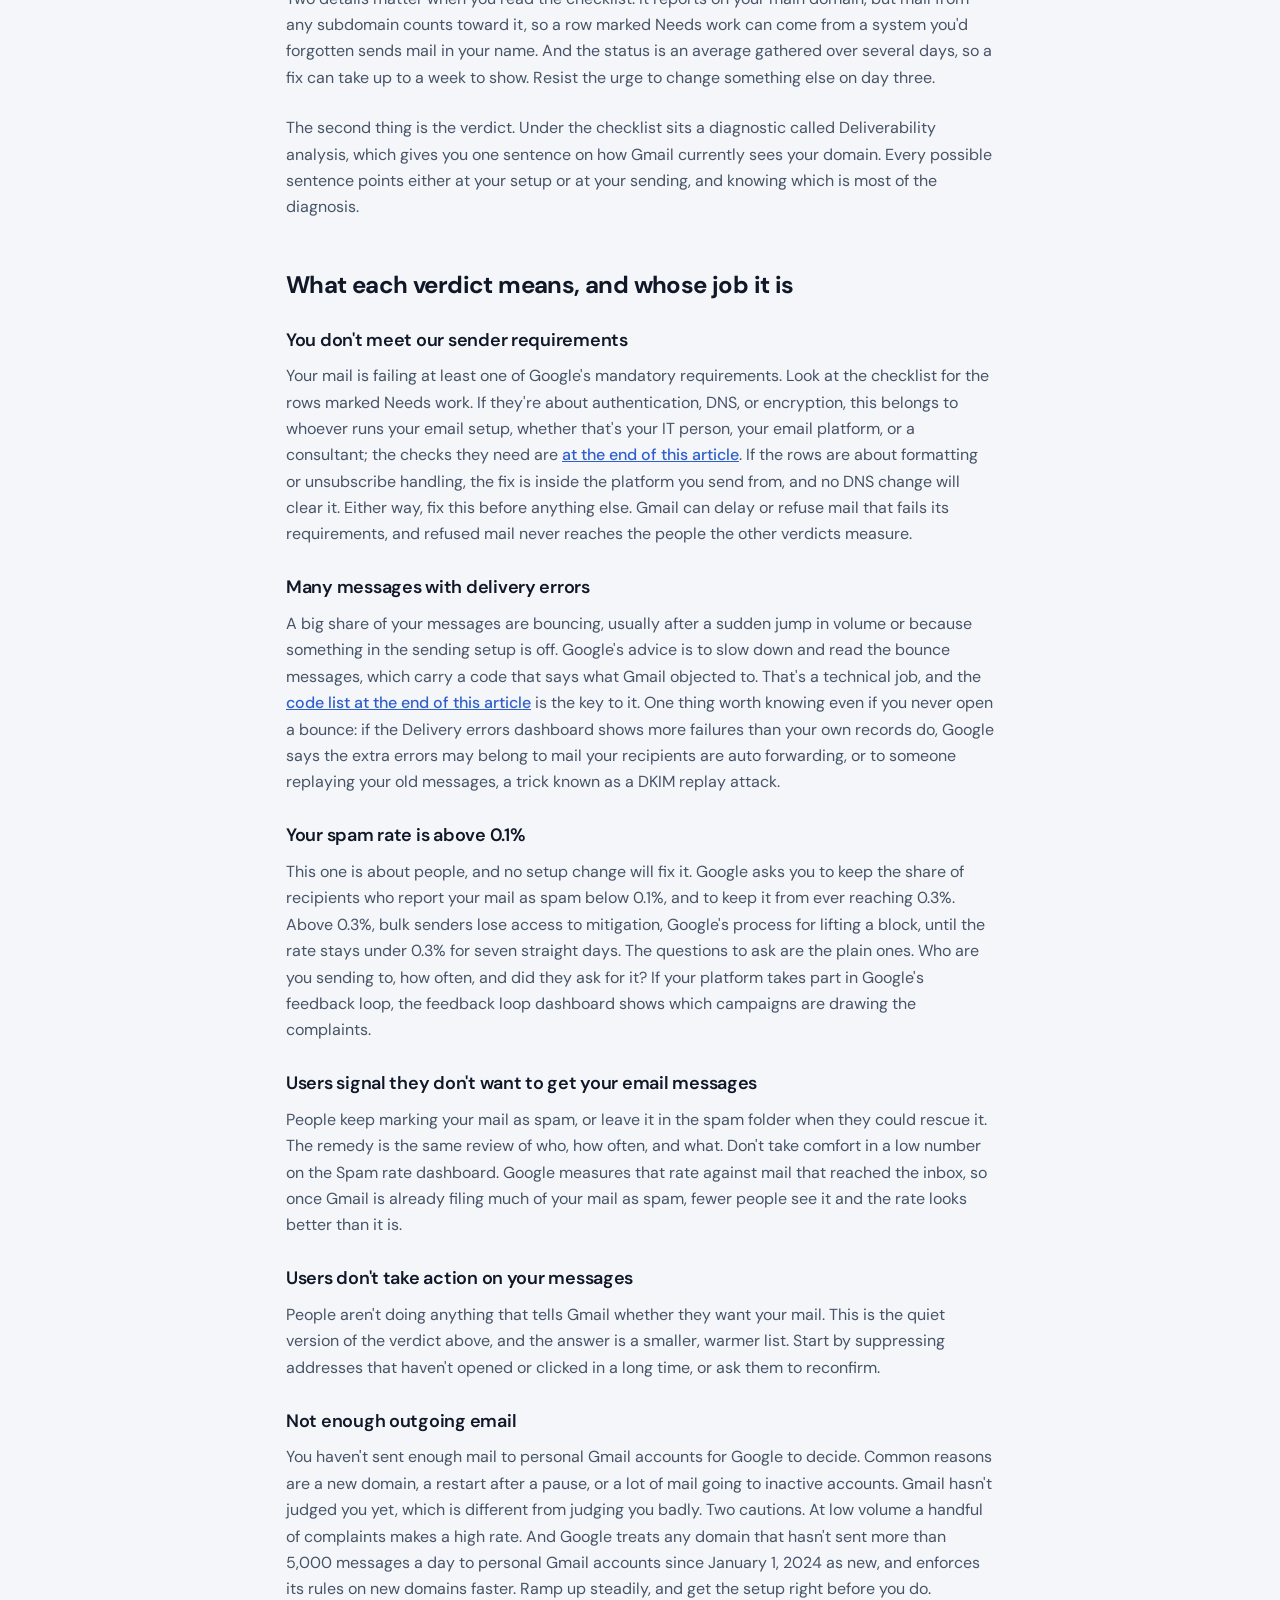
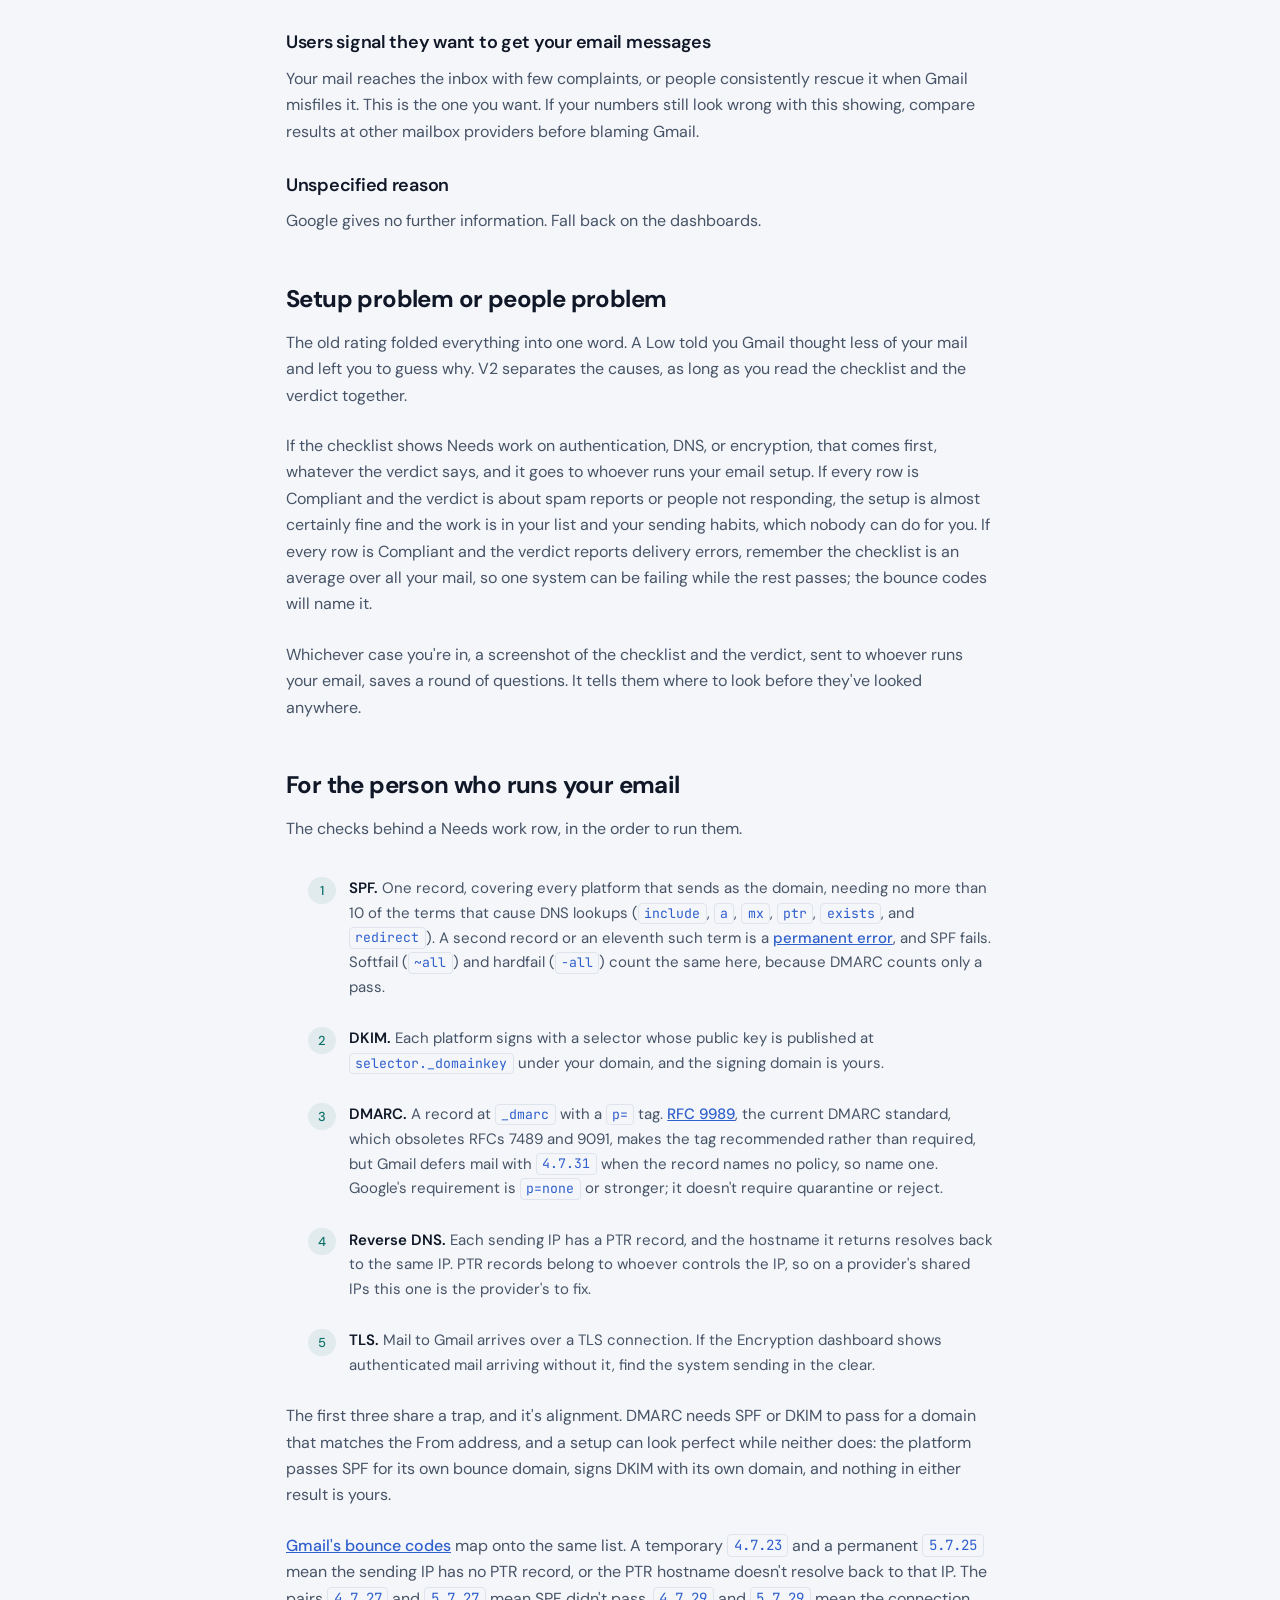
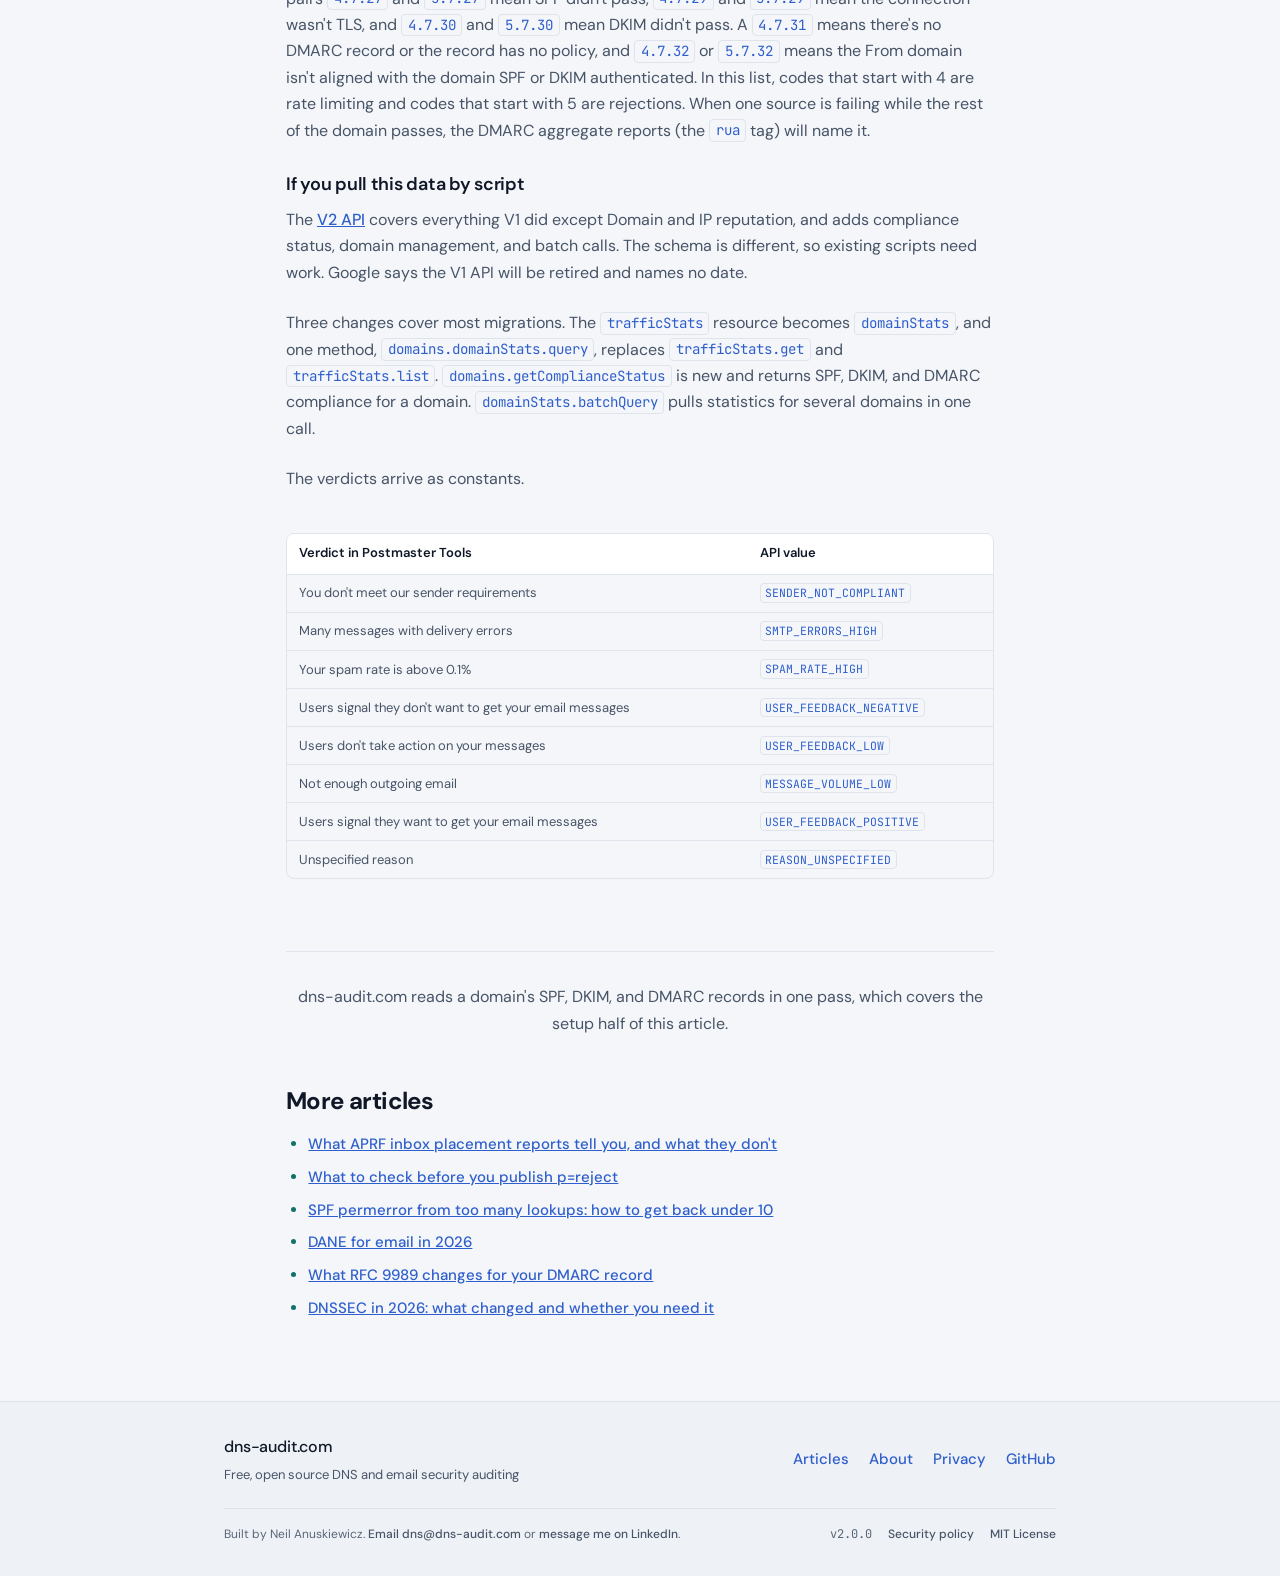
<file: static/articles/postmaster-tools.html>
<!DOCTYPE html>
<html lang="en">
<head>
    <meta charset="UTF-8">
    <meta name="viewport" content="width=device-width, initial-scale=1.0">
    <title>Gmail Postmaster Tools without the reputation ratings | dns-audit.com</title>
    <meta name="description" content="Postmaster Tools V2 drops the High, Medium, Low and Bad ratings. How to read the compliance checklist and the one sentence verdict that replace them, and who fixes what.">
    <meta name="keywords" content="Gmail Postmaster Tools, Postmaster Tools V2, domain reputation, compliance status, deliverability analysis, Gmail sender requirements, spam rate, Gmail bounce codes, SPF, DKIM, DMARC">
    <meta name="author" content="Neil Anuskiewicz">
    <meta property="og:type" content="article">
    <meta property="article:published_time" content="2026-10-07">
    <meta property="article:modified_time" content="2026-10-07">
    <meta property="article:author" content="https://dns-audit.com/about#neil">
    <meta property="og:site_name" content="dns-audit.com">
    <meta property="og:url" content="https://dns-audit.com/articles/postmaster-tools">
    <meta property="og:title" content="Gmail Postmaster Tools without the reputation ratings">
    <meta property="og:description" content="Postmaster Tools V2 drops the High, Medium, Low and Bad ratings. How to read the compliance checklist and the one sentence verdict that replace them, and who fixes what.">
    <meta property="og:image" content="https://dns-audit.com/static/og-card.png?v=1">
    <meta property="og:image:width" content="1200">
    <meta property="og:image:height" content="630">
    <meta property="og:image:alt" content="dns-audit.com: free DNS and email security audit">
    <meta name="twitter:card" content="summary_large_image">
    <meta name="twitter:image" content="https://dns-audit.com/static/og-card.png?v=1">
    <meta name="twitter:title" content="Gmail Postmaster Tools without the reputation ratings">
    <meta name="twitter:description" content="Postmaster Tools V2 drops the High, Medium, Low and Bad ratings. How to read the compliance checklist and the one sentence verdict that replace them, and who fixes what.">
    <link rel="canonical" href="https://dns-audit.com/articles/postmaster-tools">
    <link rel="icon" type="image/svg+xml" href="/static/favicon.svg">
    <link rel="apple-touch-icon" sizes="180x180" href="/static/apple-touch-icon.png">
    <link rel="icon" type="image/png" sizes="32x32" href="/static/favicon-32.png">
    <link rel="preload" href="/static/fonts/dm-sans-normal-latin.woff2" as="font" type="font/woff2" crossorigin>
    <link rel="preload" href="/static/fonts/jetbrains-mono-latin.woff2" as="font" type="font/woff2" crossorigin>
    <link rel="stylesheet" href="/static/style.css?v=d9783b4c5c">
    <script src="/static/theme.js?v=d9783b4c5c"></script>
    <script type="application/ld+json">
    {
        "@context": "https://schema.org",
        "@type": "TechArticle",
        "headline": "Gmail Postmaster Tools without the reputation ratings",
        "description": "Postmaster Tools V2 drops the High, Medium, Low and Bad ratings. How to read the compliance checklist and the one sentence verdict that replace them, and who fixes what.",
        "url": "https://dns-audit.com/articles/postmaster-tools",
        "author": {"@type": "Person", "@id": "https://dns-audit.com/about#neil", "name": "Neil Anuskiewicz", "url": "https://dns-audit.com/about"},
        "publisher": {"@type": "Person", "@id": "https://dns-audit.com/about#neil", "name": "Neil Anuskiewicz", "url": "https://dns-audit.com/about"},
        "mainEntityOfPage": "https://dns-audit.com/articles/postmaster-tools",
        "image": "https://dns-audit.com/static/og-card.png?v=1",
        "isPartOf": { "@id": "https://dns-audit.com/#website" },
        "datePublished": "2026-10-07",
        "dateModified": "2026-10-07"
    }
    </script>
    <script type="application/ld+json">
    {
        "@context": "https://schema.org",
        "@type": "BreadcrumbList",
        "itemListElement": [
            {
                "@type": "ListItem",
                "position": 1,
                "name": "Home",
                "item": "https://dns-audit.com/"
            },
            {
                "@type": "ListItem",
                "position": 2,
                "name": "Articles",
                "item": "https://dns-audit.com/articles/"
            },
            {
                "@type": "ListItem",
                "position": 3,
                "name": "Gmail Postmaster Tools without the reputation ratings",
                "item": "https://dns-audit.com/articles/postmaster-tools"
            }
        ]
    }
    </script>
</head>
<body>
    <a href="#main-content" class="skip-to-content">Skip to content</a>
    <header class="site-header">
        <div class="container header-inner">
            <a href="/" class="logo"><span class="logo-text">dns<span class="logo-accent">-audit</span>.com</span></a>
            <div class="header-right">
                <nav class="site-nav" aria-label="Main navigation">
                    <a href="https://dns-audit.com/" class="nav-link" aria-label="DNS Audit"><span class="nav-long">DNS Audit</span><span class="nav-short">Audit</span></a>
                    <a href="https://headers.dns-audit.com/" class="nav-link" rel="noopener" aria-label="Header Decoder"><span class="nav-long">Header Decoder</span><span class="nav-short">Headers</span></a>
                    <a href="https://aprf.dns-audit.com/" class="nav-link" rel="noopener" aria-label="APRF Reader"><span class="nav-long">APRF Reader</span><span class="nav-short">APRF</span></a>
                    <span class="nav-sep" aria-hidden="true"></span>
                    <a href="https://dns-audit.com/articles/" class="nav-link nav-link-active" aria-current="page">Articles</a>
                    <a href="https://dns-audit.com/about" class="nav-link">About</a>
                    <button type="button" class="theme-toggle" id="theme-toggle" aria-label="Switch theme" title="Switch theme">
                        <svg class="theme-icon-sun" viewBox="0 0 24 24" fill="none" stroke="currentColor" stroke-width="2" stroke-linecap="round" stroke-linejoin="round" aria-hidden="true"><circle cx="12" cy="12" r="4"/><path d="M12 2v2M12 20v2M4.93 4.93l1.41 1.41M17.66 17.66l1.41 1.41M2 12h2M20 12h2M6.34 17.66l-1.41 1.41M19.07 4.93l-1.41 1.41"/></svg>
                        <svg class="theme-icon-moon" viewBox="0 0 24 24" fill="none" stroke="currentColor" stroke-width="2" stroke-linecap="round" stroke-linejoin="round" aria-hidden="true"><path d="M12 3a6 6 0 0 0 9 9 9 9 0 1 1-9-9Z"/></svg>
                    </button>
                </nav>
            </div>
        </div>
    </header>
    <main class="dbis-page" id="main-content">
        <article class="dbis-article">
            <h1 class="dbis-article-title">Gmail Postmaster Tools without the reputation ratings</h1>
            <p class="dbis-article-sub">Google retired the one word rating. What replaced it says more, once you know how to read it.</p>
            <p class="article-card-meta">By <a href="/about#neil" rel="author">Neil Anuskiewicz</a><span class="article-card-meta-dot">&middot;</span>Published <time datetime="2026-10-07">October 2026</time></p>
            <aside class="short-version" aria-labelledby="short-version-title">
                <h2 id="short-version-title">The short version</h2>
                <p>Postmaster Tools V2 has no High, Medium, Low, or Bad rating. In its place are two things: the Compliance status checklist, which shows whether your setup meets Google's sender requirements, and the Deliverability analysis, one sentence on how Gmail sees your domain. Read them together. A row marked Needs work on authentication, DNS, or encryption goes to whoever runs your email setup. A verdict about spam reports or people not responding is about your list and your sending habits.</p>
            </aside>
            <p class="dbis-lede">For years Gmail Postmaster Tools rated your domain in one word: High, Medium, Low, or Bad. If you only open it when the newsletter numbers fall off a cliff, you may open it this time and find that word gone. Google is retiring the Domain Reputation and IP Reputation dashboards, and the new Postmaster Tools, V2, doesn't have them. What you get instead is a short checklist and a one sentence verdict. Between them they answer a question the old rating never could. Is Gmail unhappy with how your mail is set up, or with how people treat it once it lands? Those are different problems, and different people fix them.</p>
            <section class="dbis-section">
                <h2>What changed and what didn't</h2>
                <p>Less than the empty space suggests. <a href="https://support.google.com/mail/answer/16594218" target="_blank" rel="noopener">Google's help page</a> says the dashboards from the old interface carry over to V2, except Domain and IP Reputation. Spam rate, authentication, encryption, delivery errors, and the feedback loop view are all still there. The page also promises a new, more intuitive version of the reputation view, and says nothing about what it will show or when.</p>
                <p>The timing is murkier. The same page says the retirement of the old interface is postponed, with no new date. <a href="https://www.spamresource.com/2026/08/gpt-v1-retirement-and-important-updates.html" target="_blank" rel="noopener">Al Iverson at Spam Resource reported in August 2026</a> that the pause has been lifted, that V1 is being phased out across domains and users over time, and that many senders already see only V2. If you still have V1, enjoy it while it lasts and plan around V2 anyway.</p>
            </section>
            <section class="dbis-section">
                <h2>The two things to look at</h2>
                <p>The first is the <a href="https://support.google.com/mail/answer/14668346" target="_blank" rel="noopener">Compliance status dashboard</a>, a checklist of <a href="https://support.google.com/mail/answer/81126" target="_blank" rel="noopener">Google's sender requirements</a> with each row marked Compliant, Needs work, or No data found. Most rows are about setup. Three of them cover the DNS records that let Gmail confirm a message really came from you: SPF, which lists the servers allowed to send as your domain; DKIM, a signature your sending platform adds to each message; and DMARC, which ties the two to the address people see in the From line. Everyone needs SPF or DKIM. Large senders need both, plus DMARC. The other setup rows ask whether your sending IPs have working forward and reverse DNS, whether your mail travels over an encrypted connection, and whether it's formatted properly, and large senders also get checked on one click unsubscribe and on honoring those unsubscribes. One row, for everyone, covers the share of recipients who report your mail as spam.</p>
                <p>Large has a precise meaning here. If you've ever sent close to 5,000 messages to personal Gmail accounts in a day, counting every subdomain of your main domain, Google counts you as a <a href="https://support.google.com/mail/answer/14229414" target="_blank" rel="noopener">bulk sender</a>, and the label doesn't come off.</p>
                <p>Two details matter when you read the checklist. It reports on your main domain, but mail from any subdomain counts toward it, so a row marked Needs work can come from a system you'd forgotten sends mail in your name. And the status is an average gathered over several days, so a fix can take up to a week to show. Resist the urge to change something else on day three.</p>
                <p>The second thing is the verdict. Under the checklist sits a diagnostic called Deliverability analysis, which gives you one sentence on how Gmail currently sees your domain. Every possible sentence points either at your setup or at your sending, and knowing which is most of the diagnosis.</p>
            </section>
            <section class="dbis-section">
                <h2>What each verdict means, and whose job it is</h2>
                <h3>You don't meet our sender requirements</h3>
                <p>Your mail is failing at least one of Google's mandatory requirements. Look at the checklist for the rows marked Needs work. If they're about authentication, DNS, or encryption, this belongs to whoever runs your email setup, whether that's your IT person, your email platform, or a consultant; the checks they need are <a href="#for-the-person-who-runs-your-email">at the end of this article</a>. If the rows are about formatting or unsubscribe handling, the fix is inside the platform you send from, and no DNS change will clear it. Either way, fix this before anything else. Gmail can delay or refuse mail that fails its requirements, and refused mail never reaches the people the other verdicts measure.</p>
                <h3>Many messages with delivery errors</h3>
                <p>A big share of your messages are bouncing, usually after a sudden jump in volume or because something in the sending setup is off. Google's advice is to slow down and read the bounce messages, which carry a code that says what Gmail objected to. That's a technical job, and the <a href="#bounce-codes">code list at the end of this article</a> is the key to it. One thing worth knowing even if you never open a bounce: if the Delivery errors dashboard shows more failures than your own records do, Google says the extra errors may belong to mail your recipients are auto forwarding, or to someone replaying your old messages, a trick known as a DKIM replay attack.</p>
                <h3>Your spam rate is above 0.1%</h3>
                <p>This one is about people, and no setup change will fix it. Google asks you to keep the share of recipients who report your mail as spam below 0.1%, and to keep it from ever reaching 0.3%. Above 0.3%, bulk senders lose access to mitigation, Google's process for lifting a block, until the rate stays under 0.3% for seven straight days. The questions to ask are the plain ones. Who are you sending to, how often, and did they ask for it? If your platform takes part in Google's feedback loop, the feedback loop dashboard shows which campaigns are drawing the complaints.</p>
                <h3>Users signal they don't want to get your email messages</h3>
                <p>People keep marking your mail as spam, or leave it in the spam folder when they could rescue it. The remedy is the same review of who, how often, and what. Don't take comfort in a low number on the Spam rate dashboard. Google measures that rate against mail that reached the inbox, so once Gmail is already filing much of your mail as spam, fewer people see it and the rate looks better than it is.</p>
                <h3>Users don't take action on your messages</h3>
                <p>People aren't doing anything that tells Gmail whether they want your mail. This is the quiet version of the verdict above, and the answer is a smaller, warmer list. Start by suppressing addresses that haven't opened or clicked in a long time, or ask them to reconfirm.</p>
                <h3>Not enough outgoing email</h3>
                <p>You haven't sent enough mail to personal Gmail accounts for Google to decide. Common reasons are a new domain, a restart after a pause, or a lot of mail going to inactive accounts. Gmail hasn't judged you yet, which is different from judging you badly. Two cautions. At low volume a handful of complaints makes a high rate. And Google treats any domain that hasn't sent more than 5,000 messages a day to personal Gmail accounts since January 1, 2024 as new, and enforces its rules on new domains faster. Ramp up steadily, and get the setup right before you do.</p>
                <h3>Users signal they want to get your email messages</h3>
                <p>Your mail reaches the inbox with few complaints, or people consistently rescue it when Gmail misfiles it. This is the one you want. If your numbers still look wrong with this showing, compare results at other mailbox providers before blaming Gmail.</p>
                <h3>Unspecified reason</h3>
                <p>Google gives no further information. Fall back on the dashboards.</p>
            </section>
            <section class="dbis-section">
                <h2>Setup problem or people problem</h2>
                <p>The old rating folded everything into one word. A Low told you Gmail thought less of your mail and left you to guess why. V2 separates the causes, as long as you read the checklist and the verdict together.</p>
                <p>If the checklist shows Needs work on authentication, DNS, or encryption, that comes first, whatever the verdict says, and it goes to whoever runs your email setup. If every row is Compliant and the verdict is about spam reports or people not responding, the setup is almost certainly fine and the work is in your list and your sending habits, which nobody can do for you. If every row is Compliant and the verdict reports delivery errors, remember the checklist is an average over all your mail, so one system can be failing while the rest passes; the bounce codes will name it.</p>
                <p>Whichever case you're in, a screenshot of the checklist and the verdict, sent to whoever runs your email, saves a round of questions. It tells them where to look before they've looked anywhere.</p>
            </section>
            <section class="dbis-section">
                <h2 id="for-the-person-who-runs-your-email">For the person who runs your email</h2>
                <p>The checks behind a Needs work row, in the order to run them.</p>
                <ol class="dbis-steps">
                    <li><div><strong>SPF.</strong> One record, covering every platform that sends as the domain, needing no more than 10 of the terms that cause DNS lookups (<code>include</code>, <code>a</code>, <code>mx</code>, <code>ptr</code>, <code>exists</code>, and <code>redirect</code>). A second record or an eleventh such term is a <a href="/articles/spf-lookups">permanent error</a>, and SPF fails. Softfail (<code>~all</code>) and hardfail (<code>-all</code>) count the same here, because DMARC counts only a pass.</div></li>
                    <li><div><strong>DKIM.</strong> Each platform signs with a selector whose public key is published at <code>selector._domainkey</code> under your domain, and the signing domain is yours.</div></li>
                    <li><div><strong>DMARC.</strong> A record at <code>_dmarc</code> with a <code>p=</code> tag. <a href="/articles/dmarcbis">RFC 9989</a>, the current DMARC standard, which obsoletes RFCs 7489 and 9091, makes the tag recommended rather than required, but Gmail defers mail with <code>4.7.31</code> when the record names no policy, so name one. Google's requirement is <code>p=none</code> or stronger; it doesn't require quarantine or reject.</div></li>
                    <li><div><strong>Reverse DNS.</strong> Each sending IP has a PTR record, and the hostname it returns resolves back to the same IP. PTR records belong to whoever controls the IP, so on a provider's shared IPs this one is the provider's to fix.</div></li>
                    <li><div><strong>TLS.</strong> Mail to Gmail arrives over a TLS connection. If the Encryption dashboard shows authenticated mail arriving without it, find the system sending in the clear.</div></li>
                </ol>
                <p>The first three share a trap, and it's alignment. DMARC needs SPF or DKIM to pass for a domain that matches the From address, and a setup can look perfect while neither does: the platform passes SPF for its own bounce domain, signs DKIM with its own domain, and nothing in either result is yours.</p>
                <p id="bounce-codes"><a href="https://support.google.com/a/answer/3726730" target="_blank" rel="noopener">Gmail's bounce codes</a> map onto the same list. A temporary <code>4.7.23</code> and a permanent <code>5.7.25</code> mean the sending IP has no PTR record, or the PTR hostname doesn't resolve back to that IP. The pairs <code>4.7.27</code> and <code>5.7.27</code> mean SPF didn't pass, <code>4.7.29</code> and <code>5.7.29</code> mean the connection wasn't TLS, and <code>4.7.30</code> and <code>5.7.30</code> mean DKIM didn't pass. A <code>4.7.31</code> means there's no DMARC record or the record has no policy, and <code>4.7.32</code> or <code>5.7.32</code> means the From domain isn't aligned with the domain SPF or DKIM authenticated. In this list, codes that start with 4 are rate limiting and codes that start with 5 are rejections. When one source is failing while the rest of the domain passes, the DMARC aggregate reports (the <code>rua</code> tag) will name it.</p>
                <h3>If you pull this data by script</h3>
                <p>The <a href="https://developers.google.com/workspace/gmail/postmaster/guides/migration-v2" target="_blank" rel="noopener">V2 API</a> covers everything V1 did except Domain and IP reputation, and adds compliance status, domain management, and batch calls. The schema is different, so existing scripts need work. Google says the V1 API will be retired and names no date.</p>
                <p>Three changes cover most migrations. The <code>trafficStats</code> resource becomes <code>domainStats</code>, and one method, <code>domains.domainStats.query</code>, replaces <code>trafficStats.get</code> and <code>trafficStats.list</code>. <code>domains.getComplianceStatus</code> is new and returns SPF, DKIM, and DMARC compliance for a domain. <code>domainStats.batchQuery</code> pulls statistics for several domains in one call.</p>
                <p>The verdicts arrive as constants.</p>
                <figure class="dbis-table-fig" aria-label="Deliverability analysis verdicts and their API values">
                    <div class="dbis-table-wrap">
                        <table class="dbis-table dbis-table-api">
                            <thead>
                                <tr>
                                    <th>Verdict in Postmaster Tools</th>
                                    <th>API value</th>
                                </tr>
                            </thead>
                            <tbody>
                                <tr><td>You don't meet our sender requirements</td><td><code>SENDER_<wbr>NOT_<wbr>COMPLIANT</code></td></tr>
                                <tr><td>Many messages with delivery errors</td><td><code>SMTP_<wbr>ERRORS_<wbr>HIGH</code></td></tr>
                                <tr><td>Your spam rate is above 0.1%</td><td><code>SPAM_<wbr>RATE_<wbr>HIGH</code></td></tr>
                                <tr><td>Users signal they don't want to get your email messages</td><td><code>USER_<wbr>FEEDBACK_<wbr>NEGATIVE</code></td></tr>
                                <tr><td>Users don't take action on your messages</td><td><code>USER_<wbr>FEEDBACK_<wbr>LOW</code></td></tr>
                                <tr><td>Not enough outgoing email</td><td><code>MESSAGE_<wbr>VOLUME_<wbr>LOW</code></td></tr>
                                <tr><td>Users signal they want to get your email messages</td><td><code>USER_<wbr>FEEDBACK_<wbr>POSITIVE</code></td></tr>
                                <tr><td>Unspecified reason</td><td><code>REASON_<wbr>UNSPECIFIED</code></td></tr>
                            </tbody>
                        </table>
                    </div>
                </figure>
            </section>
            <div class="dbis-closing">
                <p>dns-audit.com reads a domain's SPF, DKIM, and DMARC records in one pass, which covers the setup half of this article.</p>
            </div>
            <nav class="dbis-section more-articles" aria-labelledby="more-articles">
                <h2 id="more-articles">More articles</h2>
                <ul>
                    <li><a href="/articles/aprf">What APRF inbox placement reports tell you, and what they don't</a></li>
                    <li><a href="/articles/p-reject">What to check before you publish p=reject</a></li>
                    <li><a href="/articles/spf-lookups">SPF permerror from too many lookups: how to get back under 10</a></li>
                    <li><a href="/articles/dane">DANE for email in 2026</a></li>
                    <li><a href="/articles/dmarcbis">What RFC 9989 changes for your DMARC record</a></li>
                    <li><a href="/articles/dnssec">DNSSEC in 2026: what changed and whether you need it</a></li>
                </ul>
            </nav>
        </article>
    </main>
    <footer class="site-footer">
        <div class="container">
            <div class="footer-row footer-main">
                <div class="footer-brand">
                    <div class="footer-brand-name">dns-audit.com</div>
                    <div class="footer-brand-desc">Free, open source DNS and email security auditing</div>
                </div>
                <nav class="footer-nav" aria-label="Footer">
                    <a href="https://dns-audit.com/articles/" class="footer-link">Articles</a>
                    <a href="https://dns-audit.com/about" class="footer-link">About</a>
                    <a href="https://dns-audit.com/privacy" class="footer-link">Privacy</a>
                    <a href="https://github.com/marmot7775/dns-audit" target="_blank" rel="noopener" class="footer-link">GitHub</a>
                </nav>
            </div>
            <div class="footer-row footer-meta">
                <p class="footer-attribution">Built by Neil Anuskiewicz. <a href="mailto:dns@dns-audit.com" class="footer-link">Email dns@dns-audit.com</a> or <a href="https://www.linkedin.com/in/neilanuskiewicz/" target="_blank" rel="noopener" class="footer-link">message me on LinkedIn</a>.</p>
                <div class="footer-trust">
                    <span class="footer-version">v2.0.0</span>
                    <a href="https://github.com/marmot7775/dns-audit/security/policy" target="_blank" rel="noopener" class="footer-link">Security policy</a>
                    <a href="https://github.com/marmot7775/dns-audit/blob/main/LICENSE" target="_blank" rel="noopener" class="footer-link">MIT License</a>
                </div>
            </div>
        </div>
    </footer>
</body>
</html>
</file>
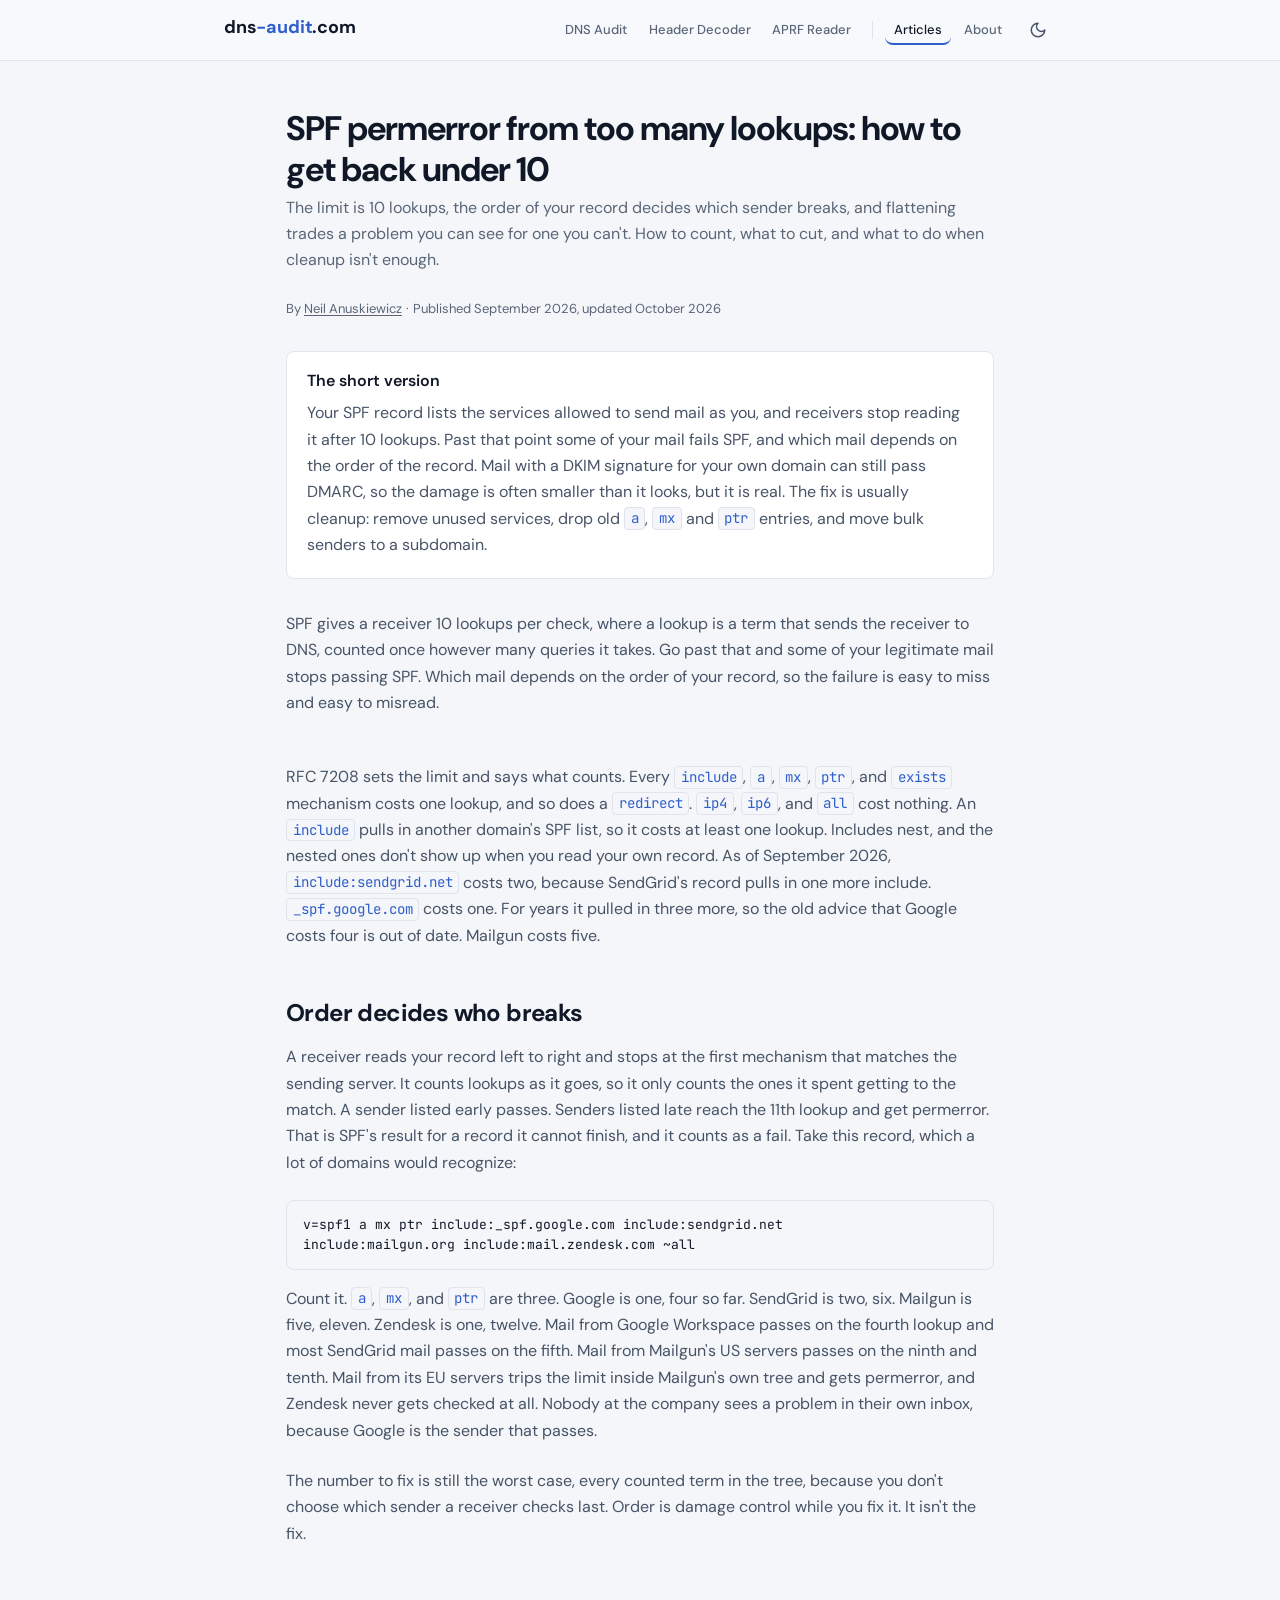
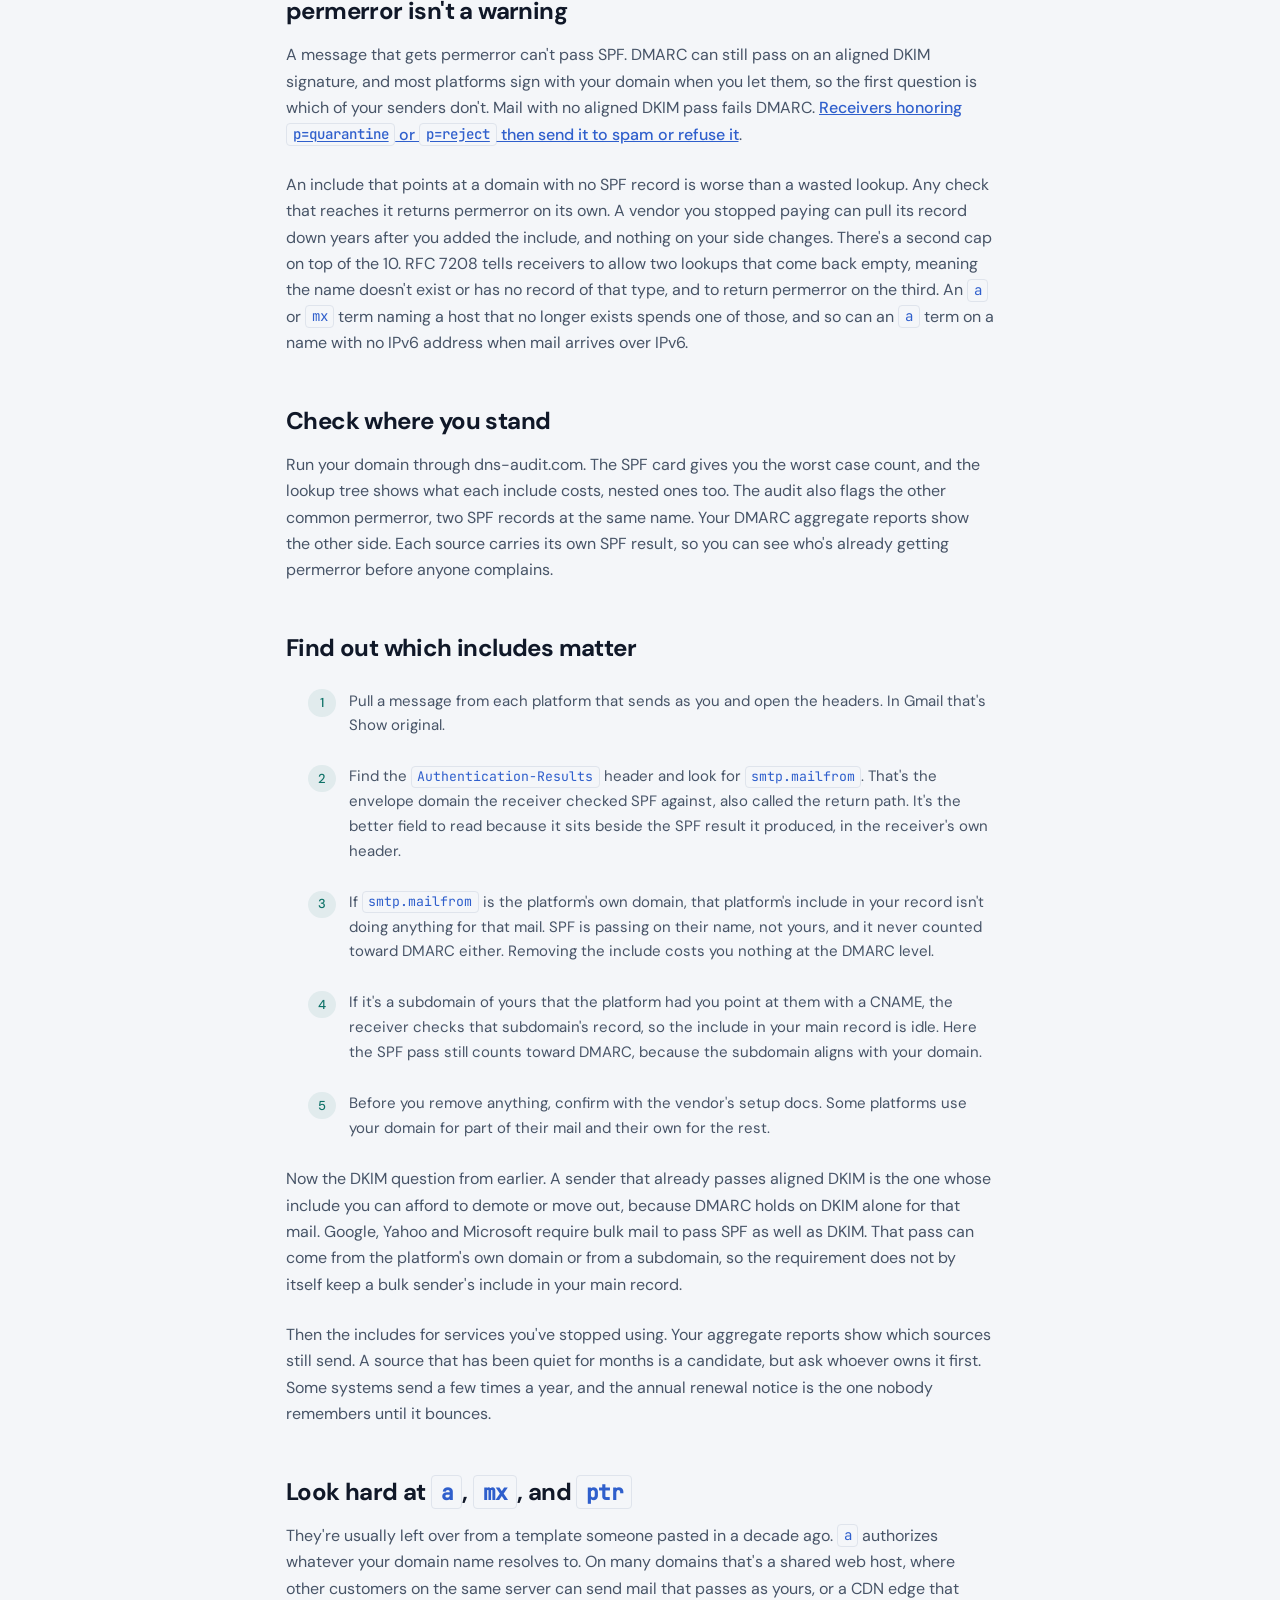
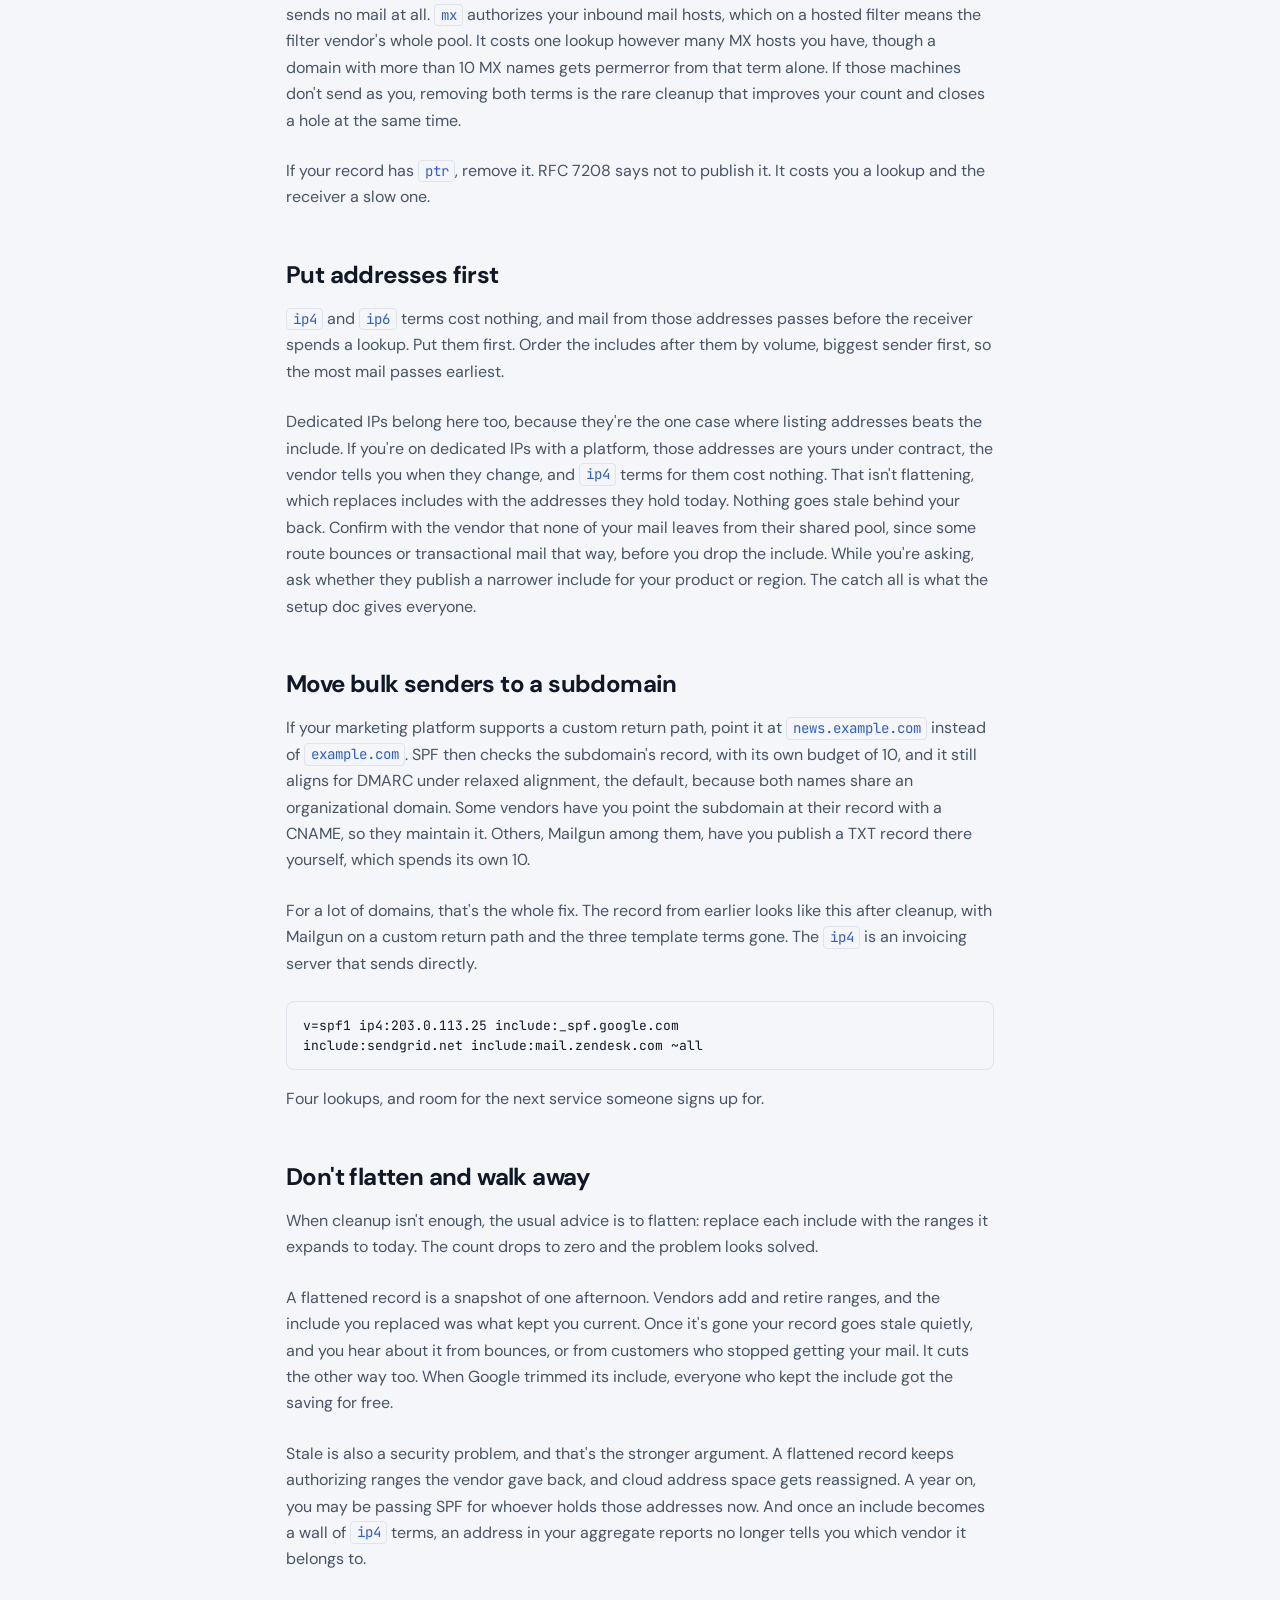
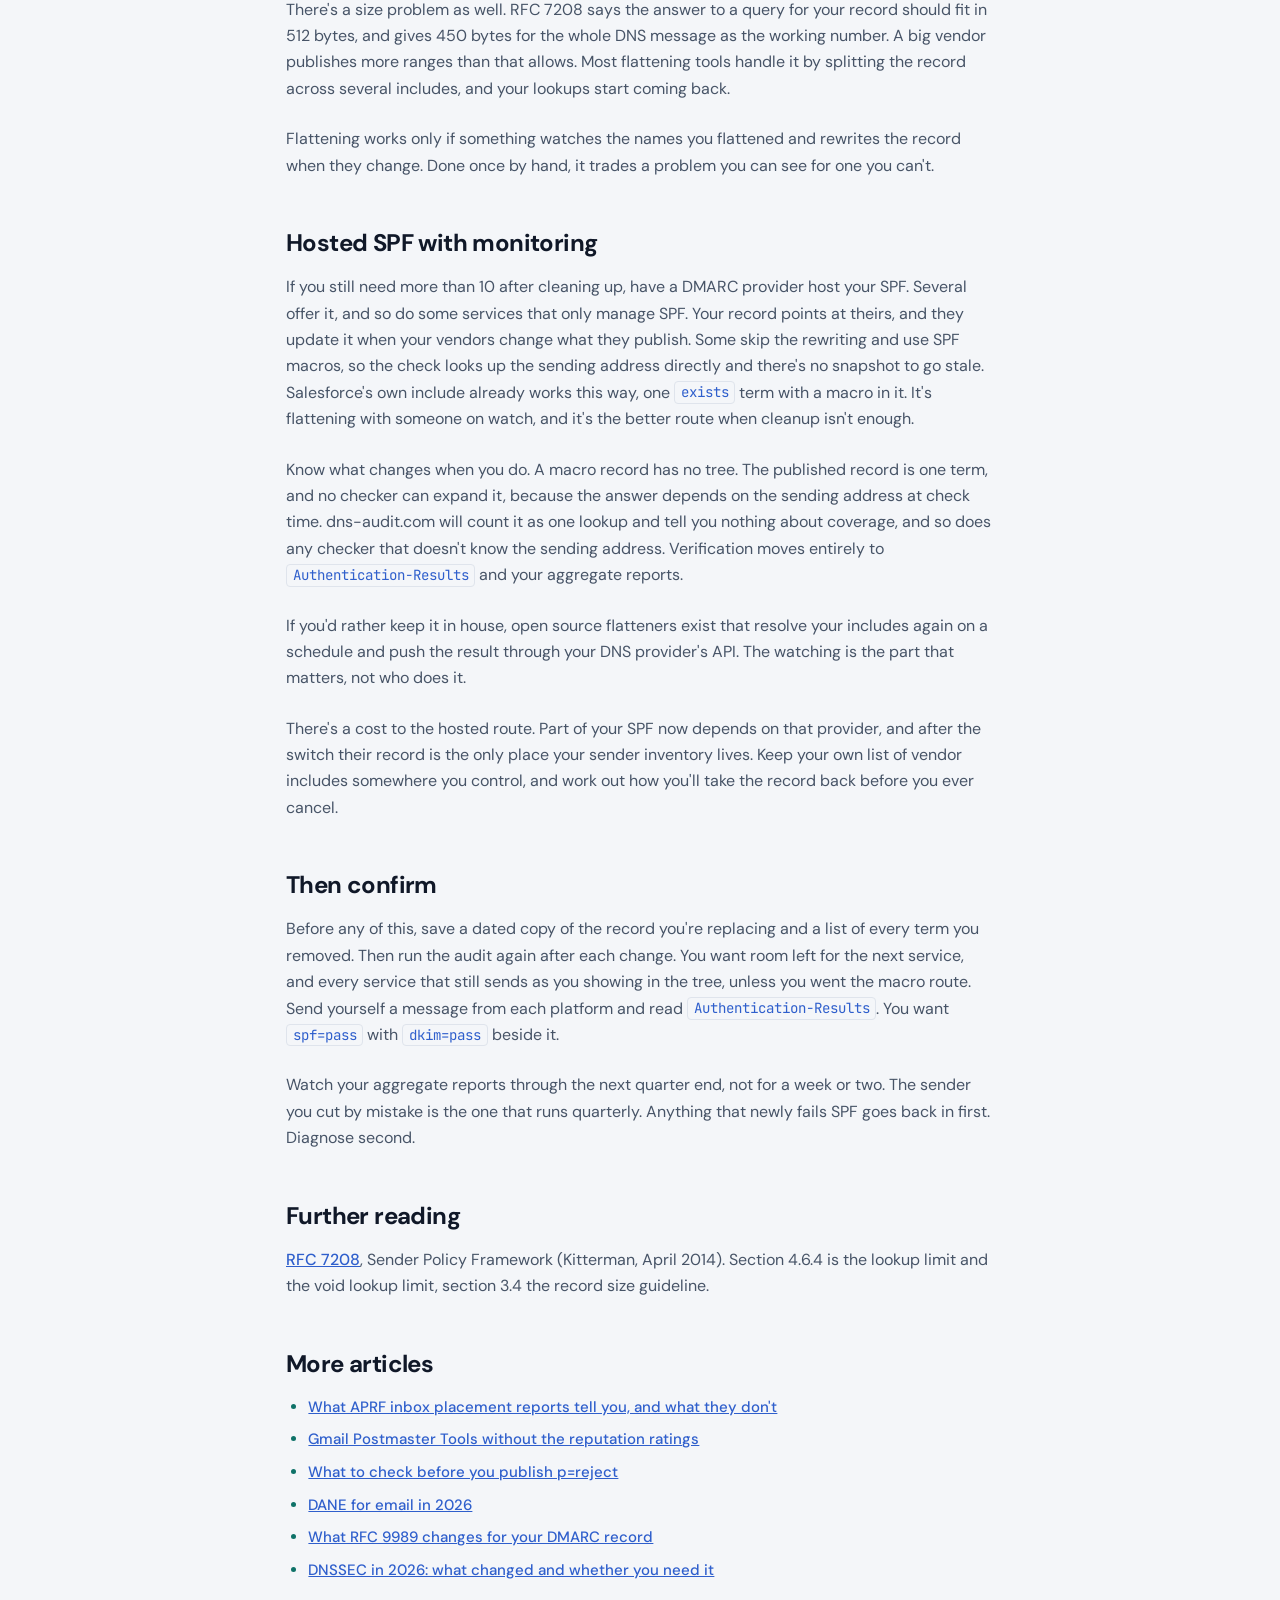
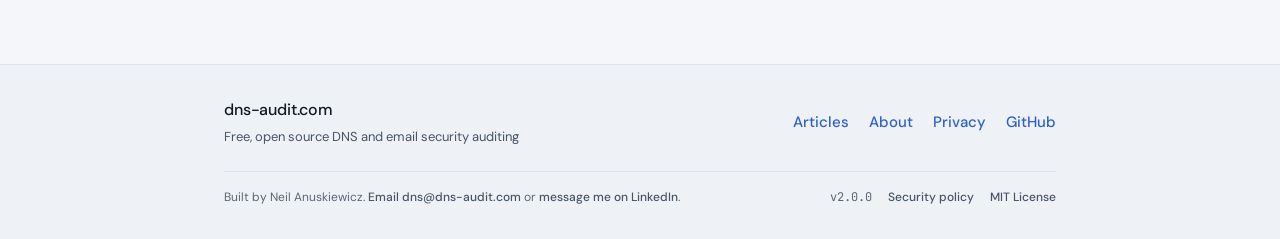
<file: static/articles/spf-lookups.html>
<!DOCTYPE html>
<html lang="en">
<head>
    <meta charset="UTF-8">
    <meta name="viewport" content="width=device-width, initial-scale=1.0">
    <title>SPF permerror: how to get back under 10 lookups | dns-audit.com</title>
    <meta name="description" content="The limit is 10 lookups, the order of your record decides which sender breaks, and flattening trades a problem you can see for one you can't. How to count, what to cut, and what to do when cleanup isn't enough.">
    <meta name="keywords" content="SPF, SPF permerror, SPF lookup limit, RFC 7208, void lookups, SPF flattening, hosted SPF, SPF macros, DMARC, DKIM, email authentication">
    <meta name="author" content="Neil Anuskiewicz">
    <meta property="og:type" content="article">
    <meta property="article:published_time" content="2026-09-29">
    <meta property="article:modified_time" content="2026-10-01">
    <meta property="article:author" content="https://dns-audit.com/about#neil">
    <meta property="og:site_name" content="dns-audit.com">
    <meta property="og:url" content="https://dns-audit.com/articles/spf-lookups">
    <meta property="og:title" content="SPF permerror from too many lookups: how to get back under 10">
    <meta property="og:description" content="The limit is 10 lookups, the order of your record decides which sender breaks, and flattening trades a problem you can see for one you can't. How to count, what to cut, and what to do when cleanup isn't enough.">
    <meta property="og:image" content="https://dns-audit.com/static/og-card.png?v=1">
    <meta property="og:image:width" content="1200">
    <meta property="og:image:height" content="630">
    <meta property="og:image:alt" content="dns-audit.com: free DNS and email security audit">
    <meta name="twitter:card" content="summary_large_image">
    <meta name="twitter:image" content="https://dns-audit.com/static/og-card.png?v=1">
    <meta name="twitter:title" content="SPF permerror from too many lookups: how to get back under 10">
    <meta name="twitter:description" content="The limit is 10 lookups, the order of your record decides which sender breaks, and flattening trades a problem you can see for one you can't. How to count, what to cut, and what to do when cleanup isn't enough.">
    <link rel="canonical" href="https://dns-audit.com/articles/spf-lookups">
    <link rel="icon" type="image/svg+xml" href="/static/favicon.svg">
    <link rel="apple-touch-icon" sizes="180x180" href="/static/apple-touch-icon.png">
    <link rel="icon" type="image/png" sizes="32x32" href="/static/favicon-32.png">
    <link rel="preload" href="/static/fonts/dm-sans-normal-latin.woff2" as="font" type="font/woff2" crossorigin>
    <link rel="preload" href="/static/fonts/jetbrains-mono-latin.woff2" as="font" type="font/woff2" crossorigin>
    <link rel="stylesheet" href="/static/style.css?v=d9783b4c5c">
    <script src="/static/theme.js?v=d9783b4c5c"></script>
    <script type="application/ld+json">
    {
        "@context": "https://schema.org",
        "@type": "TechArticle",
        "headline": "SPF permerror from too many lookups: how to get back under 10",
        "description": "The limit is 10 lookups, the order of your record decides which sender breaks, and flattening trades a problem you can see for one you can't. How to count, what to cut, and what to do when cleanup isn't enough.",
        "url": "https://dns-audit.com/articles/spf-lookups",
        "author": {"@type": "Person", "@id": "https://dns-audit.com/about#neil", "name": "Neil Anuskiewicz", "url": "https://dns-audit.com/about"},
        "publisher": {"@type": "Person", "@id": "https://dns-audit.com/about#neil", "name": "Neil Anuskiewicz", "url": "https://dns-audit.com/about"},
        "mainEntityOfPage": "https://dns-audit.com/articles/spf-lookups",
        "image": "https://dns-audit.com/static/og-card.png?v=1",
        "isPartOf": { "@id": "https://dns-audit.com/#website" },
        "datePublished": "2026-09-29",
        "dateModified": "2026-10-01"
    }
    </script>
    <script type="application/ld+json">
    {
        "@context": "https://schema.org",
        "@type": "BreadcrumbList",
        "itemListElement": [
            {
                "@type": "ListItem",
                "position": 1,
                "name": "Home",
                "item": "https://dns-audit.com/"
            },
            {
                "@type": "ListItem",
                "position": 2,
                "name": "Articles",
                "item": "https://dns-audit.com/articles/"
            },
            {
                "@type": "ListItem",
                "position": 3,
                "name": "SPF permerror from too many lookups: how to get back under 10",
                "item": "https://dns-audit.com/articles/spf-lookups"
            }
        ]
    }
    </script>
</head>
<body>
    <a href="#main-content" class="skip-to-content">Skip to content</a>
    <header class="site-header">
        <div class="container header-inner">
            <a href="/" class="logo"><span class="logo-text">dns<span class="logo-accent">-audit</span>.com</span></a>
            <div class="header-right">
                <nav class="site-nav" aria-label="Main navigation">
                    <a href="https://dns-audit.com/" class="nav-link" aria-label="DNS Audit"><span class="nav-long">DNS Audit</span><span class="nav-short">Audit</span></a>
                    <a href="https://headers.dns-audit.com/" class="nav-link" rel="noopener" aria-label="Header Decoder"><span class="nav-long">Header Decoder</span><span class="nav-short">Headers</span></a>
                    <a href="https://aprf.dns-audit.com/" class="nav-link" rel="noopener" aria-label="APRF Reader"><span class="nav-long">APRF Reader</span><span class="nav-short">APRF</span></a>
                    <span class="nav-sep" aria-hidden="true"></span>
                    <a href="https://dns-audit.com/articles/" class="nav-link nav-link-active" aria-current="page">Articles</a>
                    <a href="https://dns-audit.com/about" class="nav-link">About</a>
                    <button type="button" class="theme-toggle" id="theme-toggle" aria-label="Switch theme" title="Switch theme">
                        <svg class="theme-icon-sun" viewBox="0 0 24 24" fill="none" stroke="currentColor" stroke-width="2" stroke-linecap="round" stroke-linejoin="round" aria-hidden="true"><circle cx="12" cy="12" r="4"/><path d="M12 2v2M12 20v2M4.93 4.93l1.41 1.41M17.66 17.66l1.41 1.41M2 12h2M20 12h2M6.34 17.66l-1.41 1.41M19.07 4.93l-1.41 1.41"/></svg>
                        <svg class="theme-icon-moon" viewBox="0 0 24 24" fill="none" stroke="currentColor" stroke-width="2" stroke-linecap="round" stroke-linejoin="round" aria-hidden="true"><path d="M12 3a6 6 0 0 0 9 9 9 9 0 1 1-9-9Z"/></svg>
                    </button>
                </nav>
            </div>
        </div>
    </header>
    <main class="dbis-page" id="main-content">
        <article class="dbis-article">
            <h1 class="dbis-article-title">SPF permerror from too many lookups: how to get back under 10</h1>
            <p class="dbis-article-sub">The limit is 10 lookups, the order of your record decides which sender breaks, and flattening trades a problem you can see for one you can't. How to count, what to cut, and what to do when cleanup isn't enough.</p>
            <p class="article-card-meta">By <a href="/about#neil" rel="author">Neil Anuskiewicz</a><span class="article-card-meta-dot">&middot;</span>Published <time datetime="2026-09-29">September 2026</time>, updated <time datetime="2026-10-01">October 2026</time></p>
            <aside class="short-version" aria-labelledby="short-version-title">
                <h2 id="short-version-title">The short version</h2>
                <p>Your SPF record lists the services allowed to send mail as you, and receivers stop reading it after 10 lookups. Past that point some of your mail fails SPF, and which mail depends on the order of the record. Mail with a DKIM signature for your own domain can still pass DMARC, so the damage is often smaller than it looks, but it is real. The fix is usually cleanup: remove unused services, drop old <code>a</code>, <code>mx</code> and <code>ptr</code> entries, and move bulk senders to a subdomain.</p>
            </aside>
            <p class="dbis-lede">SPF gives a receiver 10 lookups per check, where a lookup is a term that sends the receiver to DNS, counted once however many queries it takes. Go past that and some of your legitimate mail stops passing SPF. Which mail depends on the order of your record, so the failure is easy to miss and easy to misread.</p>
            <div class="dbis-section">
                <p>RFC 7208 sets the limit and says what counts. Every <code>include</code>, <code>a</code>, <code>mx</code>, <code>ptr</code>, and <code>exists</code> mechanism costs one lookup, and so does a <code>redirect</code>. <code>ip4</code>, <code>ip6</code>, and <code>all</code> cost nothing. An <code>include</code> pulls in another domain's SPF list, so it costs at least one lookup. Includes nest, and the nested ones don't show up when you read your own record. As of September 2026, <code>include:sendgrid.net</code> costs two, because SendGrid's record pulls in one more include. <code>_spf.google.com</code> costs one. For years it pulled in three more, so the old advice that Google costs four is out of date. Mailgun costs five.</p>
            </div>
            <section class="dbis-section">
                <h2>Order decides who breaks</h2>
                <p>A receiver reads your record left to right and stops at the first mechanism that matches the sending server. It counts lookups as it goes, so it only counts the ones it spent getting to the match. A sender listed early passes. Senders listed late reach the 11th lookup and get permerror. That is SPF's result for a record it cannot finish, and it counts as a fail. Take this record, which a lot of domains would recognize:</p>
                <pre tabindex="0"><code>v=spf1 a mx ptr include:_spf.google.com include:sendgrid.net
include:mailgun.org include:mail.zendesk.com ~all</code></pre>
                <p>Count it. <code>a</code>, <code>mx</code>, and <code>ptr</code> are three. Google is one, four so far. SendGrid is two, six. Mailgun is five, eleven. Zendesk is one, twelve. Mail from Google Workspace passes on the fourth lookup and most SendGrid mail passes on the fifth. Mail from Mailgun's US servers passes on the ninth and tenth. Mail from its EU servers trips the limit inside Mailgun's own tree and gets permerror, and Zendesk never gets checked at all. Nobody at the company sees a problem in their own inbox, because Google is the sender that passes.</p>
                <p>The number to fix is still the worst case, every counted term in the tree, because you don't choose which sender a receiver checks last. Order is damage control while you fix it. It isn't the fix.</p>
            </section>
            <section class="dbis-section">
                <h2>permerror isn't a warning</h2>
                <p>A message that gets permerror can't pass SPF. DMARC can still pass on an aligned DKIM signature, and most platforms sign with your domain when you let them, so the first question is which of your senders don't. Mail with no aligned DKIM pass fails DMARC. <a href="/articles/p-reject">Receivers honoring <code>p=quarantine</code> or <code>p=reject</code> then send it to spam or refuse it</a>.</p>
                <p>An include that points at a domain with no SPF record is worse than a wasted lookup. Any check that reaches it returns permerror on its own. A vendor you stopped paying can pull its record down years after you added the include, and nothing on your side changes. There's a second cap on top of the 10. RFC 7208 tells receivers to allow two lookups that come back empty, meaning the name doesn't exist or has no record of that type, and to return permerror on the third. An <code>a</code> or <code>mx</code> term naming a host that no longer exists spends one of those, and so can an <code>a</code> term on a name with no IPv6 address when mail arrives over IPv6.</p>
            </section>
            <section class="dbis-section">
                <h2>Check where you stand</h2>
                <p>Run your domain through dns-audit.com. The SPF card gives you the worst case count, and the lookup tree shows what each include costs, nested ones too. The audit also flags the other common permerror, two SPF records at the same name. Your DMARC aggregate reports show the other side. Each source carries its own SPF result, so you can see who's already getting permerror before anyone complains.</p>
            </section>
            <section class="dbis-section">
                <h2>Find out which includes matter</h2>
                <ol class="dbis-steps">
                    <li><div>Pull a message from each platform that sends as you and open the headers. In Gmail that's Show original.</div></li>
                    <li><div>Find the <code>Authentication-Results</code> header and look for <code>smtp.mailfrom</code>. That's the envelope domain the receiver checked SPF against, also called the return path. It's the better field to read because it sits beside the SPF result it produced, in the receiver's own header.</div></li>
                    <li><div>If <code>smtp.mailfrom</code> is the platform's own domain, that platform's include in your record isn't doing anything for that mail. SPF is passing on their name, not yours, and it never counted toward DMARC either. Removing the include costs you nothing at the DMARC level.</div></li>
                    <li><div>If it's a subdomain of yours that the platform had you point at them with a CNAME, the receiver checks that subdomain's record, so the include in your main record is idle. Here the SPF pass still counts toward DMARC, because the subdomain aligns with your domain.</div></li>
                    <li><div>Before you remove anything, confirm with the vendor's setup docs. Some platforms use your domain for part of their mail and their own for the rest.</div></li>
                </ol>
                <p>Now the DKIM question from earlier. A sender that already passes aligned DKIM is the one whose include you can afford to demote or move out, because DMARC holds on DKIM alone for that mail. Google, Yahoo and Microsoft require bulk mail to pass SPF as well as DKIM. That pass can come from the platform's own domain or from a subdomain, so the requirement does not by itself keep a bulk sender's include in your main record.</p>
                <p>Then the includes for services you've stopped using. Your aggregate reports show which sources still send. A source that has been quiet for months is a candidate, but ask whoever owns it first. Some systems send a few times a year, and the annual renewal notice is the one nobody remembers until it bounces.</p>
            </section>
            <section class="dbis-section">
                <h2>Look hard at <code>a</code>, <code>mx</code>, and <code>ptr</code></h2>
                <p>They're usually left over from a template someone pasted in a decade ago. <code>a</code> authorizes whatever your domain name resolves to. On many domains that's a shared web host, where other customers on the same server can send mail that passes as yours, or a CDN edge that sends no mail at all. <code>mx</code> authorizes your inbound mail hosts, which on a hosted filter means the filter vendor's whole pool. It costs one lookup however many MX hosts you have, though a domain with more than 10 MX names gets permerror from that term alone. If those machines don't send as you, removing both terms is the rare cleanup that improves your count and closes a hole at the same time.</p>
                <p>If your record has <code>ptr</code>, remove it. RFC 7208 says not to publish it. It costs you a lookup and the receiver a slow one.</p>
            </section>
            <section class="dbis-section">
                <h2>Put addresses first</h2>
                <p><code>ip4</code> and <code>ip6</code> terms cost nothing, and mail from those addresses passes before the receiver spends a lookup. Put them first. Order the includes after them by volume, biggest sender first, so the most mail passes earliest.</p>
                <p>Dedicated IPs belong here too, because they're the one case where listing addresses beats the include. If you're on dedicated IPs with a platform, those addresses are yours under contract, the vendor tells you when they change, and <code>ip4</code> terms for them cost nothing. That isn't flattening, which replaces includes with the addresses they hold today. Nothing goes stale behind your back. Confirm with the vendor that none of your mail leaves from their shared pool, since some route bounces or transactional mail that way, before you drop the include. While you're asking, ask whether they publish a narrower include for your product or region. The catch all is what the setup doc gives everyone.</p>
            </section>
            <section class="dbis-section">
                <h2>Move bulk senders to a subdomain</h2>
                <p>If your marketing platform supports a custom return path, point it at <code>news.example.com</code> instead of <code>example.com</code>. SPF then checks the subdomain's record, with its own budget of 10, and it still aligns for DMARC under relaxed alignment, the default, because both names share an organizational domain. Some vendors have you point the subdomain at their record with a CNAME, so they maintain it. Others, Mailgun among them, have you publish a TXT record there yourself, which spends its own 10.</p>
                <p>For a lot of domains, that's the whole fix. The record from earlier looks like this after cleanup, with Mailgun on a custom return path and the three template terms gone. The <code>ip4</code> is an invoicing server that sends directly.</p>
                <pre tabindex="0"><code>v=spf1 ip4:203.0.113.25 include:_spf.google.com
include:sendgrid.net include:mail.zendesk.com ~all</code></pre>
                <p>Four lookups, and room for the next service someone signs up for.</p>
            </section>
            <section class="dbis-section">
                <h2>Don't flatten and walk away</h2>
                <p>When cleanup isn't enough, the usual advice is to flatten: replace each include with the ranges it expands to today. The count drops to zero and the problem looks solved.</p>
                <p>A flattened record is a snapshot of one afternoon. Vendors add and retire ranges, and the include you replaced was what kept you current. Once it's gone your record goes stale quietly, and you hear about it from bounces, or from customers who stopped getting your mail. It cuts the other way too. When Google trimmed its include, everyone who kept the include got the saving for free.</p>
                <p>Stale is also a security problem, and that's the stronger argument. A flattened record keeps authorizing ranges the vendor gave back, and cloud address space gets reassigned. A year on, you may be passing SPF for whoever holds those addresses now. And once an include becomes a wall of <code>ip4</code> terms, an address in your aggregate reports no longer tells you which vendor it belongs to.</p>
                <p>There's a size problem as well. RFC 7208 says the answer to a query for your record should fit in 512 bytes, and gives 450 bytes for the whole DNS message as the working number. A big vendor publishes more ranges than that allows. Most flattening tools handle it by splitting the record across several includes, and your lookups start coming back.</p>
                <p>Flattening works only if something watches the names you flattened and rewrites the record when they change. Done once by hand, it trades a problem you can see for one you can't.</p>
            </section>
            <section class="dbis-section">
                <h2>Hosted SPF with monitoring</h2>
                <p>If you still need more than 10 after cleaning up, have a DMARC provider host your SPF. Several offer it, and so do some services that only manage SPF. Your record points at theirs, and they update it when your vendors change what they publish. Some skip the rewriting and use SPF macros, so the check looks up the sending address directly and there's no snapshot to go stale. Salesforce's own include already works this way, one <code>exists</code> term with a macro in it. It's flattening with someone on watch, and it's the better route when cleanup isn't enough.</p>
                <p>Know what changes when you do. A macro record has no tree. The published record is one term, and no checker can expand it, because the answer depends on the sending address at check time. dns-audit.com will count it as one lookup and tell you nothing about coverage, and so does any checker that doesn't know the sending address. Verification moves entirely to <code>Authentication-Results</code> and your aggregate reports.</p>
                <p>If you'd rather keep it in house, open source flatteners exist that resolve your includes again on a schedule and push the result through your DNS provider's API. The watching is the part that matters, not who does it.</p>
                <p>There's a cost to the hosted route. Part of your SPF now depends on that provider, and after the switch their record is the only place your sender inventory lives. Keep your own list of vendor includes somewhere you control, and work out how you'll take the record back before you ever cancel.</p>
            </section>
            <section class="dbis-section">
                <h2>Then confirm</h2>
                <p>Before any of this, save a dated copy of the record you're replacing and a list of every term you removed. Then run the audit again after each change. You want room left for the next service, and every service that still sends as you showing in the tree, unless you went the macro route. Send yourself a message from each platform and read <code>Authentication-Results</code>. You want <code>spf=pass</code> with <code>dkim=pass</code> beside it.</p>
                <p>Watch your aggregate reports through the next quarter end, not for a week or two. The sender you cut by mistake is the one that runs quarterly. Anything that newly fails SPF goes back in first. Diagnose second.</p>
            </section>
            <section class="dbis-section">
                <h2>Further reading</h2>
                <p><a href="https://www.rfc-editor.org/rfc/rfc7208" target="_blank" rel="noopener">RFC 7208</a>, Sender Policy Framework (Kitterman, April 2014). Section 4.6.4 is the lookup limit and the void lookup limit, section 3.4 the record size guideline.</p>
            </section>
            <nav class="dbis-section more-articles" aria-labelledby="more-articles">
                <h2 id="more-articles">More articles</h2>
                <ul>
                    <li><a href="/articles/aprf">What APRF inbox placement reports tell you, and what they don't</a></li>
                    <li><a href="/articles/postmaster-tools">Gmail Postmaster Tools without the reputation ratings</a></li>
                    <li><a href="/articles/p-reject">What to check before you publish p=reject</a></li>
                    <li><a href="/articles/dane">DANE for email in 2026</a></li>
                    <li><a href="/articles/dmarcbis">What RFC 9989 changes for your DMARC record</a></li>
                    <li><a href="/articles/dnssec">DNSSEC in 2026: what changed and whether you need it</a></li>
                </ul>
            </nav>
        </article>
    </main>
    <footer class="site-footer">
        <div class="container">
            <div class="footer-row footer-main">
                <div class="footer-brand">
                    <div class="footer-brand-name">dns-audit.com</div>
                    <div class="footer-brand-desc">Free, open source DNS and email security auditing</div>
                </div>
                <nav class="footer-nav" aria-label="Footer">
                    <a href="https://dns-audit.com/articles/" class="footer-link">Articles</a>
                    <a href="https://dns-audit.com/about" class="footer-link">About</a>
                    <a href="https://dns-audit.com/privacy" class="footer-link">Privacy</a>
                    <a href="https://github.com/marmot7775/dns-audit" target="_blank" rel="noopener" class="footer-link">GitHub</a>
                </nav>
            </div>
            <div class="footer-row footer-meta">
                <p class="footer-attribution">Built by Neil Anuskiewicz. <a href="mailto:dns@dns-audit.com" class="footer-link">Email dns@dns-audit.com</a> or <a href="https://www.linkedin.com/in/neilanuskiewicz/" target="_blank" rel="noopener" class="footer-link">message me on LinkedIn</a>.</p>
                <div class="footer-trust">
                    <span class="footer-version">v2.0.0</span>
                    <a href="https://github.com/marmot7775/dns-audit/security/policy" target="_blank" rel="noopener" class="footer-link">Security policy</a>
                    <a href="https://github.com/marmot7775/dns-audit/blob/main/LICENSE" target="_blank" rel="noopener" class="footer-link">MIT License</a>
                </div>
            </div>
        </div>
    </footer>
</body>
</html>
</file>
<file: static/style.css>
/* ==========================================================================
   DNS Security Auditor - Stylesheet
   Aesthetic: Premium security tool. Dark, authoritative, trustworthy.
   ========================================================================== */

/* -- Self-hosted fonts -- */
/* DM Sans: normal 400 */
@font-face {
    font-family: 'DM Sans';
    font-style: normal;
    font-weight: 400;
    font-display: swap;
    src: url('/static/fonts/dm-sans-normal-latin-ext.woff2') format('woff2');
    unicode-range: U+0100-02BA, U+02BD-02C5, U+02C7-02CC, U+02CE-02D7, U+02DD-02FF, U+0304, U+0308, U+0329, U+1D00-1DBF, U+1E00-1E9F, U+1EF2-1EFF, U+2020, U+20A0-20AB, U+20AD-20C0, U+2113, U+2C60-2C7F, U+A720-A7FF;
}

@font-face {
    font-family: 'DM Sans';
    font-style: normal;
    font-weight: 400;
    font-display: swap;
    src: url('/static/fonts/dm-sans-normal-latin.woff2') format('woff2');
    unicode-range: U+0000-00FF, U+0131, U+0152-0153, U+02BB-02BC, U+02C6, U+02DA, U+02DC, U+0304, U+0308, U+0329, U+2000-206F, U+20AC, U+2122, U+2191, U+2193, U+2212, U+2215, U+FEFF, U+FFFD;
}

/* DM Sans: normal 500 */
@font-face {
    font-family: 'DM Sans';
    font-style: normal;
    font-weight: 500;
    font-display: swap;
    src: url('/static/fonts/dm-sans-normal-latin-ext.woff2') format('woff2');
    unicode-range: U+0100-02BA, U+02BD-02C5, U+02C7-02CC, U+02CE-02D7, U+02DD-02FF, U+0304, U+0308, U+0329, U+1D00-1DBF, U+1E00-1E9F, U+1EF2-1EFF, U+2020, U+20A0-20AB, U+20AD-20C0, U+2113, U+2C60-2C7F, U+A720-A7FF;
}

@font-face {
    font-family: 'DM Sans';
    font-style: normal;
    font-weight: 500;
    font-display: swap;
    src: url('/static/fonts/dm-sans-normal-latin.woff2') format('woff2');
    unicode-range: U+0000-00FF, U+0131, U+0152-0153, U+02BB-02BC, U+02C6, U+02DA, U+02DC, U+0304, U+0308, U+0329, U+2000-206F, U+20AC, U+2122, U+2191, U+2193, U+2212, U+2215, U+FEFF, U+FFFD;
}

/* DM Sans: normal 600 */
@font-face {
    font-family: 'DM Sans';
    font-style: normal;
    font-weight: 600;
    font-display: swap;
    src: url('/static/fonts/dm-sans-normal-latin-ext.woff2') format('woff2');
    unicode-range: U+0100-02BA, U+02BD-02C5, U+02C7-02CC, U+02CE-02D7, U+02DD-02FF, U+0304, U+0308, U+0329, U+1D00-1DBF, U+1E00-1E9F, U+1EF2-1EFF, U+2020, U+20A0-20AB, U+20AD-20C0, U+2113, U+2C60-2C7F, U+A720-A7FF;
}

@font-face {
    font-family: 'DM Sans';
    font-style: normal;
    font-weight: 600;
    font-display: swap;
    src: url('/static/fonts/dm-sans-normal-latin.woff2') format('woff2');
    unicode-range: U+0000-00FF, U+0131, U+0152-0153, U+02BB-02BC, U+02C6, U+02DA, U+02DC, U+0304, U+0308, U+0329, U+2000-206F, U+20AC, U+2122, U+2191, U+2193, U+2212, U+2215, U+FEFF, U+FFFD;
}

/* DM Sans: normal 700 */
@font-face {
    font-family: 'DM Sans';
    font-style: normal;
    font-weight: 700;
    font-display: swap;
    src: url('/static/fonts/dm-sans-normal-latin-ext.woff2') format('woff2');
    unicode-range: U+0100-02BA, U+02BD-02C5, U+02C7-02CC, U+02CE-02D7, U+02DD-02FF, U+0304, U+0308, U+0329, U+1D00-1DBF, U+1E00-1E9F, U+1EF2-1EFF, U+2020, U+20A0-20AB, U+20AD-20C0, U+2113, U+2C60-2C7F, U+A720-A7FF;
}

@font-face {
    font-family: 'DM Sans';
    font-style: normal;
    font-weight: 700;
    font-display: swap;
    src: url('/static/fonts/dm-sans-normal-latin.woff2') format('woff2');
    unicode-range: U+0000-00FF, U+0131, U+0152-0153, U+02BB-02BC, U+02C6, U+02DA, U+02DC, U+0304, U+0308, U+0329, U+2000-206F, U+20AC, U+2122, U+2191, U+2193, U+2212, U+2215, U+FEFF, U+FFFD;
}

/* DM Sans: italic 400. The italic woff2 has an opsz axis but no wght axis,
   so unlike the normal faces above it is declared at 400 only. Italic text at
   a heavier weight still matches this face and the browser synthesizes the
   weight, which beats synthesizing the slant from the upright face. */
@font-face {
    font-family: 'DM Sans';
    font-style: italic;
    font-weight: 400;
    font-display: swap;
    src: url('/static/fonts/dm-sans-italic-400-latin-ext.woff2') format('woff2');
    unicode-range: U+0100-02BA, U+02BD-02C5, U+02C7-02CC, U+02CE-02D7, U+02DD-02FF, U+0304, U+0308, U+0329, U+1D00-1DBF, U+1E00-1E9F, U+1EF2-1EFF, U+2020, U+20A0-20AB, U+20AD-20C0, U+2113, U+2C60-2C7F, U+A720-A7FF;
}

@font-face {
    font-family: 'DM Sans';
    font-style: italic;
    font-weight: 400;
    font-display: swap;
    src: url('/static/fonts/dm-sans-italic-400-latin.woff2') format('woff2');
    unicode-range: U+0000-00FF, U+0131, U+0152-0153, U+02BB-02BC, U+02C6, U+02DA, U+02DC, U+0304, U+0308, U+0329, U+2000-206F, U+20AC, U+2122, U+2191, U+2193, U+2212, U+2215, U+FEFF, U+FFFD;
}

/* JetBrains Mono: normal 400 */
@font-face {
    font-family: 'JetBrains Mono';
    font-style: normal;
    font-weight: 400;
    font-display: swap;
    src: url('/static/fonts/jetbrains-mono-latin-ext.woff2') format('woff2');
    unicode-range: U+0100-02BA, U+02BD-02C5, U+02C7-02CC, U+02CE-02D7, U+02DD-02FF, U+0304, U+0308, U+0329, U+1D00-1DBF, U+1E00-1E9F, U+1EF2-1EFF, U+2020, U+20A0-20AB, U+20AD-20C0, U+2113, U+2C60-2C7F, U+A720-A7FF;
}

@font-face {
    font-family: 'JetBrains Mono';
    font-style: normal;
    font-weight: 400;
    font-display: swap;
    src: url('/static/fonts/jetbrains-mono-latin.woff2') format('woff2');
    unicode-range: U+0000-00FF, U+0131, U+0152-0153, U+02BB-02BC, U+02C6, U+02DA, U+02DC, U+0304, U+0308, U+0329, U+2000-206F, U+20AC, U+2122, U+2191, U+2193, U+2212, U+2215, U+FEFF, U+FFFD;
}

/* JetBrains Mono: normal 500 */
@font-face {
    font-family: 'JetBrains Mono';
    font-style: normal;
    font-weight: 500;
    font-display: swap;
    src: url('/static/fonts/jetbrains-mono-latin-ext.woff2') format('woff2');
    unicode-range: U+0100-02BA, U+02BD-02C5, U+02C7-02CC, U+02CE-02D7, U+02DD-02FF, U+0304, U+0308, U+0329, U+1D00-1DBF, U+1E00-1E9F, U+1EF2-1EFF, U+2020, U+20A0-20AB, U+20AD-20C0, U+2113, U+2C60-2C7F, U+A720-A7FF;
}

@font-face {
    font-family: 'JetBrains Mono';
    font-style: normal;
    font-weight: 500;
    font-display: swap;
    src: url('/static/fonts/jetbrains-mono-latin.woff2') format('woff2');
    unicode-range: U+0000-00FF, U+0131, U+0152-0153, U+02BB-02BC, U+02C6, U+02DA, U+02DC, U+0304, U+0308, U+0329, U+2000-206F, U+20AC, U+2122, U+2191, U+2193, U+2212, U+2215, U+FEFF, U+FFFD;
}

/* -- Design Tokens -- */
:root {
    color-scheme: dark;
    /* Foundation. A deeper navy ground than the old slate-900 so the
       surface, raised and hover steps read as depth rather than one flat
       value. Doc 35. */
    --bg: #0b1220;
    --bg-raised: #111a2e;
    --surface: #141d31;
    --surface-hover: #1a2540;
    /* Record and code blocks stay dark in both themes. */
    --code-bg: #0b1220;

    /* Borders */
    --border: #263149;
    --border-strong: #3a4763;
    --border-light: #1a2438;
    --border-focus: #5b8def;

    /* Text. Every step is 4.5:1 or better on --bg, --bg-raised and
       --surface; tests/test_palette_contrast.py holds that. */
    --text-primary: #eef2f8;
    --text-secondary: #a3b0c4;
    --text-tertiary: #98a5b9;
    --text-muted: #8e9bb0;
    --text-inverse: #ffffff;

    /* Brand accent. One cobalt, slightly desaturated from the stock
       blue-500, used for links and interactive states. */
    --primary: #5b8def;
    /* Backgrounds that carry white text need a darker step than the link
       colour: white on #5b8def is 3.4:1, on #2f5fcc it is 5.5:1. */
    --primary-solid: #2f5fcc;
    --primary-solid-hover: #274fa8;
    --primary-hover: #7ea6f5;
    --primary-light: #7ea6f5;
    --primary-subtle: rgba(91, 141, 239, 0.14);
    --primary-border: rgba(91, 141, 239, 0.28);

    /* Status. Pulled off the neon green-500 / amber-500 / red-500 toward
       tones that still read instantly but sit inside one palette. */
    --pass: #34c07a;
    /* Solid fill that carries white text: white on #34c07a is 2.2:1. */
    --pass-solid: #197a4a;
    --pass-bg: rgba(52, 192, 122, 0.10);
    --pass-border: rgba(52, 192, 122, 0.28);
    --warn: #e0a43c;
    --warn-contrast: #1a1a1a;
    /* Record syntax highlighting has four steps: safe, caution, warn,
       danger. Caution needs its own colour, not --warn: it marks ~all and
       p=quarantine, and --warn marks ?all and p=none. Painting an
       enforcing policy the same as no policy is the one distinction this
       tool exists to draw. */
    --rec-caution: #d9b24a;
    --warn-bg: rgba(224, 164, 60, 0.10);
    --warn-border: rgba(224, 164, 60, 0.28);
    --fail: #e5484d;
    /* Text needs more than the fill colour: #e5484d on the card surface is
       under the 4.5:1 AA floor for normal text. Fills, borders and icons
       keep --fail. */
    --fail-text: #f0767a;
    /* Solid fill that carries white text: white on #e5484d is 4.1:1. */
    --fail-solid: #b8323a;
    --fail-bg: rgba(229, 72, 77, 0.10);
    --fail-border: rgba(229, 72, 77, 0.28);

    /* Fix/recommendation */
    --fix-bg: rgba(52, 192, 122, 0.08);
    --fix-border: #34c07a;

    /* DMARCbis teal, kept for the RFC 9989 badges only; --primary is the
       single interactive accent. */
    --dmarcbis: #38bfae;
    --dmarcbis-contrast: #0a2d28;
    /* Muted text sitting on a raised or tinted panel rather than the page
       ground, where --text-muted alone falls short of 4.5:1. */
    --text-muted-raised: #b3bfd0;
    --ttl-long-text: #b39cf7;
    --ttl-long-bg: rgba(139, 92, 246, 0.04);
    --ttl-long-border: rgba(139, 92, 246, 0.27);
    --dmarcbis-bg: rgba(56, 191, 174, 0.10);
    --dmarcbis-border: rgba(56, 191, 174, 0.28);

    /* Typography */
    --font-body: 'DM Sans', -apple-system, BlinkMacSystemFont, 'Segoe UI', system-ui, sans-serif;
    --font-mono: 'JetBrains Mono', 'SF Mono', 'Fira Code', 'Consolas', monospace;
    --font-xs: 0.75rem;
    --font-sm: 0.8125rem;
    --font-base: 0.9375rem;
    --font-md: 1rem;
    --font-lg: 1.125rem;
    --font-xl: 1.25rem;
    --font-2xl: 1.5rem;
    --font-3xl: 1.75rem;
    --font-4xl: 2.125rem;

    /* Layout */
    --max-width: 880px;
    --radius-sm: 4px;
    --radius: 8px;
    --radius-lg: 12px;

    /* Spacing */
    --space-xs: 4px;
    --space-sm: 8px;
    --space-md: 16px;
    --space-lg: 24px;
    --space-xl: 32px;
    --space-2xl: 48px;
    --space-3xl: 64px;

    /* Shadows — subtle on dark */
    --shadow-sm: 0 1px 2px rgba(0, 0, 0, 0.35);
    --shadow-md: 0 8px 24px rgba(0, 0, 0, 0.45);
    --shadow-lg: 0 16px 48px rgba(0, 0, 0, 0.55);

    /* Motion */
    --ease: cubic-bezier(0.25, 0.1, 0.25, 1);
    --ease-out: cubic-bezier(0.16, 1, 0.3, 1);
    --duration: 0.15s;
    --duration-slow: 0.25s;
}

/* Display tracking for headings; component rules with their own
   letter-spacing override this. */
h1,
h2,
h3 {
    letter-spacing: -0.02em;
}

/* -- Reset -- */
*,
*::before,
*::after {
    box-sizing: border-box;
    margin: 0;
    padding: 0;
}

/* -- Base -- */
html {
    /* Doc 87: the reader's own default size (browser or OS setting). Every
       --font-* token is rem, so text follows it; layout tokens stay px, so
       larger text wraps inside the same containers. */
    font-size: 100%;
    -webkit-font-smoothing: antialiased;
    -moz-osx-font-smoothing: grayscale;
    scroll-behavior: smooth;
    max-width: 100vw;
}

body {
    font-family: var(--font-body);
    /* DM Sans ships an opsz axis (9 to 40); this lets the browser pick the
       display cut at heading sizes instead of scaling the text cut. */
    font-optical-sizing: auto;
    background: var(--bg);
    color: var(--text-primary);
    line-height: 1.6;
    min-height: 100dvh;
    display: flex;
    flex-direction: column;
    padding-left: env(safe-area-inset-left);
    padding-right: env(safe-area-inset-right);
    max-width: 100vw;
}

/* Brand-colored selection */
::selection {
    background: rgba(59, 130, 246, 0.25);
    color: var(--text-primary);
}

/* Accessible focus rings */
:focus-visible {
    outline: 2px solid var(--primary);
    outline-offset: 2px;
    border-radius: var(--radius-sm);
}

/* Screen reader only (visually hidden but accessible) */
.sr-only {
    position: absolute;
    width: 1px;
    height: 1px;
    padding: 0;
    margin: -1px;
    overflow: hidden;
    clip: rect(0, 0, 0, 0);
    white-space: nowrap;
    border: 0;
}

.container {
    width: 100%;
    max-width: var(--max-width);
    margin: 0 auto;
    padding: 0 max(var(--space-lg), env(safe-area-inset-right)) 0 max(var(--space-lg), env(safe-area-inset-left));
}

main {
    max-width: 100%;
    padding: 0;
    /* body is a flex column at least a viewport tall: main takes the slack,
       so a short page keeps its footer at the bottom of the window. */
    flex: 1 0 auto;
}

/* ==========================================================================
   HEADER
   ========================================================================== */
.site-header {
    background: rgba(15, 23, 42, 0.85);
    backdrop-filter: blur(12px);
    -webkit-backdrop-filter: blur(12px);
    border-bottom: 1px solid var(--border);
    position: sticky;
    top: 0;
    z-index: 100;
    padding-left: env(safe-area-inset-left);
    padding-right: env(safe-area-inset-right);
}

.header-inner {
    display: flex;
    align-items: center;
    justify-content: space-between;
    height: 60px;
}

/* Logo */
.logo {
    display: flex;
    align-items: center;
    text-decoration: none;
    color: var(--text-primary);
    transition: opacity var(--duration) var(--ease);
}

.logo:hover {
    opacity: 0.85;
}

/* Flex centring lines up the wordmark's box with the nav links, which leaves
   the larger wordmark's baseline about 3px below theirs; line-height cannot
   move it because the leading is split evenly above and below. Padding under
   the text lifts the baseline onto the nav's while the box stays centred. */
.logo-text {
    font-weight: 700;
    font-size: var(--font-lg);
    letter-spacing: -0.01em;
    padding-bottom: 0.32em;
}

.logo-accent {
    color: var(--primary);
}

.header-right {
    display: flex;
    align-items: center;
    gap: 1.5rem;
}

.site-nav {
    display: flex;
    align-items: center;
    gap: 0.25rem;
}

.nav-link {
    font-size: var(--font-sm);
    font-weight: 500;
    color: var(--text-muted);
    text-decoration: none;
    padding: 0.3rem 0.55rem;
    border-radius: var(--radius);
    transition: color 0.15s var(--ease), background 0.15s var(--ease);
}

.nav-link:hover {
    color: var(--text-primary);
    background: var(--surface);
}

.nav-link-active {
    color: var(--text-primary);
    font-weight: 500;
    border-bottom: 2px solid var(--primary);
    padding-bottom: 2px;
}

/* Divider between the three tools and the site pages. */
.nav-sep {
    width: 1px;
    height: 18px;
    background: var(--border);
    margin: 0 0.5rem;
    flex: 0 0 auto;
}

/* ==========================================================================
   AUDIT INPUT
   ========================================================================== */
.audit-input-section {
    position: relative;
    padding-top: var(--space-xl);
    padding-bottom: var(--space-lg);
    transition: padding 0.3s ease;
}

.audit-input-section.compact {
    padding-top: var(--space-md);
    padding-bottom: var(--space-sm);
}

.audit-foot {
    margin: var(--space-md) 0 0;
    text-align: center;
    font-size: var(--font-sm);
    color: var(--text-muted);
}

.audit-input-section.compact .audit-foot {
    display: none;
}

.audit-input-section.compact .audit-title,
.audit-input-section.compact .audit-subtitle,
.audit-input-section.compact .scope-label,
.audit-input-section.compact .scope-desc,
.audit-input-section.compact .selector-toggle-row {
    display: none;
}

/* On a results page the pills stay, above the domain box, so the reader
   can see which question was asked and ask another for the same domain. */
.audit-input-section.compact .scope-selector {
    margin-bottom: var(--space-sm);
}

.audit-input-section.compact .audit-input-card {
    padding: var(--space-md) var(--space-lg);
}

.audit-input-section.compact .audit-input-card::before {
    display: none;
}

.audit-input-card {
    background: var(--surface);
    border-radius: var(--radius-lg);
    padding: var(--space-xl) var(--space-2xl);
    border: 1px solid rgba(255, 255, 255, 0.08);
    box-shadow: 0 4px 24px rgba(0, 0, 0, 0.3);
    position: relative;
    overflow: visible;
}

.audit-input-card::before {
    content: '';
    position: absolute;
    top: 0;
    left: 0;
    right: 0;
    height: 2px;
    background: var(--primary);
    opacity: 0.6;
    pointer-events: none;
}

.audit-title {
    font-size: var(--font-3xl);
    font-weight: 700;
    letter-spacing: -0.02em;
    color: var(--text-primary);
    margin-bottom: var(--space-sm);
    line-height: 1.2;
}

.audit-subtitle {
    font-size: var(--font-md);
    font-weight: 500;
    color: var(--text-secondary);
    margin-bottom: var(--space-md);
    line-height: 1.55;
}

.audit-form {
    width: 100%;
    margin-top: var(--space-lg);
    display: flex;
    flex-direction: column;
    align-items: flex-start;
}

.input-row {
    display: flex;
    gap: 0;
    align-items: stretch;
    /* The full width of the card, like the title, subtitle and scope
       buttons above it. Capped at 600px it stopped short of them and left
       a blank band down the right of the card. */
    width: 100%;
}

.input-unified .input-wrapper {
    display: flex;
    align-items: center;
    background: var(--surface-hover);
    border: 1px solid rgba(255, 255, 255, 0.15);
    border-radius: var(--radius-lg);
    transition: border-color var(--duration) var(--ease), box-shadow var(--duration) var(--ease);
    width: 100%;
}
.input-unified .input-wrapper:focus-within {
    border-color: var(--primary);
    box-shadow: 0 0 0 3px var(--primary-subtle);
}
/* One soft pulse of the ring when the page opens with the cursor already in
   the field. app.js adds the class once and removes it on animationend. */
.input-unified .input-wrapper.input-wrapper-hello {
    animation: input-hello 900ms ease-out;
}
@keyframes input-hello {
    from { box-shadow: 0 0 0 0 var(--primary-border); }
    to { box-shadow: 0 0 0 10px transparent; }
}
.input-unified .domain-input {
    border: none;
    background: transparent;
    border-radius: var(--radius-lg) 0 0 var(--radius-lg);
    height: 50px;
}
.input-unified .domain-input:focus {
    border: none;
    box-shadow: none;
}
.input-unified .audit-btn {
    border-radius: 0 var(--radius) var(--radius) 0;
    height: 46px;
    margin: 2px 2px 2px 0;
    flex-shrink: 0;
}

/* The input alone, so the validity indicator anchors to the field rather
   than to the row that also holds the Run Audit button. */
.domain-input-wrap {
    position: relative;
    display: flex;
    flex: 1 1 0%;
    min-width: 0;
}

.domain-input-wrap .domain-input {
    padding-right: 2.5rem;
}

.input-wrapper {
    flex: 1;
    position: relative;
}

.selector-toggle-row {
    margin-top: 0.6rem;
    /* Left, like everything else in the card. Centred, it floated under the
       middle of a field it is not part of. */
    text-align: left;
    width: 100%;
}

.selector-toggle {
    background: none;
    border: none;
    padding: 0;
    font: inherit;
    font-size: var(--font-sm);
    color: var(--primary-light);
    text-decoration: underline;
    text-underline-offset: 3px;
    cursor: pointer;
    transition: color var(--duration) var(--ease);
}

.selector-toggle:hover {
    color: var(--primary-light);
}

.selector-toggle.active {
    color: var(--primary-light);
}

.selector-field {
    display: none;
    margin-top: 0.5rem;
}

.selector-field.visible {
    display: block;
}

.selector-input {
    max-width: 280px;
    font-size: var(--font-base);
    padding-left: 0.85rem;
}

.input-icon {
    position: absolute;
    left: 1rem;
    top: 50%;
    transform: translateY(-50%);
    width: 18px;
    height: 18px;
    color: var(--text-tertiary);
    pointer-events: none;
    transition: color var(--duration) var(--ease);
}

/* Tint icon on focus */
.input-wrapper:focus-within .input-icon {
    color: var(--primary);
}

.domain-input {
    width: 100%;
    height: 48px;
    padding: 0 1rem 0 2.75rem;
    font-family: var(--font-body);
    font-size: var(--font-lg);
    font-weight: 500;
    color: var(--text-primary);
    background: var(--surface);
    border: 1px solid var(--border);
    border-radius: var(--radius);
    outline: none;
    transition: border-color var(--duration) var(--ease), box-shadow var(--duration) var(--ease);
}

.domain-input::placeholder {
    color: var(--text-tertiary);
    font-weight: 400;
}

.domain-input:focus {
    border-color: var(--primary);
    box-shadow: 0 0 0 3px var(--primary-subtle);
}

.audit-btn {
    height: 48px;
    padding: 0 var(--space-lg);
    background: var(--primary-solid);
    color: var(--text-inverse);
    border: none;
    border-radius: var(--radius);
    font-family: var(--font-body);
    font-size: var(--font-base);
    font-weight: 600;
    cursor: pointer;
    white-space: nowrap;
    transition: background var(--duration) var(--ease), transform 0.1s var(--ease), box-shadow var(--duration) var(--ease);
    display: flex;
    align-items: center;
    gap: 0.5rem;
}

.audit-btn:hover {
    background: var(--primary-solid-hover);
    box-shadow: 0 4px 12px rgba(59, 130, 246, 0.4);
}

.audit-btn:active {
    transform: scale(0.98);
}

.audit-btn:disabled {
    opacity: 0.65;
    cursor: not-allowed;
    transform: none;
}

/* Spinner */
.spinner {
    width: 18px;
    height: 18px;
    animation: spin 0.9s linear infinite;
}

@keyframes spin {
    to {
        transform: rotate(360deg);
    }
}

.btn-loading {
    display: none;
    align-items: center;
    gap: 0.45rem;
}

.audit-btn.is-loading .btn-text {
    display: none;
}

.audit-btn.is-loading .btn-loading {
    display: flex;
}

/* ==========================================================================
   LOADING STATE
   ========================================================================== */
.loading-section {
    display: none;
    padding-top: 1.25rem;
}

.loading-card {
    background: var(--surface);
    border-radius: var(--radius-lg);
    padding: var(--space-lg) var(--space-xl);
    box-shadow: var(--shadow-sm);
    border: 1px solid var(--border);
}

.loading-bar-track {
    width: 100%;
    height: 4px;
    background: var(--border);
    border-radius: var(--radius-sm);
    overflow: hidden;
    margin-bottom: 0.85rem;
}

/* Accessible progress indicators */
.loading-bar-track[role="progressbar"] {
    position: relative;
}

.loading-bar-fill {
    height: 100%;
    width: 0%;
    background: var(--primary);
    border-radius: var(--radius-sm);
    transition: width 0.5s var(--ease-out);
}

.loading-status {
    font-size: var(--font-sm);
    color: var(--text-secondary);
    letter-spacing: 0.005em;
}

/* The questions the FAQPage JSON-LD describes, shown on the page. It sits
   after the results, so the form stays first and the results push it down. */
.home-faq {
    padding: var(--space-xl) 0 var(--space-2xl);
}

.home-faq h2 {
    margin: 0 0 var(--space-md);
    font-size: var(--font-xl);
    font-weight: 700;
    letter-spacing: -0.02em;
    line-height: 1.3;
    color: var(--text-primary);
}

.home-faq h3 {
    margin: var(--space-lg) 0 var(--space-sm);
    font-size: var(--font-md);
    font-weight: 700;
    line-height: 1.4;
    color: var(--text-primary);
}

.home-faq p {
    margin: 0;
    font-size: var(--font-md);
    line-height: 1.65;
    color: var(--text-secondary);
}

/* ==========================================================================
   RESULTS
   ========================================================================== */
.results-section {
    display: none;
    animation: fadeIn 0.45s var(--ease-out);
    scroll-margin-top: 4.5rem;
    contain: layout style;
}

/* Semantic heading resets for result sections (card titles are h4.result-title) */
:where(.results-section h2) {
    margin: 0;
    font-size: inherit;
    font-weight: 700;
    line-height: inherit;
}

:where(.results-section h3) {
    margin: 0;
    font-size: inherit;
    font-weight: 600;
    line-height: inherit;
}

/* Prevent layout shift during progressive rendering */
#executive-summary-slot:not(:empty) {
    min-height: auto;
}

@keyframes fadeIn {
    from {
        opacity: 0;
        transform: translateY(8px);
    }

    to {
        opacity: 1;
        transform: translateY(0);
    }
}

/* Domain banner */
.domain-banner {
    display: flex;
    align-items: center;
    justify-content: space-between;
    padding: 0.75rem 0 0.65rem;
    margin-top: 0.25rem;
}

.domain-name {
    font-size: var(--font-xl);
    font-weight: 700;
    letter-spacing: -0.02em;
    color: var(--text-primary);
}

.audit-timestamp {
    font-size: var(--font-sm);
    color: var(--text-tertiary);
    margin-top: 0.2rem;
    letter-spacing: 0.005em;
}

.banner-actions {
    display: flex;
    gap: 0.5rem;
}

.share-btn {
    display: flex;
    align-items: center;
    gap: 0.4rem;
    padding: 0.5rem 0.9rem;
    background: var(--surface);
    border: 1px solid var(--border-strong);
    border-radius: var(--radius);
    font-family: var(--font-body);
    font-size: var(--font-sm);
    font-weight: 500;
    color: var(--text-secondary);
    cursor: pointer;
    transition: border-color var(--duration) var(--ease), color var(--duration) var(--ease), box-shadow var(--duration) var(--ease), background var(--duration) var(--ease);
}

.share-btn.btn-busy {
    opacity: 0.6;
    pointer-events: none;
    position: relative;
}

.share-btn.btn-busy span {
    visibility: hidden;
}

.share-btn.btn-busy::after {
    content: '';
    position: absolute;
    width: 14px;
    height: 14px;
    border: 2px solid var(--text-secondary);
    border-top-color: transparent;
    border-radius: 50%;
    animation: btn-spin 0.6s linear infinite;
}

@keyframes btn-spin {
    to { transform: rotate(360deg); }
}

.share-btn:hover {
    border-color: var(--primary-border);
    color: var(--text-primary);
    background: var(--surface-hover);
    box-shadow: var(--shadow-sm);
}

.pdf-btn {
    background: var(--primary-solid);
    color: var(--text-inverse);
    border-color: var(--primary-solid);
}

.pdf-btn:hover {
    background: var(--primary-solid-hover);
    border-color: var(--primary-solid-hover);
    color: var(--text-inverse);
}

.pdf-btn:disabled {
    opacity: 0.65;
    cursor: not-allowed;
}

.pdf-btn svg {
    stroke: currentColor;
}

/* Share dropdown */
.share-dropdown {
    position: absolute;
    top: 100%;
    right: 0;
    margin-top: 4px;
    background: var(--bg-raised, var(--surface));
    border: 1px solid var(--border);
    border-radius: var(--radius);
    box-shadow: var(--shadow-lg);
    padding: 4px;
    z-index: 100;
    min-width: 180px;
    opacity: 0;
    transform: translateY(-4px);
    transition: opacity 150ms var(--ease), transform 150ms var(--ease);
}

.share-dropdown.open {
    opacity: 1;
    transform: translateY(0);
}

.share-option {
    display: flex;
    align-items: center;
    gap: 10px;
    width: 100%;
    padding: 10px 14px;
    background: none;
    border: none;
    border-radius: var(--radius);
    font-family: var(--font-body);
    font-size: var(--font-sm);
    font-weight: 500;
    color: var(--text-primary);
    cursor: pointer;
    text-align: left;
    transition: background var(--duration) var(--ease);
}

.share-option:hover {
    background: var(--surface-hover);
}

.share-option svg {
    flex-shrink: 0;
    color: var(--text-secondary);
}

.share-option-label {
    white-space: nowrap;
}

/* Status line. Doc 92: the five counters were tiles between the short
   answer and the plan; they are one line just above the cards they count.
   Each item is the count, then its label, with a status-coloured mark. */
.summary-grid {
    display: flex;
    flex-wrap: wrap;
    align-items: baseline;
    column-gap: var(--space-lg);
    row-gap: var(--space-xs);
    margin-bottom: var(--space-md);
}

.summary-card {
    display: inline-flex;
    flex-direction: row-reverse;
    align-items: baseline;
    gap: 0.35rem;
    padding-left: var(--space-sm);
    border-left: 3px solid transparent;
    line-height: 1.4;
}

.pass-card {
    border-left-color: var(--pass);
}

.warn-card {
    border-left-color: var(--warn);
}

.fail-card {
    border-left-color: var(--fail);
}

/* Optional protocols the domain has not published. Neutral: nothing is
   wrong, so it takes neither the warning amber nor the pass green. */
.absent-card {
    border-left-color: var(--text-tertiary);
}

/* Checks whose lookup never completed. Neutral on purpose: not a finding,
   and colouring it red or green would state something the audit did not
   establish. Shown only when the count is non-zero, matching the PDF. */
.unavailable-card {
    border-left-color: var(--text-tertiary);
}

/* Checks that do not apply to this domain (a null MX domain's DKIM, say).
   Neutral like the two above, and shown only when the count is non-zero. */
.na-card {
    border-left-color: var(--text-tertiary);
}

.summary-label {
    font-size: var(--font-sm);
    font-weight: 500;
    color: var(--text-secondary);
}

.summary-value {
    font-size: var(--font-base);
    font-weight: 700;
}

.pass-value {
    color: var(--pass);
}

.warn-value {
    color: var(--warn);
}

.fail-value {
    color: var(--fail-text);
}

.unavailable-value,
.na-value,
.absent-value {
    color: var(--text-tertiary);
}

/* Priorities: the one prioritized list. A plain surface; each row's icon
   carries the severity, so the box is not red when the worst finding is a
   warning. */
.priority-section {
    display: none;
    background: var(--surface);
    border: 1px solid var(--border);
    border-radius: var(--radius-lg);
    padding: var(--space-lg);
    margin-bottom: var(--space-xl);
    animation: fadeIn 0.4s var(--ease-out) 0.25s backwards;
}

.priority-header {
    display: flex;
    align-items: baseline;
    justify-content: space-between;
    flex-wrap: wrap;
    gap: var(--space-sm);
    font-weight: 600;
    font-size: var(--font-base);
    color: var(--text-primary);
    margin: 0 0 var(--space-md);
}

.priority-summary {
    font-size: var(--font-xs);
    font-weight: 500;
    color: var(--text-tertiary);
}

.priority-list {
    display: flex;
    flex-direction: column;
    gap: var(--space-xs);
}

.priority-row {
    border-radius: var(--radius);
}

/* The one-line instruction. Opening it is what the click does now; the link
   into the card is a control inside the opened row. */
.priority-head {
    display: grid;
    grid-template-columns: 16px 1fr auto auto;
    align-items: center;
    column-gap: var(--space-md);
    min-height: 44px;
    padding: var(--space-xs) var(--space-sm);
    border-radius: var(--radius);
    font-size: var(--font-sm);
    line-height: 1.5;
    color: var(--text-primary);
    cursor: pointer;
    transition: background var(--duration) var(--ease);
}

.priority-head:hover,
.priority-head:focus-visible {
    background: var(--surface-hover);
}

.priority-toggle {
    display: inline-flex;
    align-items: center;
    gap: var(--space-xs);
}

.priority-cue {
    font-size: var(--font-xs);
    font-weight: 500;
    color: var(--text-secondary);
    white-space: nowrap;
}

.priority-chevron {
    display: inline-flex;
    color: var(--text-tertiary);
    transition: transform var(--duration-slow) var(--ease-out);
}

.priority-head[aria-expanded="true"] .priority-chevron {
    transform: rotate(180deg);
}

.priority-protocol {
    font-weight: 500;
    white-space: nowrap;
}

/* Doc 92: the plain consequence leads; the instruction sits under it. */
.priority-text {
    display: flex;
    flex-direction: column;
    min-width: 0;
}

.priority-plain {
    font-weight: 500;
    color: var(--text-primary);
}

.priority-action-sub {
    font-size: var(--font-xs);
    color: var(--text-tertiary);
}

.priority-meta {
    display: inline-flex;
    align-items: center;
    gap: var(--space-sm);
    justify-self: end;
}

.priority-meta .priority-protocol {
    font-size: var(--font-xs);
    color: var(--text-tertiary);
}

/* Optional extras: one closed toggle at the end of the plan. */
.plan-optional {
    margin-top: var(--space-sm);
    border-top: 1px solid var(--border);
    padding-top: var(--space-sm);
}

.plan-optional-toggle {
    display: flex;
    align-items: center;
    justify-content: space-between;
    width: 100%;
    min-height: 44px;
    padding: var(--space-xs) var(--space-sm);
    background: none;
    border: 0;
    border-radius: var(--radius);
    font: inherit;
    font-size: var(--font-sm);
    font-weight: 500;
    color: var(--text-secondary);
    cursor: pointer;
    text-align: left;
}

.plan-optional-toggle:hover,
.plan-optional-toggle:focus-visible {
    background: var(--surface-hover);
}

.plan-optional-toggle[aria-expanded="true"] .priority-chevron {
    transform: rotate(180deg);
}

.plan-optional-body {
    display: flex;
    flex-direction: column;
    gap: var(--space-xs);
}

/* Why it matters, what to change, how to confirm. */
.priority-body {
    padding: var(--space-sm) var(--space-sm) var(--space-md) calc(16px + var(--space-md));
    font-size: var(--font-sm);
    line-height: 1.6;
    color: var(--text-secondary);
}

.plan-part {
    margin-bottom: var(--space-md);
}

/* Where to paste: the DNS host's steps, once, above the plan rows. */
.dns-host {
    border: 1px solid var(--border);
    border-radius: var(--radius);
    background: var(--surface);
    padding: var(--space-md);
    margin-bottom: var(--space-md);
}

.dns-host-title {
    font-size: var(--font-sm);
    font-weight: 600;
    color: var(--text-primary);
    margin: 0 0 var(--space-sm);
}

.dns-host-steps {
    margin: 0 0 var(--space-sm);
    padding-left: 1.25rem;
    color: var(--text-secondary);
    font-size: var(--font-sm);
}

.dns-host-steps li + li {
    margin-top: var(--space-xs);
}

.dns-host-tip {
    font-size: var(--font-sm);
    color: var(--text-secondary);
    margin: 0 0 var(--space-sm);
    overflow-wrap: anywhere;
}

/* A tip that breaks email records when missed: same text, an amber rule. */
.dns-host-warning {
    font-size: var(--font-sm);
    color: var(--text-secondary);
    margin: 0 0 var(--space-sm);
    overflow-wrap: anywhere;
    border-left: 3px solid var(--warn);
    padding-left: var(--space-sm);
}

.dns-host-source {
    display: inline-flex;
    align-items: center;
    min-height: 44px;
    font-size: var(--font-sm);
}

.plan-part-label {
    font-size: var(--font-xs);
    font-weight: 600;
    color: var(--text-tertiary);
    margin-bottom: var(--space-xs);
}

.plan-part-body .record-block {
    margin: var(--space-xs) 0;
}

.plan-record-host {
    font-size: var(--font-xs);
    color: var(--text-tertiary);
}

.plan-record-note {
    font-size: var(--font-xs);
    color: var(--text-tertiary);
    margin-top: var(--space-xs);
}

.plan-fix {
    color: var(--text-secondary);
}

/* A record whose value DNS cannot tell us: who supplies it, in words. */
.plan-record-from {
    margin: var(--space-xs) 0;
    color: var(--text-secondary);
    /* Names a vendor host such as selector1-oregonstate-edu._domainkey.
       oregonstateuniversity.onmicrosoft.com, one word too long for a phone. */
    overflow-wrap: anywhere;
}

.plan-record-from-label {
    font-weight: 600;
    color: var(--text-tertiary);
}

/* An MTA-STS policy file keeps its lines. */
.record-block.record-block-file .record-text {
    white-space: pre-wrap;
    word-break: normal;
    overflow-wrap: anywhere;
}

/* Records to change: every record the plan asks for, numbered, open right
   after the plan rows. Colours are the existing tokens only, so the light
   theme needs no rules of its own. */
.records-block {
    margin-top: var(--space-lg);
    border-top: 1px solid var(--border);
    padding-top: var(--space-md);
    min-width: 0;
}

.records-title {
    font-size: var(--font-md);
    font-weight: 600;
    color: var(--text-primary);
    margin: 0 0 var(--space-xs);
}

.records-title .priority-summary {
    display: block;
    margin-top: var(--space-xs);
    font-size: var(--font-xs);
    font-weight: 400;
}

.rtc-intro,
.rtc-foot,
.rtc-recheck {
    font-size: var(--font-sm);
    color: var(--text-secondary);
    margin: var(--space-xs) 0 var(--space-md);
    overflow-wrap: anywhere;
}

.rtc-list {
    list-style: none;
    margin: 0 0 var(--space-md);
    padding: 0;
    display: flex;
    flex-direction: column;
    gap: var(--space-md);
}

.rtc-row {
    border: 1px solid var(--border);
    border-radius: var(--radius);
    background: var(--surface);
    padding: var(--space-md);
    min-width: 0;
    font-size: var(--font-sm);
    color: var(--text-secondary);
}

.rtc-head {
    display: flex;
    flex-wrap: wrap;
    align-items: center;
    gap: var(--space-xs) var(--space-sm);
    margin-bottom: var(--space-sm);
}

.rtc-step {
    display: inline-flex;
    align-items: center;
    justify-content: center;
    min-width: 1.75rem;
    height: 1.75rem;
    padding: 0 0.4rem;
    border-radius: var(--radius-lg);
    border: 1px solid var(--border-strong);
    font-weight: 500;
    color: var(--text-primary);
}

.rtc-op,
.rtc-type {
    padding: 0.1rem 0.5rem;
    border: 1px solid var(--border-strong);
    border-radius: var(--radius);
    font-size: var(--font-xs);
    font-weight: 500;
    color: var(--text-primary);
}

.rtc-head .rtc-type {
    font-family: var(--font-mono);
}

.rtc-op-delete {
    border-color: var(--fail);
    color: var(--fail-text);
}

.rtc-proto {
    font-size: var(--font-xs);
    color: var(--text-tertiary);
}

.rtc-field {
    margin-top: var(--space-sm);
    min-width: 0;
}

.rtc-label {
    display: block;
    font-size: var(--font-xs);
    font-weight: 600;
    color: var(--text-tertiary);
}

.rtc-host {
    display: block;
    font-family: var(--font-mono);
    font-size: var(--font-sm);
    color: var(--text-primary);
    overflow-wrap: anywhere;
    word-break: break-all;
}

.rtc-row .record-block {
    margin: var(--space-xs) 0 0;
}

.rtc-current {
    margin-top: var(--space-xs);
    padding: var(--space-sm);
    border: 1px dashed var(--border-strong);
    border-radius: var(--radius);
    max-height: 9rem;
    overflow: auto;
}

.rtc-current-text {
    display: block;
    font-family: var(--font-mono);
    font-size: var(--font-xs);
    color: var(--text-secondary);
    white-space: pre-wrap;
    overflow-wrap: anywhere;
    word-break: break-all;
}

.rtc-plain,
.rtc-from,
.rtc-note {
    margin: var(--space-xs) 0 0;
    overflow-wrap: anywhere;
}

.rtc-row .rtc-note {
    font-size: var(--font-xs);
    color: var(--text-tertiary);
}

/* A record that still holds an address only the owner knows. */
.rtc-placeholder {
    margin: var(--space-sm) 0 0;
    padding-left: var(--space-sm);
    border-left: 3px solid var(--warn);
    color: var(--text-primary);
    overflow-wrap: anywhere;
}

.rtc-placeholder-note {
    border-left: 3px solid var(--warn);
    padding-left: var(--space-sm);
    color: var(--text-secondary);
}

.rtc-actions {
    margin-bottom: var(--space-md);
    display: flex;
    flex-wrap: wrap;
    gap: var(--space-sm);
}

.rtc-copy-all {
    font: inherit;
    cursor: pointer;
    min-height: 44px;
    padding: 0.5rem 1rem;
    background: var(--primary-solid);
    border: 1px solid var(--primary-solid);
    border-radius: var(--radius);
    color: var(--text-inverse);
    font-weight: 500;
}

.rtc-copy-all:hover {
    background: var(--primary-solid-hover);
}

.rtc-copy-all.copied {
    animation: copy-flash 0.3s var(--ease);
}

/* A link in the sentence, with a target tall enough to press. */
.rtc-rerun {
    font: inherit;
    cursor: pointer;
    display: inline-block;
    min-height: 44px;
    padding: 0 0.25rem;
    background: none;
    border: 0;
    color: var(--primary);
    text-decoration: underline;
}

.rtc-copy-all:focus-visible,
.rtc-rerun:focus-visible {
    outline: 2px solid var(--border-focus);
    outline-offset: 2px;
}

/* The stepper: one record at a time, with a check after it. */
.rtc-row[hidden] {
    display: none;
}

.rtc-progress {
    margin: var(--space-sm) 0;
    font-size: var(--font-sm);
    font-weight: 500;
    color: var(--text-primary);
}

.rtc-stepbar {
    margin-top: var(--space-md);
    padding-top: var(--space-sm);
    border-top: 1px solid var(--border);
}

.rtc-hold {
    margin-bottom: var(--space-sm);
    padding: var(--space-sm) var(--space-md);
    border: 1px solid var(--border-strong);
    border-left: 3px solid var(--warn);
    border-radius: var(--radius);
}

.rtc-hold-text {
    margin: 0 0 var(--space-sm);
    overflow-wrap: anywhere;
}

.rtc-confirm {
    display: flex;
    align-items: center;
    gap: var(--space-sm);
    min-height: 44px;
    cursor: pointer;
    color: var(--text-primary);
}

.rtc-confirm input {
    width: 1.5rem;
    height: 1.5rem;
    flex: none;
}

.rtc-result {
    margin: 0 0 var(--space-sm);
    min-height: 1.25rem;
    overflow-wrap: anywhere;
    color: var(--text-secondary);
}

.rtc-result.rtc-live {
    border-left: 3px solid var(--pass);
    padding-left: var(--space-sm);
    color: var(--text-primary);
}

.rtc-result.rtc-notyet {
    border-left: 3px solid var(--warn);
    padding-left: var(--space-sm);
    color: var(--text-primary);
}

.rtc-buttons {
    display: flex;
    flex-wrap: wrap;
    gap: var(--space-sm);
}

.rtc-check,
.rtc-next,
.rtc-back,
.rtc-skip,
.rtc-showall {
    font: inherit;
    cursor: pointer;
    min-height: 44px;
    min-width: 44px;
    padding: 0.5rem 1rem;
    background: var(--surface);
    border: 1px solid var(--border-strong);
    border-radius: var(--radius);
    color: var(--text-primary);
}

.rtc-check:not(:disabled),
.rtc-next:not(:disabled) {
    background: var(--primary-solid);
    border-color: var(--primary-solid);
    color: var(--text-inverse);
    font-weight: 500;
}

.rtc-check:hover:not(:disabled),
.rtc-next:hover:not(:disabled) {
    background: var(--primary-solid-hover);
}

.rtc-check:disabled,
.rtc-next:disabled {
    cursor: not-allowed;
    background: var(--surface);
    border-color: var(--border);
    color: var(--text-tertiary);
}

.rtc-check:focus-visible,
.rtc-next:focus-visible,
.rtc-back:focus-visible,
.rtc-skip:focus-visible,
.rtc-showall:focus-visible,
.rtc-confirm input:focus-visible {
    outline: 2px solid var(--border-focus);
    outline-offset: 2px;
}

/* The staged DMARC path: the next stage only. */
.staged-path {
    margin: var(--space-md) 0;
    padding: var(--space-md);
    border: 1px solid var(--border-strong);
    border-left: 3px solid var(--primary-solid);
    border-radius: var(--radius);
    background: var(--surface);
    font-size: var(--font-sm);
    color: var(--text-secondary);
    min-width: 0;
}

.staged-title {
    margin: 0 0 var(--space-sm);
    font-size: var(--font-base);
    color: var(--text-primary);
    overflow-wrap: anywhere;
}

.staged-do,
.staged-cond,
.staged-note {
    margin: 0 0 var(--space-sm);
    overflow-wrap: anywhere;
}

.staged-notice {
    margin: 0 0 var(--space-sm);
    overflow-wrap: anywhere;
    padding-left: var(--space-sm);
    border-left: 3px solid var(--warn);
    color: var(--text-primary);
}

.staged-sub {
    margin: var(--space-sm) 0 var(--space-xs);
    font-size: var(--font-sm);
    color: var(--text-primary);
}

.staged-senders {
    list-style: none;
    margin: 0 0 var(--space-sm);
    padding: 0;
    display: flex;
    flex-direction: column;
    gap: var(--space-xs);
}

.staged-sender {
    overflow-wrap: anywhere;
}

.staged-via {
    color: var(--text-tertiary);
}

/* Wide screens: the step, action and type sit in a column beside the
   fields, and each field's label sits beside its value, so the block does
   not push the cards a screen further down. */
@media (min-width: 900px) {
    .rtc-list {
        gap: var(--space-sm);
    }

    .rtc-row {
        display: grid;
        grid-template-columns: 9rem minmax(0, 1fr);
        column-gap: var(--space-md);
        padding: var(--space-sm) var(--space-md);
        align-items: start;
    }

    .rtc-head {
        grid-column: 1;
        grid-row: 1 / span 20;
        flex-direction: column;
        align-items: flex-start;
        margin-bottom: 0;
    }

    .rtc-row > :not(.rtc-head) {
        grid-column: 2;
    }

    .rtc-field {
        display: grid;
        grid-template-columns: 7rem minmax(0, 1fr);
        column-gap: var(--space-sm);
        margin-top: var(--space-xs);
    }

    .rtc-field:first-of-type {
        margin-top: 0;
    }

    .rtc-field .record-block,
    .rtc-field .rtc-current,
    .rtc-field .rtc-plain,
    .rtc-field .rtc-from {
        margin-top: 0;
    }
}

.plan-card-link {
    background: none;
    border: none;
    padding: 0;
    font: inherit;
    font-size: var(--font-sm);
    color: var(--primary-light);
    cursor: pointer;
    text-align: left;
}

.plan-card-link:hover {
    text-decoration: underline;
}

@media (max-width: 640px) {
    /* A control on its own line, so it gets the 44px touch target */
    .plan-card-link {
        display: inline-flex;
        align-items: center;
        min-height: 44px;
    }

    .priority-head {
        grid-template-columns: 16px minmax(0, 1fr) auto;
        row-gap: var(--space-xs);
        padding-block: var(--space-sm);
    }

    .priority-meta {
        grid-column: 2 / 3;
        grid-row: 2;
        justify-self: start;
        flex-wrap: wrap;
        min-width: 0;
    }

    .priority-meta .priority-protocol {
        white-space: normal;
    }

    .priority-head .priority-toggle {
        grid-column: 3;
        grid-row: 1;
    }
}

/* Status icons (static/app.js ICON). One shape per status; the colour comes
   from the status class on the wrapper. */
.status-icon {
    display: inline-flex;
    width: 16px;
    height: 16px;
    flex-shrink: 0;
}

.status-icon .icon {
    width: 16px;
    height: 16px;
}

/* An icon inline with text sits on the text's centre line. */
.icon {
    display: inline-block;
    vertical-align: -3px;
    flex-shrink: 0;
}

.status-icon.pass { color: var(--pass); }
.status-icon.warn { color: var(--warn); }
.status-icon.fail { color: var(--fail); }
.status-icon.absent,
.status-icon.unavailable,
.status-icon.info { color: var(--text-tertiary); }

/* One tag component for every pill, badge and chip. */
.tag {
    display: inline-flex;
    align-items: center;
    vertical-align: middle;
    font-family: inherit;
    gap: 4px;
    height: 22px;
    padding: 0 8px;
    border-radius: var(--radius);
    font-size: var(--font-xs);
    font-weight: 600;
    letter-spacing: 0;
    text-transform: none;
    line-height: 1;
    white-space: nowrap;
    flex-shrink: 0;
    background: var(--border);
    color: var(--text-tertiary);
}

.tag-pass { background: var(--pass-bg); color: var(--pass); }
.tag-warn { background: var(--warn-bg); color: var(--warn); }
.tag-fail { background: var(--fail-bg); color: var(--fail-text); }
.tag-absent,
.tag-unavailable { background: var(--border); color: var(--text-tertiary); }
.tag-critical { background: var(--fail-bg); color: var(--fail-text); }
.tag-high { background: var(--warn-bg); color: var(--warn); }
.tag-medium,
.tag-low { background: var(--border); color: var(--text-tertiary); }

/* An amber tag on an amber-tinted surface stacks two translucent washes and
   fell to 4.1:1 in light theme. On a warn surface the tag is solid amber
   with the text-on-amber token, which clears 4.5:1 in both themes. */
.rb-verdict-monitoring .tag-warn,
.rb-verdict-monitoring .tag-high,
.anomaly-warn .tag-warn,
.anomaly-warn .tag-high { background: var(--warn); color: var(--warn-contrast); }

/* Tiers are ranks, not sentences: the one uppercase exception. */
.tag-critical,
.tag-high,
.tag-medium,
.tag-low { text-transform: uppercase; }

.tag-mono { font-family: var(--font-mono); }

/* Inside Details a chip can hold a record value or a sentence. It wraps
   inside itself rather than running past the panel edge; a one-line chip
   keeps the 22px face. */
.cd-body .tag {
    height: auto;
    min-height: 22px;
    min-width: 0;
    max-width: 100%;
    padding-top: 3px;
    padding-bottom: 3px;
    line-height: 1.3;
    white-space: normal;
    overflow-wrap: anywhere;
    flex-shrink: 1;
}

a.tag { text-decoration: none; }

/* A tag that is also a control keeps a 44px touch target around its 22px
   face: the ::after box is the hit area. Rows of them wrap with a row gap of
   at least 22px so neighbouring targets never overlap. */
.tag-hit {
    position: relative;
    border: 0;
    cursor: pointer;
}

.tag-hit::after {
    content: "";
    position: absolute;
    left: 0;
    right: 0;
    top: 50%;
    height: 44px;
    transform: translateY(-50%);
}

.tag-hit:focus-visible {
    outline: 2px solid var(--primary);
    outline-offset: 2px;
}

.dk-fields .tag code { font-family: var(--font-mono); }

.articles-filter[aria-pressed="true"] {
    background: var(--primary-solid);
    color: var(--text-inverse);
}

.articles-filter[aria-pressed="true"]:hover {
    background: var(--primary-solid-hover);
}

/* Results toolbar */
.results-toolbar {
    display: flex;
    align-items: center;
    justify-content: space-between;
    margin-bottom: var(--space-md);
    margin-top: var(--space-2xl);
}

.results-toolbar .results-label {
    margin: 0;
}

/* The technical layer: one closed section under What to do. */
.tech-section {
    margin-top: var(--space-xl);
}

h2.tech-heading {
    margin: 0;
}

.tech-section .tech-toggle {
    width: 100%;
    justify-content: space-between;
    padding: 0 var(--space-md);
    background: var(--surface);
    border: 1px solid var(--border-strong);
    border-radius: var(--radius);
    font-size: var(--font-sm);
    font-weight: 600;
    letter-spacing: normal;
    text-transform: none;
    color: var(--text-primary);
}

.tech-section .tech-toggle:hover {
    border-color: var(--primary-border);
}

.tech-body > .results-toolbar {
    margin-top: var(--space-md);
    justify-content: flex-end;
}

.toggle-all-btn {
    display: inline-flex;
    align-items: center;
    gap: 0.35rem;
    padding: 0.4rem 0.75rem;
    background: var(--surface);
    border: 1px solid var(--border-strong);
    border-radius: var(--radius);
    font-family: var(--font-body);
    font-size: var(--font-xs);
    font-weight: 500;
    color: var(--text-secondary);
    cursor: pointer;
    transition: border-color var(--duration) var(--ease), color var(--duration) var(--ease), box-shadow var(--duration) var(--ease);
}

.toggle-all-btn:hover {
    border-color: var(--primary-border);
    color: var(--text-primary);
    box-shadow: var(--shadow-sm);
}

/* Results list */
.results-label {
    font-size: var(--font-xs);
    font-weight: 700;
    letter-spacing: 0.1em;
    text-transform: uppercase;
    color: var(--text-tertiary);
    margin-bottom: var(--space-md);
    margin-top: var(--space-2xl);
}

.results-list {
    display: flex;
    flex-direction: column;
    gap: var(--space-md);
}

/* Doc 101: the cards in three areas, each under an h3. */
#results-list {
    gap: var(--space-xl);
}

.check-area-list {
    display: flex;
    flex-direction: column;
    gap: var(--space-md);
}

.check-area-heading {
    display: flex;
    flex-wrap: wrap;
    align-items: baseline;
    column-gap: var(--space-sm);
    row-gap: var(--space-xs);
}

.results-section .check-area-heading .check-area-title {
    font-size: var(--font-lg);
    font-weight: 700;
    color: var(--text-primary);
}

.check-area-count {
    font-size: var(--font-sm);
    font-weight: 500;
    color: var(--text-secondary);
}

.check-area-lead {
    margin: var(--space-xs) 0 var(--space-md);
    font-size: var(--font-sm);
    color: var(--text-secondary);
    overflow-wrap: anywhere;
}

/* Result card -- left border accent for status at-a-glance */
.result-card {
    background: var(--surface);
    border-radius: var(--radius-lg);
    box-shadow: var(--shadow-sm);
    border: 1px solid var(--border);
    border-left: 3px solid var(--border);
    overflow: hidden;
    /* A #check-* link or openCard lands the card below the sticky header,
       as .results-section does, not under it. */
    scroll-margin-top: 4.5rem;
    opacity: 0;
    transform: translateY(12px);
    animation: cardEntrance 400ms var(--ease-out) forwards;
    transition: border-color 150ms ease, box-shadow 150ms ease;
}

/* openCard also scrolls to panels inside a card (the attack surface and the
   record builder, from the Technical summary and plan rows). Only the card
   carried the offset, so those panels landed under the sticky header. */
.result-card [id] {
    scroll-margin-top: 4.5rem;
}

.result-card:hover {
    border-color: var(--border);
    box-shadow: var(--shadow-md);
}

@keyframes cardEntrance {
    to {
        opacity: 1;
        transform: translateY(0);
    }
}

/* Cards used to skip painting off screen (content-visibility: auto from the
   sixth card on). Closed, a card is one 69px row, so the skip saved almost
   nothing, and it held every off-screen card at a 302px guess: the page was
   about 1,800px taller than its content until each card was scrolled near,
   and a full-page screenshot showed the cards in Your domain's DNS and Draft
   standards as empty boxes. Every card paints now. */

.result-card[data-status="pass"] {
    border-left-color: var(--pass);
}

.result-card[data-status="warn"] {
    border-left-color: var(--warn);
}

.result-card[data-status="fail"] {
    border-left-color: var(--fail);
}

/* A check that did not run. Deliberately neutral: it is not a finding
   about the domain, so it must not read as pass, warn or fail. */
.result-card[data-status="unavailable"] {
    border-left-color: var(--border-strong);
}

.result-card[data-status="absent"] {
    border-left-color: var(--text-tertiary);
}

@media (prefers-reduced-motion: reduce) {
    .input-unified .input-wrapper.input-wrapper-hello {
        animation: none;
    }

    .result-card,
.top-progress-bar,
.back-to-top {
        opacity: 1;
        transform: none;
        animation: none !important;
        transition: none !important;
    }

    .loading-bar-fill {
        transition: none !important;
    }
}

.result-header {
    padding: var(--space-md) var(--space-lg);
    display: flex;
    align-items: center;
    gap: 0.75rem;
    cursor: pointer;
    user-select: none;
    transition: background var(--duration) var(--ease);
}

.result-header:hover {
    background: rgba(255, 255, 255, 0.02);
}

/* A collapsed card is a row in a list of twelve, not a cell in a table:
   4px more above and below keeps the closed list from reading as one. */
.result-card:not(.expanded) .result-header {
    padding-top: calc(var(--space-md) + var(--space-xs));
    padding-bottom: calc(var(--space-md) + var(--space-xs));
}

/* Check name. An h4 under its area's h3; it keeps the h1 to h3 tracking. */
h4.result-title,
.result-title {
    font-weight: 600;
    letter-spacing: -0.02em;
    font-size: var(--font-md);
    color: var(--text-primary);
    margin: 0;
}

/* One-line verdict */
.result-verdict {
    flex: 1;
    text-align: right;
    font-size: var(--font-sm);
    color: var(--text-tertiary);
    white-space: nowrap;
    overflow: hidden;
    text-overflow: ellipsis;
}

/* Chevron */
.result-chevron {
    display: inline-flex;
    color: var(--text-tertiary);
    transition: transform var(--duration-slow) var(--ease-out);
    flex-shrink: 0;
    margin-left: 0.25rem;
}

/* Expanded state */
.result-card.expanded .result-chevron {
    transform: rotate(180deg);
}

.result-card.expanded {
    box-shadow: var(--shadow-md);
}

.result-body {
    display: grid;
    grid-template-rows: 0fr;
    transition: grid-template-rows var(--duration-slow) var(--ease);
    overflow: hidden;
}

.result-card.expanded .result-body {
    grid-template-rows: 1fr;
}

.result-body-inner {
    min-height: 0;
    overflow: hidden;
    padding: 0 var(--space-lg) 0;
    border-top: 1px solid transparent;
    transition: padding var(--duration-slow) var(--ease), border-color var(--duration-slow) var(--ease);
}

.result-card.expanded .result-body-inner {
    padding: 20px var(--space-lg);
    border-top-color: var(--border);
}

/* Record block (DNS records) -- darker than card for depth */
.record-block {
    font-family: var(--font-mono);
    font-size: var(--font-sm);
    line-height: 1.75;
    background: var(--bg);
    border: 1px solid var(--border);
    border-radius: var(--radius);
    padding: var(--space-md);
    padding-right: 4rem;
    margin: 0.75rem 0;
    word-break: break-all;
    position: relative;
    color: var(--text-primary);
    overflow-x: auto;
    border-left: 3px solid var(--primary-border);
}

/* Record syntax highlighting */
.rec-keyword {
    color: var(--primary-light);
}

.rec-value {
    color: var(--text-primary);
}

.rec-safe {
    color: var(--pass);
    font-weight: 500;
}

.rec-neutral {
    color: var(--rec-caution);
}

.rec-warn {
    color: var(--warn);
    font-weight: 500;
}

.rec-danger {
    color: var(--fail-text);
    font-weight: 500;
}

.rec-muted {
    color: var(--text-tertiary);
}

/* Room for the 44px copy button and its offset above and below, so a
   one-line record does not let the button hang out of the block. */
.record-block:has(> .copy-btn) {
    min-height: calc(44px + 1.2rem);
}

.copy-btn {
    position: absolute;
    top: 0.6rem;
    right: 0.6rem;
    background: var(--surface-hover);
    border: 1px solid var(--border-strong);
    border-radius: var(--radius);
    padding: 0.4rem 0.7rem;
    min-height: 44px;
    min-width: 44px;
    font-family: var(--font-body);
    font-size: var(--font-xs);
    font-weight: 500;
    color: var(--text-secondary);
    cursor: pointer;
    transition: all var(--duration) var(--ease);
}

.copy-btn:hover {
    color: var(--text-primary);
    border-color: var(--text-muted);
    background: var(--border);
}

.copy-btn.copied {
    color: var(--pass);
    border-color: var(--pass-border);
    animation: copy-flash 0.3s var(--ease);
}

@keyframes copy-flash {
    0% { transform: scale(1); }
    50% { transform: scale(0.92); }
    100% { transform: scale(1); }
}

/* Error state */
.error-title {
    color: var(--fail-text);
    font-weight: 600;
    margin-bottom: 0.35rem;
}

.error-title-neutral {
    color: var(--text-primary);
}

.error-message {
    color: var(--text-secondary);
    font-size: var(--font-sm);
}

.error-retry {
    margin-top: 0.75rem;
    padding: 0.5rem 1rem;
    background: var(--primary-solid);
    color: white;
    border: none;
    border-radius: var(--radius);
    cursor: pointer;
    font-family: var(--font-body);
    font-size: var(--font-sm);
    font-weight: 600;
}

.error-retry:hover {
    /* --primary-hover is a lighter blue meant for text-on-dark use, not a
       white-text fill (2.5:1); the solid-hover pair keeps it AA on hover
       the same way the base rule now does at rest. */
    background: var(--primary-solid-hover);
}

/* ==========================================================================
   DMARC POLICY DISCOVERY (TREE WALK VISUALIZATION)
   ========================================================================== */
.tree-walk {
    margin: 1rem 0;
    padding: var(--space-lg);
    background: var(--bg-raised);
    border: 1px solid var(--border);
    border-radius: var(--radius);
}

/* Header row: title + dmarcbis badge */
.tw-header-row {
    display: flex;
    align-items: center;
    gap: 0.5rem;
    margin-bottom: 0.85rem;
}

.tree-walk-header {
    font-size: var(--font-xs);
    font-weight: 500;
    color: var(--text-tertiary);
}

/* Intro / educational text */
.tw-intro {
    font-size: var(--font-sm);
    color: var(--text-secondary);
    line-height: 1.65;
    margin-bottom: 1rem;
}

.tw-intro a {
    color: var(--primary-light);
    text-decoration: underline;
}

.tw-intro a:hover {
    color: var(--primary);
}

/* -- Simple mode -- */
.tree-walk-simple {
    padding: 1.25rem 1.5rem;
}

.tw-simple-body {
    display: flex;
    align-items: flex-start;
    gap: 0.5rem;
    font-size: var(--font-sm);
    color: var(--text-secondary);
    line-height: 1.6;
}

.tw-simple-check {
    color: var(--pass);
    font-size: var(--font-md);
    font-weight: 700;
    flex-shrink: 0;
    line-height: 1.6;
}

.tw-simple-body strong {
    color: var(--text-primary);
    font-weight: 600;
}

.tw-simple-policy {
    margin-top: 0.65rem;
    padding-left: 1.5rem;
    font-size: var(--font-sm);
    color: var(--text-secondary);
}

.tw-footnote {
    margin-top: 0.85rem;
    padding-top: 0.75rem;
    border-top: 1px solid var(--border);
    font-size: var(--font-xs);
    color: var(--text-tertiary);
    line-height: 1.65;
}

.tw-footnote a {
    color: var(--primary-light);
    text-decoration: underline;
}

/* Card explanations had no link rule, so their links took the browser's
   default blue in both themes. */
.explanation a {
    color: var(--primary-light);
    text-decoration: underline;
}

.tw-footnote a:hover {
    color: var(--primary);
}

/* -- Full mode timeline -- */
.tree-walk-steps {
    position: relative;
    padding-left: 0.25rem;
}

.tw-step {
    display: flex;
    gap: 0.75rem;
    position: relative;
    padding-bottom: 0.85rem;
}

.tw-step.tw-last {
    padding-bottom: 0;
}

.tw-connector {
    position: relative;
    display: flex;
    flex-direction: column;
    align-items: center;
    flex-shrink: 0;
    width: 14px;
    padding-top: 0.15rem;
}

.tw-dot {
    width: 10px;
    height: 10px;
    border-radius: 50%;
    border: 2px solid var(--border);
    background: var(--bg);
    flex-shrink: 0;
    z-index: 1;
    transition: box-shadow 0.4s var(--ease);
}

.tw-found .tw-dot {
    border-color: var(--pass);
    background: var(--pass);
}

.tw-notfound .tw-dot {
    border-color: var(--text-muted);
    background: var(--bg);
}

.tw-policy-source .tw-dot {
    box-shadow: 0 0 0 3px var(--pass-bg);
}

.tw-step:not(.tw-last)::before {
    content: '';
    position: absolute;
    left: calc(0.25rem + 7px - 1px);
    top: calc(0.15rem + 10px);
    bottom: 0;
    width: 2px;
    background: var(--border);
    z-index: 0;
}

.tw-step.tw-line-to-found:not(.tw-last)::before {
    background: var(--pass);
}

/* ── Tree Walk Animations ───────────────────────────────────── */
.tw-animated .tw-step {
    animation: twStepIn 0.35s var(--ease-out) backwards;
}

.tw-animated .tw-step:nth-child(1) { animation-delay: 0.05s; }
.tw-animated .tw-step:nth-child(2) { animation-delay: 0.2s; }
.tw-animated .tw-step:nth-child(3) { animation-delay: 0.35s; }
.tw-animated .tw-step:nth-child(4) { animation-delay: 0.5s; }
.tw-animated .tw-step:nth-child(5) { animation-delay: 0.65s; }
.tw-animated .tw-step:nth-child(6) { animation-delay: 0.8s; }
.tw-animated .tw-step:nth-child(7) { animation-delay: 0.95s; }
.tw-animated .tw-step:nth-child(8) { animation-delay: 1.1s; }

@keyframes twStepIn {
    from {
        opacity: 0;
        transform: translateY(10px);
    }

    to {
        opacity: 1;
        transform: translateY(0);
    }
}

.tw-animated .tw-step:not(.tw-last)::before {
    transform-origin: top;
    animation: twLineGrow 0.25s var(--ease-out) backwards;
    animation-delay: var(--line-delay, 0.18s);
}

@keyframes twLineGrow {
    from { transform: scaleY(0); }
    to { transform: scaleY(1); }
}

.tw-animated .tw-policy-source .tw-dot {
    animation: twStepIn 0.35s var(--ease-out) backwards,
        twPulse 0.6s var(--ease-out) backwards;
}

@keyframes twPulse {
    0% { box-shadow: 0 0 0 0 rgba(16, 185, 129, 0.45); }
    50% { box-shadow: 0 0 0 7px rgba(16, 185, 129, 0.15); }
    100% { box-shadow: 0 0 0 4px var(--pass-bg); }
}

.tw-animated .tw-meta,
.tw-animated .tw-summary {
    animation: twMetaIn 0.4s var(--ease-out) backwards;
    animation-delay: 0.65s;
}

.tw-animated .tw-intro {
    animation: twMetaIn 0.35s var(--ease-out) backwards;
    animation-delay: 0.02s;
}

@keyframes twMetaIn {
    from {
        opacity: 0;
        transform: translateY(6px);
    }

    to {
        opacity: 1;
        transform: translateY(0);
    }
}

.tw-animated.tree-walk-simple .tw-simple-body,
.tw-animated.tree-walk-simple .tw-simple-policy,
.tw-animated.tree-walk-simple .tw-footnote {
    animation: twMetaIn 0.45s var(--ease-out) backwards;
}

.tw-animated.tree-walk-simple .tw-simple-body { animation-delay: 0.08s; }
.tw-animated.tree-walk-simple .tw-simple-policy { animation-delay: 0.22s; }
.tw-animated.tree-walk-simple .tw-footnote { animation-delay: 0.36s; }

.tw-content {
    flex: 1;
    min-width: 0;
}

.tw-domain {
    font-family: var(--font-mono);
    font-size: var(--font-sm);
    font-weight: 500;
    color: var(--text-primary);
}

.tw-label {
    font-size: var(--font-xs);
    color: var(--text-tertiary);
    margin-top: 0.1rem;
}

.tw-record {
    font-family: var(--font-mono);
    font-size: var(--font-xs);
    color: var(--pass);
    margin-top: 0.3rem;
    word-break: break-all;
    line-height: 1.5;
}

.tw-norecord {
    font-size: var(--font-xs);
    color: var(--text-tertiary);
    font-style: italic;
    margin-top: 0.2rem;
}

.tw-lookup-failed {
    display: flex;
    align-items: center;
    gap: 0.35rem;
    font-style: normal;
}

/* Panel titles inside a card's Details are h6 (area h3, card h4, Details 5,
   section 6) so a screen reader can move between them; they keep the look
   their class gives them. */
:where(h6.sv-title, h6.mw-title, h6.rb-title, h6.rcb-title, h6.tree-walk-header, h6.se-header) {
    font: inherit;
}

/* -- Metadata summary section -- */
.tw-meta {
    margin-top: 0.85rem;
    padding-top: 0.75rem;
    border-top: 1px solid var(--border);
    display: flex;
    flex-direction: column;
    gap: 0.4rem;
}

.tw-meta-row {
    display: flex;
    align-items: baseline;
    gap: 0.75rem;
    font-size: var(--font-sm);
    line-height: 1.55;
}

.tw-meta-label {
    flex-shrink: 0;
    width: 140px;
    font-size: var(--font-xs);
    font-weight: 500;
    color: var(--text-tertiary);
}

.tw-meta-value {
    flex: 1;
    color: var(--text-secondary);
    min-width: 0;
}

.tw-meta-value strong {
    color: var(--text-primary);
    font-weight: 600;
}

.tw-meta-value code {
    font-family: var(--font-mono);
    font-size: var(--font-xs);
    background: rgba(255, 255, 255, 0.05);
    padding: 0.1rem 0.35rem;
    border-radius: var(--radius-sm);
    border: 1px solid var(--border);
}

.tw-summary {
    margin-top: 0.85rem;
    padding-top: 0.75rem;
    border-top: 1px solid var(--border);
    font-size: var(--font-sm);
    color: var(--text-secondary);
    line-height: 1.55;
}

.tw-no-policy {
    color: var(--fail-text);
    font-weight: 500;
}

@media (max-width: 640px) {
    .tw-meta-row {
        flex-direction: column;
        gap: 0.1rem;
    }

    .tw-meta-label {
        width: auto;
    }

    .tree-walk {
        padding: 1.1rem 1rem;
    }
}

/* ==========================================================================
   SPF EXECUTION TRACE
   ========================================================================== */
.spf-execution {
    margin: 1rem 0;
    padding: var(--space-lg);
    background: var(--bg-raised);
    border: 1px solid var(--border);
    border-radius: var(--radius);
}

.se-header-row {
    display: flex;
    align-items: center;
    gap: 0.5rem;
    margin-bottom: 0.85rem;
}

.se-header {
    font-size: var(--font-xs);
    font-weight: 500;
    color: var(--text-tertiary);
}

.se-intro {
    font-size: var(--font-sm);
    color: var(--text-secondary);
    line-height: 1.65;
    margin-bottom: 1rem;
}

.se-intro strong {
    color: var(--fail-text);
    font-weight: 600;
}

/* -- Timeline -- */
.se-steps {
    position: relative;
    padding-left: 0.25rem;
}

.se-step {
    display: flex;
    gap: 0.75rem;
    position: relative;
    padding-bottom: 0.65rem;
}

.se-step.se-last {
    padding-bottom: 0;
}

.se-depth-1 { padding-left: 1.25rem; }
.se-depth-2 { padding-left: 2.5rem; }
.se-depth-3 { padding-left: 3.75rem; }

.se-connector {
    position: relative;
    display: flex;
    flex-direction: column;
    align-items: center;
    flex-shrink: 0;
    width: 14px;
    padding-top: 0.15rem;
}

.se-dot {
    width: 10px;
    height: 10px;
    border-radius: 50%;
    border: 2px solid var(--pass);
    background: var(--pass);
    flex-shrink: 0;
    z-index: 1;
}

.se-exceeded .se-dot {
    border-color: var(--fail);
    background: var(--fail);
}

.se-unknown .se-dot {
    border-color: var(--warn);
    background: transparent;
}

.se-unknown .se-mechanism {
    color: var(--text-secondary);
}

.se-step:not(.se-last)::before {
    content: '';
    position: absolute;
    left: calc(0.25rem + 7px - 1px);
    top: calc(0.15rem + 10px);
    bottom: 0;
    width: 2px;
    background: var(--border);
    z-index: 0;
}

.se-depth-1:not(.se-last)::before { left: calc(1.25rem + 0.25rem + 7px - 1px); }
.se-depth-2:not(.se-last)::before { left: calc(2.5rem + 0.25rem + 7px - 1px); }
.se-depth-3:not(.se-last)::before { left: calc(3.75rem + 0.25rem + 7px - 1px); }

.se-content {
    flex: 1;
    min-width: 0;
    display: flex;
    flex-wrap: wrap;
    align-items: center;
    gap: 0.4rem;
}

.se-mechanism {
    font-family: var(--font-mono);
    font-size: var(--font-sm);
    font-weight: 500;
    color: var(--text-primary);
    min-width: 0;
    overflow-wrap: anywhere;
}

.se-counter {
    display: inline-block;
    font-size: var(--font-xs);
    font-weight: 500;
    padding: 0.1rem 0.4rem;
    border-radius: var(--radius-sm);
    letter-spacing: 0.02em;
    color: var(--pass);
    background: var(--pass-bg);
    border: 1px solid var(--pass-border);
    white-space: nowrap;
}

.se-counter.exceeded {
    color: var(--fail-text);
    background: var(--fail-bg);
    border-color: var(--fail-border);
}

/* ── SPF Execution Animations ─────────────────────────────── */
.se-animated .se-step {
    animation: twStepIn 0.35s var(--ease-out) backwards;
}

.se-animated .se-step:not(.se-last)::before {
    transform-origin: top;
    animation: twLineGrow 0.25s var(--ease-out) backwards;
    animation-delay: var(--line-delay, 0.18s);
}

.se-animated .se-intro {
    animation: twMetaIn 0.35s var(--ease-out) backwards;
    animation-delay: 0.02s;
}

@media (max-width: 640px) {
    .spf-execution { padding: 1.1rem 1rem; }
    .se-mechanism { font-size: var(--font-xs); }
    .se-depth-1 { padding-left: 0.75rem; }
    .se-depth-2 { padding-left: 1.5rem; }
    .se-depth-3 { padding-left: 2.25rem; }
}

/* ==========================================================================
   DMARC EVALUATION SUMMARY
   ========================================================================== */
.dmarc-eval {
    margin: 1rem 0;
    padding: var(--space-lg);
    background: var(--bg-raised);
    border: 1px solid var(--border);
    border-radius: var(--radius);
}

.de-intro {
    font-size: var(--font-sm);
    color: var(--text-secondary);
    line-height: 1.65;
    margin-bottom: 1rem;
}

.de-rows {
    display: flex;
    flex-direction: column;
    gap: 0.5rem;
}

.de-row {
    display: flex;
    align-items: center;
    gap: 0.6rem;
    padding: 0.5rem 0.75rem;
    background: var(--surface);
    border: 1px solid var(--border);
    border-radius: var(--radius);
    font-size: var(--font-sm);
}

.de-row.de-final {
    border-width: 2px;
    font-weight: 500;
}

.de-protocol {
    font-family: var(--font-mono);
    font-size: var(--font-xs);
    font-weight: 500;
    color: var(--text-primary);
    min-width: 3.2rem;
}

.de-align-mode { font-size: var(--font-xs); color: var(--text-tertiary); }
.de-align-result { font-size: var(--font-xs); font-weight: 500; }

.de-note {
    font-size: var(--font-xs);
    color: var(--text-muted);
    font-style: italic;
    width: 100%;
    margin-top: 0.15rem;
}

.de-mailing-list-note {
    font-size: var(--font-xs);
    color: var(--text-muted);
    font-style: italic;
    margin-top: 0.6rem;
    padding-top: 0.5rem;
    border-top: 1px solid var(--border);
}

.de-aligned { color: var(--pass); }
.de-not-aligned { color: var(--fail-text); }

.de-policy-group {
    font-size: var(--font-xs);
    color: var(--text-secondary);
    font-weight: 400;
}

.de-disposition {
    font-size: var(--font-xs);
    color: var(--text-secondary);
    margin-left: auto;
    font-style: italic;
}

/* ── DMARC Eval Animations ────────────────────────────────── */
.de-animated .de-row {
    animation: twStepIn 0.35s var(--ease-out) backwards;
}

.de-animated .de-row:nth-child(1) { animation-delay: 0.05s; }
.de-animated .de-row:nth-child(2) { animation-delay: 0.2s; }
.de-animated .de-row:nth-child(3) { animation-delay: 0.35s; }

.de-animated .de-intro {
    animation: twMetaIn 0.35s var(--ease-out) backwards;
    animation-delay: 0.02s;
}

@media (max-width: 640px) {
    .dmarc-eval { padding: 1.1rem 1rem; }
    .de-row { flex-wrap: wrap; gap: 0.35rem; }
    .de-disposition { margin-left: 0; width: 100%; }
}

/* ==========================================================================
   DMARC REPORT DELIVERY CHAIN
   ========================================================================== */
.report-chain {
    margin: 1rem 0;
    padding: var(--space-lg);
    background: var(--bg-raised);
    border: 1px solid var(--border);
    border-radius: var(--radius);
}

.rc-intro {
    font-size: var(--font-sm);
    color: var(--text-secondary);
    line-height: 1.65;
    margin-bottom: 1rem;
}

.rc-intro-warn {
    color: var(--fail-text);
    font-weight: 500;
}

.rc-dests {
    display: flex;
    flex-direction: column;
    gap: 0.5rem;
}

.rc-dest {
    display: flex;
    align-items: center;
    gap: 0.5rem;
    padding: 0.5rem 0.75rem;
    background: var(--surface);
    border: 1px solid var(--border);
    border-radius: var(--radius);
    font-size: var(--font-sm);
    flex-wrap: wrap;
}

.rc-type {
    display: inline-block;
    font-size: var(--font-xs);
    font-weight: 500;
    padding: 0.1rem 0.4rem;
    border-radius: var(--radius-sm);
    flex-shrink: 0;
}

.rc-type-rua {
    color: var(--pass);
    background: var(--pass-bg);
    border: 1px solid var(--pass-border);
}

.rc-type-ruf {
    color: var(--text-tertiary);
    background: rgba(100, 116, 139, 0.1);
    border: 1px solid var(--border);
}

.rc-address {
    font-family: var(--font-mono);
    font-size: var(--font-sm);
    color: var(--text-primary);
    min-width: 0;
    overflow-wrap: anywhere;
}

.rc-auth {
    font-size: var(--font-xs);
    font-weight: 500;
    flex-shrink: 0;
    margin-left: auto;
}

.rc-authorized { color: var(--pass); }
.rc-unauthorized { color: var(--fail-text); }
.rc-same-domain { color: var(--text-tertiary); }
.rc-mx-ok { font-size: var(--font-xs); color: var(--pass); flex-shrink: 0; }
.rc-mx-fail { font-size: var(--font-xs); color: var(--fail-text); flex-shrink: 0; }

.rc-footnote {
    margin-top: 0.85rem;
    padding-top: 0.75rem;
    border-top: 1px solid var(--border);
    font-size: var(--font-xs);
    color: var(--text-tertiary);
    line-height: 1.65;
}

/* -- Report Chain Animations -- */
.rc-animated .rc-dest {
    animation: twStepIn 0.35s var(--ease-out) backwards;
}

.rc-animated .rc-intro {
    animation: twMetaIn 0.35s var(--ease-out) backwards;
    animation-delay: 0.02s;
}

@media (max-width: 640px) {
    .report-chain { padding: 1.1rem 1rem; }
    .rc-dest { gap: 0.35rem; }
    .rc-address { font-size: var(--font-xs); }
    .rc-auth { margin-left: 0; width: 100%; }
}

/* ==========================================================================
   SPF INCLUDE TREE
   ========================================================================== */
.spf-tree {
    margin: 1rem 0;
    padding: var(--space-lg);
    background: var(--bg-raised);
    border: 1px solid var(--border);
    border-radius: var(--radius);
}

/* SPF Budget Bar */
.st-budget {
    margin-bottom: 1rem;
}

.st-budget-label {
    display: flex;
    justify-content: space-between;
    align-items: center;
    font-size: var(--font-sm);
    color: var(--text-primary);
    margin-bottom: 0.35rem;
}

.st-budget-status {
    font-size: var(--font-xs);
    font-weight: 500;
    padding: 0.12rem 0.5rem;
    border-radius: var(--radius-sm);
}

.st-budget-status.st-bar-warn {
    color: var(--warn);
    background: var(--warn-bg);
}

.st-budget-status.st-bar-over {
    color: var(--fail-text);
    background: var(--fail-bg);
}

.st-budget-track {
    height: 8px;
    width: 100%;
    background: var(--border);
    border-radius: var(--radius-sm);
    overflow: hidden;
}

.st-budget-fill {
    height: 100%;
    border-radius: var(--radius-sm);
    transition: width 0.6s var(--ease-out);
}

.st-budget-fill.st-bar-ok { background: var(--pass); }
.st-budget-fill.st-bar-warn { background: var(--warn); }
.st-budget-fill.st-bar-over { background: var(--fail); }

.st-budget-note {
    font-size: var(--font-xs);
    color: var(--text-tertiary);
    margin-top: 0.35rem;
    line-height: 1.5;
}

.st-tree-label {
    font-size: var(--font-xs);
    color: var(--text-tertiary);
    margin-bottom: 0.5rem;
    font-style: italic;
}

.st-cost-root {
    color: var(--primary-light);
    background: var(--primary-subtle);
    border: 1px solid var(--primary-border);
}

.st-cost-leaf {
    color: var(--text-tertiary);
    background: rgba(100, 116, 139, 0.1);
    border: 1px solid var(--border);
}

details.st-node {
    margin-bottom: 0.25rem;
}

details.st-node>summary {
    display: flex;
    flex-wrap: wrap;
    align-items: center;
    gap: 0.4rem;
    padding: 0.35rem 0.5rem;
    cursor: pointer;
    border-radius: var(--radius);
    min-height: 44px;
    font-size: var(--font-sm);
    list-style: none;
}

details.st-node>summary::-webkit-details-marker {
    display: none;
}

details.st-node>summary::before {
    content: '\25B6';
    font-size: var(--font-xs);
    color: var(--text-tertiary);
    transition: transform 0.15s ease;
    flex-shrink: 0;
    width: 12px;
}

details.st-node[open]>summary::before {
    transform: rotate(90deg);
}

details.st-node>summary:hover {
    background: var(--surface-hover);
}

.st-domain {
    font-family: var(--font-mono);
    font-size: var(--font-sm);
    font-weight: 500;
    color: var(--text-primary);
    min-width: 0;
    overflow-wrap: anywhere;
}

.st-cost {
    display: inline-block;
    font-size: var(--font-xs);
    font-weight: 500;
    padding: 0.1rem 0.4rem;
    border-radius: var(--radius-sm);
    letter-spacing: 0.02em;
    white-space: nowrap;
}

.st-budget-low { color: var(--pass); background: var(--pass-bg); border: 1px solid var(--pass-border); }
.st-budget-mid { color: var(--warn); background: var(--warn-bg); border: 1px solid var(--warn-border); }
.st-budget-high { color: var(--fail-text); background: var(--fail-bg); border: 1px solid var(--fail-border); }

.st-children {
    padding-left: 1.25rem;
    border-left: 2px solid var(--border);
    margin-left: 0.5rem;
}

.st-record {
    font-family: var(--font-mono);
    font-size: var(--font-xs);
    color: var(--text-secondary);
    padding: 0.35rem 0.65rem;
    margin: 0.25rem 0 0.25rem 1.5rem;
    background: var(--surface);
    border: 1px solid var(--border);
    border-radius: var(--radius-sm);
    overflow-x: auto;
    white-space: nowrap;
    line-height: 1.5;
}

.st-ips {
    display: flex;
    flex-wrap: wrap;
    gap: 0.25rem;
    padding: 0.25rem 0 0.25rem 1.5rem;
}

.st-ip {
    display: inline-block;
    max-width: 100%;
    overflow-wrap: anywhere;
    font-family: var(--font-mono);
    font-size: var(--font-xs);
    padding: 0.1rem 0.35rem;
    background: var(--surface);
    border: 1px solid var(--border);
    border-radius: var(--radius-sm);
    color: var(--text-secondary);
}

.st-terminal {
    font-family: var(--font-mono);
    font-size: var(--font-sm);
    font-weight: 500;
    color: var(--text-primary);
    padding: 0.35rem 0.65rem;
    margin-top: 0.5rem;
    border-top: 1px solid var(--border);
}

/* -- SPF Tree Animations -- */
.st-animated>details.st-node {
    animation: twStepIn 0.35s var(--ease-out) backwards;
    animation-delay: 0.05s;
}

.st-animated .st-children>details.st-node {
    animation: twStepIn 0.35s var(--ease-out) backwards;
    animation-delay: 0.2s;
}

@media (max-width: 640px) {
    .spf-tree { padding: 1.1rem 1rem; }
    .st-children { padding-left: 0.75rem; }
    .st-record { margin-left: 0.75rem; font-size: var(--font-xs); }
    .st-ips { padding-left: 0.75rem; }
}

/* Doc 67: the two labelled parts an opened card starts with. The label
   matches .plan-part-label so a card and a plan row read the same, and the
   line itself matches .explanation so the two parts sit at one weight. */
.check-part-label {
    font-size: var(--font-xs);
    font-weight: 600;
    color: var(--text-tertiary);
    margin-top: var(--space-md);
    margin-bottom: var(--space-xs);
}

.result-body-inner > .check-part-label:first-child {
    margin-top: 0;
}

.check-part-label + .explanation,
.check-part-label + .what-this-is {
    margin-top: 0;
}

.what-this-is {
    font-size: var(--font-base);
    color: var(--text-secondary);
    line-height: 1.75;
    margin: 0.6rem 0;
}

/* Explanation text */
.explanation {
    font-size: var(--font-base);
    color: var(--text-secondary);
    line-height: 1.75;
    margin: 0.6rem 0;
}

.explanation strong {
    color: var(--text-primary);
    font-weight: 600;
}

/* Detail items (sub-findings) */
.detail-item {
    display: flex;
    /* Wrap stays: .business-risk-callout is a third child that relies on it
       to drop onto its own line (flex: 1 1 100%). The text span below is
       what must never wrap as a whole. */
    flex-wrap: wrap;
    align-items: flex-start;
    gap: var(--space-sm);
    font-size: var(--font-sm);
    line-height: 1.6;
    margin: var(--space-sm) 0;
}

.detail-icon {
    display: inline-flex;
    flex: 0 0 16px;
    margin-top: 2px;
}

/* The text beside the icon. With a flex-basis of 0 it never asks for more
   than the line has left, so it fills the space beside the icon and wraps
   inside itself. Without this, any text too long to fit on the icon's line
   wrapped to the next line as a whole and left the icon alone on a line of
   its own: 56 of 85 detail rows on a phone. */
.detail-icon + span {
    flex: 1 1 0;
    min-width: 0;
    overflow-wrap: anywhere;
}

.detail-item.pass-item { color: var(--pass); }
.detail-item.warn-item { color: var(--warn); }
.detail-item.fail-item { color: var(--fail-text); }
.detail-item.info-item { color: var(--text-secondary); }

/* Business impact callout (Prompt: SPF/DMARC/DKIM business_risk) */
.business-risk-callout {
    /* Grows to its own line (basis 100% plus the left margin cannot share
       one) and may shrink: with flex-shrink 0 the margin pushed it past the
       row by 1.5rem, which cleared the card edge only at a 16px root (Doc 87). */
    flex: 1 1 100%;
    margin: 0.4rem 0 0.1rem 1.5rem;
    padding: 0.5rem 0.75rem;
    border-left: 3px solid var(--warn);
    background: var(--warn-bg);
    border-radius: var(--radius-sm);
    font-size: var(--font-sm);
    line-height: 1.55;
    color: var(--text-secondary);
}
.business-risk-label {
    display: inline;
    font-weight: 500;
    color: var(--warn);
    margin-right: 0.4rem;
}
.business-risk-text {
    color: var(--text-secondary);
}
@media (max-width: 640px) {
    .business-risk-callout {
        margin-left: 0;
    }
    .business-risk-label {
        display: block;
        margin-bottom: 0.2rem;
    }
}

/* ==========================================================================
   VENDORS
   ========================================================================== */
.vendors-section {
    display: none;
    margin-top: var(--space-lg);
}

.vendors-grid {
    display: grid;
    grid-template-columns: repeat(auto-fill, minmax(240px, 1fr));
    gap: 0.65rem;
}

/* Name over its detail line: the detail is a phrase ("Detected via SPF, MX,
   DKIM CNAME", "Receives your DMARC reports"), and beside the name it
   squeezed both into a narrow column with no space between them. */
.vendor-card {
    background: var(--surface);
    border: 1px solid var(--border);
    border-radius: var(--radius);
    padding: 0.95rem 1.1rem;
    box-shadow: var(--shadow-sm);
    display: flex;
    flex-direction: column;
    align-items: flex-start;
    gap: 0.25rem;
    transition: box-shadow var(--duration) var(--ease);
}

.vendor-card:hover {
    box-shadow: var(--shadow-md);
}

.vendor-name {
    font-weight: 600;
    font-size: var(--font-sm);
    color: var(--text-primary);
}

.vendor-confidence {
    font-size: var(--font-xs);
    font-weight: 400;
    color: var(--text-tertiary);
}

/* The record that names the service: the one that set its tier. Records
   run long (a DKIM key, a hosted SPF name), so it wraps anywhere. */
.vendor-record {
    font-family: var(--font-mono);
    font-size: var(--font-xs);
    color: var(--text-secondary);
    overflow-wrap: anywhere;
    max-width: 100%;
}

/* The sender map did not finish: neutral, like a card that was not checked. */
.vendors-unchecked {
    grid-column: 1 / -1;
    font-size: var(--font-sm);
    color: var(--text-tertiary);
    margin: 0;
}

/* A record the vendor's own setup docs require that the sender map shows
   missing, with what was asked. */
.vendor-missing {
    font-size: var(--font-xs);
    color: var(--text-secondary);
}

/* ==========================================================================
   PROVIDER INTELLIGENCE (Prompt 19)
   ========================================================================== */

.pi-section {
    margin-top: var(--space-lg);
}

.pi-gateway-note {
    display: flex;
    align-items: flex-start;
    gap: 0.6rem;
    background: rgba(96, 165, 250, 0.08);
    border: 1px solid rgba(96, 165, 250, 0.25);
    border-radius: var(--radius);
    padding: 0.85rem 1rem;
    margin-bottom: 1rem;
    font-size: var(--font-sm);
    color: var(--text-secondary);
    line-height: 1.5;
}

.pi-gateway-icon {
    font-size: var(--font-lg);
    flex-shrink: 0;
    margin-top: 0.05rem;
}

.pi-card {
    background: var(--surface);
    border: 1px solid var(--border);
    border-radius: var(--radius);
    margin-bottom: 0.75rem;
    overflow: hidden;
    transition: box-shadow var(--duration) var(--ease);
}

.pi-card:hover {
    box-shadow: var(--shadow-md);
}

.pi-card-primary {
    border-left: 3px solid var(--primary);
}

.pi-card-compact {
    border-left: 3px solid var(--border);
}

.pi-card-header {
    padding: 0.9rem 1.1rem;
    display: flex;
    justify-content: space-between;
    align-items: center;
    flex-wrap: wrap;
    gap: 0.5rem;
}

.pi-provider-info {
    display: flex;
    align-items: center;
    gap: 0.6rem;
}

.pi-provider-name {
    font-weight: 600;
    font-size: var(--font-md);
    color: var(--text-primary);
}

.pi-detected-via {
    font-size: var(--font-xs);
    color: var(--text-tertiary);
}

.pi-guidance-toggle {
    display: flex;
    align-items: center;
    gap: 0.45rem;
    width: 100%;
    padding: 0.6rem 1.1rem;
    background: rgba(148, 163, 184, 0.05);
    border: none;
    border-top: 1px solid var(--border);
    color: var(--text-secondary);
    font-size: var(--font-sm);
    font-weight: 600;
    cursor: pointer;
    text-align: left;
    font-family: inherit;
    transition: background var(--duration) var(--ease);
}

.pi-guidance-toggle:hover {
    background: rgba(148, 163, 184, 0.1);
}

.pi-chevron {
    display: inline-flex;
    flex-shrink: 0;
    transition: transform 0.2s ease;
}

.pi-guidance-toggle[aria-expanded="true"] .pi-chevron {
    transform: rotate(180deg);
}

.pi-guidance-body {
    padding: 0.5rem 1.1rem 0.85rem;
    border-top: 1px solid var(--border);
}

.pi-guidance-item {
    padding: 0.5rem 0;
    font-size: var(--font-sm);
    line-height: 1.55;
    color: var(--text-secondary);
}

.pi-guidance-item + .pi-guidance-item {
    border-top: 1px solid rgba(148, 163, 184, 0.08);
}

.pi-guidance-topic {
    display: inline-block;
    font-weight: 500;
    color: var(--text-primary);
    margin-right: 0.4rem;
    min-width: 5rem;
}

.pi-guidance-topic::after {
    content: ":";
}

.pi-scorecard {
    border-top: 1px solid var(--border);
    padding: 0.75rem 1.1rem;
}

.pi-scorecard-table {
    width: 100%;
    border-collapse: collapse;
    font-size: var(--font-sm);
}

.pi-scorecard-table th {
    text-align: left;
    font-weight: 600;
    color: var(--text-tertiary);
    font-size: var(--font-xs);
    padding: 0.4rem 0.5rem;
    border-bottom: 1px solid var(--border);
}

.pi-scorecard-table td {
    padding: 0.45rem 0.5rem;
    color: var(--text-secondary);
    border-bottom: 1px solid rgba(148, 163, 184, 0.06);
}

.pi-scorecard-table tr:last-child td {
    border-bottom: none;
}

.pi-sc-center {
    text-align: center;
}

.pi-sending-header {
    font-size: var(--font-sm);
    font-weight: 500;
    color: var(--text-tertiary);
    margin: 1rem 0 0.5rem;
}

.pi-sending-grid {
    display: grid;
    grid-template-columns: repeat(auto-fill, minmax(280px, 1fr));
    gap: 0.65rem;
}

/* ==========================================================================
   FOOTER
   ========================================================================== */
.site-footer {
    border-top: 1px solid rgba(255, 255, 255, 0.06);
    padding: var(--space-xl) 0 calc(var(--space-xl) + env(safe-area-inset-bottom));
    margin-top: 0;
    flex-shrink: 0;
    background: var(--bg-raised);
}

.footer-row {
    display: flex;
    justify-content: space-between;
    align-items: center;
    gap: 1.5rem;
}

.footer-main {
    padding-bottom: var(--space-lg);
}

.footer-brand {
    display: flex;
    flex-direction: column;
    gap: 0.3rem;
}

.footer-brand-name {
    font-size: var(--font-md);
    font-weight: 500;
    color: var(--text-primary);
    letter-spacing: -0.01em;
}

.footer-brand-desc {
    font-size: var(--font-sm);
    color: var(--text-secondary);
    line-height: 1.5;
}

.footer-nav {
    display: flex;
    align-items: center;
    gap: 1.25rem;
}

.footer-link {
    color: var(--primary-light);
    text-decoration: none;
    font-size: var(--font-base);
    font-weight: 500;
    transition: color var(--duration) var(--ease);
}

.footer-link:hover {
    color: var(--primary);
    text-decoration: underline;
}

.footer-meta {
    border-top: 1px solid var(--border);
    padding-top: var(--space-md);
    font-size: var(--font-xs, 0.75rem);
    color: var(--text-muted);
    align-items: baseline;
}

.footer-meta .footer-link {
    font-size: inherit;
    color: var(--text-secondary);
}

/* Keep the email address from breaking at its hyphen. */
.footer-attribution .footer-link {
    white-space: nowrap;
}

.footer-attribution {
    margin: 0;
    flex: 1 1 auto;
    text-align: left;
    line-height: 1.5;
}

.footer-trust {
    display: flex;
    align-items: center;
    gap: 1rem;
    flex: 0 0 auto;
    white-space: nowrap;
}

.footer-version {
    color: var(--text-muted);
    font-family: var(--font-mono);
}

/* ==========================================================================
   SCOPE SELECTOR
   ========================================================================== */
.scope-selector {
    margin-top: var(--space-lg);
}

.scope-label {
    font-size: var(--font-xs);
    font-weight: 500;
    color: var(--text-tertiary);
    margin-bottom: 0.55rem;
}

.scope-options {
    display: flex;
    flex-wrap: wrap;
    gap: 0.45rem;
}

.scope-desc {
    /* At 640px and below .scope-selector is itself a flex row, so this has
       to claim the full width or it lands beside the buttons. */
    flex: 1 0 100%;
    margin: 0.6rem 0 0;
    font-size: var(--font-sm);
    line-height: 1.5;
    color: var(--text-secondary);
    /* One line of space is always reserved, so switching between a short
       description and a long one moves the input below by at most a line. */
    min-height: 1.5em;
    max-width: 64ch;
}

.scope-btn {
    display: inline-flex;
    align-items: center;
    gap: 0.35rem;
    padding: 0.42rem 0.8rem;
    background: var(--bg);
    border: 1.5px solid var(--border);
    border-radius: var(--radius-lg);
    font-family: var(--font-body);
    font-size: var(--font-sm);
    font-weight: 500;
    color: var(--text-secondary);
    cursor: pointer;
    transition: all var(--duration) var(--ease);
    white-space: nowrap;
}

.scope-btn:hover {
    border-color: var(--primary-border);
    color: var(--primary-light);
    background: var(--primary-subtle);
}

.scope-btn.active {
    background: var(--primary-solid);
    border-color: var(--primary-solid);
    color: var(--text-inverse);
    box-shadow: 0 2px 8px rgba(59, 130, 246, 0.3);
}

.scope-btn.active svg {
    stroke: var(--text-inverse);
}

.scope-btn svg {
    flex-shrink: 0;
}

/* Run another audit */
.run-another {
    text-align: center;
    padding: 2rem 0 0.5rem;
}

.run-another-btn {
    display: inline-flex;
}

/* ==========================================================================
   RESPONSIVE
   ========================================================================== */
/* Tablet breakpoint */
@media (max-width: 820px) {
}

/* iPad portrait */
@media (max-width: 768px) {
    .audit-input-card {
        padding: var(--space-xl) var(--space-lg);
    }

    .scope-btn {
        font-size: var(--font-xs);
        padding: 0.4rem 0.7rem;
    }

    .nav-link {
        font-size: var(--font-xs);
        padding: 0.25rem 0.45rem;
    }

    .domain-banner {
        flex-direction: column;
        align-items: flex-start;
        gap: 0.75rem;
    }

    .banner-actions {
        width: 100%;
        flex-wrap: wrap;
    }

    .banner-actions .share-btn {
        flex: 1;
        min-width: 0;
        justify-content: center;
        min-height: 44px;
    }
}

/* Mobile breakpoint */
@media (max-width: 640px) {
    .container {
        padding: 0 max(var(--space-md), env(safe-area-inset-right)) 0 max(var(--space-md), env(safe-area-inset-left));
    }

    /* At 320 wide the wordmark and the nav with its 44px targets do not
       fit on one line; the nav takes a second line rather than pushing the
       theme toggle off the right edge. */
    .site-header .header-inner {
        height: auto;
        padding-top: 0.65rem;
        padding-bottom: 0.65rem;
        flex-wrap: wrap;
        row-gap: 0.25rem;
    }

    .site-nav {
        gap: 0.1rem;
        overflow-x: auto;
        -webkit-overflow-scrolling: touch;
        scrollbar-width: none;
        flex-wrap: nowrap;
    }

    .site-nav::-webkit-scrollbar {
        display: none;
    }

    .audit-input-section {
        padding-top: var(--space-xl);
    }

    .audit-title {
        font-size: var(--font-2xl);
    }

    .audit-subtitle {
        font-size: var(--font-sm);
    }

    .input-row,
.input-row.input-unified {
        flex-direction: column;
        gap: 0.75rem;
        width: 100%;
        max-width: 100%;
    }

    .input-wrapper,
.input-unified .input-wrapper {
        max-width: 100%;
        width: 100%;
        box-sizing: border-box;
        overflow: visible;
        position: relative;
        z-index: 10;
    }

    .domain-input,
.input-unified .domain-input {
        min-width: 0;
        width: 100%;
        flex: 1 1 0%;
        -webkit-appearance: none;
        appearance: none;
        font-size: var(--font-md);
        position: relative;
        z-index: 10;
        border-radius: var(--radius);
    }

    .audit-input-card {
        padding: var(--space-lg) var(--space-md);
        overflow: visible;
        position: relative;
    }

    #audit-btn {
        flex-shrink: 0;
        white-space: nowrap;
        position: relative;
        z-index: 10;
        min-height: 48px;
        justify-content: center;
    }

    .domain-banner {
        flex-direction: column;
        align-items: flex-start;
        gap: 0.75rem;
    }

    .banner-actions {
        width: 100%;
        flex-wrap: wrap;
        gap: 0.375rem;
    }

    /* Three buttons share 358px at 390 wide. Without nowrap "PDF Report"
       broke onto two lines while Export and Share stayed on one. */
    .banner-actions .share-btn {
        flex: 1;
        min-width: 0;
        justify-content: center;
        white-space: nowrap;
        padding-inline: 0.5rem;
        min-height: 44px;
    }

    .result-header {
        padding: 0.85rem 1rem;
        gap: 0.5rem;
        min-height: 44px;
        flex-wrap: wrap;
    }

    .result-title {
        font-size: var(--font-base);
        min-width: 0;
        overflow: hidden;
        text-overflow: ellipsis;
        flex: 1 1 0;
    }

    /* Doc 92: the verdict line shows on phones, on its own line under the
       title (the header wraps), so a closed row says more than an acronym
       and a pill. */
    .result-verdict {
        order: 10;
        flex: 1 1 100%;
        text-align: left;
        white-space: normal;
        padding-left: calc(16px + 0.5rem);
    }

    .result-card.expanded .result-body-inner {
        padding: 20px var(--space-md);
    }

    .record-block {
        font-size: var(--font-sm);
        padding: 0.75rem 0.85rem;
        padding-right: 4.25rem;
    }

    .vendors-grid {
        grid-template-columns: 1fr;
    }

    .pi-sending-grid {
        grid-template-columns: 1fr;
    }

    .pi-card-header {
        flex-direction: column;
        align-items: flex-start;
    }

    /* Footer rows stack on mobile */
    .footer-row {
        flex-direction: column;
        align-items: center;
        text-align: center;
        gap: 1rem;
    }

    .footer-brand {
        align-items: center;
    }

    .footer-nav,
    .footer-trust {
        flex-wrap: wrap;
        justify-content: center;
        white-space: normal;
    }

    .priority-section {
        padding: 1.1rem 1.25rem;
    }

    .scope-options,
.scope-selector {
        display: flex;
        flex-wrap: wrap;
        gap: 0.4rem;
    }

    .scope-btn {
        font-size: var(--font-xs);
        padding: 0.35rem 0.6rem;
        flex: 0 0 auto;
        min-height: 44px;
        display: flex;
        align-items: center;
    }

    .scope-btn svg {
        width: 12px;
        height: 12px;
        display: none;
    }

    .toggle-all-btn {
        min-height: 44px;
    }

    .explanation,
    .what-this-is {
        font-size: var(--font-sm);
    }

    .detail-item {
        font-size: var(--font-sm);
    }

    .st-seg {
        min-height: 44px;
        padding: 0.4rem 0.85rem;
    }

    .st-seg-group {
        min-width: min(220px, 100%);
    }

    .spfd-mechs {
        overflow-x: auto;
        -webkit-overflow-scrolling: touch;
    }

    .de-rows {
        overflow-x: auto;
        -webkit-overflow-scrolling: touch;
    }

    .pdf-btn {
        background: var(--primary-solid);
        color: var(--text-inverse);
        border-color: var(--primary-solid);
        order: -1;
        flex-basis: 100%;
    }

    .pdf-btn:hover {
        background: var(--primary-solid-hover);
    }

    .loading-card {
        padding: 1.35rem 1.15rem;
    }

    .tw-domain {
        word-break: break-all;
    }

    .tw-record {
        font-size: var(--font-xs);
    }

    .tw-footnote {
        font-size: var(--font-xs);
    }

    .selector-input {
        max-width: 100%;
    }

    .footer-attribution {
        text-align: center;
    }

    .run-another-btn {
        width: 100%;
        justify-content: center;
    }

    .error-message {
        font-size: var(--font-sm);
    }
}

@media (max-width: 400px) {
    .banner-actions .share-btn span {
        font-size: var(--font-xs);
    }

    .scope-btn span {
        font-size: var(--font-xs);
    }
}

/* ============================================================
   Defensive DNS callout card
   ============================================================ */

.defensive-signals {
    display: flex;
    flex-wrap: wrap;
    gap: 0.4rem;
}

.defensive-signal {
    font-size: var(--font-xs);
    font-weight: 500;
    color: var(--pass);
    background: rgba(16, 185, 129, 0.08);
    padding: 0.25rem 0.6rem;
    border-radius: var(--radius-sm);
}

/* ==========================================================================
   Authentication Resilience
   ========================================================================== */

.resilience-summary {
    display: flex;
    align-items: center;
    gap: 0.6rem;
    margin-bottom: 0.65rem;
}

.resilience-text {
    font-size: var(--font-sm);
    color: var(--text-primary);
    line-height: 1.5;
}

.resilience-mechanisms {
    display: flex;
    flex-wrap: wrap;
    gap: 0.5rem;
    margin-bottom: 0.65rem;
}

.resilience-mech {
    display: flex;
    flex-wrap: wrap;
    min-width: 0;
    max-width: 100%;
    align-items: center;
    gap: 0.35rem;
    font-size: var(--font-xs);
    padding: 0.3rem 0.6rem;
    background: var(--bg-raised);
    border-radius: var(--radius-sm);
    border: 1px solid var(--border);
}

.resilience-mech-name {
    font-weight: 500;
    font-family: var(--font-mono);
    font-size: var(--font-xs);
    color: var(--text-primary);
}

.resilience-mech-note {
    min-width: 0;
    overflow-wrap: anywhere;
    font-size: var(--font-xs);
    color: var(--text-tertiary);
}

.resilience-risk-text {
    font-size: var(--font-sm);
    color: var(--text-secondary);
    line-height: 1.6;
    padding: 0.5rem 0.75rem;
    background: var(--bg-raised);
    border-left: 3px solid var(--primary-border);
    border-radius: 0 var(--radius-sm) var(--radius-sm) 0;
}

/* ==========================================================================
   Fix Preview
   ========================================================================== */

.fix-preview {
    margin-top: 1rem;
    padding-top: 0.85rem;
    border-top: 1px dashed var(--border);
}

.fix-preview-label {
    font-size: var(--font-sm);
    font-weight: 500;
    color: var(--pass);
    margin-bottom: 0.65rem;
}

.fix-preview-item {
    margin-bottom: 0.85rem;
}

.fix-preview-host {
    font-size: var(--font-sm);
    color: var(--text-secondary);
    margin-bottom: 0.45rem;
}

.fix-preview-host strong {
    color: var(--text-primary);
    font-family: var(--font-mono);
    font-size: var(--font-xs);
}

.fix-record-block {
    font-family: var(--font-mono);
    font-size: var(--font-sm);
    line-height: 1.75;
    background: var(--fix-bg);
    border: 1px solid var(--pass-border);
    border-left: 3px solid var(--fix-border);
    border-radius: var(--radius);
    padding: 0.75rem 1rem;
    padding-right: 3.75rem;
    margin: 0.4rem 0;
    word-break: break-all;
    position: relative;
    color: var(--text-primary);
}

.fix-record-value {
    color: var(--text-primary);
}

.fix-comment {
    font-size: var(--font-xs);
    color: var(--text-tertiary);
    margin-top: 0.3rem;
    line-height: 1.5;
}

/* ==========================================================================
   Anomalies
   ========================================================================== */

.anomalies-section {
    margin-bottom: var(--space-xl);
}

.anomalies-header {
    display: flex;
    align-items: center;
    gap: 0.5rem;
    font-size: var(--font-sm);
    font-weight: 600;
    color: var(--primary-light);
    margin-bottom: 0.65rem;
}

.anomalies-header svg {
    color: var(--primary-light);
}

.anomaly-card {
    background: var(--surface);
    border: 1px solid var(--border);
    border-left: 3px solid var(--border);
    border-radius: var(--radius);
    padding: 0.75rem 1rem;
    margin-bottom: 0.5rem;
}

.anomaly-card.anomaly-fail {
    border-left-color: var(--fail);
    background: var(--fail-bg);
}

.anomaly-card.anomaly-warn {
    border-left-color: var(--warn);
    background: var(--warn-bg);
}

.anomaly-card.anomaly-info {
    border-left-color: var(--primary-light);
    background: var(--primary-subtle);
}

.anomaly-top {
    display: flex;
    align-items: center;
    gap: 0.5rem;
    margin-bottom: 0.3rem;
}

.anomaly-title {
    font-size: var(--font-sm);
    font-weight: 600;
    color: var(--text-primary);
}

.anomaly-desc {
    font-size: var(--font-sm);
    color: var(--text-secondary);
    line-height: 1.55;
}

.anomaly-rec {
    font-size: var(--font-xs);
    color: var(--pass);
    margin-top: 0.3rem;
    line-height: 1.5;
}

.anomaly-rec::before {
    content: "\2192  ";
}

/* ==========================================================================
   iOS INPUT STYLING RESET (global, not inside media query)
   ========================================================================== */
input[type="text"],
input[type="search"],
.domain-input {
    -webkit-appearance: none;
    -moz-appearance: none;
    appearance: none;
    border-radius: var(--radius);
}

/* ==========================================================================
   RESPONSIVE FIXES
   ========================================================================== */

/* (640px additional rules merged into main mobile block below) */

@media (max-width: 400px) {
    .loading-card {
        padding: 1.15rem 1rem;
    }

    .tree-walk {
        padding: 1rem 0.85rem;
    }

    .tw-domain {
        font-size: var(--font-xs);
    }

    .tw-record {
        font-size: var(--font-xs);
    }

    .priority-section {
        padding: 1rem 1.1rem;
    }

    .scope-btn {
        flex: 1 1 calc(50% - 0.2rem);
        justify-content: center;
        text-align: center;
    }

    .audit-input-card {
        padding: 1.5rem 1.15rem 1.4rem;
    }

    .audit-title {
        font-size: var(--font-xl);
    }

    .audit-subtitle {
        font-size: var(--font-sm);
    }

    .result-header {
        padding: 0.75rem 0.85rem;
    }
}

/* On the smallest phones the icon, the validity tick's room and the button
   left the field about forty pixels of text: "example.com" read "exampl".
   Tighter padding and body-size text give the domain the room instead. */
@media (max-width: 400px) {
    .input-unified .audit-btn {
        padding: 0 0.9rem;
    }
    .domain-input-wrap .domain-input {
        font-size: var(--font-base);
        padding-left: 2.4rem;
        padding-right: 1.9rem;
    }
}

@media (max-width: 320px) {
    .container {
        padding: 0 0.75rem;
    }

    .scope-btn span {
        font-size: var(--font-xs);
    }

    .record-block {
        font-size: var(--font-xs);
        padding: 0.65rem 0.75rem;
        padding-right: 4.25rem;
    }

    .copy-btn {
        font-size: var(--font-xs);
        padding: 0.5rem 0.8rem;
        min-height: 44px;
    }
}

/* ==========================================================================
   FOCUS, NOTCH, LANDSCAPE, PRINT
   ========================================================================== */

.scope-btn:focus-visible {
    outline: 2px solid var(--primary);
    outline-offset: 2px;
    border-radius: var(--radius-lg);
}

.share-btn:focus-visible,
.pdf-btn:focus-visible,
.toggle-all-btn:focus-visible,
.error-retry:focus-visible,
.run-another-btn:focus-visible {
    outline: 2px solid var(--primary);
    outline-offset: 2px;
    border-radius: var(--radius);
}

.copy-btn:focus-visible,
.st-seg:focus-visible {
    outline: 2px solid var(--primary);
    outline-offset: 2px;
    border-radius: var(--radius-sm);
}

.selector-toggle:focus-visible {
    outline: 2px solid var(--primary);
    outline-offset: 2px;
    border-radius: var(--radius-sm);
}

.result-header:focus-visible {
    outline: 2px solid var(--primary);
    outline-offset: -2px;
    border-radius: var(--radius-lg);
}

@media (max-width: 640px) {
}

/* Landscape phone */
@media (max-height: 500px) and (orientation: landscape) {
    .audit-input-section {
        padding-top: 1.5rem;
        padding-bottom: 1rem;
    }

    .audit-input-card {
        padding: 1.35rem 1.5rem 1.25rem;
    }

    .audit-title {
        font-size: var(--font-xl);
        margin-bottom: 0.25rem;
    }

    .audit-subtitle {
        margin-bottom: 0.3rem;
    }

    .scope-selector {
        margin-bottom: 1rem;
    }

    .site-header .header-inner {
        height: 48px;
    }
}

/* ==========================================================================
   TOP PROGRESS BAR
   ========================================================================== */
.top-progress-bar {
    position: fixed;
    top: 0;
    left: 0;
    height: 3px;
    width: 0%;
    background: linear-gradient(90deg, var(--primary), var(--dmarcbis));
    z-index: 9999;
    transition: width 300ms ease-out;
    box-shadow: 0 0 8px var(--primary-subtle);
    pointer-events: none;
}

.top-progress-bar.complete {
    width: 100% !important;
    opacity: 0;
    transition: width 200ms ease-out, opacity 400ms ease 200ms;
}

/* ==========================================================================
   BACK TO TOP BUTTON
   ========================================================================== */
.back-to-top {
    position: fixed;
    bottom: 24px;
    right: 24px;
    width: 44px;
    height: 44px;
    border-radius: 50%;
    background: var(--surface);
    border: 1px solid var(--border);
    color: var(--text-secondary);
    font-size: var(--font-lg);
    cursor: pointer;
    opacity: 0;
    transform: translateY(8px);
    transition: opacity 200ms ease, transform 200ms ease, background 150ms ease, color 150ms ease;
    z-index: 100;
    display: flex;
    align-items: center;
    justify-content: center;
    pointer-events: none;
}

.back-to-top.visible {
    opacity: 1;
    transform: translateY(0);
    pointer-events: auto;
}

.back-to-top:hover {
    background: var(--surface-hover);
    color: var(--text-primary);
}

@media (max-width: 640px) {
    .back-to-top {
        bottom: 16px;
        right: 16px;
    }
}

/* ==========================================================================
   COPY ALL RECORDS BUTTON
   ========================================================================== */
.copy-all-btn {
    display: inline-flex;
    align-items: center;
    gap: 0.4rem;
    padding: 0.45rem 0.85rem;
    background: transparent;
    border: 1px solid var(--border-strong);
    border-radius: var(--radius);
    font-family: var(--font-body);
    font-size: var(--font-sm);
    font-weight: 500;
    color: var(--text-secondary);
    cursor: pointer;
    transition: border-color var(--duration) var(--ease), color var(--duration) var(--ease), background var(--duration) var(--ease);
}

.copy-all-btn:hover {
    border-color: var(--primary-border);
    color: var(--text-primary);
    background: var(--surface-hover);
}

.copy-all-btn.copied {
    color: var(--pass);
    border-color: var(--pass-border);
}

/* Print stylesheet */
@media print {
    .site-header,
.audit-input-section,
.loading-section,
.banner-actions,
.toggle-all-btn,
.run-another,
.site-footer,
.scope-selector,
.copy-btn,
.back-to-top,
.top-progress-bar,
.copy-all-btn {
        display: none !important;
    }

    body {
        background: white;
        color: black;
    }

    .results-section {
        display: block !important;
    }

    .result-card {
        break-inside: avoid;
        box-shadow: none;
        border: 1px solid #ccc;
    }

    .result-card.expanded .result-body {
        grid-template-rows: 1fr;
    }

    .result-body-inner {
        padding: 0 1rem 1rem;
        border-top: 1px solid #ccc;
        padding-top: 0.75rem;
    }

    .record-block {
        background: #f5f5f5;
        color: #333;
        border: 1px solid #ccc;
    }

    .priority-section {
        border: 1px solid #ccc;
        background: #fff;
    }
}

/* ── Executive Summary (Prompt 16) ────────────────────────── */

.es-block {
    background: var(--surface);
    border: 1px solid var(--border);
    border-radius: var(--radius);
    padding: 1.5rem 1.75rem;
    margin-bottom: var(--space-xl);
    box-shadow: 0 4px 16px rgba(0, 0, 0, 0.18), 0 1px 3px rgba(0, 0, 0, 0.1);
}

.es-verdict {
    font-size: var(--font-lg);
    font-weight: 700;
    line-height: 1.45;
    color: var(--text-primary);
}

/* The headline box: a 3px bar in the state colour on the left, square
   corners on that side, and a 40px icon on a tint of the same colour.
   Neutral uses --text-tertiary on --border, the unavailable treatment. */
.es-block[class*="es-state-"] {
    border-left-width: 3px;
    border-top-left-radius: 0;
    border-bottom-left-radius: 0;
}

.es-state-pass { border-left-color: var(--pass); }
.es-state-warn { border-left-color: var(--warn); }
.es-state-fail { border-left-color: var(--fail); }
.es-state-neutral { border-left-color: var(--text-tertiary); }

.es-state-pass .es-icon { color: var(--pass); background: var(--pass-bg); }
.es-state-warn .es-icon { color: var(--warn); background: var(--warn-bg); }
.es-state-fail .es-icon { color: var(--fail); background: var(--fail-bg); }
.es-state-neutral .es-icon { color: var(--text-tertiary); background: var(--border); }

.es-head {
    display: flex;
    align-items: flex-start;
    gap: 1rem;
    margin-bottom: 1.25rem;
}

.es-head:last-child,
.es-head:has(+ .es-first:empty) {
    margin-bottom: 0;
}

.es-icon {
    flex: 0 0 40px;
    width: 40px;
    height: 40px;
    border-radius: 50%;
    display: flex;
    align-items: center;
    justify-content: center;
}

.es-head-text {
    min-width: 0;
    flex: 1;
    align-self: center;
    overflow-wrap: anywhere;
}

.es-subline {
    font-size: var(--font-base);
    color: var(--text-secondary);
    line-height: 1.5;
    margin: 0.25rem 0 0;
}

.es-counts {
    display: inline-flex;
    flex-wrap: wrap;
    gap: var(--space-xs) var(--space-sm);
    vertical-align: middle;
}

.es-count {
    display: inline-flex;
    align-items: center;
    min-height: 32px;
    padding: 0 var(--space-sm);
    background: var(--surface-hover);
    border: 1px solid var(--border-strong);
    border-radius: var(--radius);
    font: inherit;
    font-size: var(--font-sm);
    font-weight: 600;
    color: var(--text-primary);
    cursor: pointer;
}

.es-count:hover {
    border-color: var(--primary-border);
    color: var(--primary);
}

@media (max-width: 640px) {
    .es-count {
        min-height: 44px;
    }
}

.es-first:empty {
    display: none;
}

.es-tech-wrap {
    margin-bottom: var(--space-lg);
}

.es-metrics {
    display: flex;
    gap: 1.25rem;
    margin-bottom: 1.25rem;
}

.es-metric {
    flex: 1;
    text-align: center;
    padding: 0.85rem 0.5rem;
    background: rgba(255, 255, 255, 0.03);
    border: 1px solid var(--border);
    border-radius: var(--radius);
}

.es-metric-value {
    font-size: var(--font-xl);
    font-weight: 700;
    letter-spacing: -0.01em;
    margin-bottom: 0.25rem;
}

.es-metric-label {
    font-size: var(--font-xs);
    font-weight: 500;
    color: var(--text-muted);
    margin-bottom: 0.15rem;
}

.es-metric-detail {
    font-size: var(--font-xs);
    color: var(--text-muted);
}

.es-color-green { color: var(--pass); }
.es-color-amber { color: var(--warn); }
.es-color-red { color: var(--fail-text); }
.es-color-blue { color: var(--primary-light); }
.es-color-neutral { color: var(--text-tertiary); }

.es-metric-ring {
    position: relative;
    display: inline-flex;
    align-items: center;
    justify-content: center;
    margin-bottom: 0.25rem;
}

.es-ring {
    display: block;
}

.es-ring-text {
    position: absolute;
    font-size: var(--font-xs);
    font-weight: 700;
    color: var(--text-primary);
}

.es-actions {
    display: flex;
    gap: 0.5rem;
    flex-wrap: wrap;
}

.es-action {
    font-size: var(--font-xs);
    font-weight: 600;
    padding: 0.4rem 0.85rem;
    border-radius: var(--radius);
    border: 1px solid var(--border);
    background: transparent;
    color: var(--primary-light);
    cursor: pointer;
    transition: background 0.15s, border-color 0.15s;
    min-height: 44px;
    display: inline-flex;
    align-items: center;
}

.es-action:hover {
    background: var(--primary-subtle, rgba(96, 165, 250, 0.1));
    border-color: var(--primary-light);
}

.share-btn:active,
.scope-btn:active,
.toggle-all-btn:active,
.copy-btn:active,
.copy-all-btn:active,
.es-action:active {
    transform: scale(0.97);
}

/* Doc 92: the short answer. The headline and its subline, any defensive
   signals, and the could-not-read note when there is one (the numbered
   "Do these first" list went 2026-10-25: the plan below lists the same rows).
   The closed Technical summary
   (tiles, deliverability line, panel buttons) sits above the check cards. */
.es-first {
    margin-bottom: 1.25rem;
}

.es-first-note {
    font-size: var(--font-sm);
    color: var(--text-secondary);
    line-height: 1.5;
    margin: 0 0 var(--space-sm);
}

.es-defensive {
    margin: -0.5rem 0 1.25rem;
}

.es-defensive-body {
    font-size: var(--font-sm);
    color: var(--text-secondary);
    line-height: 1.6;
    margin-bottom: 0.5rem;
}

.es-tech-toggle::after {
    content: "";
    width: 0.45em;
    height: 0.45em;
    margin-left: 0.5em;
    border-right: 2px solid currentColor;
    border-bottom: 2px solid currentColor;
    transform: translateY(-0.15em) rotate(45deg);
    transition: transform var(--duration-slow) var(--ease-out);
}

.es-tech-toggle[aria-expanded="true"]::after {
    transform: translateY(0.1em) rotate(225deg);
}

.es-tech {
    margin-top: 1.25rem;
}

.es-tech-actions {
    margin-top: 1rem;
}

/* A panel title that repeated its Details sub-header (Doc 92). */
.cd-subsection .panel-title-repeat {
    display: none;
}

/* Services found in your DNS: one closed section for the vendor list and
   the email platform. */
.services-section {
    margin-top: var(--space-2xl);
}

h2.services-heading {
    margin: 0 0 var(--space-md);
}

.services-toggle,
.tech-toggle {
    display: inline-flex;
    align-items: center;
    gap: var(--space-sm);
    min-height: 44px;
    padding: 0;
    background: none;
    border: 0;
    font: inherit;
    letter-spacing: inherit;
    text-transform: inherit;
    color: inherit;
    cursor: pointer;
}

.services-toggle:hover,
.tech-toggle:hover {
    color: var(--text-primary);
}

.services-chevron,
.tech-chevron {
    transition: transform var(--duration-slow) var(--ease-out);
}

.services-toggle[aria-expanded="true"] .services-chevron,
.tech-toggle[aria-expanded="true"] .tech-chevron {
    transform: rotate(180deg);
}

h3.services-sub,
.services-sub {
    font-size: var(--font-sm);
    font-weight: 600;
    color: var(--text-secondary);
    margin: var(--space-md) 0 var(--space-sm);
}

@media (max-width: 640px) {
    .es-block {
        padding: 1rem 1.1rem;
    }

    .es-verdict {
        font-size: var(--font-md);
    }

    .es-metrics {
        flex-direction: column;
        gap: 0.65rem;
    }

    .es-metric-value {
        font-size: var(--font-lg);
    }

    .es-actions {
        flex-direction: column;
    }

    .es-action {
        justify-content: center;
    }
}

@media (max-width: 400px) {
    .es-metrics {
        grid-template-columns: 1fr;
        gap: 0.5rem;
    }

    .es-metric {
        padding: 0.65rem 0.85rem;
    }

    .es-action {
        width: 100%;
        text-align: center;
    }
}

/* ── DKIM Key Analysis ────────────────────────────────────── */

.dk-block {
    background: var(--surface);
    border: 1px solid var(--border);
    border-radius: var(--radius);
    padding: 1rem 1.25rem;
    margin: 0.85rem 0;
}

.dk-key {
    padding: 0.6rem 0.7rem;
    border-radius: var(--radius);
    margin-bottom: 0.4rem;
    border: 1px solid var(--border);
}

.dk-rating-green { border-left: 3px solid var(--pass); }
.dk-rating-amber { border-left: 3px solid var(--warn); }
.dk-rating-red { border-left: 3px solid var(--fail); }
/* A retired key (empty p=, RFC 6376 3.6.1) is correctly published, so it takes
   the same neutral grey as .status-icon.unavailable rather than a verdict
   colour. Without this rule the row rendered with no stripe at all. */
.dk-rating-neutral { border-left: 3px solid var(--text-secondary); }

.dk-key-header {
    display: flex;
    align-items: center;
    gap: 0.5rem;
    flex-wrap: wrap;
}

.dk-selector {
    font-family: var(--font-mono);
    font-size: var(--font-sm);
    font-weight: 600;
    color: var(--text-primary);
}

.dk-key-info {
    font-size: var(--font-xs);
    color: var(--text-muted);
}

.dk-key-detail {
    font-size: var(--font-xs);
    color: var(--text-primary);
    margin-top: 0.2rem;
    line-height: 1.4;
}

.dk-fields {
    margin-top: 0.3rem;
    display: flex;
    flex-wrap: wrap;
    gap: 0.25rem;
}

.dk-rotation {
    font-size: var(--font-xs);
    color: var(--text-primary);
    padding: 0.4rem 0.65rem;
    background: var(--primary-subtle);
    border-left: 2px solid var(--primary);
    border-radius: 0 var(--radius-sm) var(--radius-sm) 0;
    margin-top: 0.5rem;
    line-height: 1.4;
}

/* ── SPF Deep Analysis ────────────────────────────────────── */

.spfd-block {
    background: var(--surface);
    border: 1px solid var(--border);
    border-radius: var(--radius);
    padding: 1rem 1.25rem;
    margin: 0.85rem 0;
}

.spfd-header {
    display: flex;
    justify-content: space-between;
    align-items: center;
    margin-bottom: 0.6rem;
    padding-bottom: 0.5rem;
    border-bottom: 1px solid var(--border);
}

.spfd-title {
    font-size: var(--font-sm);
    font-weight: 600;
    color: var(--text-primary);
}

.spfd-mechs {
    margin-bottom: 0.6rem;
}

.spfd-mechs-header {
    display: grid;
    grid-template-columns: 1fr auto auto;
    gap: 0.5rem;
    padding: 0.2rem 0.4rem;
    font-size: var(--font-xs);
    color: var(--text-muted);
    font-weight: 500;
}

.spfd-mech-row {
    display: grid;
    grid-template-columns: 1fr auto auto;
    gap: 0.5rem;
    align-items: center;
    padding: 0.3rem 0.4rem;
    border-radius: var(--radius-sm);
    font-size: var(--font-sm);
}

.spfd-mech-row:hover {
    background: rgba(255, 255, 255, 0.02);
}

.spfd-mech-raw {
    font-family: var(--font-mono);
    font-size: var(--font-xs);
    color: var(--text-primary);
    word-break: break-all;
}

.spfd-cost {
    font-family: var(--font-mono);
    font-size: var(--font-xs);
    font-weight: 500;
    width: 1.4rem;
    height: 1.4rem;
    display: flex;
    align-items: center;
    justify-content: center;
    border-radius: 50%;
    background: var(--code-bg);
    color: var(--primary-light);
}

.spfd-cost-zero {
    background: rgba(255, 255, 255, 0.05);
    color: var(--text-muted-raised);
}

.spfd-provider {
    font-size: var(--font-xs);
    font-weight: 500;
    padding: 0.1rem 0.4rem;
    border-radius: var(--radius-sm);
    background: var(--pass-bg);
    color: var(--pass);
    white-space: nowrap;
}

.spfd-all {
    display: flex;
    align-items: flex-start;
    gap: 0.5rem;
    padding: 0.5rem 0.65rem;
    border-radius: var(--radius-sm);
    margin-bottom: 0.5rem;
}

.spfd-all-info { background: rgba(255, 255, 255, 0.03); }
.spfd-all-warning { background: var(--warn-bg); border-left: 3px solid var(--warn); }
.spfd-all-critical { background: var(--fail-bg); border-left: 3px solid var(--fail); }

.spfd-all-mech {
    font-family: var(--font-mono);
    font-size: var(--font-xs);
    font-weight: 500;
    flex-shrink: 0;
}

.spfd-all-text {
    font-size: var(--font-xs);
    color: var(--text-primary);
    line-height: 1.4;
}

.spfd-misconfigs {
    margin-top: 0.5rem;
}

.spfd-opt {
    font-size: var(--font-xs);
    color: var(--text-primary);
    padding: 0.35rem 0.6rem;
    background: var(--primary-subtle);
    border-left: 2px solid var(--primary);
    border-radius: 0 var(--radius-sm) var(--radius-sm) 0;
    margin-top: 0.4rem;
    line-height: 1.4;
}

@media (max-width: 640px) {
    .spfd-mechs-header { display: none; }
    .spfd-mech-row { grid-template-columns: 1fr; gap: 0.2rem; }
}

/* ── Attack Surface View ──────────────────────────────────── */

.as-block {
    background: var(--surface);
    border: 1px solid var(--border);
    border-radius: var(--radius);
    padding: 1rem 1.25rem;
    margin: 0.85rem 0;
}

.as-header {
    display: flex;
    justify-content: space-between;
    align-items: center;
    margin-bottom: 0.4rem;
    flex-wrap: wrap;
    gap: 0.5rem;
}

.as-title {
    font-size: var(--font-sm);
    font-weight: 600;
    color: var(--text-primary);
}

.as-overall-summary {
    font-size: var(--font-sm);
    color: var(--text-muted);
    margin-bottom: 0.5rem;
}

.as-attacker {
    font-size: var(--font-xs);
    color: var(--text-primary);
    background: var(--fail-bg);
    border-left: 3px solid var(--fail);
    padding: 0.4rem 0.65rem;
    border-radius: 0 var(--radius-sm) var(--radius-sm) 0;
    margin-bottom: 0.6rem;
    line-height: 1.4;
    font-style: italic;
}

.as-vectors {
    display: grid;
    grid-template-columns: repeat(2, minmax(0, 1fr));
    gap: 0.5rem;
}

.as-vector {
    padding: 0.6rem 0.7rem;
    border-radius: var(--radius);
    border: 1px solid var(--border);
}

.as-vector-green { border-left: 3px solid var(--pass); }
.as-vector-amber { border-left: 3px solid var(--warn); }
.as-vector-red {
    border-left: 3px solid var(--fail);
    box-shadow: var(--shadow-sm);
}

.as-vector-header {
    display: flex;
    flex-wrap: wrap;
    justify-content: space-between;
    align-items: center;
    margin-bottom: 0.25rem;
    gap: 0.3rem;
}

.as-vector-name {
    font-size: var(--font-xs);
    font-weight: 500;
    color: var(--text-primary);
}

.as-vector-summary {
    font-size: var(--font-xs);
    color: var(--text-primary);
    margin-bottom: 0.2rem;
    line-height: 1.4;
}

.as-vector-detail {
    font-size: var(--font-xs);
    color: var(--text-muted);
    line-height: 1.4;
}

@media (max-width: 640px) {
    .as-vectors {
        grid-template-columns: minmax(0, 1fr);
    }
}

/* ── Subdomain Security Audit ───────────────────────────── */

.sua-block {
    background: var(--surface);
    border: 1px solid var(--border);
    border-radius: var(--radius);
    padding: 1rem;
    margin: 0.75rem 0;
}

.sua-header {
    display: flex;
    justify-content: space-between;
    align-items: center;
    margin-bottom: 0.5rem;
}

.sua-title {
    font-weight: 600;
    font-size: var(--font-sm);
    color: var(--text-primary);
}

.sua-summary-line {
    font-size: var(--font-sm);
    color: var(--text-secondary);
    line-height: 1.5;
}

.sua-callout {
    font-size: var(--font-sm);
    color: var(--text-primary);
    background: var(--fail-bg);
    border-left: 3px solid var(--fail);
    padding: 0.6rem 0.8rem;
    border-radius: 0 var(--radius) var(--radius) 0;
    margin: 0.5rem 0;
    line-height: 1.5;
}

.sua-details {
    margin-top: 0.5rem;
}

.sua-toggle {
    font-size: var(--font-xs);
    font-weight: 500;
    color: var(--primary-light);
    cursor: pointer;
    list-style: none;
    padding: 0.4rem 0;
    user-select: none;
}

.sua-toggle::-webkit-details-marker {
    display: none;
}

.sua-toggle-icon {
    display: inline-flex;
    vertical-align: -3px;
    transition: transform 0.2s ease;
    margin-right: 0.3rem;
}

.sua-details[open] .sua-toggle-icon {
    transform: rotate(180deg);
}

/* The not published APRF line (Draft standards): the subdomain toggle, at
   body text size because it is the whole of the section. */
.draft-line-summary {
    font-size: var(--font-sm);
}

.draft-line-body {
    padding: 0 0 0.4rem 1.3rem;
}

.sua-table-wrap {
    overflow-x: auto;
    margin-top: 0.4rem;
    -webkit-overflow-scrolling: touch;
}

.sua-table {
    width: 100%;
    border-collapse: collapse;
    font-size: var(--font-xs);
}

.sua-table th {
    text-align: left;
    font-weight: 600;
    color: var(--text-muted);
    padding: 0.4rem 0.5rem;
    border-bottom: 1px solid var(--border);
    white-space: nowrap;
    font-size: var(--font-xs);
}

.sua-table td {
    padding: 0.4rem 0.5rem;
    border-bottom: 1px solid var(--border-light);
    color: var(--text-secondary);
    vertical-align: middle;
}

.sua-row-red {
    background: color-mix(in srgb, var(--fail) 6%, transparent);
}

.sua-row-amber {
    background: color-mix(in srgb, var(--warn) 6%, transparent);
}

.sua-row-green td {
    color: var(--text-tertiary);
}

.sua-cell-sub {
    min-width: 10rem;
}

.sua-sub-name {
    font-family: var(--font-mono, 'JetBrains Mono', monospace);
    font-size: var(--font-xs);
}

.sua-cell-policy {
    font-family: var(--font-mono, 'JetBrains Mono', monospace);
    font-size: var(--font-xs);
}

.sua-cell-status {
    white-space: nowrap;
    font-weight: 500;
}

.sua-cell-action {
    text-align: right;
    white-space: nowrap;
}

.sua-audit-btn {
    background: transparent;
    border: 1px solid var(--primary);
    color: var(--primary);
    font-size: var(--font-xs);
    font-weight: 600;
    padding: 0.2rem 0.5rem;
    border-radius: var(--radius-sm);
    cursor: pointer;
    transition: background 0.15s, color 0.15s;
    min-height: 28px;
}

.sua-audit-btn:hover {
    background: var(--primary-solid);
    color: #fff;
}

@media (max-width: 768px) {
    .sua-table {
        font-size: var(--font-xs);
    }
    .sua-audit-btn {
        border: none;
        padding: 0.15rem 0.3rem;
        font-size: var(--font-xs);
    }
    .sua-cell-sub {
        min-width: 7rem;
    }
}

@media (max-width: 480px) {
    .sua-table th:nth-child(2),
.sua-table td:nth-child(2),
.sua-table th:nth-child(4),
.sua-table td:nth-child(4) {
        display: none;
    }
}

/* ── Spec Mode Toggle ─────────────────────────────────────── */

.st-toggle-bar {
    display: flex;
    align-items: center;
    justify-content: space-between;
    padding: 0.5rem 0;
    margin: 0.5rem 0;
    gap: 0.75rem;
    flex-wrap: wrap;
}

.st-toggle-note {
    flex-basis: 100%;
    margin: 0;
    font-size: var(--font-xs);
    color: var(--text-muted);
    line-height: 1.4;
}

.st-toggle-label {
    font-size: var(--font-sm);
    font-weight: 500;
    color: var(--text-muted);
}

.st-seg-group {
    display: flex;
    background: var(--border);
    border-radius: var(--radius-lg);
    padding: 2px;
    transition: background 0.15s var(--ease);
}

.st-seg {
    font-size: var(--font-xs);
    font-weight: 600;
    padding: 0.3rem 0.75rem;
    border: none;
    background: transparent;
    color: var(--text-muted-raised);
    cursor: pointer;
    border-radius: var(--radius-lg);
    transition: all 0.2s;
    white-space: nowrap;
    min-height: 44px;
}

.st-seg:hover {
    color: var(--text-primary);
}

.st-seg-active.st-seg-dmarcbis {
    background: var(--dmarcbis);
    color: var(--dmarcbis-contrast);
}

.st-seg-active.st-seg-legacy {
    background: var(--surface);
    color: var(--text-primary);
    box-shadow: var(--shadow-sm);
}

.st-delta {
    font-size: var(--font-xs);
    padding: 0.4rem 0.7rem;
    border-radius: var(--radius-sm);
    margin-bottom: 0.5rem;
    line-height: 1.4;
}

.spec-dmarcbis .st-delta,
.st-delta.spec-dmarcbis {
    background: var(--primary-subtle);
    color: var(--primary-light);
    border-left: 3px solid var(--primary);
}

.spec-legacy .st-delta,
.st-delta.spec-legacy {
    background: var(--surface);
    color: var(--text-muted);
    border-left: 3px solid var(--border);
}

.st-future {
    background: var(--warn-bg);
    border: 1px solid var(--warn-border);
    border-radius: var(--radius);
    padding: 0.75rem 1rem;
    margin: 0.5rem 0;
}

.st-future-title {
    font-size: var(--font-sm);
    font-weight: 600;
    color: var(--warn);
    margin-bottom: 0.3rem;
}

.st-future-subtitle {
    font-size: var(--font-xs);
    color: var(--text-primary);
    margin-bottom: 0.5rem;
    line-height: 1.4;
}

.st-future-item {
    padding: 0.2rem 0;
    font-size: var(--font-xs);
}

.st-future-msg {
    color: var(--text-primary);
}

@media (max-width: 640px) {
    .st-toggle-bar {
        flex-direction: column;
        align-items: flex-start;
    }
}

/* ── DMARCbis Strict Validation ───────────────────────────── */

.sv-block {
    background: var(--surface);
    border: 1px solid var(--border);
    border-radius: var(--radius);
    padding: 1rem 1.25rem;
    margin: 0.85rem 0;
}

.sv-header {
    display: flex;
    justify-content: space-between;
    align-items: center;
    margin-bottom: 0.75rem;
    padding-bottom: 0.6rem;
    border-bottom: 1px solid var(--border);
    flex-wrap: wrap;
    gap: 0.5rem;
}

.sv-header-left {
    display: flex;
    align-items: center;
    gap: 0.6rem;
}

.sv-title {
    font-size: var(--font-sm);
    font-weight: 600;
    color: var(--text-primary);
}

.sv-header-right {
    display: flex;
    align-items: center;
    gap: 0.5rem;
}

.sv-summary {
    display: inline-flex;
    align-items: center;
    gap: var(--space-xs);
    font-size: var(--font-xs);
    font-weight: 500;
}

.sv-summary-pass { color: var(--pass); }
.sv-summary-warn { color: var(--warn); }
.sv-summary-fail { color: var(--fail-text); }

.sv-score { font-size: var(--font-xs); color: var(--text-muted); }

.sv-category { margin-bottom: 0.5rem; }

.sv-cat-header {
    display: flex;
    justify-content: space-between;
    align-items: center;
    padding: 0.3rem 0;
}

.sv-cat-label {
    font-size: var(--font-sm);
    font-weight: 500;
    color: var(--text-primary);
}

.sv-cat-score { font-size: var(--font-xs); color: var(--text-muted); }

.sv-checks { padding-left: 0.2rem; }

.sv-check {
    display: flex;
    align-items: flex-start;
    gap: 0.4rem;
    padding: 0.2rem 0;
    font-size: var(--font-sm);
    line-height: 1.4;
}

.sv-icon {
    display: inline-flex;
    flex-shrink: 0;
    width: 16px;
}

.sv-pass { color: var(--pass); }
.sv-fail { color: var(--fail-text); }
.sv-warn { color: var(--warn); }

.sv-check-msg {
    color: var(--text-primary);
}

.sv-error-banner {
    background: var(--fail-bg);
    border: 1px solid var(--fail-border);
    border-radius: var(--radius);
    padding: 0.5rem 0.85rem;
    margin: 0.5rem 0;
    font-size: var(--font-sm);
    color: var(--fail-text);
    font-weight: 500;
}

@media (max-width: 640px) {
    .sv-block { padding: 0.75rem 0.85rem; }
    .sv-header { flex-direction: column; align-items: flex-start; }
}

/* ── DMARC Record Breakdown ───────────────────────────────── */

.record-breakdown {
    background: var(--surface);
    border: 1px solid var(--border);
    border-radius: var(--radius);
    padding: 1rem 1.25rem;
    margin: 0.85rem 0;
}

.rb-header {
    margin-bottom: 0.75rem;
    padding-bottom: 0.5rem;
    border-bottom: 1px solid var(--border);
}

.rb-title {
    font-size: var(--font-sm);
    font-weight: 600;
    color: var(--text-primary);
}

/* Verdict */
.rb-verdict {
    border-radius: var(--radius);
    padding: 0.6rem 0.85rem;
    margin-bottom: 0.75rem;
}

.rb-verdict-top {
    display: flex;
    align-items: center;
    gap: 0.6rem;
    flex-wrap: wrap;
}

.rb-verdict-summary {
    font-size: var(--font-sm);
    color: var(--text-primary);
}

.rb-verdict-reasons {
    display: flex;
    flex-wrap: wrap;
    gap: 0.35rem;
    margin-top: 0.4rem;
}

.rb-verdict-reason {
    font-size: var(--font-xs);
    background: rgba(255, 255, 255, 0.06);
    padding: 0.1rem 0.45rem;
    border-radius: var(--radius-sm);
    color: var(--text-muted-raised);
}

.rb-verdict-ready { background: rgba(16, 185, 129, 0.15); }

.rb-verdict-compatible { background: var(--primary-subtle); }

.rb-verdict-monitoring { background: var(--warn-bg); }

.rb-verdict-attention { background: var(--warn-bg); }

.rb-verdict-misconfigured { background: var(--fail-bg); }

/* Tag rows */
.rb-kvs {
    display: flex;
    flex-direction: column;
    gap: 0.15rem;
}

.rb-kv-row {
    padding: 0.55rem 0.6rem;
    border-radius: var(--radius-sm);
    transition: background 0.15s;
}

.rb-kv-row:hover {
    background: rgba(255, 255, 255, 0.02);
}

.rb-kv-header {
    display: flex;
    align-items: center;
    gap: 0.5rem;
    flex-wrap: wrap;
}

.rb-kv-name {
    font-family: var(--font-mono);
    font-weight: 600;
    font-size: var(--font-sm);
    color: var(--text-primary);
    flex-shrink: 0;
}

.rb-value {
    font-family: var(--font-mono);
    font-size: var(--font-xs);
    background: var(--surface-hover);
    color: var(--text-primary);
    padding: 0.1rem 0.4rem;
    border-radius: var(--radius-sm);
    min-width: 0;
    overflow-wrap: anywhere;
}

.rb-default {
    font-family: var(--font-mono);
    font-size: var(--font-xs);
    color: var(--text-muted);
}

.rb-default-label {
    font-size: var(--font-xs);
    font-style: italic;
}

.rb-absent {
    font-size: var(--font-xs);
    font-style: italic;
    color: var(--text-muted);
}

.rb-kv-label {
    font-size: var(--font-xs);
    color: var(--text-muted);
    margin-top: 0.15rem;
}

.rb-kv-explain {
    font-size: var(--font-sm);
    color: var(--text-primary);
    margin-top: 0.25rem;
    line-height: 1.45;
    overflow-wrap: anywhere;
}

/* Per-tag warnings */
.rb-kv-warn {
    font-size: var(--font-xs);
    color: var(--fail-text);
    margin-top: 0.25rem;
    padding: 0.25rem 0.5rem;
    background: var(--fail-bg);
    border-radius: var(--radius-sm);
    border-left: 2px solid var(--fail);
}

.rb-kv-info {
    font-size: var(--font-xs);
    color: var(--warn);
    margin-top: 0.25rem;
    padding: 0.25rem 0.5rem;
    background: var(--warn-bg);
    border-radius: var(--radius-sm);
    border-left: 2px solid var(--warn);
}

/* Fallback chain */
.rb-fallback-chain {
    display: flex;
    align-items: center;
    gap: 0.3rem;
    margin-top: 0.3rem;
    flex-wrap: wrap;
}

.rb-chain-link {
    font-family: var(--font-mono);
    font-size: var(--font-xs);
    padding: 0.12rem 0.4rem;
    border-radius: var(--radius-sm);
}

.rb-chain-active {
    background: var(--primary-subtle);
    color: var(--primary-light);
    font-weight: 500;
}

.rb-chain-inactive {
    background: rgba(255, 255, 255, 0.05);
    color: var(--text-muted-raised);
    text-decoration: line-through;
}

.rb-chain-arrow {
    color: var(--text-muted);
    font-size: var(--font-xs);
}

/* Configuration Warnings */
.rb-config-warnings {
    margin-top: 0.75rem;
    padding-top: 0.6rem;
    border-top: 1px solid var(--border);
}

.rb-cw-label {
    font-size: var(--font-sm);
    font-weight: 500;
    color: var(--text-primary);
    margin-bottom: 0.5rem;
}

.rb-cw-item {
    padding: 0.5rem 0.65rem;
    border-radius: var(--radius-sm);
    margin-bottom: 0.4rem;
}

.rb-cw-critical { background: var(--fail-bg); border-left: 3px solid var(--fail); }
.rb-cw-advisory { background: var(--warn-bg); border-left: 3px solid var(--warn); }
.rb-cw-info { background: var(--primary-subtle); border-left: 3px solid var(--primary); }
.rb-cw-info .rb-cw-icon { color: var(--primary-light); }
.rb-cw-info .rb-cw-title { color: var(--primary-light); }

.rb-cw-header {
    display: flex;
    align-items: center;
    gap: 0.4rem;
    flex-wrap: wrap;
}

.rb-cw-icon { font-size: var(--font-sm); flex-shrink: 0; }
.rb-cw-critical .rb-cw-icon { color: var(--fail-text); }
.rb-cw-advisory .rb-cw-icon { color: var(--warn); }

.rb-cw-title { font-size: var(--font-sm); font-weight: 500; }
.rb-cw-critical .rb-cw-title { color: var(--fail-text); }
.rb-cw-advisory .rb-cw-title { color: var(--warn); }

.rb-cw-text {
    font-size: var(--font-xs);
    color: var(--text-primary);
    margin-top: 0.2rem;
    line-height: 1.4;
}

/* DMARCbis note callout */
.rb-bis-note {
    font-size: var(--font-xs);
    color: var(--text-secondary);
    margin-top: 0.3rem;
    padding: 0.35rem 0.55rem;
    background: var(--dmarcbis-bg);
    border-left: 2px solid var(--dmarcbis);
    border-radius: 0 var(--radius-sm) var(--radius-sm) 0;
    line-height: 1.4;
}

.rb-bis-note-label {
    font-weight: 500;
    font-size: var(--font-xs);
    color: var(--dmarcbis-contrast);
    background: var(--dmarcbis);
    padding: 0.05rem 0.35rem;
    border-radius: var(--radius-sm);
    letter-spacing: 0.03em;
    margin-right: 0.4rem;
}

@media (max-width: 640px) {
    .record-breakdown { padding: 0.75rem 0.85rem; }
    .rb-kv-header { gap: 0.3rem; }
    .rb-verdict-top { flex-direction: column; align-items: flex-start; gap: 0.3rem; }
}

/* ── Why DMARCbis? Education Section ──────────────────────── */

.wd-block {
    margin: 0.85rem 0;
}

.wd-summary {
    display: flex;
    align-items: center;
    gap: 0.5rem;
    padding: 0.6rem 0.85rem;
    background: var(--surface);
    border: 1px solid var(--border);
    border-radius: var(--radius);
    cursor: pointer;
    font-size: var(--font-sm);
    font-weight: 500;
    color: var(--text-primary);
    list-style: none;
    transition: background 0.15s var(--ease), border-color 0.15s var(--ease);
}

.wd-summary::-webkit-details-marker { display: none; }

.wd-summary-icon { font-size: var(--font-md); }

.wd-body {
    background: var(--bg-raised);
    border: 1px solid var(--border);
    border-top: none;
    border-radius: 0 0 var(--radius) var(--radius);
    padding: 1rem 1.25rem;
}

.wd-section { margin-bottom: 1rem; }
.wd-section:last-child { margin-bottom: 0; }

.wd-section-title {
    font-size: var(--font-sm);
    font-weight: 600;
    color: var(--text-primary);
    margin-bottom: 0.4rem;
}

.wd-content {
    font-size: var(--font-sm);
    color: var(--text-primary);
    line-height: 1.55;
    margin: 0 0 0.3rem 0;
}

.wd-item {
    font-size: var(--font-sm);
    color: var(--text-primary);
    line-height: 1.5;
    padding: 0.35rem 0.6rem;
    margin: 0.3rem 0;
    background: rgba(255, 255, 255, 0.03);
    border-left: 2px solid var(--border);
    border-radius: 0 var(--radius-sm) var(--radius-sm) 0;
}

.wd-scale {
    display: flex;
    gap: 0.3rem;
    margin-top: 0.5rem;
    flex-wrap: wrap;
}

.wd-scale-item {
    font-size: var(--font-xs);
    font-weight: 500;
    padding: 0.2rem 0.5rem;
    border-radius: var(--radius-lg);
    opacity: 0.5;
}

.wd-scale-active {
    opacity: 1;
    box-shadow: 0 0 0 2px rgba(255, 255, 255, 0.1);
}

.wd-scale-red { background: var(--fail-bg); color: var(--fail-text); }
.wd-scale-amber { background: var(--warn-bg); color: var(--warn); }
.wd-scale-blue { background: var(--primary-subtle); color: var(--primary-light); }
.wd-scale-green { background: var(--pass-bg); color: var(--pass); }

@media (max-width: 640px) {
    .wd-body { padding: 0.75rem 0.85rem; }
}

/* ── Domain Comparison Intelligence (Prompt 14) ──────────── */

/* ── Migration Wizard ─────────────────────────────────────── */

.mw-block {
    background: var(--surface);
    border: 1px solid var(--border);
    border-radius: var(--radius);
    padding: 1rem 1.25rem;
    margin: 0.85rem 0;
}

.mw-header {
    display: flex;
    justify-content: space-between;
    align-items: center;
    margin-bottom: 0.75rem;
    padding-bottom: 0.6rem;
    border-bottom: 1px solid var(--border);
}

.mw-title {
    font-size: var(--font-sm);
    font-weight: 600;
    color: var(--text-primary);
}

.mw-progress {
    font-size: var(--font-xs);
    color: var(--text-muted);
}

.mw-steps {
    display: flex;
    flex-direction: column;
    gap: 0.5rem;
}

.mw-step {
    display: flex;
    gap: 0.7rem;
    align-items: flex-start;
}

.mw-step-num {
    width: 1.6rem;
    height: 1.6rem;
    background: var(--primary-solid);
    color: var(--text-inverse);
    border-radius: 50%;
    display: flex;
    align-items: center;
    justify-content: center;
    font-size: var(--font-xs);
    font-weight: 500;
    flex-shrink: 0;
    margin-top: 0.1rem;
}

.mw-step-body {
    flex: 1;
    min-width: 0;
}

.mw-step-action {
    font-size: var(--font-sm);
    font-weight: 500;
    color: var(--text-primary);
}

.mw-step-why {
    font-size: var(--font-xs);
    color: var(--text-muted);
    margin-top: 0.15rem;
    line-height: 1.4;
}

.mw-record {
    margin-top: 0.3rem;
    background: var(--bg);
    border-radius: var(--radius-sm);
    padding: 0.35rem 0.6rem;
    overflow-x: auto;
}

.mw-record-text {
    font-family: var(--font-mono);
    font-size: var(--font-xs);
    color: var(--text-primary);
    white-space: nowrap;
}

.mw-target {
    margin-top: 0.75rem;
    padding-top: 0.6rem;
    border-top: 1px solid var(--border);
}

.mw-target-label {
    font-size: var(--font-sm);
    font-weight: 500;
    color: var(--text-primary);
    margin-bottom: 0.3rem;
}

.mw-ready {
    display: flex;
    align-items: center;
    gap: 0.5rem;
    padding: 0.75rem 1rem;
    background: var(--pass-bg);
}

.mw-ready-check {
    color: var(--pass);
    font-size: var(--font-lg);
}

.mw-ready-text {
    font-size: var(--font-sm);
    font-weight: 500;
    color: var(--pass);
}

@media (max-width: 640px) {
    .mw-block { padding: 0.75rem 0.85rem; }
}

/* ── DMARCbis Readiness Block ──────────────────────────────── */

.dbis-readiness-block {
    background: var(--surface);
    border: 1px solid var(--border);
    border-radius: var(--radius);
    padding: 1rem 1.25rem;
    margin: 0.85rem 0;
}

.dbis-header {
    display: flex;
    justify-content: space-between;
    align-items: center;
    margin-bottom: 0.75rem;
    padding-bottom: 0.6rem;
    border-bottom: 1px solid var(--border);
}

.dbis-header-left {
    display: flex;
    align-items: center;
    gap: 0.6rem;
}

.dbis-title {
    font-size: var(--font-sm);
    font-weight: 600;
    color: var(--text-primary);
}

.dbis-header-right {
    display: flex;
    align-items: center;
    gap: 0.5rem;
}


.dbis-check-item {
    display: flex;
    align-items: center;
    gap: 0.5rem;
    padding: 0.35rem 0;
    font-size: var(--font-sm);
}

.dbis-check-label {
    flex: 1;
    min-width: 0;
}

.dbis-info-icon { color: var(--text-muted); }

.dbis-dep-details {
    margin: 0.15rem 0 0.3rem 1.5rem;
}

.dbis-dep-item {
    display: flex;
    align-items: baseline;
    gap: 0.5rem;
    padding: 0.15rem 0;
    font-size: var(--font-xs);
    /* Doc 68: the row is a tag, a source badge, a spec reference and a
       reason sentence. On one unwrapped line at phone width the reason
       started past the right edge and the container clipped rather than
       scrolled, so it could not be read at all. */
    flex-wrap: wrap;
}

/* The reason always starts its own line under the tags. */
.dbis-dep-reason {
    color: var(--text-muted);
    flex-basis: 100%;
}

.dbis-np-chain {
    margin: 0.15rem 0 0.3rem 1.5rem;
    font-size: var(--font-xs);
}

.dbis-chain-label { color: var(--text-muted); margin-bottom: 0.25rem; }

.dbis-chain-links {
    display: flex;
    align-items: center;
    gap: 0.3rem;
    flex-wrap: wrap;
}

.dbis-chain-link {
    font-family: var(--font-mono);
    font-size: var(--font-xs);
    padding: 0.1rem 0.4rem;
    border-radius: var(--radius-sm);
}

.dbis-chain-active { background: var(--pass-bg); color: var(--pass); font-weight: 500; }
.dbis-chain-inactive { background: var(--surface); color: var(--text-muted); border: 1px solid var(--border); text-decoration: line-through; }
.dbis-chain-arrow { color: var(--text-muted); font-size: var(--font-xs); }
.dbis-chain-note { color: var(--text-muted); margin-top: 0.2rem; font-style: italic; }

.dbis-spec-ref {
    font-family: var(--font-mono);
    font-size: var(--font-xs);
    color: var(--text-muted);
    /* No flex-shrink: 0. It kept the reference on the badges' line however
       narrow the row got, which is what pushed the reason off screen. */
}

.dbis-editorial-note {
    margin-top: 0.4rem;
    padding: 0.35rem 0.5rem;
    background: var(--surface);
    border-left: 2px solid var(--border);
    border-radius: var(--radius-sm);
    display: flex;
    gap: 0.4rem;
    align-items: flex-start;
    font-size: var(--font-xs);
}

.dbis-editorial-text {
    color: var(--text-muted);
    line-height: 1.45;
}

.dbis-suggested {
    margin-top: 0.85rem;
    padding-top: 0.75rem;
    border-top: 1px solid var(--border);
}

.dbis-suggested-label {
    font-size: var(--font-sm);
    font-weight: 500;
    color: var(--text-secondary);
    margin-bottom: 0.4rem;
}

.dbis-changes { margin-top: 0.5rem; }

.dbis-change {
    display: flex;
    align-items: baseline;
    gap: 0.5rem;
    padding: 0.25rem 0;
    font-size: var(--font-xs);
}

.dbis-change-reason { color: var(--text-muted); }

@media (max-width: 640px) {
    .dbis-header { flex-direction: column; align-items: flex-start; gap: 0.4rem; }
    .dbis-change { flex-wrap: wrap; }
}

/* ==========================================================================
   Record Builder ("Fix It For Me")
   ========================================================================== */

.rcb-block {
    background: var(--surface);
    border: 1px solid var(--border);
    border-radius: var(--radius);
    padding: 1rem 1.25rem;
    margin: 0.85rem 0;
}

.rcb-block.rcb-ready {
    border-color: var(--pass-border);
}

.rcb-header {
    display: flex;
    align-items: center;
    justify-content: space-between;
    margin-bottom: 0.75rem;
    padding-bottom: 0.6rem;
    border-bottom: 1px solid var(--border);
}

.rcb-title {
    font-size: var(--font-sm);
    font-weight: 600;
    color: var(--text-primary);
}

.rcb-ready-msg {
    font-size: var(--font-sm);
    color: var(--pass);
    line-height: 1.5;
}

.rcb-first-note {
    font-size: var(--font-sm);
    color: var(--text-secondary);
    line-height: 1.55;
    padding: 0.6rem 0.75rem;
    background: var(--warn-bg);
    border-left: 3px solid var(--warn);
    border-radius: 0 var(--radius-sm) var(--radius-sm) 0;
    margin-bottom: 0.85rem;
}

/* ── Diff view ──────────────────────────────────────────── */

.rcb-diff {
    display: flex;
    gap: 0.5rem;
    align-items: stretch;
    margin-bottom: 0.85rem;
}

.rcb-diff-side {
    flex: 1;
    min-width: 0;
}

.rcb-diff-arrow {
    display: flex;
    align-items: center;
    color: var(--text-muted);
    font-size: var(--font-lg);
    flex-shrink: 0;
    padding: 0 0.1rem;
}

.rcb-diff-label {
    font-size: var(--font-xs);
    font-weight: 500;
    letter-spacing: 0.04em;
    color: var(--text-muted);
    margin-bottom: 0.35rem;
}

.rcb-diff-record {
    font-family: var(--font-mono);
    font-size: var(--font-xs);
    line-height: 1.7;
    padding: 0.55rem 0.7rem;
    background: var(--bg);
    border: 1px solid var(--border);
    border-radius: var(--radius);
    word-break: break-all;
    min-height: 3rem;
}

.rcb-diff-sep {
    color: var(--text-muted);
}

.rcb-hl-removed {
    text-decoration: line-through;
}

/* ── Changes list ───────────────────────────────────────── */

.rcb-changes {
    margin-bottom: 0.85rem;
}

.rcb-changes-label {
    font-size: var(--font-xs);
    font-weight: 500;
    letter-spacing: 0.04em;
    color: var(--text-muted);
    margin-bottom: 0.4rem;
}

.rcb-change {
    padding: 0.45rem 0.65rem;
    border-radius: var(--radius-sm);
    margin-bottom: 0.3rem;
    border-left: 3px solid var(--border);
}

.rcb-change.rcb-added { border-left-color: var(--pass); }
.rcb-change.rcb-removed { border-left-color: var(--fail); }
.rcb-change.rcb-changed { border-left-color: var(--warn); }

.rcb-change-top {
    display: flex;
    align-items: center;
    gap: 0.4rem;
    flex-wrap: wrap;
    margin-bottom: 0.2rem;
}

.rcb-val-old {
    font-family: var(--font-mono);
    font-size: var(--font-xs);
    color: var(--fail-text);
    text-decoration: line-through;
}

.rcb-val-new {
    font-family: var(--font-mono);
    font-size: var(--font-xs);
    color: var(--pass);
}

.rcb-arrow {
    color: var(--text-muted);
    font-size: var(--font-xs);
}

.rcb-change-reason {
    font-size: var(--font-sm);
    color: var(--text-muted);
    line-height: 1.45;
}

/* ── Result record ──────────────────────────────────────── */

.rcb-result {
    margin-bottom: 0.75rem;
}

.rcb-result-label {
    font-size: var(--font-xs);
    font-weight: 500;
    color: var(--dmarcbis);
    letter-spacing: 0.03em;
    margin-bottom: 0.25rem;
}

.rcb-result-record {
    border-color: var(--dmarcbis-border);
}

/* ── Deploy instructions ────────────────────────────────── */

.rcb-deploy {
    padding: 0.6rem 0.75rem;
    background: var(--bg);
    border: 1px solid var(--border);
    border-radius: var(--radius);
}

.rcb-deploy-label {
    font-size: var(--font-xs);
    font-weight: 500;
    letter-spacing: 0.04em;
    color: var(--text-muted);
    margin-bottom: 0.35rem;
}

.rcb-deploy-item {
    font-size: var(--font-sm);
    color: var(--text-secondary);
    line-height: 1.5;
    padding: 0.15rem 0;
}

.rcb-deploy-item strong {
    color: var(--text-primary);
    font-weight: 600;
}

.rcb-deploy-item code {
    font-family: var(--font-mono);
    font-size: var(--font-sm);
    background: var(--surface);
    border: 1px solid var(--border);
    padding: 0.05rem 0.3rem;
    border-radius: var(--radius-sm);
    color: var(--primary-light);
}

/* ── Suggestions (ready state) ──────────────────────────── */

.rcb-suggestions {
    margin-top: 0.75rem;
}

.rcb-suggestions-label {
    font-size: var(--font-xs);
    font-weight: 500;
    letter-spacing: 0.04em;
    color: var(--text-muted);
    margin-bottom: 0.35rem;
}

.rcb-suggestion {
    display: flex;
    align-items: flex-start;
    gap: 0.5rem;
    font-size: var(--font-sm);
    color: var(--text-secondary);
    padding: 0.3rem 0;
    line-height: 1.45;
}

/* ── Responsive ─────────────────────────────────────────── */

@media (max-width: 640px) {
    .rcb-diff {
        flex-direction: column;
    }
    .rcb-diff-arrow {
        transform: rotate(90deg);
        justify-content: center;
        padding: 0.2rem 0;
    }
    .rcb-block {
        padding: 0.75rem 0.85rem;
    }
}

/* ==========================================================================
   INLINE DOMAIN INPUT ERROR
   ========================================================================== */
.domain-inline-error {
    color: var(--fail-text);
    font-size: var(--font-sm);
    margin-top: 0.4rem;
    display: none;
}
/* Beats .input-unified .domain-input:focus, which clears the border. */
.input-unified .domain-input.input-error {
    border-color: var(--fail);
    box-shadow: 0 0 0 2px rgba(239, 68, 68, 0.2);
}

/* ==========================================================================
   ADVISORIES BANNER (www subdomain, partial results, etc.)
   ========================================================================== */
.advisories-banner {
    margin-bottom: 1rem;
}
.advisory {
    padding: 0.65rem 1rem;
    border-radius: var(--radius);
    margin-bottom: 0.5rem;
    font-size: var(--font-sm);
    line-height: 1.5;
    display: flex;
    gap: 0.5rem;
    align-items: baseline;
}
.advisory strong {
    white-space: nowrap;
    flex-shrink: 0;
}
.advisory-info {
    background: var(--surface);
    border: 1px solid var(--border);
    color: var(--text-secondary);
}
.advisory-warning {
    background: var(--warn-bg);
    border: 1px solid var(--warn-border);
    color: var(--warn);
}

/* ==========================================================================
   RECORD BLOCK LONG VALUE WRAPPING
   ========================================================================== */
.record-text {
    word-break: break-all;
    overflow-wrap: break-word;
}

/* ==========================================================================
   PROMPT 37 — Email Deliverability Callouts
   ========================================================================== */

.deliv-callout {
    margin: 0.7em 0;
    padding: 0.65em 0.9em;
    border-radius: var(--radius);
    border: 1px solid var(--primary-border);
    background: var(--primary-subtle);
}
.deliv-header {
    display: flex;
    align-items: center;
    gap: 0.4em;
    margin-bottom: 0.3em;
}
.deliv-icon {
    font-size: 0.95em;
    color: var(--primary-light);
}
.deliv-label {
    font-size: var(--font-xs);
    font-weight: 500;
    color: var(--primary-light);
}
.deliv-text {
    font-size: var(--font-sm);
    color: var(--text-secondary);
    line-height: 1.55;
}

/* Deliverability line in executive summary */
.es-deliverability {
    display: flex;
    align-items: baseline;
    gap: 0.5em;
    padding: 0.55em 0.85em;
    margin-top: 0.6em;
    border-radius: var(--radius);
    border: 1px solid var(--primary-border);
    background: var(--primary-subtle);
    font-size: var(--font-sm);
    color: var(--text-secondary);
    line-height: 1.5;
}
.es-deliverability .deliv-icon {
    flex-shrink: 0;
}

/* ==========================================================================
   PROMPT 18 — Change Detection, TTL Badges, Consistency Findings
   ========================================================================== */

/* TTL Freshness Badge */
.ttl-note {
    display: inline-flex;
    align-items: baseline;
    gap: 0.5em;
    font-size: var(--font-sm);
    padding: 0.35em 0.7em;
    border-radius: var(--radius);
    margin: 0.5em 0;
    border: 1px solid var(--border-light);
    background: var(--surface);
}
.ttl-value {
    font-weight: 500;
    font-family: var(--font-mono);
    white-space: nowrap;
}
.ttl-detail {
    color: var(--text-secondary);
}
.ttl-very-short {
    border-color: var(--warn-border);
    background: var(--warn-bg);
}
.ttl-very-short .ttl-value { color: var(--warn); }
.ttl-short {
    border-color: var(--primary-border);
    background: var(--primary-subtle);
}
.ttl-short .ttl-value { color: var(--primary-light); }
.ttl-standard .ttl-value { color: var(--text-secondary); }
.ttl-long {
    border-color: var(--ttl-long-border);
    background: var(--ttl-long-bg);
}
.ttl-long .ttl-value { color: var(--ttl-long-text); }

/* Change Detection Section */
.cd-section {
    margin-top: 1rem;
    border: 1px solid var(--border-light);
    border-radius: var(--radius);
    overflow: hidden;
}
.cd-header {
    display: flex;
    align-items: center;
    gap: 0.5em;
    padding: 0.6em 0.9em;
    background: var(--surface);
    cursor: pointer;
    user-select: none;
    font-size: var(--font-sm);
}
.cd-header:hover {
    background: var(--surface-hover, rgba(255,255,255,0.04));
}
.cd-header-icon {
    font-size: 1.05em;
    color: var(--text-tertiary);
}
.cd-header-title {
    font-weight: 600;
    color: var(--text-primary);
}
/* The summary wraps inside its own box when the header runs out of room,
   so the whole sentence stays readable; it never ellipsizes. */
.cd-header-count {
    color: var(--text-tertiary);
    font-size: 0.82em;
    margin-left: auto;
    padding-left: var(--space-sm);
    min-width: 0;
    text-align: right;
    overflow-wrap: anywhere;
}
.cd-chevron {
    display: inline-flex;
    color: var(--text-tertiary);
    transition: transform 0.2s ease;
    margin-left: 0.3em;
}
.cd-body {
    padding: 0.5em 0.9em 0.9em;
}

/* Details: what was found sits above the rule, what explains it below.
   16px clear and a border, so the split is visible without reading. */
.card-details-wrap {
    margin-top: var(--space-md);
    padding-top: var(--space-md);
    border-top: 1px solid var(--border);
}
.card-details-wrap .cd-section {
    margin-top: 0;
}
.card-details > .cd-body {
    padding: var(--space-sm);
}
.cd-subsection + .cd-subsection {
    margin-top: var(--space-sm);
}
.cd-subsection > [role="heading"] > .cd-header {
    background: var(--bg);
}
.cd-subsection > [role="heading"] > .cd-header:hover {
    background: var(--surface);
}
.cd-change {
    padding: 0.7em 0;
    border-bottom: 1px solid var(--border-light);
}
.cd-change:last-child {
    border-bottom: none;
}
.cd-change-header {
    display: flex;
    justify-content: space-between;
    align-items: center;
    margin-bottom: 0.4em;
}
.cd-change-label {
    font-weight: 500;
    font-size: var(--font-sm);
    color: var(--text-primary);
}
.cd-change-date {
    font-size: var(--font-sm);
    color: var(--text-tertiary);
}
.cd-diff {
    font-family: var(--font-mono);
    font-size: var(--font-sm);
    line-height: 1.6;
    margin: 0.3em 0;
    padding: 0.5em 0.7em;
    background: rgba(0,0,0,0.15);
    border-radius: var(--radius-sm);
    overflow-x: auto;
}
.cd-diff-prefix {
    color: var(--text-tertiary);
    font-weight: 500;
    min-width: 4em;
    display: inline-block;
}
.cd-diff-old {
    color: var(--fail-text);
}
.cd-diff-new {
    color: var(--pass);
}
.cd-change-desc {
    font-size: var(--font-sm);
    margin-top: 0.3em;
    display: flex;
    align-items: center;
    gap: 0.3em;
}
.cd-change-icon {
    font-size: 0.9em;
}
.cd-improvement .cd-change-desc {
    color: var(--pass);
}
.cd-regression .cd-change-desc {
    color: var(--fail-text);
}
.cd-neutral .cd-change-desc {
    color: var(--text-secondary);
}
.cd-first-audit {
    display: flex;
    align-items: center;
    gap: 0.5em;
    font-size: var(--font-sm);
    color: var(--text-secondary);
    padding: 0.6em 0;
    margin-top: 0.5em;
}
.cd-first-icon {
    font-size: 1.1em;
}

/* Consistency Findings */
.cf-finding {
    margin-top: 0.7em;
    padding: 0.65em 0.85em;
    border: 1px solid var(--border-light);
    border-radius: var(--radius);
    background: var(--surface);
}
.cf-finding-header {
    display: flex;
    align-items: center;
    gap: 0.5em;
    margin-bottom: 0.3em;
}

.cf-finding-title {
    font-weight: 500;
    font-size: var(--font-sm);
    color: var(--text-primary);
}
.cf-finding-detail {
    font-size: var(--font-sm);
    color: var(--text-secondary);
    line-height: 1.5;
}

/* Propagation Warning */
.prop-warning {
    display: flex;
    gap: 0.5em;
    padding: 0.6em 0.85em;
    margin: 0.7em 0;
    border-radius: var(--radius);
    border: 1px solid var(--primary-border);
    background: var(--primary-subtle);
    font-size: var(--font-sm);
    color: var(--text-secondary);
    line-height: 1.5;
}
.prop-warning-icon {
    color: var(--primary);
    font-size: 1em;
    flex-shrink: 0;
    margin-top: 0.1em;
}

/* ==========================================================================
   GLOBAL REDUCED MOTION
   ========================================================================== */
@media (prefers-reduced-motion: reduce) {
    *,
*::before,
*::after {
        animation-duration: 0.01ms !important;
        animation-iteration-count: 1 !important;
        transition-duration: 0.01ms !important;
    }
}

/* ==========================================================================
   LIGHT MODE
   Two copies of the same rules. The first applies when the OS asks for light
   and the visitor has not chosen dark; the second applies when the visitor
   chose light regardless of the OS. theme.js sets data-theme on <html>.
   :where() keeps every selector at its original specificity.
   ========================================================================== */
@media (prefers-color-scheme: light) {
    /* Keep in step with the [data-theme="light"] block below; the two must
       carry identical token values. tests/test_palette_contrast.py
       compares them. */
    :root:where(:not([data-theme="dark"])) {
        color-scheme: light;
        --bg: #f4f6f9;
        --bg-raised: #ffffff;
        --surface: #ffffff;
        --surface-hover: #eef1f6;
        --border: #dfe4ec;
        --border-strong: #9aa7b8;
        --border-light: #eef1f6;
        --border-focus: #2f5fcc;
        --radius-sm: 4px;
        --text-primary: #101828;
        --text-secondary: #475467;
        --text-tertiary: #5a6678;
        --text-muted: #5a6678;
        --text-inverse: #ffffff;
        --primary: #2f5fcc;
        --primary-solid: #2f5fcc;
        --primary-solid-hover: #274fa8;
        --primary-hover: #3b6fe0;
        --primary-light: #2f5fcc;
        --primary-subtle: rgba(47, 95, 204, 0.08);
        --primary-border: rgba(47, 95, 204, 0.22);
        --pass: #177245;
        --pass-solid: #177245;
        --pass-bg: rgba(23, 114, 69, 0.07);
        --pass-border: rgba(23, 114, 69, 0.22);
        --warn: #9a5a10;
        --rec-caution: #7d6410;
        --warn-contrast: #ffffff;
        --warn-bg: rgba(154, 90, 16, 0.08);
        --warn-border: rgba(154, 90, 16, 0.22);
        --fail: #c93a3f;
        --fail-text: #b3282d;
        --fail-solid: #c93a3f;
        --fail-bg: rgba(201, 58, 63, 0.07);
        --fail-border: rgba(201, 58, 63, 0.22);
        --fix-bg: rgba(23, 114, 69, 0.06);
        --fix-border: #177245;
        --dmarcbis: #0e7268;
        --dmarcbis-contrast: #ffffff;
        --text-muted-raised: #516073;
        --ttl-long-text: #6d28d9;
        --ttl-long-bg: rgba(109, 40, 217, 0.05);
        --ttl-long-border: rgba(109, 40, 217, 0.22);
        --dmarcbis-bg: rgba(14, 114, 104, 0.08);
        --dmarcbis-border: rgba(14, 114, 104, 0.22);
        --shadow-sm: 0 1px 2px rgba(16, 24, 40, 0.06);
        --shadow-md: 0 8px 24px rgba(16, 24, 40, 0.08);
        --shadow-lg: 0 16px 48px rgba(16, 24, 40, 0.10);
    }

    :where(html:not([data-theme="dark"])) .site-header {
        background: rgba(248, 250, 252, 0.9);
    }

    :where(html:not([data-theme="dark"])) .audit-input-card {
        background: var(--surface);
        border-color: var(--border);
        box-shadow: var(--shadow-md);
    }

    :where(html:not([data-theme="dark"])) .input-unified .input-wrapper {
        background: var(--surface-hover);
        border-color: var(--border);
    }

    :where(html:not([data-theme="dark"])) .domain-input::placeholder {
        color: var(--text-secondary);
    }

    :where(html:not([data-theme="dark"])) .audit-btn:hover {
        box-shadow: 0 4px 12px rgba(37, 99, 235, 0.3);
    }

    :where(html:not([data-theme="dark"])) .record-block {
        background: var(--bg);
        border-color: var(--border);
    }

    :where(html:not([data-theme="dark"])) .rec-keyword {
        color: var(--primary);
    }

    :where(html:not([data-theme="dark"])) .rec-value {
        color: var(--primary-solid-hover);
    }

    /* rec-safe/neutral/warn/muted and copy-btn used to carry their own
       independent hex values instead of the tokens below, so when --pass
       and --warn were darkened for AA these six quietly fell out of sync
       and dropped under 4.5:1 on their own light backgrounds. */
    :where(html:not([data-theme="dark"])) .rec-safe {
        color: var(--pass);
    }

    :where(html:not([data-theme="dark"])) .rec-warn {
        color: var(--warn);
    }

    :where(html:not([data-theme="dark"])) .rec-danger {
        color: var(--fail-text);
    }

    :where(html:not([data-theme="dark"])) .rec-muted {
        color: var(--text-secondary);
    }

    :where(html:not([data-theme="dark"])) .copy-btn {
        background: var(--surface-hover);
        border-color: var(--border);
        color: var(--text-secondary);
    }

    :where(html:not([data-theme="dark"])) .copy-btn:hover {
        background: var(--border);
        color: var(--text-primary);
        border-color: var(--border-strong);
    }

    :where(html:not([data-theme="dark"])) .tree-walk,
:where(html:not([data-theme="dark"])) .spf-execution,
:where(html:not([data-theme="dark"])) .dmarc-eval,
:where(html:not([data-theme="dark"])) .report-chain,
:where(html:not([data-theme="dark"])) .spf-tree {
        background: var(--bg);
    }

    :where(html:not([data-theme="dark"])) .tw-dot {
        background: var(--bg);
    }

    :where(html:not([data-theme="dark"])) .spfd-cost {
        background: var(--surface-hover);
        color: var(--primary);
    }

    :where(html:not([data-theme="dark"])) .spfd-cost-zero {
        background: var(--surface-hover);
        color: var(--text-secondary);
    }

    :where(html:not([data-theme="dark"])) .site-footer {
        background: var(--surface-hover);
        border-top-color: var(--border);
    }

    :where(html:not([data-theme="dark"])) .scope-btn {
        background: #ffffff;
    }

    :where(html:not([data-theme="dark"])) .es-metric {
        background: var(--bg);
    }

    :where(html:not([data-theme="dark"])) .top-progress-bar {
        box-shadow: 0 0 8px rgba(37, 99, 235, 0.2);
    }

    :where(html:not([data-theme="dark"])) ::selection {
        background: rgba(37, 99, 235, 0.15);
    }

    :where(html:not([data-theme="dark"])) .domain-inline-error {
        color: var(--fail-text);
    }

    :where(html:not([data-theme="dark"])) .advisory-info {
        background: var(--primary-subtle);
        border-color: var(--primary-border);
        color: var(--text-secondary);
    }

    :where(html:not([data-theme="dark"])) .cd-diff {
        background: rgba(0,0,0,0.04);
    }

    :where(html:not([data-theme="dark"])) .prop-warning {
        background: var(--primary-subtle);
        border-color: var(--primary-border);
        color: var(--primary-solid-hover);
    }

    :where(html:not([data-theme="dark"])) .deliv-callout {
        background: var(--primary-subtle);
        border-color: var(--primary-border);
    }

    :where(html:not([data-theme="dark"])) .deliv-label {
        color: var(--primary);
    }

    :where(html:not([data-theme="dark"])) .deliv-text {
        color: var(--primary-solid-hover);
    }

    :where(html:not([data-theme="dark"])) .es-deliverability {
        background: var(--primary-subtle);
        border-color: var(--primary-border);
        color: var(--primary-solid-hover);
    }
}

:root:where([data-theme="light"]) {
    color-scheme: light;
    --bg: #f4f6f9;
    --bg-raised: #ffffff;
    --surface: #ffffff;
    --surface-hover: #eef1f6;
    --border: #dfe4ec;
    --border-strong: #9aa7b8;
    --border-light: #eef1f6;
    --border-focus: #2f5fcc;
    --radius-sm: 4px;
    --text-primary: #101828;
    --text-secondary: #475467;
    --text-tertiary: #5a6678;
    --text-muted: #5a6678;
    --text-inverse: #ffffff;
    --primary: #2f5fcc;
    --primary-solid: #2f5fcc;
    --primary-solid-hover: #274fa8;
    --primary-hover: #3b6fe0;
    --primary-light: #2f5fcc;
    --primary-subtle: rgba(47, 95, 204, 0.08);
    --primary-border: rgba(47, 95, 204, 0.22);
    --pass: #177245;
    --pass-solid: #177245;
    --pass-bg: rgba(23, 114, 69, 0.07);
    --pass-border: rgba(23, 114, 69, 0.22);
    --warn: #9a5a10;
    --rec-caution: #7d6410;
    --warn-contrast: #ffffff;
    --warn-bg: rgba(154, 90, 16, 0.08);
    --warn-border: rgba(154, 90, 16, 0.22);
    --fail: #c93a3f;
    --fail-text: #b3282d;
    --fail-solid: #c93a3f;
    --fail-bg: rgba(201, 58, 63, 0.07);
    --fail-border: rgba(201, 58, 63, 0.22);
    --fix-bg: rgba(23, 114, 69, 0.06);
    --fix-border: #177245;
    --dmarcbis: #0e7268;
    --dmarcbis-contrast: #ffffff;
    --text-muted-raised: #516073;
    --ttl-long-text: #6d28d9;
    --ttl-long-bg: rgba(109, 40, 217, 0.05);
    --ttl-long-border: rgba(109, 40, 217, 0.22);
    --dmarcbis-bg: rgba(14, 114, 104, 0.08);
    --dmarcbis-border: rgba(14, 114, 104, 0.22);
    --shadow-sm: 0 1px 2px rgba(16, 24, 40, 0.06);
    --shadow-md: 0 8px 24px rgba(16, 24, 40, 0.08);
    --shadow-lg: 0 16px 48px rgba(16, 24, 40, 0.10);
}

:where(html[data-theme="light"]) .site-header {
    background: rgba(248, 250, 252, 0.9);
}

:where(html[data-theme="light"]) .audit-input-card {
    background: var(--surface);
    border-color: var(--border);
    box-shadow: var(--shadow-md);
}

:where(html[data-theme="light"]) .input-unified .input-wrapper {
    background: var(--surface-hover);
    border-color: var(--border);
}

:where(html[data-theme="light"]) .domain-input::placeholder {
    color: var(--text-secondary);
}

:where(html[data-theme="light"]) .audit-btn:hover {
    box-shadow: 0 4px 12px rgba(37, 99, 235, 0.3);
}

:where(html[data-theme="light"]) .record-block {
    background: var(--bg);
    border-color: var(--border);
}

:where(html[data-theme="light"]) .rec-keyword {
    color: var(--primary);
}

:where(html[data-theme="light"]) .rec-value {
    color: var(--primary-solid-hover);
}

:where(html[data-theme="light"]) .rec-safe {
    color: var(--pass);
}

:where(html[data-theme="light"]) .rec-warn {
    color: var(--warn);
}

:where(html[data-theme="light"]) .rec-danger {
    color: var(--fail-text);
}

:where(html[data-theme="light"]) .rec-muted {
    color: var(--text-secondary);
}

:where(html[data-theme="light"]) .copy-btn {
    background: var(--surface-hover);
    border-color: var(--border);
    color: var(--text-secondary);
}

:where(html[data-theme="light"]) .copy-btn:hover {
    background: var(--border);
    color: var(--text-primary);
    border-color: var(--border-strong);
}

:where(html[data-theme="light"]) .tree-walk,
:where(html[data-theme="light"]) .spf-execution,
:where(html[data-theme="light"]) .dmarc-eval,
:where(html[data-theme="light"]) .report-chain,
:where(html[data-theme="light"]) .spf-tree {
    background: var(--bg);
}

:where(html[data-theme="light"]) .tw-dot {
    background: var(--bg);
}

:where(html[data-theme="light"]) .spfd-cost {
    background: var(--surface-hover);
    color: var(--primary);
}

:where(html[data-theme="light"]) .spfd-cost-zero {
    background: var(--surface-hover);
    color: var(--text-secondary);
}

:where(html[data-theme="light"]) .site-footer {
    background: var(--surface-hover);
    border-top-color: var(--border);
}

:where(html[data-theme="light"]) .scope-btn {
    background: #ffffff;
}

:where(html[data-theme="light"]) .es-metric {
    background: var(--bg);
}

:where(html[data-theme="light"]) .top-progress-bar {
    box-shadow: 0 0 8px rgba(37, 99, 235, 0.2);
}

:where(html[data-theme="light"]) ::selection {
    background: rgba(37, 99, 235, 0.15);
}

:where(html[data-theme="light"]) .domain-inline-error {
    color: var(--fail-text);
}

:where(html[data-theme="light"]) .advisory-info {
    background: var(--primary-subtle);
    border-color: var(--primary-border);
    color: var(--text-secondary);
}

:where(html[data-theme="light"]) .cd-diff {
    background: rgba(0,0,0,0.04);
}

:where(html[data-theme="light"]) .prop-warning {
    background: var(--primary-subtle);
    border-color: var(--primary-border);
    color: var(--primary-solid-hover);
}

:where(html[data-theme="light"]) .deliv-callout {
    background: var(--primary-subtle);
    border-color: var(--primary-border);
}

:where(html[data-theme="light"]) .deliv-label {
    color: var(--primary);
}

:where(html[data-theme="light"]) .deliv-text {
    color: var(--primary-solid-hover);
}

:where(html[data-theme="light"]) .es-deliverability {
    background: var(--primary-subtle);
    border-color: var(--primary-border);
    color: var(--primary-solid-hover);
}

/* ==========================================================================
   Toast Notifications (Prompt 4)
   ========================================================================== */

.toast-container {
    position: fixed;
    bottom: 1.5rem;
    right: 1.5rem;
    z-index: 10000;
    display: flex;
    flex-direction: column-reverse;
    gap: 0.5rem;
    pointer-events: none;
}

.toast {
    background: var(--surface);
    color: var(--text-primary);
    border: 1px solid var(--border);
    border-left: 3px solid var(--pass);
    padding: 0.75rem 1.25rem;
    border-radius: var(--radius);
    font-size: var(--font-sm);
    font-weight: 500;
    box-shadow: var(--shadow-md);
    opacity: 0;
    transform: translateX(100%);
    transition: opacity 0.25s var(--ease), transform 0.25s var(--ease);
    pointer-events: auto;
}

.toast.visible {
    opacity: 1;
    transform: translateX(0);
}

/* ==========================================================================
   Recent Audits (Prompt 2)
   ========================================================================== */

.recent-audits {
    margin-top: 0.75rem;
}

.recent-audits-header {
    display: flex;
    align-items: center;
    justify-content: space-between;
    margin-bottom: 0.4rem;
}

.recent-audits-label {
    font-size: var(--font-xs);
    font-weight: 500;
    color: var(--text-tertiary);
}

.recent-audits-clear {
    background: none;
    border: none;
    color: var(--text-tertiary);
    font-size: var(--font-xs);
    cursor: pointer;
    padding: 0.15rem 0.35rem;
    border-radius: var(--radius-sm);
    transition: color var(--duration) var(--ease), background var(--duration) var(--ease);
}

.recent-audits-clear:hover {
    color: var(--fail-text);
    background: rgba(239, 68, 68, 0.1);
}

.recent-audits-list {
    display: flex;
    flex-wrap: wrap;
    gap: 0.35rem;
}

/* ==========================================================================
   Run Another / CSV Export (Prompts 9, 15)
   ========================================================================== */

.run-another-inner {
    display: flex;
    gap: 0.75rem;
    align-items: center;
    justify-content: center;
    flex-wrap: wrap;
}

/* ==========================================================================
   Additional Responsive (Prompt 7)
   ========================================================================== */

@media (max-width: 768px) {
    .run-another-inner {
        flex-direction: column;
        gap: 0.5rem;
    }
}

@media (max-width: 640px) {
    .toast-container {
        bottom: 1rem;
        right: 1rem;
        left: 1rem;
    }

    .toast {
        font-size: var(--font-xs);
    }

}

/* About page styles */
.about-section {
    padding-top: 3.5rem;
    padding-bottom: 2.25rem;
}
.about-card {
    background: var(--surface);
    border-radius: var(--radius-lg);
    padding: 2.85rem 2.85rem 2.6rem;
    max-width: 720px;
    margin: 0 auto;
    box-shadow: var(--shadow-lg);
    border: 1px solid var(--border-light);
    position: relative;
    overflow: hidden;
}
.about-card::before {
    content: '';
    position: absolute;
    top: 0;
    left: 0;
    right: 0;
    height: 3px;
    background: linear-gradient(90deg, var(--primary) 0%, var(--primary-light) 50%, var(--primary) 100%);
}
.about-card h1 {
    font-size: var(--font-3xl);
    font-weight: 700;
    letter-spacing: -0.03em;
    color: var(--text-primary);
    margin-bottom: 1.5rem;
}
.about-card h2 {
    font-size: var(--font-lg);
    font-weight: 700;
    color: var(--text-primary);
    margin-top: 2.5rem;
    margin-bottom: 1rem;
    letter-spacing: -0.02em;
}
.about-card p {
    font-size: var(--font-base);
    color: var(--text-secondary);
    line-height: 1.7;
    margin-bottom: 1.25rem;
}
.about-card a {
    color: var(--primary-light);
    text-decoration: none;
    font-weight: 500;
}
.about-card a:hover {
    text-decoration: underline;
}
@media (max-width: 640px) {
    .about-card {
        padding: 2rem 1.35rem 1.8rem;
    }
}

/* Skip to content (accessibility) */
.skip-to-content:not(:focus) {
    position: absolute;
    width: 1px;
    height: 1px;
    padding: 0;
    margin: -1px;
    overflow: hidden;
    clip: rect(0, 0, 0, 0);
    white-space: nowrap;
    border: 0;
}

.skip-to-content:focus {
    position: absolute;
    top: 0;
    left: 50%;
    transform: translateX(-50%);
    z-index: 9999;
    padding: 0.75rem 1.5rem;
    background: var(--primary-solid);
    color: var(--text-inverse);
    font-weight: 600;
    border-radius: 0 0 var(--radius) var(--radius);
    text-decoration: none;
}

/* ============================================================
   Prose page enhancements (.dbis-section content)
   Reusable across dmarcbis, dnssec, and future writeup pages
   ============================================================ */

.dbis-section ul,
.dbis-section ol {
    margin: 0.85rem 0 1rem;
    padding-left: 1.4rem;
    color: var(--text-secondary);
    line-height: 1.7;
}
.dbis-section ul li,
.dbis-section ol li {
    margin-bottom: 0.45rem;
    font-size: var(--font-base);
}
.dbis-section ul li::marker {
    color: var(--dmarcbis);
}
.dbis-section ol li::marker {
    color: var(--dmarcbis);
    font-weight: 500;
}
.dbis-section ul li:last-child,
.dbis-section ol li:last-child {
    margin-bottom: 0;
}

.dbis-section h3 {
    font-size: var(--font-lg);
    font-weight: 600;
    color: var(--text-primary);
    letter-spacing: -0.015em;
    margin: 1.6rem 0 0.55rem;
}

.dbis-section pre {
    margin: 1rem 0;
    padding: 0.85rem 1rem;
    background: var(--bg);
    border: 1px solid var(--border);
    border-radius: var(--radius);
    overflow-x: auto;
    font-family: var(--font-mono);
    font-size: var(--font-sm);
    color: var(--text-primary);
    line-height: 1.55;
}
.dbis-section pre code {
    background: none;
    border: none;
    padding: 0;
    color: inherit;
    font-size: inherit;
    white-space: pre;
    overflow-wrap: normal;
}

.dbis-section blockquote {
    margin: 1.25rem 0;
    padding: 0.75rem 1.1rem;
    border-left: 3px solid var(--border-strong);
    background: var(--surface);
    color: var(--text-primary);
    font-style: italic;
    line-height: 1.65;
    border-radius: 0 var(--radius) var(--radius) 0;
}

/* ==========================================================================
   Article pages (dmarcbis, dnssec, about)
   ========================================================================== */

.dbis-page { max-width: 68ch; width: 100%; margin: 0 auto; padding: 3rem 1.25rem 4rem; }
.dbis-article { max-width: 68ch; font-family: var(--font-body); color: var(--text-primary); }
.dbis-article-title { font-size: var(--font-4xl); font-weight: 700; letter-spacing: -0.03em; color: var(--text-primary); margin-bottom: 0.25rem; line-height: 1.2; }
.dbis-article-sub { font-size: var(--font-md); color: var(--text-muted); margin-bottom: 2rem; }
.dbis-article .article-card-meta { margin-bottom: 2rem; }
.dbis-lede { font-size: var(--font-md); line-height: 1.75; color: var(--text-secondary); margin-bottom: 1.1rem; font-weight: 400; }
.dbis-lede strong { color: var(--text-primary); font-weight: 600; }
.dbis-section { margin-top: 3rem; }
.dbis-section h2 { font-size: var(--font-2xl); font-weight: 700; color: var(--text-primary); letter-spacing: -0.025em; margin-bottom: 0.85rem; line-height: 1.3; }
.dbis-section p { font-size: var(--font-md); color: var(--text-secondary); line-height: 1.75; margin-bottom: 1.1rem; }
.dbis-section a,
.dbis-lede a { color: var(--primary-light); text-decoration: underline; font-weight: 500; }
.dbis-section code,
.dbis-lede code { font-family: var(--font-mono); font-size: 0.88em; background: var(--bg); border: 1px solid var(--border); padding: 0.1em 0.4em; border-radius: var(--radius-sm); color: var(--primary-light); white-space: normal; overflow-wrap: anywhere; }
.dbis-section strong { color: var(--text-primary); font-weight: 600; }
.dbis-section a:hover,
.dbis-lede a:hover { text-decoration: underline; }
.dbis-table-wrap {
    overflow-x: auto;
    margin: 1rem 0;
    border: 1px solid var(--border);
    border-radius: var(--radius);
}
.dbis-table-fig {
    overflow-x: auto;
    max-width: 100%;
    contain: inline-size;
    margin-bottom: 2rem;
}
.dbis-table {
    width: 100%;
    border-collapse: collapse;
    font-size: var(--font-sm);
}
.dbis-table th {
    text-align: left;
    padding: 0.6rem 0.75rem;
    background: var(--surface);
    color: var(--text-primary);
    font-weight: 600;
    border-bottom: 1px solid var(--border);
    white-space: nowrap;
}
.dbis-table td {
    padding: 0.55rem 0.75rem;
    color: var(--text-secondary);
    border-bottom: 1px solid var(--border);
    line-height: 1.5;
    vertical-align: top;
}
.dbis-table tr:last-child td { border-bottom: none; }
.dbis-table code { white-space: nowrap; overflow-wrap: normal; }
/* Long API constants break at their underscores (<wbr>) so the table fits a phone */
.dbis-table-api th,
.dbis-table-api code { white-space: normal; }

/* Steps list (dmarcbis only) */
.dbis-steps { counter-reset: step; list-style: none; padding: 0; margin: 1.25rem 0; }
.dbis-steps li { counter-increment: step; display: flex; align-items: flex-start; gap: 0.85rem; padding: 0.6rem 0; font-size: var(--font-md); color: var(--text-secondary); line-height: 1.65; }
.dbis-steps li::before { content: counter(step); display: flex; align-items: center; justify-content: center; min-width: 1.7rem; height: 1.7rem; border-radius: 50%; background: var(--dmarcbis-bg); color: var(--dmarcbis); font-size: var(--font-sm); font-weight: 500; flex-shrink: 0; margin-top: 0.05rem; }

/* Side-by-side comparison: PSL Lookup vs DNS Tree Walk */
.dbis-compare {
    margin: 2rem 0 2.25rem;
    padding: 0;
}
.dbis-compare-kicker {
    font-size: var(--font-xs);
    font-weight: 500;
    color: var(--text-muted);
    text-align: center;
    margin: 0 0 1rem;
}
.dbis-compare-grid {
    display: grid;
    /* minmax(0, ...) so a long code token cannot widen the column past the
       viewport: plain 1fr has a min-content floor, 357px at 320 wide. */
    grid-template-columns: minmax(0, 1fr);
    gap: 1rem;
}
.dbis-compare-col {
    background: var(--surface);
    border: 1px solid var(--border);
    border-radius: var(--radius);
    padding: 1.1rem 1.15rem 1.25rem;
    position: relative;
}
.dbis-compare-old {
    background: var(--bg-raised, var(--surface));
    border-color: var(--border);
}
.dbis-compare-new {
    border-color: var(--dmarcbis-border);
    box-shadow: inset 0 2px 0 0 var(--dmarcbis);
    padding-top: 1.2rem;
}
.dbis-compare-head {
    display: flex;
    align-items: center;
    gap: 0.55rem;
    margin-bottom: 0.95rem;
    padding-bottom: 0.75rem;
    border-bottom: 1px solid var(--border);
}

.dbis-compare-title {
    font-size: var(--font-base);
    font-weight: 600;
    color: var(--text-primary);
    letter-spacing: -0.01em;
    margin: 0;
    line-height: 1.3;
}
.dbis-compare-old .dbis-compare-title { color: var(--text-secondary); }
.dbis-compare-steps {
    list-style: none;
    counter-reset: none;
    padding: 0;
    margin: 0;
    display: flex;
    flex-direction: column;
    gap: 0.65rem;
}
.dbis-compare-step {
    display: flex;
    align-items: flex-start;
    gap: 0.7rem;
    padding: 0.45rem 0.55rem;
    border-radius: var(--radius);
    transition: background 0.15s var(--ease);
}
.dbis-compare-step:hover {
    background: var(--surface-hover);
}
.dbis-compare-num {
    flex-shrink: 0;
    display: inline-flex;
    align-items: center;
    justify-content: center;
    width: 1.4rem;
    height: 1.4rem;
    border-radius: var(--radius);
    background: var(--bg);
    border: 1px solid var(--border);
    font-family: var(--font-mono);
    font-size: var(--font-xs);
    font-weight: 500;
    color: var(--text-tertiary);
    line-height: 1;
    margin-top: 0.1rem;
}
.dbis-compare-new .dbis-compare-num {
    background: var(--dmarcbis-bg);
    border-color: var(--dmarcbis-border);
    color: var(--dmarcbis);
}
.dbis-compare-body {
    display: flex;
    flex-direction: column;
    gap: 0.2rem;
    min-width: 0;
    flex: 1;
}
.dbis-compare-action {
    font-family: var(--font-body);
    font-size: var(--font-base);
    font-weight: 500;
    color: var(--text-primary);
    line-height: 1.4;
}
.dbis-compare-old .dbis-compare-action { color: var(--text-secondary); font-weight: 500; }
.dbis-compare-detail {
    display: inline-flex;
    align-items: center;
    flex-wrap: wrap;
    gap: 0.35rem;
    font-size: var(--font-sm);
    color: var(--text-tertiary);
    line-height: 1.5;
}
.dbis-compare-detail code {
    font-family: var(--font-mono);
    font-size: var(--font-sm);
    background: var(--bg);
    border: 1px solid var(--border);
    color: var(--text-secondary);
    padding: 0.08em 0.4em;
    border-radius: var(--radius-sm);
    white-space: nowrap;
    overflow-wrap: anywhere;
}
.dbis-compare-new .dbis-compare-detail code {
    color: var(--dmarcbis);
    border-color: var(--dmarcbis-border);
}
.dbis-compare-icon {
    flex-shrink: 0;
    vertical-align: -2px;
}
.dbis-compare-icon-ext { color: var(--text-muted); }
.dbis-compare-icon-ok { color: var(--pass); }
.dbis-compare-step-ext .dbis-compare-detail { color: var(--text-muted); font-style: italic; }
.dbis-compare-step-found {
    background: var(--dmarcbis-bg);
    border: 1px solid var(--dmarcbis-border);
}
.dbis-compare-step-found:hover { background: var(--dmarcbis-bg); }
/* .dbis-compare-num already gets its own --dmarcbis-bg fill inside
   .dbis-compare-new; stacked on the row's own --dmarcbis-bg here, the two
   translucent layers compound into a darker tint the num's text color
   was never sized against. Drop to one layer, the row's. */
.dbis-compare-step-found .dbis-compare-num { background: transparent; }
.dbis-compare-step-found .dbis-compare-action { color: var(--text-primary); font-weight: 500; }
.dbis-compare-caption {
    margin: 1.25rem 0 0;
    font-size: var(--font-base);
    line-height: 1.6;
    color: var(--text-muted);
    font-style: italic;
    text-align: center;
}

@media (min-width: 720px) {
    .dbis-compare-grid {
        grid-template-columns: 1fr 1fr;
        gap: 1.1rem;
    }
}

/* CTA and closing */
.dbis-closing { margin-top: 3.5rem; padding-top: 2rem; border-top: 1px solid var(--border); text-align: center; }
.dbis-closing p { font-size: var(--font-md); color: var(--text-secondary); line-height: 1.75; margin-bottom: 0.5rem; }

/* About page */
.about-page { max-width: 68ch; margin: 0 auto; padding: 3rem 1.25rem 4rem; }
.about-page h1 { font-size: var(--font-4xl); font-weight: 700; letter-spacing: -0.03em; color: var(--text-primary); margin-bottom: 2rem; line-height: 1.2; }
.about-page p { font-size: var(--font-md); color: var(--text-secondary); }
.about-page a { color: var(--primary-light); text-decoration: underline; font-weight: 500; }
.about-page strong { color: var(--text-primary); font-weight: 600; }
.about-closing { margin-top: 2.5rem; padding-top: 1.5rem; border-top: 1px solid var(--border); }
.about-page section > h2:first-child { margin-top: 0; }

/* Articles index page */
.articles-page { padding: 3rem 0 4rem; }
.articles-header { margin-bottom: var(--space-2xl); }
.articles-header h1 { font-family: var(--font-body); font-size: var(--font-4xl); font-weight: 700; letter-spacing: -0.03em; color: var(--text-primary); margin: 0 0 0.5rem; line-height: 1.2; }
.articles-intro { font-family: var(--font-body); font-size: var(--font-md); color: var(--text-muted); line-height: 1.6; margin: 0 0 var(--space-2xl); max-width: 56ch; }

/* Tag filter bar (wrapped in a controls container so a search input can sit above it later) */
.articles-controls { margin-bottom: var(--space-2xl); }
.articles-tag-bar { display: flex; flex-wrap: wrap; gap: var(--space-lg) var(--space-sm); }

/* Article cards */
.articles-list { margin-top: 0; }
.article-card {
    display: flex;
    background: var(--surface);
    border: 1px solid var(--border);
    border-radius: var(--radius-lg);
    overflow: hidden;
    transition: all var(--duration) var(--ease);
    margin-bottom: var(--space-lg);
}
.article-card.is-fading { opacity: 0; transition: opacity 0.2s var(--ease); }
.article-card.is-hidden { display: none; }
.article-card-accent {
    flex-shrink: 0;
    width: 4px;
    background: var(--primary);
    transition: all var(--duration) var(--ease);
}
.article-card-dmarcbis .article-card-accent,
.article-card-p-reject .article-card-accent { background: var(--dmarcbis); }
.article-card-dnssec .article-card-accent { background: var(--primary); }
.article-card-spf .article-card-accent { background: var(--ttl-long-text); }
.article-card-content {
    flex: 1;
    padding: var(--space-xl);
}
.article-card-labels {
    display: flex;
    gap: var(--space-xs);
    margin-bottom: var(--space-sm);
}

.article-card-title {
    font-family: var(--font-body);
    font-size: var(--font-3xl);
    font-weight: 700;
    letter-spacing: -0.02em;
    line-height: 1.25;
    margin: 0 0 var(--space-sm);
    color: var(--text-primary);
}
.article-card-title a {
    color: inherit;
    text-decoration: none;
    transition: color var(--duration) var(--ease);
}
.article-card-title a:focus-visible { color: var(--primary-light); outline: 2px solid var(--primary); outline-offset: 2px; }
.article-card-description {
    font-family: var(--font-body);
    font-size: var(--font-md);
    line-height: 1.6;
    color: var(--text-secondary);
    margin: 0 0 var(--space-md);
    max-width: 60ch;
}
.article-card-meta {
    font-family: var(--font-body);
    font-size: var(--font-sm);
    color: var(--text-muted);
    margin: 0;
    line-height: 1.5;
}
.article-card-meta-dot { margin: 0 var(--space-xs); color: var(--text-muted); }
/* Article byline: the author link reads as part of the meta line */
.article-card-meta a { color: inherit; text-decoration: underline; text-underline-offset: 2px; }
.article-card-meta a:hover { color: var(--text-secondary); }
/* /about#neil lands below the sticky header */
#neil { scroll-margin-top: 5rem; }
.articles-empty {
    display: none;
    margin: 0;
    padding: var(--space-xl);
    text-align: center;
    font-family: var(--font-body);
    font-size: var(--font-sm);
    color: var(--text-muted);
    border: 1px dashed var(--border);
    border-radius: var(--radius-lg);
}
.articles-empty.is-visible { display: block; }

@media (hover: hover) {
    .article-card:hover {
        border-color: var(--border-strong);
        transform: translateY(-2px);
        box-shadow: var(--shadow-md);
    }
    .article-card:hover .article-card-accent { width: 6px; }
    .article-card:hover .article-card-title a { color: var(--primary-light); }
    .article-card-dmarcbis:hover .article-card-title a,
    .article-card-p-reject:hover .article-card-title a { color: var(--dmarcbis); }
    .article-card-spf:hover .article-card-title a { color: var(--ttl-long-text); }
}

@media (max-width: 719px) {
    .articles-page { padding: 2rem 0 3rem; }
    .articles-header h1 { font-size: var(--font-3xl); }
    .article-card-content { padding: var(--space-lg); }
    .article-card-title { font-size: var(--font-2xl); }
}

/* Prompt 26: quiet contact note under the results, shown only when the
   audit found something. Deliberately not a call-to-action: no border, no
   accent colour, muted text, sized to the
   results column it sits in rather than to its own content. */
/* Under the plan since 2026-10-25: the reader who has just read what to
   fix is the one who may want help with it. */
.results-contact-note {
    font-size: var(--font-sm);
    color: var(--text-muted);
    line-height: 1.5;
    margin: 0 0 var(--space-xl);
}
.results-contact-note a {
    color: var(--text-muted);
    text-decoration: underline;
}
.results-contact-note a:hover {
    color: var(--text-secondary);
}

/* Responsive */
@media (max-width: 640px) {
    .dbis-page,
.about-page { padding: 2rem 1rem 3rem; }
    .dbis-section h2 { font-size: var(--font-xl); }
    .about-page h1 { font-size: var(--font-3xl); }
    .dbis-section p,
.about-page p { font-size: var(--font-md); }
}

/* Dark/light mode toggle button */
.theme-toggle {
    background: none;
    border: none;
    border-radius: var(--radius);
    padding: 0.25rem;
    cursor: pointer;
    color: var(--text-secondary);
    display: flex;
    align-items: center;
    justify-content: center;
    width: 36px;
    height: 36px;
    transition: color 0.15s, background 0.15s;
    margin-left: 0.35rem;
    flex: 0 0 auto;
}
.theme-toggle:hover {
    color: var(--text-primary);
    background: var(--surface);
}

.theme-toggle svg {
    width: 18px;
    height: 18px;
}

/* Show the icon of the theme a click switches to: sun while dark, moon while light. */
.theme-toggle .theme-icon-moon {
    display: none;
}

@media (prefers-color-scheme: light) {
    :where(html:not([data-theme="dark"])) .theme-toggle .theme-icon-sun { display: none; }
    :where(html:not([data-theme="dark"])) .theme-toggle .theme-icon-moon { display: block; }
}

:where(html[data-theme="light"]) .theme-toggle .theme-icon-sun { display: none; }
:where(html[data-theme="light"]) .theme-toggle .theme-icon-moon { display: block; }

@media (max-width: 640px) {
    .theme-toggle {
        width: 44px;
        height: 44px;
    }
}

/* ==========================================================================
   CSP-SAFE UTILITIES
   The policy is "style-src 'self'" with no unsafe-inline, so a style
   attribute written into markup is refused and silently does nothing.
   Anything that used to ride on one lives here as a class instead.
   Values set through CSSOM (el.style.x = ...) are unaffected and still work.
   ========================================================================== */

/* Collapsed by default. Declared last so it beats the display rule on any
   component that sets one, e.g. .anomalies-section and .pi-section. */
.is-hidden {
    display: none;
}

/* Change History chevron, previously rotated by a JS style write. */
.cd-header[aria-expanded="true"] .cd-chevron {
    transform: rotate(180deg);
}

/* Record blocks that need breathing room inside a surrounding block. */
.record-block.record-block-inset {
    margin: 0.4rem 0;
}
.record-block.record-block-inset-lg {
    margin: 0.5rem 0;
}

/* SPF deep-analysis note sits directly above the record it annotates. */
.rb-bis-note.rb-bis-note-lead {
    margin-bottom: 0.6rem;
}

/* Toolbar action group. */
.results-toolbar-actions {
    display: flex;
    gap: 0.5rem;
    align-items: center;
}

/* ==========================================================================
   MOBILE TOUCH TARGETS
   Everything tappable is at least 44px on the short axis at 640px and below.
   Where a taller box would push the layout around, the hit area grows
   through padding cancelled by a negative margin, or through a pseudo
   element, so the visible size stays the same.
   ========================================================================== */
@media (max-width: 640px) {
    .logo {
        min-height: 44px;
    }

    .logo-text {
        font-size: 1rem;
        white-space: nowrap;
    }

    .nav-link {
        white-space: nowrap;
        flex-shrink: 0;
        font-size: var(--font-xs);
        padding: 0.25rem 0.4rem;
        min-height: 44px;
        display: flex;
        align-items: center;
        min-width: 44px;
        justify-content: center;
    }

    .footer-nav .footer-link,
    .footer-trust .footer-link {
        display: inline-flex;
        align-items: center;
        min-height: 44px;
        padding: 0 0.25rem;
    }

    /* Links inside the attribution sentence get their 44px target from an
       ::after box. Padding on an inline-flex link put a visible space
       before the full stop in "message me on LinkedIn." */
    .footer-attribution .footer-link {
        position: relative;
    }

    .footer-attribution .footer-link::after {
        content: "";
        position: absolute;
        left: 0;
        right: 0;
        top: 50%;
        height: 44px;
        transform: translateY(-50%);
    }

    /* The requirement row's "See who sends as you" button sits inside a
       sentence-sized label, 18px tall at 360px. The same ::after box gives
       it a 44px target without changing the row's spacing. */
    .req-link {
        position: relative;
    }

    .req-link::after {
        content: "";
        position: absolute;
        left: 0;
        right: 0;
        top: 50%;
        height: 44px;
        transform: translateY(-50%);
    }

    /* .back-to-top is fixed at bottom:16px, height 44px, so at the true
       bottom of the page (footer visible, scrolled past the button's
       reveal threshold) it can sit on top of footer-nav's rightmost link.
       This clears the whole 60px it can occupy, with a small buffer. */
    .site-footer {
        padding-bottom: calc(var(--space-xl) + 44px);
    }

    .selector-toggle {
        /* 44px target; the negative margin keeps the text where it was, flush
           with the input's left edge. */
        padding: 13px 0.5rem;
        margin: -13px -0.5rem;
    }

    .recent-audits-clear {
        min-width: 44px;
        min-height: 44px;
        margin: -12px 0;
    }

    .copy-all-btn {
        min-height: 44px;
    }

    .sua-audit-btn {
        min-height: 44px;
        min-width: 44px;
    }

    .article-card-title a {
        display: inline-block;
        padding: 9px 0;
        margin: -9px 0;
    }

    .pi-guidance-toggle {
        min-height: 44px;
    }

    /* Focusable because it scrolls sideways; give the focus target height too. */
    .mw-record {
        min-height: 44px;
        display: flex;
        align-items: center;
    }

    /* Full-width block controls: grow downward, displace nothing below. */
    summary.sua-toggle {
        display: flex;
        align-items: center;
        min-height: 44px;
    }

    /* On a phone the summary takes its own line under the title. The title
       fills the first line, so the chevron stays beside it. */
    .cd-header {
        min-height: 44px;
        flex-wrap: wrap;
    }

    .cd-header-count {
        order: 1;
        flex-basis: 100%;
        margin-left: 0;
        padding-left: 0;
        text-align: left;
    }

    .cd-header-title {
        flex: 1 1 0;
        min-width: 0;
    }
}

/* One prose rule for the About page and the articles (Doc 38): paragraphs
   sit further apart than their lines, and lines stay near 68 characters. */

.about-page p,
.dbis-article p {
    line-height: 1.65;
    margin-bottom: 1.5rem;
}

.about-page h2,
.dbis-article h2 {
    margin-top: 3rem;
    margin-bottom: 1rem;
}

/* The list of the other articles that closes each article. On a phone each
   link is a 44px touch target. */
@media (max-width: 640px) {
    .more-articles li a {
        display: flex;
        align-items: center;
        min-height: 44px;
    }
}

/* Doc 92: article short version */
.short-version {
    background: var(--surface);
    border: 1px solid var(--border);
    border-radius: var(--radius);
    padding: 1.1rem 1.25rem 1.2rem;
    margin: 0 0 2rem;
}
.dbis-article .short-version h2 {
    font-size: var(--font-md);
    font-weight: 600;
    color: var(--text-primary);
    letter-spacing: 0;
    line-height: 1.4;
    margin: 0 0 0.5rem;
}
.dbis-article .short-version p {
    font-size: var(--font-md);
    color: var(--text-secondary);
    line-height: 1.65;
    margin: 0;
}
.short-version code {
    font-family: var(--font-mono);
    font-size: 0.88em;
    background: var(--bg);
    border: 1px solid var(--border);
    padding: 0.1em 0.4em;
    border-radius: var(--radius-sm);
    color: var(--primary-light);
}

/* Who sends as you: the services list is the answer, so it sits under the
   plan, open, with the same spacing as the plan above it. */
.services-section.services-first {
    margin: var(--space-xl) 0;
}

/* Gmail, Yahoo and Microsoft sender requirements (2026-10-25): under the
   headline on Inbox readiness and Full audit. Rows DNS can show are graded;
   the rest say they are not visible in DNS, in the neutral colour. */
.req-block {
    background: var(--surface);
    border: 1px solid var(--border);
    border-radius: var(--radius);
    padding: 0.75rem 1.75rem;
    margin-bottom: var(--space-xl);
}

.req-block > summary.req-head {
    display: flex;
    align-items: center;
    justify-content: space-between;
    gap: var(--space-md);
    min-height: 44px;
    cursor: pointer;
    list-style: none;
}

.req-block > summary.req-head::-webkit-details-marker {
    display: none;
}

.req-head-text {
    min-width: 0;
}

.req-head-chevron {
    display: inline-flex;
    color: var(--text-tertiary);
    transition: transform 0.2s ease;
}

.req-block[open] > summary .req-head-chevron {
    transform: rotate(180deg);
}

.req-heading {
    font-size: var(--font-md);
    font-weight: 700;
    color: var(--text-primary);
    margin: 0 0 var(--space-xs);
}

.req-summary {
    display: block;
    font-size: var(--font-sm);
    color: var(--text-secondary);
    line-height: 1.5;
}

.req-more > summary {
    cursor: pointer;
    min-height: 44px;
    display: flex;
    align-items: center;
    gap: var(--space-xs);
    list-style: none;
}

.req-more > summary::-webkit-details-marker {
    display: none;
}

.req-more > summary .icon {
    transition: transform 0.2s ease;
}

.req-more[open] > summary .icon {
    transform: rotate(180deg);
}

.req-sub {
    font-size: var(--font-xs);
    font-weight: 600;
    text-transform: uppercase;
    letter-spacing: 0.06em;
    color: var(--text-tertiary);
    margin: var(--space-md) 0 var(--space-xs);
}

.req-list {
    list-style: none;
    margin: 0;
    padding: 0;
}

.req-row {
    display: grid;
    grid-template-columns: auto 1fr auto;
    align-items: start;
    column-gap: var(--space-sm);
    padding: var(--space-sm) 0;
    border-top: 1px solid var(--border);
}

.req-row:first-child {
    border-top: none;
}

.req-row .status-icon {
    margin-top: 0.15rem;
}

.req-text {
    min-width: 0;
}

.req-label {
    font-size: var(--font-sm);
    color: var(--text-primary);
    line-height: 1.45;
}

.req-note {
    font-size: var(--font-xs);
    color: var(--text-tertiary);
    line-height: 1.5;
    margin-top: 0.15rem;
}

.req-link {
    background: none;
    border: none;
    padding: 0;
    font: inherit;
    color: var(--primary);
    text-decoration: underline;
    cursor: pointer;
}

.req-meta {
    display: flex;
    flex-direction: column;
    align-items: flex-end;
    gap: 0.1rem;
    text-align: right;
}

.req-word {
    font-size: var(--font-xs);
    font-weight: 600;
    color: var(--text-secondary);
}

.req-met .req-word { color: var(--pass); }
.req-not_met .req-word { color: var(--fail-text); }

.req-who {
    font-size: var(--font-xs);
    color: var(--text-tertiary);
}

.req-foot {
    font-size: var(--font-xs);
    color: var(--text-tertiary);
    margin: var(--space-md) 0 0;
}

@media (max-width: 640px) {
    .req-block {
        padding: 0.5rem 1.1rem;
    }

    .req-row {
        grid-template-columns: auto 1fr;
    }

    .req-meta {
        grid-column: 2;
        flex-direction: row;
        gap: var(--space-sm);
        align-items: baseline;
        margin-top: 0.2rem;
    }
}

/* Sender Map (2026-10-25): Who sends as you, drawn. The hub and nodes are
   positioned from app.js through CSSOM; below 640px they stack as a list. */
.smap {
    background: var(--surface);
    border: 1px solid var(--border);
    border-radius: var(--radius);
    padding: 1.25rem 1.75rem 1.5rem;
    margin-bottom: var(--space-xl);
}

.smap-heading {
    font-size: var(--font-md);
    font-weight: 700;
    color: var(--text-primary);
    margin: 0 0 var(--space-xs);
}

.smap-story {
    font-size: var(--font-sm);
    color: var(--text-secondary);
    line-height: 1.55;
    margin: 0 0 var(--space-md);
}

.smap-domain-findings {
    margin: 0 0 var(--space-md);
}

.smap-domain-findings h3.smap-detail-sub {
    margin-top: 0;
}

.smap-legend {
    display: flex;
    flex-wrap: wrap;
    gap: var(--space-xs) var(--space-md);
    font-size: var(--font-xs);
    color: var(--text-secondary);
}

.smap-legend-item {
    display: inline-flex;
    align-items: center;
    gap: 0.4rem;
}

.smap-dot {
    width: 0.6rem;
    height: 0.6rem;
    border-radius: 50%;
    background: var(--text-tertiary);
}

/* One colour per node state, for the legend dot and the node's edge. */
.smap-ready .smap-dot {
    background: var(--pass);
}

.smap-missing .smap-dot,
.smap-risk .smap-dot {
    background: var(--warn);
}

.smap-canvas {
    position: relative;
    margin: var(--space-md) 0;
    min-height: 200px;
}

.smap-lines {
    position: absolute;
    inset: 0;
    overflow: visible;
}

.smap-line {
    stroke: var(--text-tertiary);
    stroke-width: 1.5;
    opacity: 0.55;
}

.smap-line-ready { stroke: var(--pass); }
.smap-line-missing,
.smap-line-risk { stroke: var(--warn); }
.smap-line-likely { stroke-dasharray: 6 5; }
.smap-line-account-only,
.smap-line-reporting { stroke-dasharray: 2 5; }

.smap-hub {
    position: absolute;
    transform: translate(-50%, -50%);
    background: var(--primary-solid);
    color: #fff;
    border-radius: var(--radius-lg);
    padding: 0.7rem 1.2rem;
    font-weight: 700;
    font-size: var(--font-base);
    box-shadow: 0 0 0 6px var(--primary-subtle);
    max-width: 14rem;
    text-align: center;
    overflow-wrap: anywhere;
    z-index: 1;
}

.smap-node {
    position: absolute;
    transform: translate(-50%, -50%);
    display: flex;
    flex-direction: column;
    align-items: center;
    gap: 0.2rem;
    width: 9.5rem;
    min-height: 44px;
    padding: 0.55rem 0.6rem;
    background: var(--surface);
    border: 1px solid var(--border);
    border-top: 3px solid var(--text-tertiary);
    border-radius: var(--radius);
    color: var(--text-primary);
    font: inherit;
    cursor: pointer;
    box-shadow: 0 2px 8px rgba(0, 0, 0, 0.12);
    z-index: 2;
    transition: box-shadow 0.15s ease, border-color 0.15s ease;
}

.smap-node:hover,
.smap-node[aria-pressed="true"] {
    box-shadow: 0 0 0 3px var(--primary-subtle), 0 2px 8px rgba(0, 0, 0, 0.12);
}

.smap-node.smap-ready { border-top-color: var(--pass); }
.smap-node.smap-missing,
.smap-node.smap-risk { border-top-color: var(--warn); }

.smap-node-name {
    font-size: var(--font-sm);
    font-weight: 600;
    line-height: 1.3;
    text-align: center;
}

.smap-node-state {
    font-size: var(--font-xs);
    color: var(--text-secondary);
}

.smap-badges {
    display: flex;
    flex-wrap: wrap;
    justify-content: center;
    gap: 0.25rem;
}

.smap-badge {
    font-size: var(--font-xs);
    line-height: 1.2;
    padding: 0.05rem 0.35rem;
    border-radius: var(--radius-sm);
    border: 1px solid var(--border);
    color: var(--text-secondary);
}

.smap-badge-ok {
    color: var(--pass);
    background: var(--pass-bg);
    border-color: var(--pass-border);
}

.smap-badge-missing {
    color: var(--warn);
    background: var(--warn-bg);
}

.smap-detail {
    border-top: 1px solid var(--border);
    padding-top: var(--space-md);
}

.smap-detail-hint {
    font-size: var(--font-sm);
    color: var(--text-tertiary);
    margin: 0;
}

.smap-detail-head {
    display: flex;
    flex-wrap: wrap;
    align-items: baseline;
    gap: var(--space-sm);
}

.smap-detail-name {
    font-size: var(--font-md);
    font-weight: 700;
    color: var(--text-primary);
}

.smap-detail-cat {
    font-size: var(--font-xs);
    color: var(--text-tertiary);
}

.smap-detail-state {
    font-size: var(--font-sm);
    color: var(--text-secondary);
    margin: var(--space-xs) 0 0;
}

h3.smap-detail-sub,
h4.smap-detail-sub {
    font-size: var(--font-xs);
    font-weight: 600;
    text-transform: uppercase;
    letter-spacing: 0.06em;
    color: var(--text-tertiary);
    margin: var(--space-md) 0 var(--space-xs);
}

.smap-setup,
.smap-findings,
.smap-claims {
    margin: 0;
    padding-left: 1.1rem;
    font-size: var(--font-sm);
    color: var(--text-secondary);
    line-height: 1.55;
}

.smap-setup-missing {
    color: var(--text-primary);
}

.smap-finding-risk {
    color: var(--fail-text);
}

.smap-claim-kind {
    display: block;
    color: var(--text-primary);
}

.smap-claim-rec {
    display: block;
    font-size: var(--font-xs);
    color: var(--text-tertiary);
    overflow-wrap: anywhere;
}

@media (max-width: 640px) {
    .smap {
        padding: 1rem 1.1rem;
    }

    .smap-canvas {
        display: flex;
        flex-direction: column;
        gap: var(--space-sm);
        min-height: 0;
        padding-left: 1rem;
        border-left: 2px solid var(--border);
    }

    .smap-lines {
        display: none;
    }

    .smap-hub {
        position: static;
        transform: none;
        align-self: flex-start;
        margin-left: -1.6rem;
    }

    .smap-node {
        position: static;
        transform: none;
        width: 100%;
        align-items: flex-start;
        border-top: 1px solid var(--border);
        border-left: 3px solid var(--text-tertiary);
    }

    .smap-node.smap-ready { border-left-color: var(--pass); border-top-color: var(--border); }
    .smap-node.smap-missing,
    .smap-node.smap-risk { border-left-color: var(--warn); border-top-color: var(--border); }

    .smap-node-name {
        text-align: left;
    }

    .smap-badges {
        justify-content: flex-start;
    }
}

/* Recheck (2026-10-25): what changed since the last audit in this browser. */
.recheck {
    background: var(--surface);
    border: 1px solid var(--border);
    border-left: 3px solid var(--primary);
    border-radius: var(--radius);
    padding: 1rem 1.5rem;
    margin-bottom: var(--space-xl);
}

.recheck-heading {
    font-size: var(--font-md);
    font-weight: 700;
    color: var(--text-primary);
    margin: 0 0 var(--space-xs);
}

.recheck-none {
    font-size: var(--font-sm);
    color: var(--text-secondary);
    margin: 0;
}

.recheck-sub {
    font-size: var(--font-xs);
    font-weight: 600;
    text-transform: uppercase;
    letter-spacing: 0.06em;
    margin: var(--space-sm) 0 var(--space-xs);
}

.recheck-good { color: var(--pass); }
.recheck-bad { color: var(--fail-text); }

.recheck-list {
    margin: 0;
    padding-left: 1.1rem;
    font-size: var(--font-sm);
    color: var(--text-primary);
    line-height: 1.55;
}

.recheck-foot {
    font-size: var(--font-xs);
    color: var(--text-tertiary);
    margin: var(--space-sm) 0 0;
}

/* Certificate Transparency retry (2026-10-25): a line under the card's
   header while the page asks again, then Try again if it still fails. */
.ct-retry {
    display: flex;
    flex-wrap: wrap;
    align-items: center;
    gap: var(--space-sm);
    padding: 0 1.25rem var(--space-sm) 3.25rem;
}

.ct-retry-text {
    font-size: var(--font-xs);
    color: var(--text-tertiary);
    margin: 0;
}

.ct-retry-btn {
    min-height: 44px;
    padding: 0 var(--space-md);
    background: var(--surface);
    border: 1px solid var(--border);
    border-radius: var(--radius);
    color: var(--text-primary);
    font: inherit;
    font-size: var(--font-sm);
    cursor: pointer;
}

.ct-retry-btn:hover {
    border-color: var(--primary);
}

@media (max-width: 640px) {
    .ct-retry {
        padding-left: 1rem;
    }
}

/* Example domains under the home page box (2026-10-25). Hidden once a
   result is on screen, like the title and the selector link. */
.try-examples {
    display: flex;
    flex-wrap: wrap;
    align-items: center;
    gap: var(--space-xs) var(--space-sm);
    margin: var(--space-md) 0 0;
    font-size: var(--font-sm);
    color: var(--text-tertiary);
}

.try-example {
    min-height: 44px;
    padding: 0 var(--space-sm);
    background: none;
    border: 1px solid var(--border);
    border-radius: var(--radius);
    color: var(--text-secondary);
    font: inherit;
    cursor: pointer;
}

.try-example:hover {
    border-color: var(--primary);
    color: var(--text-primary);
}

.audit-input-section.compact .try-examples {
    display: none;
}

/* Five nav links, the divider and the theme toggle overflow a phone, so
   the three tool links take short labels there; aria-label keeps their
   full names. */
.nav-short {
    display: none;
}

@media (max-width: 480px) {
    .nav-long {
        display: none;
    }

    .nav-short {
        display: inline;
    }
}

/* A 320 viewport leaves 296px inside the gutters. Trim the link padding
   and the divider margin so the nav still fits on one line. Each link
   keeps its 44px height and min-width. */
@media (max-width: 340px) {
    .nav-link {
        padding: 0.25rem 0.2rem;
    }

    .nav-sep {
        margin: 0 0.2rem;
    }
}

/* Below about 480px the four links no longer share a row with the
   wordmark, so the sticky header is two rows (about 114px). Anchored cards
   and panels need the larger offset to land below it. */
@media (max-width: 480px) {
    .results-section,
    .result-card,
    .result-card [id],
    #neil {
        scroll-margin-top: 7.5rem;
    }
}
</file>
